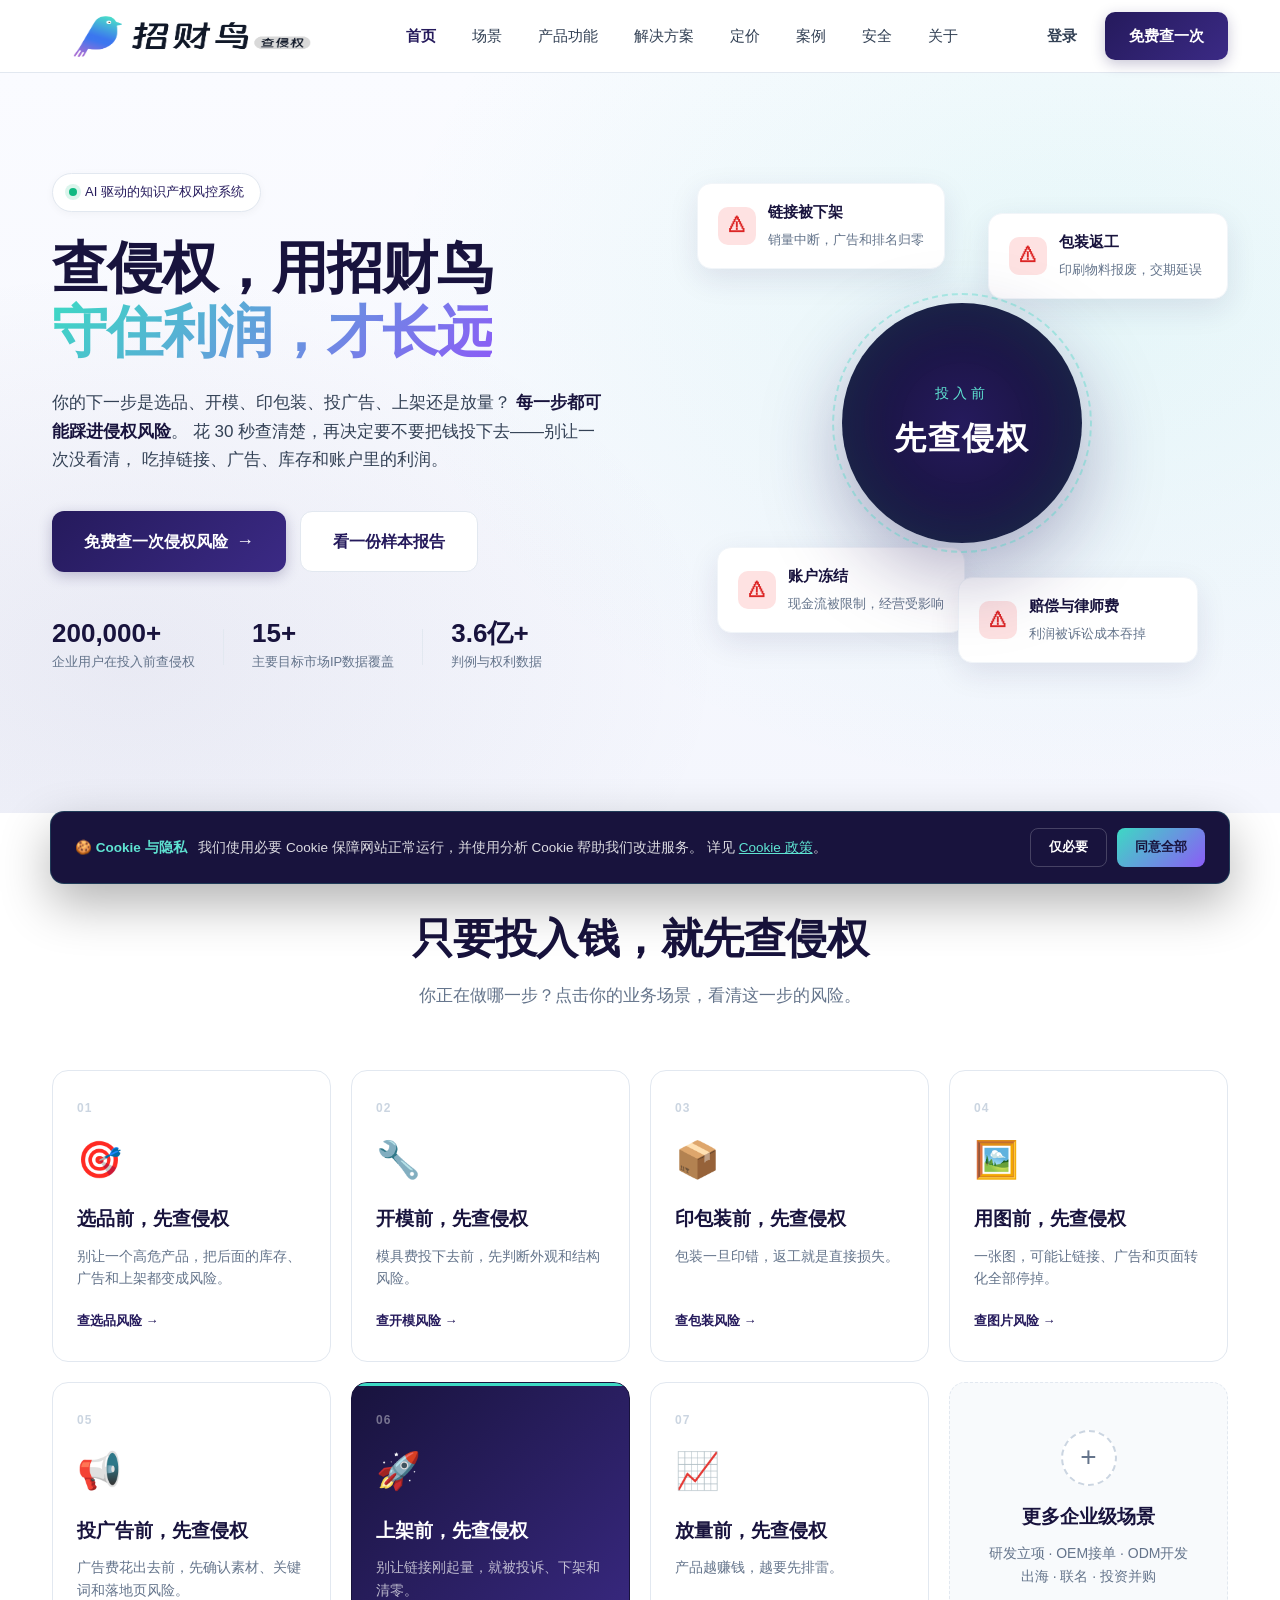
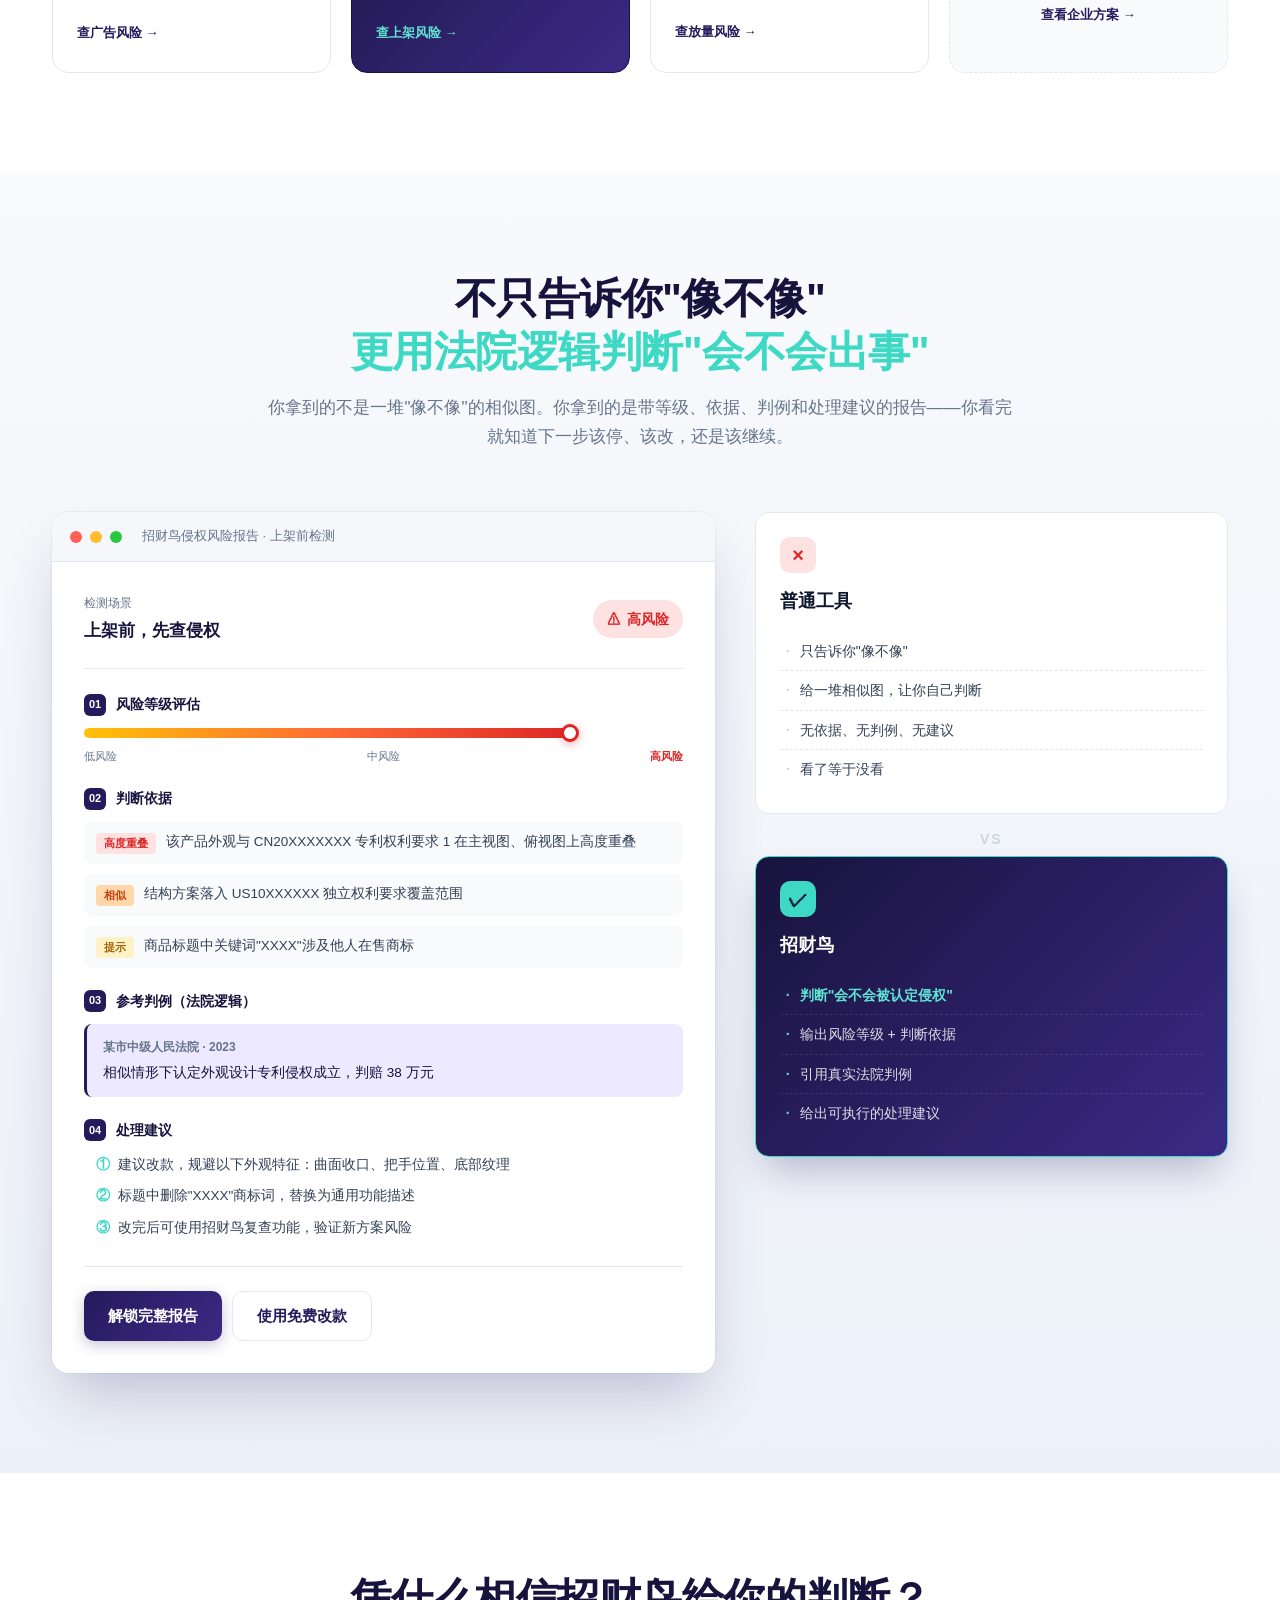
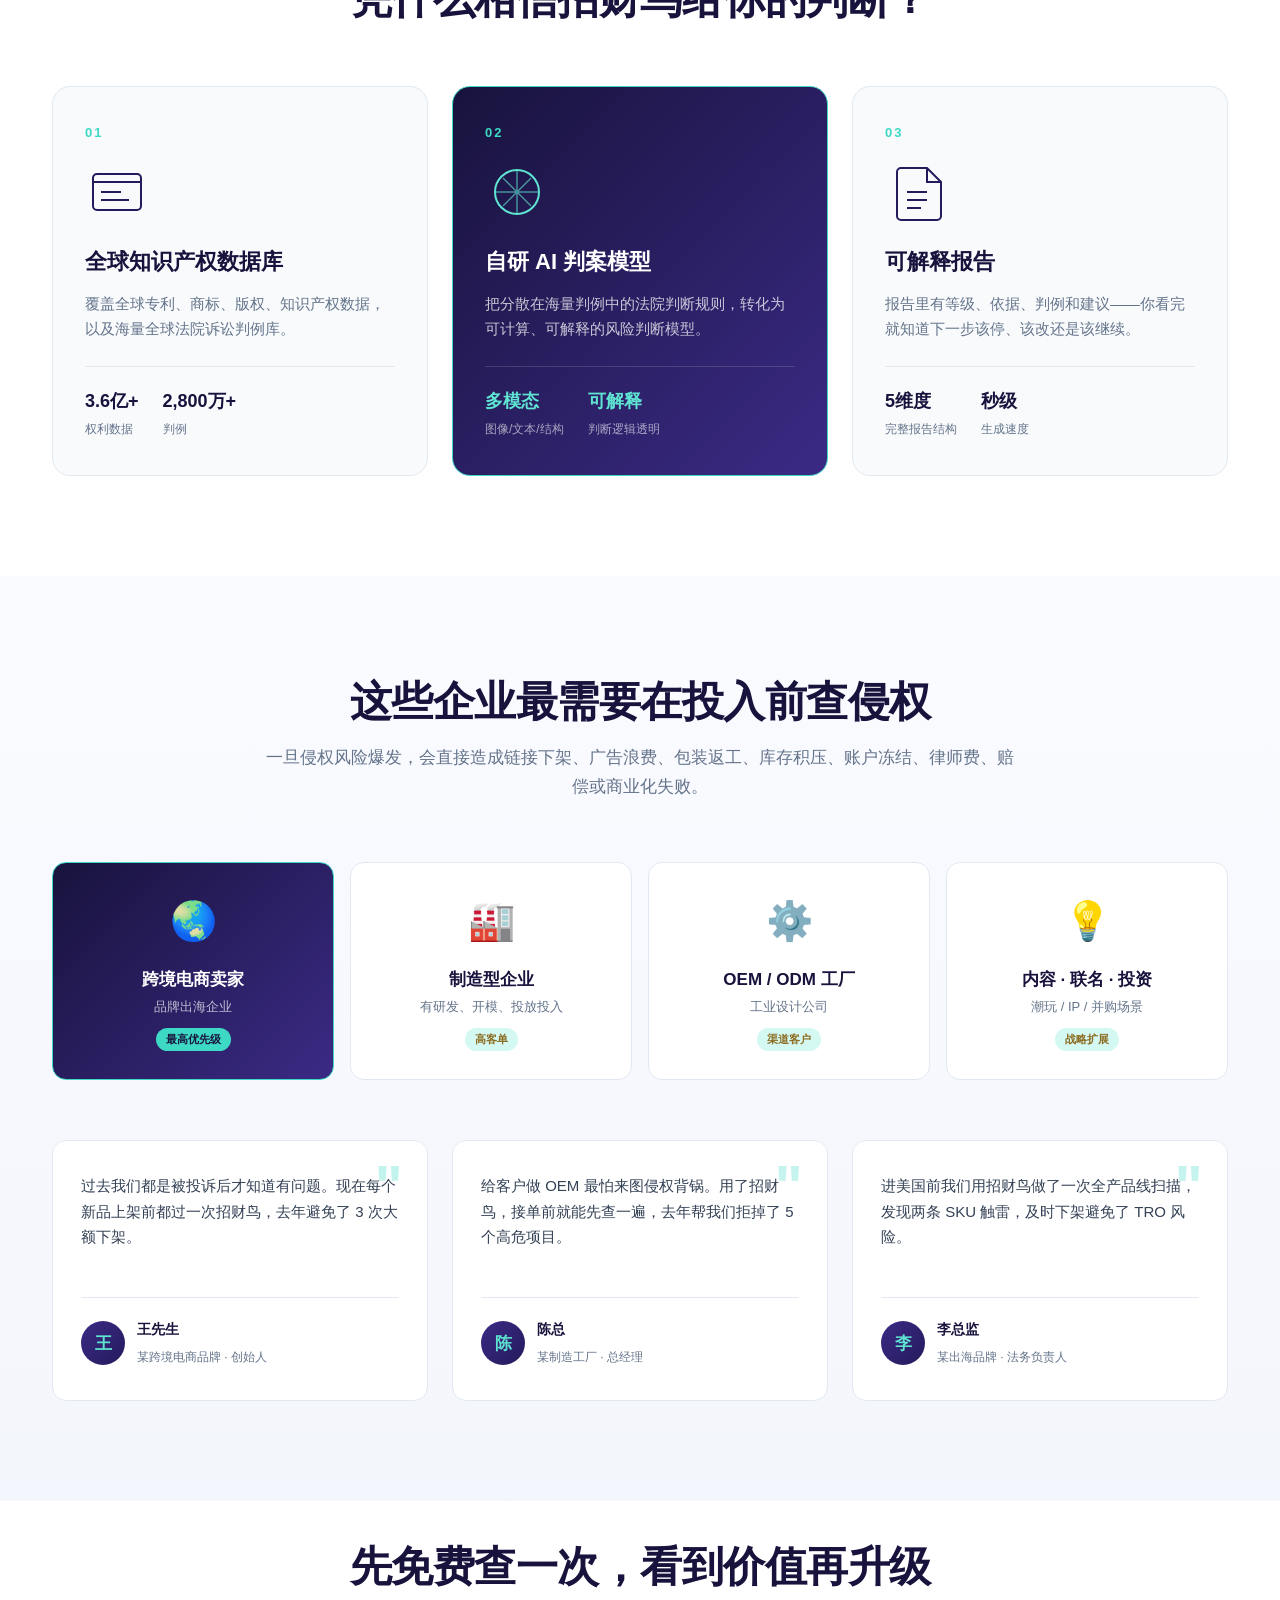
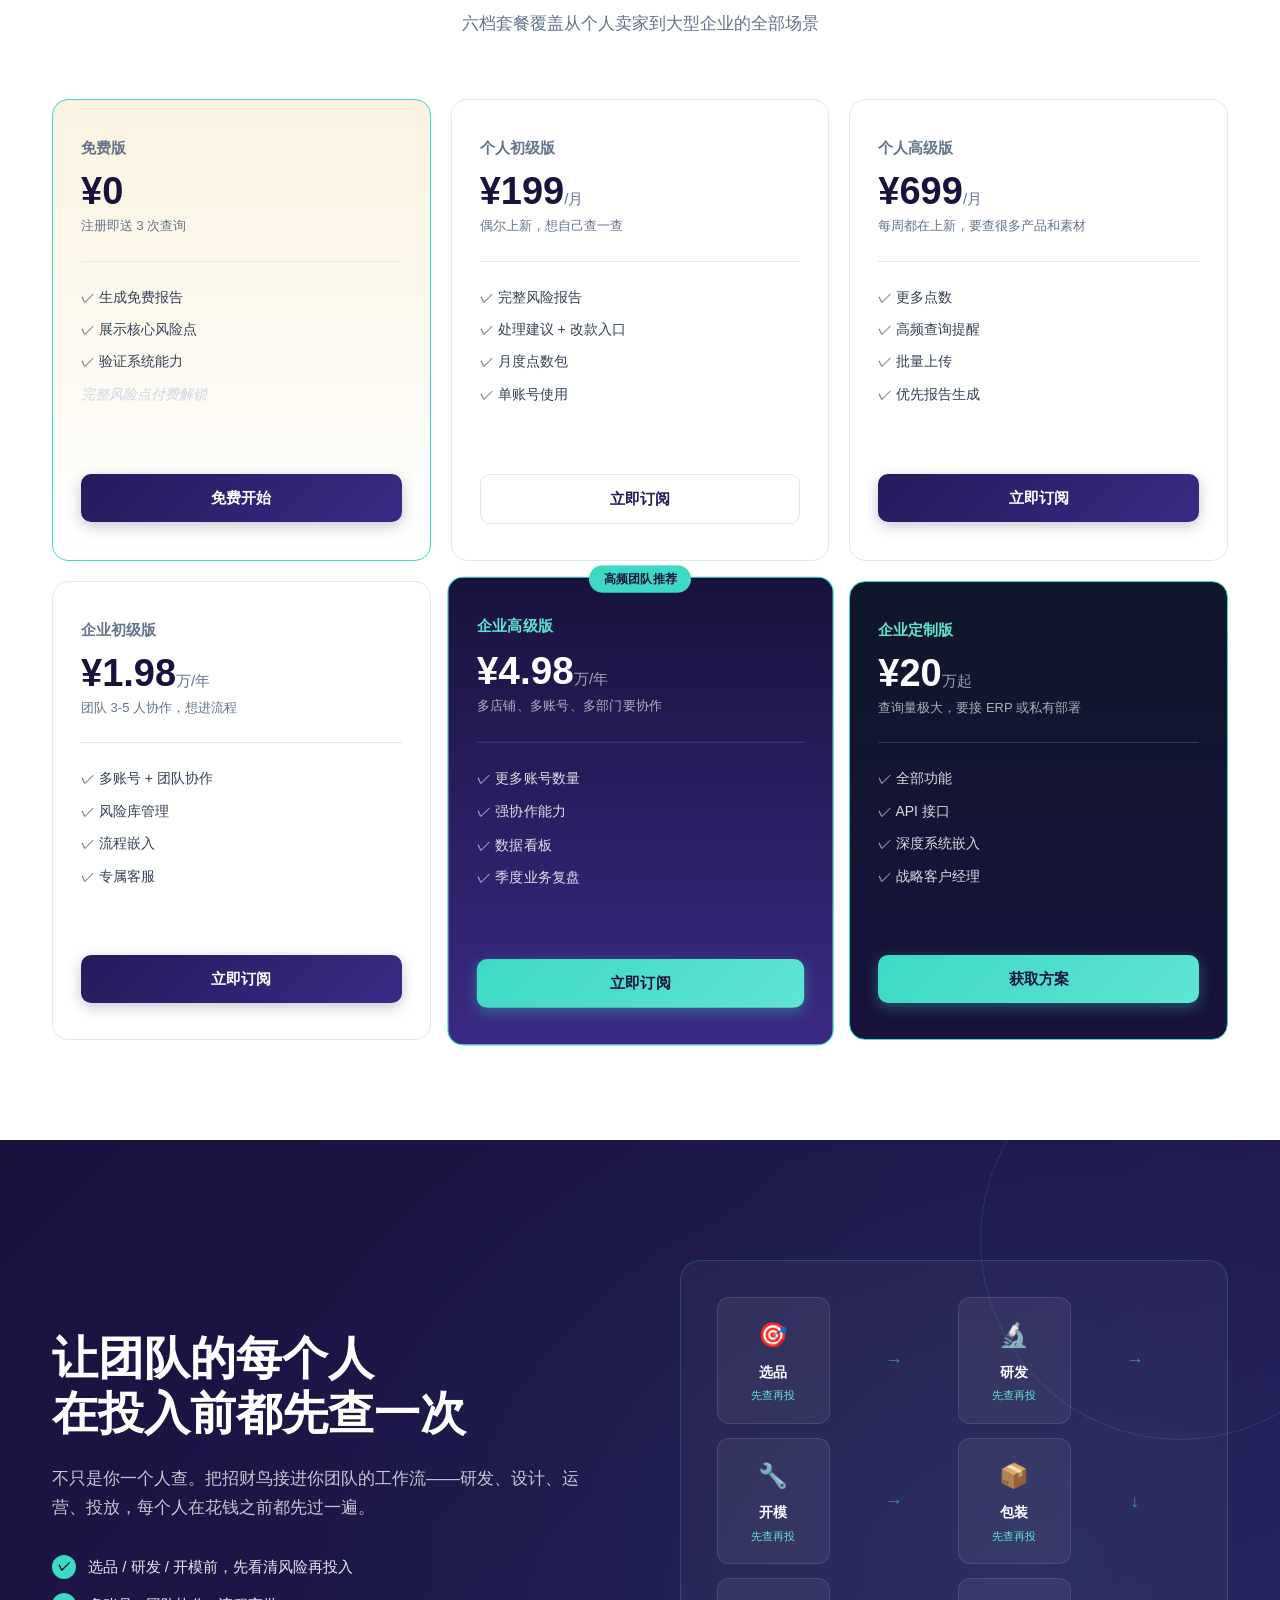
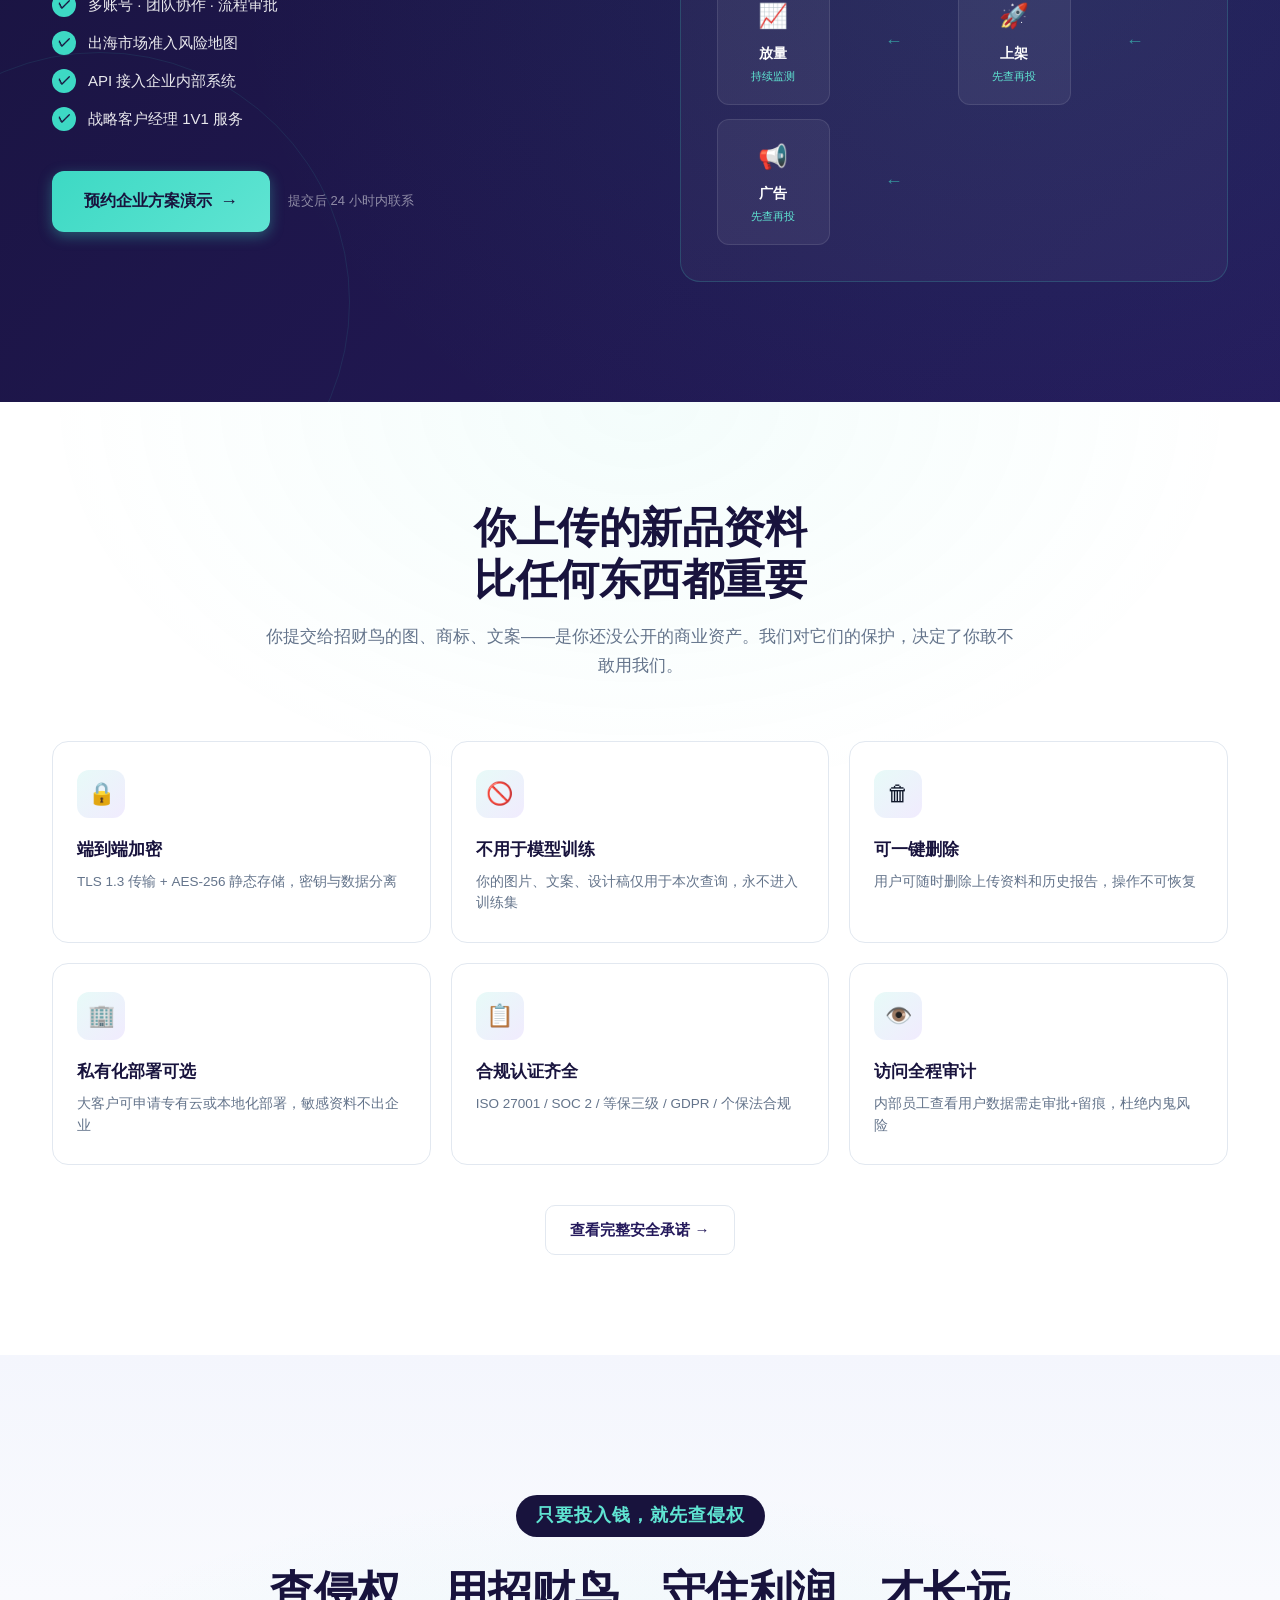
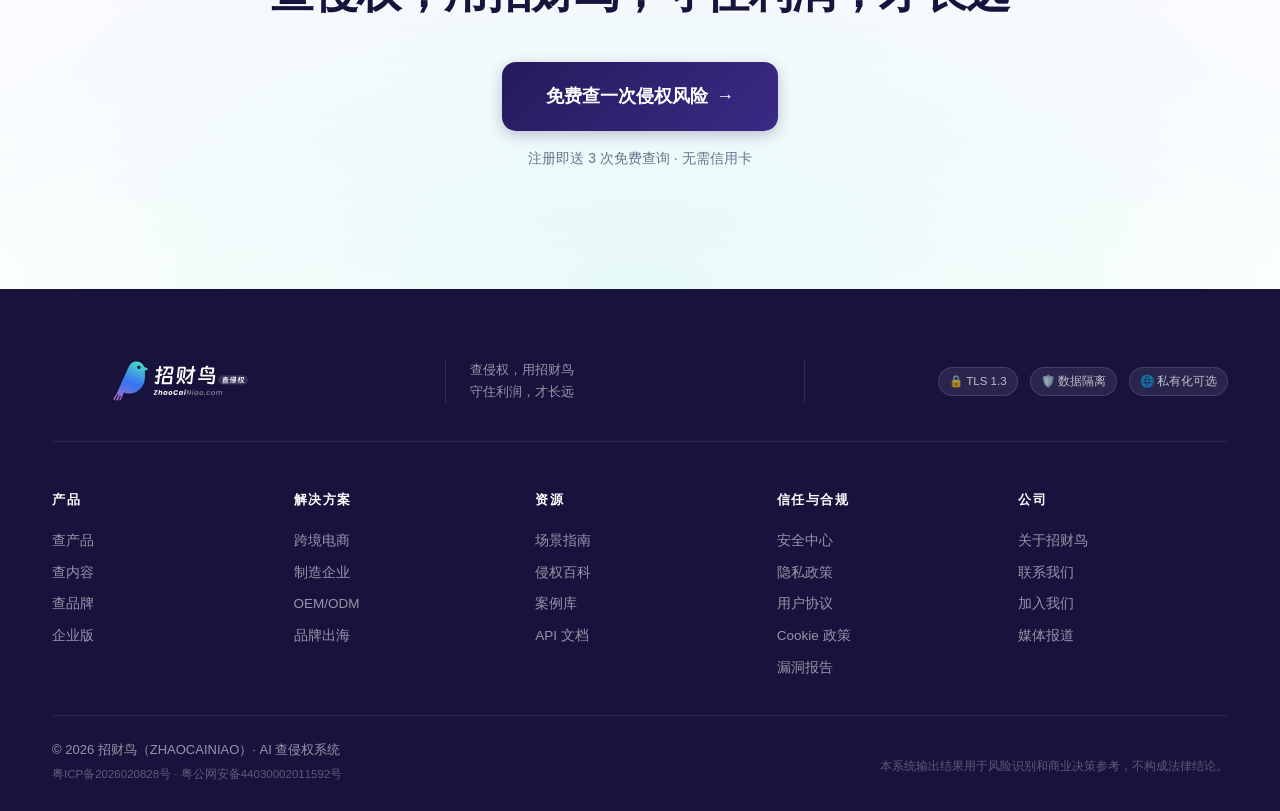
<file: index.html>
<!DOCTYPE html><html  lang="zh-CN"><head><meta charset="UTF-8">
<meta name="viewport" content="width=device-width, initial-scale=1.0, maximum-scale=1.0, user-scalable=no, viewport-fit=cover">
<title>招财鸟 — 查侵权，用招财鸟，守住利润，才长远</title>
<style>*,::backdrop,:after,:before{--tw-border-spacing-x:0;--tw-border-spacing-y:0;--tw-translate-x:0;--tw-translate-y:0;--tw-rotate:0;--tw-skew-x:0;--tw-skew-y:0;--tw-scale-x:1;--tw-scale-y:1;--tw-pan-x: ;--tw-pan-y: ;--tw-pinch-zoom: ;--tw-scroll-snap-strictness:proximity;--tw-gradient-from-position: ;--tw-gradient-via-position: ;--tw-gradient-to-position: ;--tw-ordinal: ;--tw-slashed-zero: ;--tw-numeric-figure: ;--tw-numeric-spacing: ;--tw-numeric-fraction: ;--tw-ring-inset: ;--tw-ring-offset-width:0px;--tw-ring-offset-color:#fff;--tw-ring-color:#3b82f680;--tw-ring-offset-shadow:0 0 #0000;--tw-ring-shadow:0 0 #0000;--tw-shadow:0 0 #0000;--tw-shadow-colored:0 0 #0000;--tw-blur: ;--tw-brightness: ;--tw-contrast: ;--tw-grayscale: ;--tw-hue-rotate: ;--tw-invert: ;--tw-saturate: ;--tw-sepia: ;--tw-drop-shadow: ;--tw-backdrop-blur: ;--tw-backdrop-brightness: ;--tw-backdrop-contrast: ;--tw-backdrop-grayscale: ;--tw-backdrop-hue-rotate: ;--tw-backdrop-invert: ;--tw-backdrop-opacity: ;--tw-backdrop-saturate: ;--tw-backdrop-sepia: ;--tw-contain-size: ;--tw-contain-layout: ;--tw-contain-paint: ;--tw-contain-style: }*,:after,:before{border:0 solid #e5e7eb;box-sizing:border-box}:after,:before{--tw-content:""}:host,html{line-height:1.5;-webkit-text-size-adjust:100%;font-family:-apple-system,BlinkMacSystemFont,PingFang SC,Hiragino Sans GB,Microsoft YaHei,Helvetica Neue,Arial,sans-serif;font-feature-settings:normal;font-variation-settings:normal;tab-size:4;-webkit-tap-highlight-color:transparent}body{line-height:inherit;margin:0}hr{border-top-width:1px;color:inherit;height:0}abbr:where([title]){-webkit-text-decoration:underline dotted;text-decoration:underline dotted}h1,h2,h3,h4,h5,h6{font-size:inherit;font-weight:inherit}a{color:inherit;text-decoration:inherit}b,strong{font-weight:bolder}code,kbd,pre,samp{font-family:ui-monospace,SFMono-Regular,Menlo,Monaco,Consolas,Liberation Mono,Courier New,monospace;font-feature-settings:normal;font-size:1em;font-variation-settings:normal}small{font-size:80%}sub,sup{font-size:75%;line-height:0;position:relative;vertical-align:initial}sub{bottom:-.25em}sup{top:-.5em}table{border-collapse:collapse;border-color:inherit;text-indent:0}button,input,optgroup,select,textarea{color:inherit;font-family:inherit;font-feature-settings:inherit;font-size:100%;font-variation-settings:inherit;font-weight:inherit;letter-spacing:inherit;line-height:inherit;margin:0;padding:0}button,select{text-transform:none}button,input:where([type=button]),input:where([type=reset]),input:where([type=submit]){-webkit-appearance:button;background-color:initial;background-image:none}:-moz-focusring{outline:auto}:-moz-ui-invalid{box-shadow:none}progress{vertical-align:initial}::-webkit-inner-spin-button,::-webkit-outer-spin-button{height:auto}[type=search]{-webkit-appearance:textfield;outline-offset:-2px}::-webkit-search-decoration{-webkit-appearance:none}::-webkit-file-upload-button{-webkit-appearance:button;font:inherit}summary{display:list-item}blockquote,dd,dl,figure,h1,h2,h3,h4,h5,h6,hr,p,pre{margin:0}fieldset{margin:0}fieldset,legend{padding:0}menu,ol,ul{list-style:none;margin:0;padding:0}dialog{padding:0}textarea{resize:vertical}input::placeholder,textarea::placeholder{color:#9ca3af;opacity:1}[role=button],button{cursor:pointer}:disabled{cursor:default}audio,canvas,embed,iframe,img,object,svg,video{display:block;vertical-align:middle}img,video{height:auto;max-width:100%}[hidden]:where(:not([hidden=until-found])){display:none}.container{width:100%}@media(min-width:640px){.container{max-width:640px}}@media(min-width:768px){.container{max-width:768px}}@media(min-width:1024px){.container{max-width:1024px}}@media(min-width:1280px){.container{max-width:1280px}}@media(min-width:1536px){.container{max-width:1536px}}.visible{visibility:visible}.collapse{visibility:collapse}.fixed{position:fixed}.absolute{position:absolute}.relative{position:relative}.sticky{position:sticky}.block{display:block}.flex{display:flex}.table{display:table}.grid{display:grid}.hidden{display:none}.flex-shrink{flex-shrink:1}.border-collapse{border-collapse:collapse}.transform{transform:translate(var(--tw-translate-x),var(--tw-translate-y)) rotate(var(--tw-rotate)) skew(var(--tw-skew-x)) skewY(var(--tw-skew-y)) scaleX(var(--tw-scale-x)) scaleY(var(--tw-scale-y))}.flex-wrap{flex-wrap:wrap}.border{border-width:1px}.uppercase{text-transform:uppercase}.italic{font-style:italic}.underline{text-decoration-line:underline}.blur{--tw-blur:blur(8px)}.blur,.filter{filter:var(--tw-blur) var(--tw-brightness) var(--tw-contrast) var(--tw-grayscale) var(--tw-hue-rotate) var(--tw-invert) var(--tw-saturate) var(--tw-sepia) var(--tw-drop-shadow)}.transition{transition-duration:.15s;transition-property:color,background-color,border-color,text-decoration-color,fill,stroke,opacity,box-shadow,transform,filter,backdrop-filter;transition-timing-function:cubic-bezier(.4,0,.2,1)}.ease-in-out{transition-timing-function:cubic-bezier(.4,0,.2,1)}</style>
<style>*,:after,:before{--tw-border-spacing-x:0;--tw-border-spacing-y:0;--tw-translate-x:0;--tw-translate-y:0;--tw-rotate:0;--tw-skew-x:0;--tw-skew-y:0;--tw-scale-x:1;--tw-scale-y:1;--tw-pan-x: ;--tw-pan-y: ;--tw-pinch-zoom: ;--tw-scroll-snap-strictness:proximity;--tw-gradient-from-position: ;--tw-gradient-via-position: ;--tw-gradient-to-position: ;--tw-ordinal: ;--tw-slashed-zero: ;--tw-numeric-figure: ;--tw-numeric-spacing: ;--tw-numeric-fraction: ;--tw-ring-inset: ;--tw-ring-offset-width:0px;--tw-ring-offset-color:#fff;--tw-ring-color:rgba(59,130,246,.5);--tw-ring-offset-shadow:0 0 #0000;--tw-ring-shadow:0 0 #0000;--tw-shadow:0 0 #0000;--tw-shadow-colored:0 0 #0000;--tw-blur: ;--tw-brightness: ;--tw-contrast: ;--tw-grayscale: ;--tw-hue-rotate: ;--tw-invert: ;--tw-saturate: ;--tw-sepia: ;--tw-drop-shadow: ;--tw-backdrop-blur: ;--tw-backdrop-brightness: ;--tw-backdrop-contrast: ;--tw-backdrop-grayscale: ;--tw-backdrop-hue-rotate: ;--tw-backdrop-invert: ;--tw-backdrop-opacity: ;--tw-backdrop-saturate: ;--tw-backdrop-sepia: ;--tw-contain-size: ;--tw-contain-layout: ;--tw-contain-paint: ;--tw-contain-style: }::backdrop{--tw-border-spacing-x:0;--tw-border-spacing-y:0;--tw-translate-x:0;--tw-translate-y:0;--tw-rotate:0;--tw-skew-x:0;--tw-skew-y:0;--tw-scale-x:1;--tw-scale-y:1;--tw-pan-x: ;--tw-pan-y: ;--tw-pinch-zoom: ;--tw-scroll-snap-strictness:proximity;--tw-gradient-from-position: ;--tw-gradient-via-position: ;--tw-gradient-to-position: ;--tw-ordinal: ;--tw-slashed-zero: ;--tw-numeric-figure: ;--tw-numeric-spacing: ;--tw-numeric-fraction: ;--tw-ring-inset: ;--tw-ring-offset-width:0px;--tw-ring-offset-color:#fff;--tw-ring-color:rgba(59,130,246,.5);--tw-ring-offset-shadow:0 0 #0000;--tw-ring-shadow:0 0 #0000;--tw-shadow:0 0 #0000;--tw-shadow-colored:0 0 #0000;--tw-blur: ;--tw-brightness: ;--tw-contrast: ;--tw-grayscale: ;--tw-hue-rotate: ;--tw-invert: ;--tw-saturate: ;--tw-sepia: ;--tw-drop-shadow: ;--tw-backdrop-blur: ;--tw-backdrop-brightness: ;--tw-backdrop-contrast: ;--tw-backdrop-grayscale: ;--tw-backdrop-hue-rotate: ;--tw-backdrop-invert: ;--tw-backdrop-opacity: ;--tw-backdrop-saturate: ;--tw-backdrop-sepia: ;--tw-contain-size: ;--tw-contain-layout: ;--tw-contain-paint: ;--tw-contain-style: }*,:after,:before{border:0 solid #e5e7eb;box-sizing:border-box}:after,:before{--tw-content:""}:host,html{line-height:1.5;-webkit-text-size-adjust:100%;font-family:-apple-system,BlinkMacSystemFont,PingFang SC,Hiragino Sans GB,Microsoft YaHei,Helvetica Neue,Arial,sans-serif;font-feature-settings:normal;font-variation-settings:normal;-moz-tab-size:4;-o-tab-size:4;tab-size:4;-webkit-tap-highlight-color:transparent}body{line-height:inherit;margin:0}hr{border-top-width:1px;color:inherit;height:0}abbr:where([title]){-webkit-text-decoration:underline dotted;text-decoration:underline dotted}h1,h2,h3,h4,h5,h6{font-size:inherit;font-weight:inherit}a{text-decoration:inherit}b,strong{font-weight:bolder}code,kbd,pre,samp{font-family:ui-monospace,SFMono-Regular,Menlo,Monaco,Consolas,Liberation Mono,Courier New,monospace;font-feature-settings:normal;font-size:1em;font-variation-settings:normal}small{font-size:80%}sub,sup{font-size:75%;line-height:0;position:relative;vertical-align:baseline}sub{bottom:-.25em}sup{top:-.5em}table{border-collapse:collapse;border-color:inherit;text-indent:0}button,input,optgroup,select,textarea{color:inherit;font-family:inherit;font-feature-settings:inherit;font-size:100%;font-variation-settings:inherit;font-weight:inherit;letter-spacing:inherit;line-height:inherit;margin:0;padding:0}button,select{text-transform:none}button,input:where([type=button]),input:where([type=reset]),input:where([type=submit]){-webkit-appearance:button;background-color:transparent;background-image:none}:-moz-focusring{outline:auto}:-moz-ui-invalid{box-shadow:none}progress{vertical-align:baseline}::-webkit-inner-spin-button,::-webkit-outer-spin-button{height:auto}[type=search]{-webkit-appearance:textfield;outline-offset:-2px}::-webkit-search-decoration{-webkit-appearance:none}::-webkit-file-upload-button{-webkit-appearance:button;font:inherit}summary{display:list-item}blockquote,dd,dl,figure,h1,h2,h3,h4,h5,h6,hr,p,pre{margin:0}fieldset{margin:0}fieldset,legend{padding:0}menu,ol,ul{list-style:none;margin:0;padding:0}dialog{padding:0}textarea{resize:vertical}input::-moz-placeholder,textarea::-moz-placeholder{color:#9ca3af;opacity:1}input::placeholder,textarea::placeholder{color:#9ca3af;opacity:1}[role=button],button{cursor:pointer}:disabled{cursor:default}audio,canvas,embed,iframe,img,object,svg,video{display:block;vertical-align:middle}img,video{height:auto;max-width:100%}[hidden]:where(:not([hidden=until-found])){display:none}.container{width:100%}@media(min-width:640px){.container{max-width:640px}}@media(min-width:768px){.container{max-width:768px}}@media(min-width:1024px){.container{max-width:1024px}}@media(min-width:1280px){.container{max-width:1280px}}@media(min-width:1536px){.container{max-width:1536px}}.visible{visibility:visible}.collapse{visibility:collapse}.fixed{position:fixed}.absolute{position:absolute}.relative{position:relative}.sticky{position:sticky}.block{display:block}.flex{display:flex}.table{display:table}.grid{display:grid}.hidden{display:none}.flex-shrink{flex-shrink:1}.border-collapse{border-collapse:collapse}.transform{transform:translate(var(--tw-translate-x),var(--tw-translate-y)) rotate(var(--tw-rotate)) skew(var(--tw-skew-x)) skewY(var(--tw-skew-y)) scaleX(var(--tw-scale-x)) scaleY(var(--tw-scale-y))}.flex-wrap{flex-wrap:wrap}.border{border-width:1px}.uppercase{text-transform:uppercase}.italic{font-style:italic}.underline{text-decoration-line:underline}.blur{--tw-blur:blur(8px)}.blur,.filter{filter:var(--tw-blur) var(--tw-brightness) var(--tw-contrast) var(--tw-grayscale) var(--tw-hue-rotate) var(--tw-invert) var(--tw-saturate) var(--tw-sepia) var(--tw-drop-shadow)}.transition{transition-duration:.15s;transition-property:color,background-color,border-color,text-decoration-color,fill,stroke,opacity,box-shadow,transform,filter,backdrop-filter;transition-timing-function:cubic-bezier(.4,0,.2,1)}.ease-in-out{transition-timing-function:cubic-bezier(.4,0,.2,1)}:root{--navy-900:#18133d;--navy-800:#251a5c;--navy-700:#3b2a85;--navy-600:#5b43b5;--navy-100:#ede9fe;--gold-500:#3dd9c4;--gold-400:#5fe4d2;--gold-100:#d4f9f2;--brand-grad:linear-gradient(135deg,#3dd9c4,#8b5cf6);--brand-grad-soft:linear-gradient(135deg,rgba(61,217,196,.12),rgba(139,92,246,.12));--red-500:#dc2626;--red-100:#fee2e2;--orange-500:#ea8a1f;--yellow-500:#f5c518;--green-500:#10b981;--gray-900:#0f172a;--gray-700:#334155;--gray-500:#64748b;--gray-300:#cbd5e1;--gray-200:#e2e8f0;--gray-100:#f1f5f9;--gray-50:#f8fafc;--white:#fff}*{box-sizing:border-box;margin:0;padding:0}body,html{background:var(--white);color:var(--gray-900);font-family:-apple-system,BlinkMacSystemFont,PingFang SC,Hiragino Sans GB,Microsoft YaHei,Helvetica Neue,Arial,sans-serif;font-size:16px;line-height:1.6;-webkit-font-smoothing:antialiased;-moz-osx-font-smoothing:grayscale}img{display:block;max-width:100%}a{color:inherit;text-decoration:none}ul{list-style:none}.container{margin:0 auto;max-width:1240px;padding:0 32px}.btn-ghost,.btn-gold,.btn-primary,.btn-secondary{align-items:center;border:none;border-radius:10px;cursor:pointer;display:inline-flex;font-size:15px;font-weight:600;gap:8px;justify-content:center;padding:12px 24px;transition:all .25s ease;white-space:nowrap}.btn-primary{background:linear-gradient(135deg,var(--navy-800) 0,var(--navy-700) 100%);box-shadow:0 4px 14px #251a5c40;color:#fff}.btn-primary:hover{box-shadow:0 8px 22px #251a5c59;transform:translateY(-2px)}.btn-gold{background:linear-gradient(135deg,var(--gold-500) 0,var(--gold-400) 100%);box-shadow:0 4px 14px #3dd9c459;color:var(--navy-900)}.btn-gold:hover{box-shadow:0 8px 22px #3dd9c473;transform:translateY(-2px)}.btn-secondary{background:#fff;border:1.5px solid var(--gray-200);color:var(--navy-800)}.btn-secondary:hover{border-color:var(--navy-800);transform:translateY(-2px)}.btn-ghost{background:transparent;color:var(--gray-700);padding:8px 16px}.btn-ghost:hover{color:var(--navy-800)}.btn-lg{border-radius:12px;font-size:16px;padding:16px 32px}.btn-xl{border-radius:14px;font-size:18px;padding:20px 44px}.btn-block{width:100%}.btn-arrow{font-size:18px;transition:transform .2s}.btn-gold:hover .btn-arrow,.btn-primary:hover .btn-arrow{transform:translate(4px)}.nav{-webkit-backdrop-filter:blur(12px);backdrop-filter:blur(12px);background:#fffffff2;border-bottom:1px solid var(--gray-200);position:sticky;top:0;z-index:100}.nav-inner{align-items:center;display:flex;height:72px;justify-content:space-between}.nav-links{display:flex;gap:36px}.nav-links a{color:var(--gray-700);font-size:15px;font-weight:500;transition:color .2s}.nav-links a:hover{color:var(--navy-800)}.nav-links a.active{color:#251a5c;font-weight:700}.nav-cta{align-items:center;display:flex;gap:12px}.section-head{margin:0 auto 60px;max-width:760px;text-align:center}.section-title{color:var(--navy-900);font-size:42px;font-weight:800;letter-spacing:-.5px;line-height:1.25;margin-bottom:16px}.title-gold{color:var(--gold-500)}.section-sub{color:var(--gray-500);font-size:17px;line-height:1.7}.sub-hero{background:radial-gradient(ellipse 600px 400px at 80% 30%,rgba(61,217,196,.1),transparent),linear-gradient(180deg,#fafbff,#f4f6fd);padding:80px 0 60px;text-align:center}.sub-hero-title{color:var(--navy-900);font-size:52px;font-weight:800;letter-spacing:-1px;line-height:1.2;margin-bottom:20px;margin-left:auto;margin-right:auto;max-width:880px}.sub-hero-title span{color:var(--gold-500)}.sub-hero-sub{color:var(--gray-500);font-size:18px;line-height:1.7;margin:0 auto 32px;max-width:680px}.sub-hero-cta{display:flex;gap:14px;justify-content:center}@media(max-width:1024px){.section-title,.sub-hero-title{font-size:34px}.container{padding:0 20px}}@media(max-width:640px){.section-title,.sub-hero-title{font-size:26px}.btn-lg,.btn-xl{font-size:15px;padding:14px 24px}.cookie-inner{flex-direction:column;gap:16px}}</style>
<style>.cookie-banner[data-v-6292ad33]{background:var(--navy-900);border:1px solid rgba(61,217,196,.2);border-radius:14px;bottom:16px;box-shadow:0 20px 50px #0000004d;color:#fff;display:none;left:16px;margin:0 auto;max-width:1180px;padding:16px 24px;position:fixed;right:16px;z-index:999}.cookie-banner.show[data-v-6292ad33]{display:block}.cookie-inner[data-v-6292ad33]{align-items:center;display:flex;gap:24px;justify-content:space-between;max-width:none;padding:0}.cookie-text[data-v-6292ad33]{color:#ffffffd9;font-size:13.5px;line-height:1.6}.cookie-text strong[data-v-6292ad33]{color:var(--gold-400);margin-right:8px}.cookie-text a[data-v-6292ad33]{color:var(--gold-400);text-decoration:underline}.cookie-actions[data-v-6292ad33]{display:flex;flex-shrink:0;gap:10px}.cookie-btn[data-v-6292ad33]{background:transparent;border:1px solid hsla(0,0%,100%,.2);border-radius:8px;color:#fff;cursor:pointer;font-size:13px;font-weight:600;padding:8px 18px;transition:all .2s}.cookie-btn-primary[data-v-6292ad33]{background:var(--brand-grad);border:none;color:var(--navy-900)}.cookie-btn-ghost[data-v-6292ad33]:hover{background:#ffffff1a}@media(max-width:768px){.cookie-banner[data-v-6292ad33]{border-radius:14px 14px 0 0;bottom:0;left:0;padding:16px;right:0}.cookie-inner[data-v-6292ad33]{flex-direction:column;gap:16px;text-align:center}}</style>
<style>.logo[data-v-c82dc087]{align-items:center;display:flex}.logo-img[data-v-c82dc087]{height:75px;width:280px}.menu-toggle[data-v-c82dc087]{background:none;border:none;cursor:pointer;display:none;flex-direction:column;gap:5px;height:32px;justify-content:center;padding:4px;width:32px}.menu-toggle span[data-v-c82dc087]{background:var(--gray-700);border-radius:2px;display:block;height:2px;transition:all .3s ease;width:100%}.menu-toggle.active span[data-v-c82dc087]:first-child{transform:translateY(7px) rotate(45deg)}.menu-toggle.active span[data-v-c82dc087]:nth-child(2){opacity:0}.menu-toggle.active span[data-v-c82dc087]:nth-child(3){transform:translateY(-7px) rotate(-45deg)}@media(max-width:1024px){.menu-toggle[data-v-c82dc087]{display:flex}.nav-links[data-v-c82dc087]{background:#fff;border-bottom:1px solid var(--gray-200);box-shadow:0 4px 12px #00000014;flex-direction:column;gap:0;left:0;opacity:0;padding:20px;position:fixed;right:0;top:72px;transform:translateY(-100%);transition:all .3s ease;visibility:hidden;z-index:99}.nav-links.active[data-v-c82dc087]{opacity:1;transform:translateY(0);visibility:visible}.nav-links a[data-v-c82dc087]{border-bottom:1px solid var(--gray-100);color:var(--gray-700);display:block;font-weight:500;padding:14px 0}.nav-links a[data-v-c82dc087]:last-child{border-bottom:none}.nav-links a[data-v-c82dc087]:hover{color:#251a5c}.nav-links a.active[data-v-c82dc087]{color:#251a5c;font-weight:700}.nav-cta[data-v-c82dc087]{display:none}}</style>
<style>.footer[data-v-797b10c9]{background:var(--navy-900);color:#ffffffb3;padding:64px 0 28px}.footer-grid[data-v-797b10c9]{display:grid;gap:40px 32px;grid-template-columns:repeat(5,1fr)}.footer-col-brand[data-v-797b10c9],.footer-grid[data-v-797b10c9]{border-bottom:1px solid hsla(0,0%,100%,.08);padding-bottom:32px}.footer-col-brand[data-v-797b10c9]{align-items:center;display:flex;flex-wrap:wrap;gap:32px;grid-column:1/-1;justify-content:space-between;margin-bottom:8px}.footer-col-brand .logo[data-v-797b10c9]{flex-shrink:0}.footer-col-brand .footer-slogan[data-v-797b10c9]{border-left:1px solid hsla(0,0%,100%,.1);border-right:1px solid hsla(0,0%,100%,.1);color:#ffffff8c;flex:1;font-size:13px;line-height:1.7;margin:0;max-width:360px;padding:0 24px}.footer-col-brand .footer-badges[data-v-797b10c9]{flex-shrink:0;margin-top:0}.logo[data-v-797b10c9]{align-items:center;display:flex;gap:0}.logo-img[data-v-797b10c9]{display:block;height:56px;width:260px}.footer-slogan[data-v-797b10c9]{color:#fff9;font-size:15px;line-height:1.7;margin-top:20px}.footer-badges[data-v-797b10c9]{display:flex;gap:12px;margin-top:16px}.fb[data-v-797b10c9]{background:#ffffff14;border:1px solid hsla(0,0%,100%,.12);border-radius:999px;font-size:11.5px;padding:4px 10px}.footer-col h5[data-v-797b10c9]{color:#fff;font-size:13px;font-weight:700;letter-spacing:1.5px;margin-bottom:14px}.footer-col a[data-v-797b10c9]{color:#ffffff8c;display:block;font-size:13.5px;padding:5px 0;transition:color .2s}.footer-col a[data-v-797b10c9]:hover{color:var(--gold-400)}.footer-bottom[data-v-797b10c9]{align-items:center;color:#fff6;display:flex;font-size:13px;justify-content:space-between;padding-top:24px}.footer-bottom-left p[data-v-797b10c9]:first-child{color:#ffffff8c;font-size:13px}.footer-meta[data-v-797b10c9]{margin-top:4px}.footer-disclaimer[data-v-797b10c9],.footer-meta[data-v-797b10c9]{color:#ffffff4d;font-size:11.5px}.footer-disclaimer[data-v-797b10c9]{margin-top:8px}@media(max-width:1100px){.footer-grid[data-v-797b10c9]{grid-template-columns:repeat(3,1fr)}.footer-col-brand[data-v-797b10c9]{align-items:flex-start;flex-direction:column;gap:18px}.footer-col-brand .footer-slogan[data-v-797b10c9]{border-left:none;border-right:none;max-width:100%;padding:0}}@media(max-width:720px){.footer-grid[data-v-797b10c9]{gap:32px 24px;grid-template-columns:repeat(2,1fr)}}@media(max-width:480px){.footer-grid[data-v-797b10c9]{grid-template-columns:1fr}}</style>
<style>.hero[data-v-ff39043a]{background:linear-gradient(180deg,#fafbff,#f4f6fd);overflow:hidden;padding:80px 0 120px;position:relative}.hero-bg[data-v-ff39043a]{background:radial-gradient(ellipse 700px 500px at 85% 30%,rgba(61,217,196,.1),transparent),radial-gradient(ellipse 600px 400px at 10% 80%,rgba(37,26,92,.06),transparent);inset:0;pointer-events:none;position:absolute}.hero-inner[data-v-ff39043a]{align-items:center;display:grid;gap:60px;grid-template-columns:1.1fr 1fr;position:relative}.hero-badge[data-v-ff39043a]{align-items:center;background:#fff;border:1px solid var(--gray-200);border-radius:999px;box-shadow:0 2px 8px #0000000a;color:var(--navy-800);display:inline-flex;font-size:13px;font-weight:500;gap:8px;margin-bottom:24px;padding:8px 16px}.hero-badge .dot[data-v-ff39043a]{background:var(--green-500);border-radius:50%;box-shadow:0 0 0 4px #10b98126;height:8px;width:8px}.hero-title[data-v-ff39043a]{color:var(--navy-900);font-size:56px;font-weight:800;letter-spacing:-1px;line-height:1.15;margin-bottom:24px}.hero-title-accent[data-v-ff39043a]{background:linear-gradient(135deg,var(--gold-500) 0,#8b5cf6 100%);-webkit-background-clip:text;background-clip:text;-webkit-text-fill-color:transparent}.hero-sub[data-v-ff39043a]{color:var(--gray-700);font-size:17px;line-height:1.7;margin-bottom:36px;max-width:560px}.hero-sub b[data-v-ff39043a]{color:var(--navy-900);font-weight:600}.hero-cta[data-v-ff39043a]{display:flex;gap:14px;margin-bottom:48px}.hero-trust[data-v-ff39043a]{align-items:center;display:flex;gap:28px}.trust-item[data-v-ff39043a]{display:flex;flex-direction:column}.trust-item strong[data-v-ff39043a]{color:var(--navy-900);font-size:26px;font-weight:800;line-height:1;margin-bottom:6px}.trust-item span[data-v-ff39043a]{color:var(--gray-500);font-size:13px}.trust-divider[data-v-ff39043a]{background:var(--gray-200);height:36px;width:1px}.hero-right[data-v-ff39043a]{height:540px;position:relative}.loss-card[data-v-ff39043a]{animation:float-ff39043a 6s ease-in-out infinite;background:#fff;border:1px solid var(--gray-100);border-radius:14px;box-shadow:0 10px 30px #251a5c1a;gap:12px;min-width:240px;padding:16px 20px;position:absolute}.loss-card[data-v-ff39043a],.loss-icon[data-v-ff39043a]{align-items:center;display:flex}.loss-icon[data-v-ff39043a]{background:var(--red-100);border-radius:10px;color:var(--red-500);flex-shrink:0;font-size:18px;font-weight:700;height:38px;justify-content:center;width:38px}.loss-text em[data-v-ff39043a]{color:var(--navy-900);display:block;font-size:15px;font-style:normal;font-weight:700;margin-bottom:2px}.loss-text span[data-v-ff39043a]{color:var(--gray-500);font-size:12.5px}.loss-card-1[data-v-ff39043a]{animation-delay:0s;left:0;top:30px}.loss-card-2[data-v-ff39043a]{animation-delay:1.5s;right:0;top:60px}.loss-card-3[data-v-ff39043a]{animation-delay:3s;bottom:60px;left:20px}.loss-card-4[data-v-ff39043a]{animation-delay:4.5s;bottom:30px;right:30px}@keyframes float-ff39043a{0%,to{transform:translateY(0)}50%{transform:translateY(-10px)}}.hero-center-orb[data-v-ff39043a]{align-items:center;background:radial-gradient(circle,var(--navy-800) 0,var(--navy-900) 70%);border-radius:50%;box-shadow:0 30px 80px #251a5c59,inset 0 0 60px #3dd9c426;display:flex;height:240px;justify-content:center;left:50%;position:absolute;top:50%;transform:translate(-50%,-50%);width:240px}.hero-center-orb[data-v-ff39043a]:before{animation:spin-ff39043a 30s linear infinite;border:2px dashed var(--gold-500);border-radius:50%;content:"";inset:-10px;opacity:.35;position:absolute}@keyframes spin-ff39043a{to{transform:rotate(1turn)}}.orb-inner[data-v-ff39043a]{color:#fff;text-align:center}.orb-text em[data-v-ff39043a]{color:var(--gold-400);display:block;font-size:14px;font-style:normal;letter-spacing:4px;margin-bottom:8px}.orb-text strong[data-v-ff39043a]{color:#fff;display:block;font-size:32px;font-weight:800;letter-spacing:2px}@media(max-width:1024px){.hero-title[data-v-ff39043a]{font-size:44px}.hero-inner[data-v-ff39043a]{gap:40px;grid-template-columns:1fr}.hero-right[data-v-ff39043a]{height:400px}}@media(max-width:640px){.hero-title[data-v-ff39043a]{font-size:34px}.hero-cta[data-v-ff39043a]{flex-direction:column}.hero-trust[data-v-ff39043a]{flex-wrap:wrap}}</style>
<style>.scenes[data-v-6b04dcb0]{background:var(--white);padding:100px 0}.scene-grid[data-v-6b04dcb0]{display:grid;gap:20px;grid-template-columns:repeat(4,1fr)}.scene-card[data-v-6b04dcb0]{background:var(--white);border:1.5px solid var(--gray-200);border-radius:16px;cursor:pointer;overflow:hidden;padding:28px 24px;position:relative;transition:all .3s ease}.scene-card[data-v-6b04dcb0]:hover{border-color:var(--navy-800);box-shadow:0 20px 40px #251a5c1f;transform:translateY(-6px)}.scene-card[data-v-6b04dcb0]:before{background:linear-gradient(90deg,var(--navy-800),var(--gold-500));content:"";height:3px;left:0;position:absolute;right:0;top:0;transform:scaleX(0);transform-origin:left;transition:transform .3s}.scene-card[data-v-6b04dcb0]:hover:before{transform:scaleX(1)}.scene-num[data-v-6b04dcb0]{color:var(--gray-300);font-size:12px;font-weight:700;letter-spacing:1px;margin-bottom:12px}.scene-icon[data-v-6b04dcb0]{font-size:36px;margin-bottom:16px}.scene-card h3[data-v-6b04dcb0]{color:var(--navy-900);font-size:19px;font-weight:700;margin-bottom:10px}.scene-card p[data-v-6b04dcb0]{color:var(--gray-500);font-size:14px;line-height:1.6;margin-bottom:18px;min-height:44px}.scene-link[data-v-6b04dcb0]{color:var(--navy-800);font-size:13px;font-weight:600}.scene-card-highlight[data-v-6b04dcb0]{background:linear-gradient(135deg,var(--navy-900),var(--navy-700));border-color:var(--navy-900);color:#fff}.scene-card-highlight .scene-num[data-v-6b04dcb0]{color:#fff6}.scene-card-highlight h3[data-v-6b04dcb0]{color:#fff}.scene-card-highlight p[data-v-6b04dcb0]{color:#ffffffb3}.scene-card-highlight .scene-link[data-v-6b04dcb0]{color:var(--gold-400)}.scene-card-highlight[data-v-6b04dcb0]:before{background:var(--gold-500);transform:scaleX(1)}.scene-card-more[data-v-6b04dcb0]{background:var(--gray-50);border-style:dashed;flex-direction:column;text-align:center}.scene-card-more[data-v-6b04dcb0],.scene-more-icon[data-v-6b04dcb0]{align-items:center;display:flex;justify-content:center}.scene-more-icon[data-v-6b04dcb0]{background:#fff;border:2px dashed var(--gray-300);border-radius:50%;color:var(--gray-500);font-size:28px;height:56px;margin-bottom:16px;width:56px}@media(max-width:1024px){.scene-grid[data-v-6b04dcb0]{grid-template-columns:repeat(2,1fr)}}@media(max-width:640px){.scene-grid[data-v-6b04dcb0]{grid-template-columns:1fr}}</style>
<style>.report[data-v-022a3e49]{background:linear-gradient(180deg,var(--gray-50) 0,#ecf0f8 100%);padding:100px 0}.report-demo[data-v-022a3e49]{align-items:start;display:grid;gap:40px;grid-template-columns:1.4fr 1fr}.report-window[data-v-022a3e49]{background:#fff;border-radius:16px;box-shadow:0 30px 60px -15px #251a5c40,0 0 0 1px #0000000a;overflow:hidden}.report-window-bar[data-v-022a3e49]{align-items:center;background:#f5f7fb;border-bottom:1px solid var(--gray-200);display:flex;gap:8px;padding:14px 18px}.report-window-bar .dot[data-v-022a3e49]{border-radius:50%;display:inline-block;height:12px;width:12px}.dot-red[data-v-022a3e49]{background:#ff5f57}.dot-yellow[data-v-022a3e49]{background:#ffbd2e}.dot-green[data-v-022a3e49]{background:#28c840}.window-title[data-v-022a3e49]{color:var(--gray-500);font-size:13px;font-weight:500;margin-left:12px}.report-body[data-v-022a3e49]{padding:32px}.report-header[data-v-022a3e49]{align-items:center;border-bottom:1px solid var(--gray-200);display:flex;justify-content:space-between;margin-bottom:24px;padding-bottom:24px}.report-meta[data-v-022a3e49]{display:flex;flex-direction:column;gap:4px}.meta-label[data-v-022a3e49]{color:var(--gray-500);font-size:12px}.meta-value[data-v-022a3e49]{color:var(--navy-900);font-size:17px;font-weight:700}.risk-tag[data-v-022a3e49]{align-items:center;border-radius:999px;display:inline-flex;font-size:14px;font-weight:700;gap:6px;padding:8px 14px}.risk-high[data-v-022a3e49]{background:var(--red-100);color:var(--red-500)}.risk-icon[data-v-022a3e49]{font-size:14px}.report-section[data-v-022a3e49]{margin-bottom:22px}.report-section-title[data-v-022a3e49]{color:var(--navy-900);display:flex;font-size:14px;gap:10px;margin-bottom:12px}.report-section-title[data-v-022a3e49],.step-num[data-v-022a3e49]{align-items:center;font-weight:700}.step-num[data-v-022a3e49]{background:var(--navy-800);border-radius:6px;color:#fff;display:inline-flex;font-size:11px;height:22px;justify-content:center;width:22px}.risk-bar[data-v-022a3e49],.risk-bar-fill[data-v-022a3e49]{position:relative}.risk-bar-fill[data-v-022a3e49]{background:linear-gradient(90deg,#ffc107,#ff6b35 50%,#dc2626);border-radius:999px;height:10px}.risk-bar-fill[data-v-022a3e49]:after{background:#fff;border:3px solid var(--red-500);border-radius:50%;box-shadow:0 2px 8px #dc262666;content:"";height:18px;position:absolute;right:-4px;top:50%;transform:translateY(-50%);width:18px}.risk-bar-labels[data-v-022a3e49]{color:var(--gray-500);display:flex;font-size:11px;justify-content:space-between;margin-top:10px}.risk-bar-labels .active[data-v-022a3e49]{color:var(--red-500);font-weight:700}.report-list[data-v-022a3e49]{display:flex;flex-direction:column;gap:10px}.report-list li[data-v-022a3e49]{align-items:flex-start;background:var(--gray-50);border-radius:8px;color:var(--gray-700);display:flex;font-size:13.5px;gap:10px;line-height:1.55;padding:10px 12px}.list-tag[data-v-022a3e49]{border-radius:4px;display:inline-block;flex-shrink:0;font-size:11px;font-weight:700;margin-top:1px;padding:2px 8px}.tag-red[data-v-022a3e49]{background:#fee2e2;color:#dc2626}.tag-orange[data-v-022a3e49]{background:#fed7aa;color:#c2410c}.tag-yellow[data-v-022a3e49]{background:#fef3c7;color:#a16207}.case-card[data-v-022a3e49]{background:var(--navy-100);border-left:3px solid var(--navy-800);border-radius:8px;padding:14px 16px}.case-court[data-v-022a3e49]{color:var(--gray-500);font-size:12px;font-weight:600;margin-bottom:4px}.case-desc[data-v-022a3e49]{color:var(--navy-900);font-size:13.5px;font-weight:500}.suggestions[data-v-022a3e49]{display:flex;flex-direction:column;gap:10px}.sg-item[data-v-022a3e49]{color:var(--gray-700);font-size:13.5px;line-height:1.6;padding-left:12px;position:relative}.sg-num[data-v-022a3e49]{color:var(--gold-500);font-weight:700;margin-right:4px}.report-footer-cta[data-v-022a3e49]{border-top:1px solid var(--gray-200);display:flex;gap:10px;margin-top:28px;padding-top:24px}.compare-block[data-v-022a3e49]{position:sticky;top:100px}.compare-item[data-v-022a3e49]{background:#fff;border:1.5px solid var(--gray-200);border-radius:14px;margin-bottom:14px;padding:24px}.compare-item-active[data-v-022a3e49]{background:linear-gradient(135deg,var(--navy-900),var(--navy-700));border-color:var(--gold-500);box-shadow:0 20px 40px -10px #251a5c4d;color:#fff}.compare-check[data-v-022a3e49],.compare-x[data-v-022a3e49]{align-items:center;border-radius:10px;display:flex;font-size:20px;font-weight:700;height:36px;justify-content:center;margin-bottom:14px;width:36px}.compare-x[data-v-022a3e49]{background:var(--red-100);color:var(--red-500)}.compare-check[data-v-022a3e49]{background:var(--gold-500);color:var(--navy-900)}.compare-title[data-v-022a3e49]{font-size:18px;font-weight:700;margin-bottom:16px}.compare-item ul li[data-v-022a3e49]{border-bottom:1px dashed var(--gray-200);color:var(--gray-700);font-size:14px;padding:8px 0 8px 20px;position:relative}.compare-item ul li[data-v-022a3e49]:before{color:var(--gray-300);content:"·";font-weight:700;left:6px;position:absolute}.compare-item ul li[data-v-022a3e49]:last-child{border-bottom:none}.compare-item-active ul li[data-v-022a3e49]{border-bottom-color:#ffffff1a;color:#ffffffd9}.compare-item-active ul li b[data-v-022a3e49],.compare-item-active ul li[data-v-022a3e49]:before{color:var(--gold-400)}.compare-vs[data-v-022a3e49]{color:var(--gray-300);font-size:14px;font-weight:800;letter-spacing:2px;margin:6px 0;text-align:center}@media(max-width:1024px){.report-demo[data-v-022a3e49]{grid-template-columns:1fr}}</style>
<style>.users[data-v-e2aed506]{background:linear-gradient(180deg,#fafbff,#f4f6fd);padding:100px 0}.user-tabs[data-v-e2aed506]{display:grid;gap:16px;grid-template-columns:repeat(4,1fr);margin-bottom:60px}.user-tab[data-v-e2aed506]{background:#fff;border:1.5px solid var(--gray-200);border-radius:14px;cursor:pointer;padding:28px 20px;position:relative;text-align:center;transition:all .3s}.user-tab[data-v-e2aed506]:hover{border-color:var(--navy-800);transform:translateY(-4px)}.user-tab-active[data-v-e2aed506]{background:linear-gradient(135deg,var(--navy-900),var(--navy-700));border-color:var(--gold-500);color:#fff}.user-tab-icon[data-v-e2aed506]{font-size:38px;margin-bottom:14px}.user-tab h4[data-v-e2aed506]{color:var(--navy-900);font-size:17px;font-weight:700;margin-bottom:4px}.user-tab-active h4[data-v-e2aed506]{color:#fff}.user-tab p[data-v-e2aed506]{color:var(--gray-500);font-size:13px}.user-tab-active p[data-v-e2aed506]{color:#ffffffb3}.user-tab-tag[data-v-e2aed506]{background:var(--gold-100);border-radius:999px;color:#8b6b1f;display:inline-block;font-size:11px;font-weight:700;margin-top:10px;padding:3px 10px}.user-tab-active .user-tab-tag[data-v-e2aed506]{background:var(--gold-500);color:var(--navy-900)}.testimonial-grid[data-v-e2aed506]{display:grid;gap:24px;grid-template-columns:repeat(3,1fr)}.testimonial[data-v-e2aed506]{background:#fff;border:1px solid var(--gray-200);border-radius:14px;padding:32px 28px;position:relative}.testi-quote[data-v-e2aed506]{color:var(--gold-500);font-size:60px;font-weight:800;line-height:1;opacity:.3;position:absolute;right:24px;top:16px}.testimonial p[data-v-e2aed506]{color:var(--gray-700);font-size:15px;line-height:1.7;margin-bottom:24px;min-height:100px}.testi-author[data-v-e2aed506]{border-top:1px solid var(--gray-200);gap:12px;padding-top:20px}.testi-author[data-v-e2aed506],.testi-avatar[data-v-e2aed506]{align-items:center;display:flex}.testi-avatar[data-v-e2aed506]{background:linear-gradient(135deg,var(--navy-700),var(--navy-800));border-radius:50%;color:var(--gold-400);font-size:17px;font-weight:700;height:44px;justify-content:center;width:44px}.testi-author strong[data-v-e2aed506]{color:var(--navy-900);display:block;font-size:14px;margin-bottom:2px}.testi-author span[data-v-e2aed506]{color:var(--gray-500);font-size:12px}@media(max-width:1024px){.testimonial-grid[data-v-e2aed506],.user-tabs[data-v-e2aed506]{grid-template-columns:repeat(2,1fr)}}@media(max-width:640px){.testimonial-grid[data-v-e2aed506],.user-tabs[data-v-e2aed506]{grid-template-columns:1fr}}</style>
<style>.enterprise[data-v-5866cef2]{background:radial-gradient(ellipse 800px 600px at 80% 50%,rgba(61,217,196,.08),transparent),linear-gradient(135deg,var(--navy-900) 0,var(--navy-800) 100%);color:#fff;overflow:hidden;padding:120px 0;position:relative}.enterprise[data-v-5866cef2]:before{border:1px solid rgba(61,217,196,.15);border-radius:50%;content:"";height:400px;position:absolute;right:-100px;top:-100px;width:400px}.enterprise[data-v-5866cef2]:after{border:1px solid rgba(61,217,196,.1);border-radius:50%;bottom:-150px;content:"";height:500px;left:-150px;position:absolute;width:500px}.enterprise-inner[data-v-5866cef2]{align-items:center;display:grid;gap:80px;grid-template-columns:1fr 1fr;position:relative;z-index:1}.enterprise-title[data-v-5866cef2]{color:#fff;font-size:46px;font-weight:800;line-height:1.2;margin:20px 0 24px}.enterprise-desc[data-v-5866cef2]{color:#ffffffbf;font-size:17px;line-height:1.7;margin-bottom:32px}.enterprise-list[data-v-5866cef2]{display:flex;flex-direction:column;gap:14px;margin-bottom:40px}.enterprise-list li[data-v-5866cef2]{color:#ffffffe6;font-size:15px;gap:12px}.check[data-v-5866cef2],.enterprise-list li[data-v-5866cef2]{align-items:center;display:flex}.check[data-v-5866cef2]{background:var(--gold-500);border-radius:50%;color:var(--navy-900);flex-shrink:0;font-size:13px;font-weight:800;height:24px;justify-content:center;width:24px}.enterprise-cta[data-v-5866cef2]{align-items:center;display:flex;gap:18px}.enterprise-note[data-v-5866cef2]{color:#ffffff80;font-size:13px}.flow-diagram[data-v-5866cef2]{background:#ffffff0a;border:1px solid rgba(61,217,196,.2);border-radius:20px;display:grid;gap:14px 8px;grid-template-columns:repeat(4,1fr);padding:36px}.flow-step[data-v-5866cef2]{background:#ffffff0f;border:1px solid hsla(0,0%,100%,.1);border-radius:12px;padding:18px 12px;text-align:center;transition:all .3s}.flow-step[data-v-5866cef2]:hover{background:#3dd9c426;border-color:var(--gold-500);transform:translateY(-3px)}.flow-step-empty[data-v-5866cef2]{background:transparent;border:none}.flow-icon[data-v-5866cef2]{font-size:24px;margin-bottom:6px}.flow-name[data-v-5866cef2]{color:#fff;font-size:14px;font-weight:700;margin-bottom:4px}.flow-tag[data-v-5866cef2]{color:var(--gold-400);font-size:11px}.flow-arrow[data-v-5866cef2]{align-items:center;color:var(--gold-500);display:flex;font-size:18px;justify-content:center;opacity:.6}@media(max-width:1024px){.enterprise-inner[data-v-5866cef2]{gap:40px;grid-template-columns:1fr}}</style>
<style>.trust[data-v-5c6d22c2]{background:#fff;padding:100px 0}.pillar-grid[data-v-5c6d22c2]{display:grid;gap:24px;grid-template-columns:repeat(3,1fr)}.pillar[data-v-5c6d22c2]{background:var(--gray-50);border:1.5px solid var(--gray-200);border-radius:18px;padding:36px 32px;transition:all .3s}.pillar[data-v-5c6d22c2]:hover{border-color:var(--navy-800);box-shadow:0 20px 40px #251a5c1a;transform:translateY(-6px)}.pillar-featured[data-v-5c6d22c2]{background:linear-gradient(135deg,var(--navy-900),var(--navy-700));border-color:var(--gold-500);color:#fff}.pillar-num[data-v-5c6d22c2]{color:var(--gold-500);font-size:13px;font-weight:700;letter-spacing:2px;margin-bottom:16px}.pillar-icon[data-v-5c6d22c2]{color:var(--navy-800);height:64px;margin-bottom:20px;width:64px}.pillar-featured .pillar-icon[data-v-5c6d22c2]{color:var(--gold-400)}.pillar h3[data-v-5c6d22c2]{color:var(--navy-900);font-size:22px;font-weight:700;margin-bottom:12px}.pillar-featured h3[data-v-5c6d22c2]{color:#fff}.pillar p[data-v-5c6d22c2]{color:var(--gray-500);font-size:15px;line-height:1.7;margin-bottom:24px}.pillar-featured p[data-v-5c6d22c2]{color:#ffffffbf}.pillar-stats[data-v-5c6d22c2]{border-top:1px solid var(--gray-200);display:flex;gap:24px;padding-top:20px}.pillar-featured .pillar-stats[data-v-5c6d22c2]{border-top-color:#ffffff26}.pillar-stats>div[data-v-5c6d22c2]{display:flex;flex-direction:column;gap:4px}.pillar-stats strong[data-v-5c6d22c2]{color:var(--navy-900);font-size:18px;font-weight:800}.pillar-featured .pillar-stats strong[data-v-5c6d22c2]{color:var(--gold-400)}.pillar-stats span[data-v-5c6d22c2]{color:var(--gray-500);font-size:12px}.pillar-featured .pillar-stats span[data-v-5c6d22c2]{color:#fff9}@media(max-width:1024px){.pillar-grid[data-v-5c6d22c2]{grid-template-columns:repeat(2,1fr)}}@media(max-width:640px){.pillar-grid[data-v-5c6d22c2]{grid-template-columns:1fr}}</style>
<style>.pricing[data-v-aac2baff]{background:#fff;padding:100px 0}.price-grid[data-v-aac2baff]{display:grid;gap:20px;grid-template-columns:repeat(3,1fr)}.price-card[data-v-aac2baff]{background:#fff;border:1.5px solid var(--gray-200);border-radius:16px;padding:36px 28px;position:relative;transition:all .3s}.price-card[data-v-aac2baff]:hover{border-color:var(--navy-800);box-shadow:0 20px 40px #251a5c1a;transform:translateY(-6px)}.price-card-free[data-v-aac2baff]{background:linear-gradient(180deg,#fbf3e0,#fff);border-color:var(--gold-500)}.price-card-popular[data-v-aac2baff]{background:linear-gradient(180deg,var(--navy-900),var(--navy-700));border-color:var(--gold-500);color:#fff;transform:scale(1.02)}.price-card-popular[data-v-aac2baff]:hover{transform:scale(1.02) translateY(-6px)}.price-popular-tag[data-v-aac2baff]{background:var(--gold-500);border-radius:999px;color:var(--navy-900);font-size:12px;font-weight:700;left:50%;padding:4px 14px;position:absolute;top:-12px;transform:translate(-50%);white-space:nowrap}.price-card-enterprise[data-v-aac2baff]{background:linear-gradient(180deg,var(--gray-900),var(--navy-900));border-color:var(--gold-500);color:#fff}.price-tier[data-v-aac2baff]{color:var(--gray-500);font-size:15px;font-weight:600;margin-bottom:12px}.price-card-enterprise .price-tier[data-v-aac2baff],.price-card-popular .price-tier[data-v-aac2baff]{color:var(--gold-400)}.price-amount[data-v-aac2baff]{color:var(--navy-900);font-size:38px;font-weight:800;line-height:1;margin-bottom:6px}.price-card-enterprise .price-amount[data-v-aac2baff],.price-card-popular .price-amount[data-v-aac2baff]{color:#fff}.price-amount em[data-v-aac2baff]{color:var(--gray-500);font-size:15px;font-style:normal;font-weight:500}.price-card-enterprise .price-amount em[data-v-aac2baff],.price-card-popular .price-amount em[data-v-aac2baff]{color:#fff9}.price-desc[data-v-aac2baff]{border-bottom:1px solid var(--gray-200);color:var(--gray-500);font-size:13px;margin-bottom:24px;padding-bottom:24px}.price-card-enterprise .price-desc[data-v-aac2baff],.price-card-popular .price-desc[data-v-aac2baff]{border-bottom-color:#ffffff26;color:#ffffffa6}.price-features[data-v-aac2baff]{display:flex;flex-direction:column;gap:10px;margin-bottom:28px;min-height:160px}.price-features li[data-v-aac2baff]{color:var(--gray-700);font-size:14px}.price-card-enterprise .price-features li[data-v-aac2baff],.price-card-popular .price-features li[data-v-aac2baff]{color:#ffffffd9}.price-features li.dim[data-v-aac2baff]{color:var(--gray-300);font-style:italic}@media(max-width:1024px){.price-grid[data-v-aac2baff]{grid-template-columns:repeat(2,1fr)}}@media(max-width:640px){.price-grid[data-v-aac2baff]{grid-template-columns:1fr}}</style>
<style>.trust-strip[data-v-8d8754e4]{background:radial-gradient(ellipse 600px 400px at 50% 0,rgba(61,217,196,.06),transparent),#fff;padding:100px 0;position:relative}.ts-grid[data-v-8d8754e4]{display:grid;gap:20px;grid-template-columns:repeat(3,1fr);margin-bottom:40px}.ts-card[data-v-8d8754e4]{background:#fff;border:1.5px solid var(--gray-200);border-radius:16px;overflow:hidden;padding:28px 24px;position:relative;transition:all .3s}.ts-card[data-v-8d8754e4]:before{background:var(--brand-grad);content:"";height:100%;left:0;opacity:0;position:absolute;top:0;transition:opacity .3s;width:4px}.ts-card[data-v-8d8754e4]:hover{border-color:var(--gold-500);box-shadow:0 16px 32px #251a5c14;transform:translateY(-4px)}.ts-card[data-v-8d8754e4]:hover:before{opacity:1}.ts-icon[data-v-8d8754e4]{align-items:center;background:var(--brand-grad-soft);border-radius:12px;display:flex;font-size:22px;height:48px;justify-content:center;margin-bottom:18px;width:48px}.ts-card h4[data-v-8d8754e4]{color:var(--navy-900);font-size:17px;font-weight:700;margin-bottom:8px}.ts-card p[data-v-8d8754e4]{color:var(--gray-500);font-size:13.5px;line-height:1.6}.ts-cta[data-v-8d8754e4]{text-align:center}@media(max-width:1024px){.ts-grid[data-v-8d8754e4]{grid-template-columns:repeat(2,1fr)}}@media(max-width:640px){.ts-grid[data-v-8d8754e4]{grid-template-columns:1fr}}</style>
<style>.final-cta[data-v-75471b98]{background:radial-gradient(ellipse 800px 400px at 50% 100%,rgba(61,217,196,.12),transparent),linear-gradient(180deg,#f4f6fd,#fff);padding:120px 0;text-align:center}.final-title[data-v-75471b98]{color:var(--navy-900);font-size:44px;font-weight:800;letter-spacing:-.5px;line-height:1.4;margin-bottom:40px}.final-title .hook[data-v-75471b98]{background:var(--navy-900);border-radius:999px;color:var(--gold-400);display:inline-block;font-size:18px;font-weight:600;letter-spacing:1px;margin-bottom:24px;padding:8px 20px}.final-buttons[data-v-75471b98]{margin-bottom:16px}.final-note[data-v-75471b98]{color:var(--gray-500);font-size:14px}@media(max-width:640px){.final-title[data-v-75471b98]{font-size:28px}.final-title .hook[data-v-75471b98]{font-size:14px}}</style>
<link rel="stylesheet" href="/_nuxt/TrustStripSection.iQtY680K.css" crossorigin>
<link rel="stylesheet" href="/_nuxt/PricingSection.DB1yLpWV.css" crossorigin>
<link rel="stylesheet" href="/_nuxt/FinalCtaSection.CKxeoguX.css" crossorigin>
<link rel="preload" as="fetch" crossorigin="anonymous" href="/_payload.json?44bab47d-7680-43de-b642-35fe1ce26671">
<link rel="modulepreload" as="script" crossorigin href="/_nuxt/DHElRL44.js">
<link rel="modulepreload" as="script" crossorigin href="/_nuxt/DJl-TVFh.js">
<link rel="modulepreload" as="script" crossorigin href="/_nuxt/f-vK1Lpc.js">
<link rel="modulepreload" as="script" crossorigin href="/_nuxt/DHx8iUe9.js">
<link rel="modulepreload" as="script" crossorigin href="/_nuxt/DjxhLxQc.js">
<link rel="modulepreload" as="script" crossorigin href="/_nuxt/6NRZUHvc.js">
<link rel="modulepreload" as="script" crossorigin href="/_nuxt/BzTAg8Lm.js">
<link rel="modulepreload" as="script" crossorigin href="/_nuxt/Dddm8coV.js">
<link rel="modulepreload" as="script" crossorigin href="/_nuxt/Bj_38Nf-.js">
<script type="module" src="/_nuxt/DHElRL44.js" crossorigin></script>
<meta name="referrer" content="strict-origin-when-cross-origin">
<meta http-equiv="X-Content-Type-Options" content="nosniff">
<meta name="format-detection" content="telephone=no">
<meta name="apple-mobile-web-app-capable" content="yes">
<meta name="apple-mobile-web-app-status-bar-style" content="black-translucent">
<link rel="icon" type="image/x-icon" href="/favicon.ico">
<meta name="description" content="招财鸟AI查侵权系统，帮助企业在选品、开模、印包装、用图、投广告、上架和放量前，判断侵权风险，避免利润被下架、投诉、冻结和诉讼吃掉。"></head><body><div id="__nuxt"><div><div><header class="nav" data-v-c82dc087><div class="container nav-inner" data-v-c82dc087><a aria-current="page" href="/" class="router-link-active router-link-exact-active logo" data-v-c82dc087><img src="/logo-compact.png" alt="招财鸟 · AI 查侵权" class="logo-img" data-v-c82dc087></a><button class="menu-toggle" data-v-c82dc087><span data-v-c82dc087></span><span data-v-c82dc087></span><span data-v-c82dc087></span></button><nav class="nav-links" data-v-c82dc087><a aria-current="page" href="/" class="router-link-active router-link-exact-active active" data-v-c82dc087>首页</a><a aria-current="page" href="/#scenes" class="router-link-active router-link-exact-active" data-v-c82dc087>场景</a><a href="/product" class="" data-v-c82dc087>产品功能</a><a href="/solutions" class="" data-v-c82dc087>解决方案</a><a href="/pricing" class="" data-v-c82dc087>定价</a><a aria-current="page" href="/#cases" class="router-link-active router-link-exact-active" data-v-c82dc087>案例</a><a href="/security" class="" data-v-c82dc087>安全</a><a href="/about" class="" data-v-c82dc087>关于</a></nav><div class="nav-cta" data-v-c82dc087><a href="#" class="btn-ghost" data-v-c82dc087>登录</a><a href="#cta" class="btn-primary" data-v-c82dc087>免费查一次</a></div></div></header><main><!--[--><div><!--[--><!----><!----><!--]--><section class="hero" data-v-ff39043a><div class="hero-bg" data-v-ff39043a></div><div class="container hero-inner" data-v-ff39043a><div class="hero-left" data-v-ff39043a><div class="hero-badge" data-v-ff39043a><span class="dot" data-v-ff39043a></span> AI 驱动的知识产权风控系统 </div><h1 class="hero-title" data-v-ff39043a> 查侵权，用招财鸟<br data-v-ff39043a><span class="hero-title-accent" data-v-ff39043a>守住利润，才长远</span></h1><p class="hero-sub" data-v-ff39043a> 你的下一步是选品、开模、印包装、投广告、上架还是放量？ <b data-v-ff39043a>每一步都可能踩进侵权风险</b>。 花 30 秒查清楚，再决定要不要把钱投下去——别让一次没看清， 吃掉链接、广告、库存和账户里的利润。 </p><div class="hero-cta" data-v-ff39043a><a href="#cta" class="btn-primary btn-lg" data-v-ff39043a> 免费查一次侵权风险 <span class="btn-arrow" data-v-ff39043a>→</span></a><a href="#report-demo" class="btn-secondary btn-lg" data-v-ff39043a>看一份样本报告</a></div><div class="hero-trust" data-v-ff39043a><div class="trust-item" data-v-ff39043a><strong data-v-ff39043a>200,000+</strong><span data-v-ff39043a>企业用户在投入前查侵权</span></div><div class="trust-divider" data-v-ff39043a></div><div class="trust-item" data-v-ff39043a><strong data-v-ff39043a>15+</strong><span data-v-ff39043a>主要目标市场IP数据覆盖</span></div><div class="trust-divider" data-v-ff39043a></div><div class="trust-item" data-v-ff39043a><strong data-v-ff39043a>3.6亿+</strong><span data-v-ff39043a>判例与权利数据</span></div></div></div><div class="hero-right" data-v-ff39043a><div class="loss-card loss-card-1" data-v-ff39043a><div class="loss-icon" data-v-ff39043a>⚠</div><div class="loss-text" data-v-ff39043a><em data-v-ff39043a>链接被下架</em><span data-v-ff39043a>销量中断，广告和排名归零</span></div></div><div class="loss-card loss-card-2" data-v-ff39043a><div class="loss-icon" data-v-ff39043a>⚠</div><div class="loss-text" data-v-ff39043a><em data-v-ff39043a>包装返工</em><span data-v-ff39043a>印刷物料报废，交期延误</span></div></div><div class="loss-card loss-card-3" data-v-ff39043a><div class="loss-icon" data-v-ff39043a>⚠</div><div class="loss-text" data-v-ff39043a><em data-v-ff39043a>账户冻结</em><span data-v-ff39043a>现金流被限制，经营受影响</span></div></div><div class="loss-card loss-card-4" data-v-ff39043a><div class="loss-icon" data-v-ff39043a>⚠</div><div class="loss-text" data-v-ff39043a><em data-v-ff39043a>赔偿与律师费</em><span data-v-ff39043a>利润被诉讼成本吞掉</span></div></div><div class="hero-center-orb" data-v-ff39043a><div class="orb-inner" data-v-ff39043a><div class="orb-text" data-v-ff39043a><em data-v-ff39043a>投入前</em><strong data-v-ff39043a>先查侵权</strong></div></div></div></div></div></section><section class="scenes" id="scenes" data-v-6b04dcb0><div class="container" data-v-6b04dcb0><div class="section-head" data-v-6b04dcb0><h2 class="section-title" data-v-6b04dcb0>只要投入钱，就先查侵权</h2><p class="section-sub" data-v-6b04dcb0>你正在做哪一步？点击你的业务场景，看清这一步的风险。</p></div><div class="scene-grid" data-v-6b04dcb0><a href="#" class="scene-card" data-v-6b04dcb0><div class="scene-num" data-v-6b04dcb0>01</div><div class="scene-icon" data-v-6b04dcb0>🎯</div><h3 data-v-6b04dcb0>选品前，先查侵权</h3><p data-v-6b04dcb0>别让一个高危产品，把后面的库存、广告和上架都变成风险。</p><span class="scene-link" data-v-6b04dcb0>查选品风险 →</span></a><a href="#" class="scene-card" data-v-6b04dcb0><div class="scene-num" data-v-6b04dcb0>02</div><div class="scene-icon" data-v-6b04dcb0>🔧</div><h3 data-v-6b04dcb0>开模前，先查侵权</h3><p data-v-6b04dcb0>模具费投下去前，先判断外观和结构风险。</p><span class="scene-link" data-v-6b04dcb0>查开模风险 →</span></a><a href="#" class="scene-card" data-v-6b04dcb0><div class="scene-num" data-v-6b04dcb0>03</div><div class="scene-icon" data-v-6b04dcb0>📦</div><h3 data-v-6b04dcb0>印包装前，先查侵权</h3><p data-v-6b04dcb0>包装一旦印错，返工就是直接损失。</p><span class="scene-link" data-v-6b04dcb0>查包装风险 →</span></a><a href="#" class="scene-card" data-v-6b04dcb0><div class="scene-num" data-v-6b04dcb0>04</div><div class="scene-icon" data-v-6b04dcb0>🖼️</div><h3 data-v-6b04dcb0>用图前，先查侵权</h3><p data-v-6b04dcb0>一张图，可能让链接、广告和页面转化全部停掉。</p><span class="scene-link" data-v-6b04dcb0>查图片风险 →</span></a><a href="#" class="scene-card" data-v-6b04dcb0><div class="scene-num" data-v-6b04dcb0>05</div><div class="scene-icon" data-v-6b04dcb0>📢</div><h3 data-v-6b04dcb0>投广告前，先查侵权</h3><p data-v-6b04dcb0>广告费花出去前，先确认素材、关键词和落地页风险。</p><span class="scene-link" data-v-6b04dcb0>查广告风险 →</span></a><a href="#" class="scene-card scene-card-highlight" data-v-6b04dcb0><div class="scene-num" data-v-6b04dcb0>06</div><div class="scene-icon" data-v-6b04dcb0>🚀</div><h3 data-v-6b04dcb0>上架前，先查侵权</h3><p data-v-6b04dcb0>别让链接刚起量，就被投诉、下架和清零。</p><span class="scene-link" data-v-6b04dcb0>查上架风险 →</span></a><a href="#" class="scene-card" data-v-6b04dcb0><div class="scene-num" data-v-6b04dcb0>07</div><div class="scene-icon" data-v-6b04dcb0>📈</div><h3 data-v-6b04dcb0>放量前，先查侵权</h3><p data-v-6b04dcb0>产品越赚钱，越要先排雷。</p><span class="scene-link" data-v-6b04dcb0>查放量风险 →</span></a><a href="/solutions" class="scene-card scene-card-more" data-v-6b04dcb0><div class="scene-more-icon" data-v-6b04dcb0>+</div><h3 data-v-6b04dcb0>更多企业级场景</h3><p data-v-6b04dcb0>研发立项 · OEM接单 · ODM开发<br data-v-6b04dcb0>出海 · 联名 · 投资并购</p><span class="scene-link" data-v-6b04dcb0>查看企业方案 →</span></a></div></div></section><section class="report" id="report-demo" data-v-022a3e49><div class="container" data-v-022a3e49><div class="section-head section-head-light" data-v-022a3e49><h2 class="section-title" data-v-022a3e49> 不只告诉你&quot;像不像&quot;<br data-v-022a3e49><span class="title-gold" data-v-022a3e49>更用法院逻辑判断&quot;会不会出事&quot;</span></h2><p class="section-sub" data-v-022a3e49> 你拿到的不是一堆&quot;像不像&quot;的相似图。你拿到的是带等级、依据、判例和处理建议的报告——你看完就知道下一步该停、该改，还是该继续。 </p></div><div class="report-demo" data-v-022a3e49><div class="report-window" data-v-022a3e49><div class="report-window-bar" data-v-022a3e49><span class="dot dot-red" data-v-022a3e49></span><span class="dot dot-yellow" data-v-022a3e49></span><span class="dot dot-green" data-v-022a3e49></span><span class="window-title" data-v-022a3e49>招财鸟侵权风险报告 · 上架前检测</span></div><div class="report-body" data-v-022a3e49><div class="report-header" data-v-022a3e49><div class="report-meta" data-v-022a3e49><span class="meta-label" data-v-022a3e49>检测场景</span><span class="meta-value" data-v-022a3e49>上架前，先查侵权</span></div><div class="risk-tag risk-high" data-v-022a3e49><span class="risk-icon" data-v-022a3e49>⚠</span> 高风险 </div></div><div class="report-section" data-v-022a3e49><div class="report-section-title" data-v-022a3e49><span class="step-num" data-v-022a3e49>01</span> 风险等级评估 </div><div class="risk-bar" data-v-022a3e49><div class="risk-bar-fill" style="width:82%;" data-v-022a3e49></div><div class="risk-bar-labels" data-v-022a3e49><span data-v-022a3e49>低风险</span><span data-v-022a3e49>中风险</span><span class="active" data-v-022a3e49>高风险</span></div></div></div><div class="report-section" data-v-022a3e49><div class="report-section-title" data-v-022a3e49><span class="step-num" data-v-022a3e49>02</span> 判断依据 </div><ul class="report-list" data-v-022a3e49><li data-v-022a3e49><span class="list-tag tag-red" data-v-022a3e49>高度重叠</span> 该产品外观与 CN20XXXXXXX 专利权利要求 1 在主视图、俯视图上高度重叠 </li><li data-v-022a3e49><span class="list-tag tag-orange" data-v-022a3e49>相似</span> 结构方案落入 US10XXXXXX 独立权利要求覆盖范围 </li><li data-v-022a3e49><span class="list-tag tag-yellow" data-v-022a3e49>提示</span> 商品标题中关键词&quot;XXXX&quot;涉及他人在售商标 </li></ul></div><div class="report-section" data-v-022a3e49><div class="report-section-title" data-v-022a3e49><span class="step-num" data-v-022a3e49>03</span> 参考判例（法院逻辑） </div><div class="case-card" data-v-022a3e49><div class="case-court" data-v-022a3e49>某市中级人民法院 · 2023</div><div class="case-desc" data-v-022a3e49>相似情形下认定外观设计专利侵权成立，判赔 38 万元</div></div></div><div class="report-section" data-v-022a3e49><div class="report-section-title" data-v-022a3e49><span class="step-num" data-v-022a3e49>04</span> 处理建议 </div><div class="suggestions" data-v-022a3e49><div class="sg-item" data-v-022a3e49><span class="sg-num" data-v-022a3e49>①</span> 建议改款，规避以下外观特征：曲面收口、把手位置、底部纹理 </div><div class="sg-item" data-v-022a3e49><span class="sg-num" data-v-022a3e49>②</span> 标题中删除&quot;XXXX&quot;商标词，替换为通用功能描述 </div><div class="sg-item" data-v-022a3e49><span class="sg-num" data-v-022a3e49>③</span> 改完后可使用招财鸟复查功能，验证新方案风险 </div></div></div><div class="report-footer-cta" data-v-022a3e49><a href="#" class="btn-primary" data-v-022a3e49>解锁完整报告</a><a href="#" class="btn-secondary" data-v-022a3e49>使用免费改款</a></div></div></div><div class="compare-block" data-v-022a3e49><div class="compare-item" data-v-022a3e49><div class="compare-x" data-v-022a3e49>×</div><div class="compare-title" data-v-022a3e49>普通工具</div><ul data-v-022a3e49><li data-v-022a3e49>只告诉你&quot;像不像&quot;</li><li data-v-022a3e49>给一堆相似图，让你自己判断</li><li data-v-022a3e49>无依据、无判例、无建议</li><li data-v-022a3e49>看了等于没看</li></ul></div><div class="compare-vs" data-v-022a3e49>VS</div><div class="compare-item compare-item-active" data-v-022a3e49><div class="compare-check" data-v-022a3e49>✓</div><div class="compare-title" data-v-022a3e49>招财鸟</div><ul data-v-022a3e49><li data-v-022a3e49><b data-v-022a3e49>判断&quot;会不会被认定侵权&quot;</b></li><li data-v-022a3e49>输出风险等级 + 判断依据</li><li data-v-022a3e49>引用真实法院判例</li><li data-v-022a3e49>给出可执行的处理建议</li></ul></div></div></div></div></section><section class="trust" data-v-5c6d22c2><div class="container" data-v-5c6d22c2><div class="section-head" data-v-5c6d22c2><h2 class="section-title" data-v-5c6d22c2>凭什么相信招财鸟给你的判断？</h2><!----></div><div class="pillar-grid" data-v-5c6d22c2><div class="pillar" data-v-5c6d22c2><div class="pillar-num" data-v-5c6d22c2>01</div><div class="pillar-icon" data-v-5c6d22c2><svg viewBox="0 0 64 64" fill="none" data-v-5c6d22c2><rect x="8" y="14" width="48" height="36" rx="4" stroke="currentColor" stroke-width="2" data-v-5c6d22c2></rect><path d="M8 22h48M16 32h20M16 40h28" stroke="currentColor" stroke-width="2" data-v-5c6d22c2></path></svg></div><h3 data-v-5c6d22c2>全球知识产权数据库</h3><p data-v-5c6d22c2>覆盖全球专利、商标、版权、知识产权数据，以及海量全球法院诉讼判例库。</p><div class="pillar-stats" data-v-5c6d22c2><div data-v-5c6d22c2><strong data-v-5c6d22c2>3.6亿+</strong><span data-v-5c6d22c2>权利数据</span></div><div data-v-5c6d22c2><strong data-v-5c6d22c2>2,800万+</strong><span data-v-5c6d22c2>判例</span></div></div></div><div class="pillar pillar-featured" data-v-5c6d22c2><div class="pillar-num" data-v-5c6d22c2>02</div><div class="pillar-icon" data-v-5c6d22c2><svg viewBox="0 0 64 64" fill="none" data-v-5c6d22c2><circle cx="32" cy="32" r="22" stroke="currentColor" stroke-width="2" data-v-5c6d22c2></circle><path d="M32 10v44M10 32h44M18 18l28 28M46 18L18 46" stroke="currentColor" stroke-width="1.5" opacity="0.6" data-v-5c6d22c2></path></svg></div><h3 data-v-5c6d22c2>自研 AI 判案模型</h3><p data-v-5c6d22c2>把分散在海量判例中的法院判断规则，转化为可计算、可解释的风险判断模型。</p><div class="pillar-stats" data-v-5c6d22c2><div data-v-5c6d22c2><strong data-v-5c6d22c2>多模态</strong><span data-v-5c6d22c2>图像/文本/结构</span></div><div data-v-5c6d22c2><strong data-v-5c6d22c2>可解释</strong><span data-v-5c6d22c2>判断逻辑透明</span></div></div></div><div class="pillar" data-v-5c6d22c2><div class="pillar-num" data-v-5c6d22c2>03</div><div class="pillar-icon" data-v-5c6d22c2><svg viewBox="0 0 64 64" fill="none" data-v-5c6d22c2><path d="M16 8h26l14 14v34a4 4 0 01-4 4H16a4 4 0 01-4-4V12a4 4 0 014-4z" stroke="currentColor" stroke-width="2" data-v-5c6d22c2></path><path d="M42 8v14h14M22 32h20M22 40h20M22 48h14" stroke="currentColor" stroke-width="2" data-v-5c6d22c2></path></svg></div><h3 data-v-5c6d22c2>可解释报告</h3><p data-v-5c6d22c2>报告里有等级、依据、判例和建议——你看完就知道下一步该停、该改还是该继续。</p><div class="pillar-stats" data-v-5c6d22c2><div data-v-5c6d22c2><strong data-v-5c6d22c2>5维度</strong><span data-v-5c6d22c2>完整报告结构</span></div><div data-v-5c6d22c2><strong data-v-5c6d22c2>秒级</strong><span data-v-5c6d22c2>生成速度</span></div></div></div></div></div></section><section class="users" id="cases" data-v-e2aed506><div class="container" data-v-e2aed506><div class="section-head" data-v-e2aed506><h2 class="section-title" data-v-e2aed506>这些企业最需要在投入前查侵权</h2><p class="section-sub" data-v-e2aed506> 一旦侵权风险爆发，会直接造成链接下架、广告浪费、包装返工、库存积压、账户冻结、律师费、赔偿或商业化失败。 </p></div><div class="user-tabs" data-v-e2aed506><div class="user-tab user-tab-active" data-v-e2aed506><div class="user-tab-icon" data-v-e2aed506>🌏</div><h4 data-v-e2aed506>跨境电商卖家</h4><p data-v-e2aed506>品牌出海企业</p><span class="user-tab-tag" data-v-e2aed506>最高优先级</span></div><div class="user-tab" data-v-e2aed506><div class="user-tab-icon" data-v-e2aed506>🏭</div><h4 data-v-e2aed506>制造型企业</h4><p data-v-e2aed506>有研发、开模、投放投入</p><span class="user-tab-tag" data-v-e2aed506>高客单</span></div><div class="user-tab" data-v-e2aed506><div class="user-tab-icon" data-v-e2aed506>⚙️</div><h4 data-v-e2aed506>OEM / ODM 工厂</h4><p data-v-e2aed506>工业设计公司</p><span class="user-tab-tag" data-v-e2aed506>渠道客户</span></div><div class="user-tab" data-v-e2aed506><div class="user-tab-icon" data-v-e2aed506>💡</div><h4 data-v-e2aed506>内容 · 联名 · 投资</h4><p data-v-e2aed506>潮玩 / IP / 并购场景</p><span class="user-tab-tag" data-v-e2aed506>战略扩展</span></div></div><div class="testimonial-grid" data-v-e2aed506><div class="testimonial" data-v-e2aed506><div class="testi-quote" data-v-e2aed506>&quot;</div><p data-v-e2aed506>过去我们都是被投诉后才知道有问题。现在每个新品上架前都过一次招财鸟，去年避免了 3 次大额下架。</p><div class="testi-author" data-v-e2aed506><div class="testi-avatar" data-v-e2aed506>王</div><div data-v-e2aed506><strong data-v-e2aed506>王先生</strong><span data-v-e2aed506>某跨境电商品牌 · 创始人</span></div></div></div><div class="testimonial" data-v-e2aed506><div class="testi-quote" data-v-e2aed506>&quot;</div><p data-v-e2aed506>给客户做 OEM 最怕来图侵权背锅。用了招财鸟，接单前就能先查一遍，去年帮我们拒掉了 5 个高危项目。</p><div class="testi-author" data-v-e2aed506><div class="testi-avatar" data-v-e2aed506>陈</div><div data-v-e2aed506><strong data-v-e2aed506>陈总</strong><span data-v-e2aed506>某制造工厂 · 总经理</span></div></div></div><div class="testimonial" data-v-e2aed506><div class="testi-quote" data-v-e2aed506>&quot;</div><p data-v-e2aed506>进美国前我们用招财鸟做了一次全产品线扫描，发现两条 SKU 触雷，及时下架避免了 TRO 风险。</p><div class="testi-author" data-v-e2aed506><div class="testi-avatar" data-v-e2aed506>李</div><div data-v-e2aed506><strong data-v-e2aed506>李总监</strong><span data-v-e2aed506>某出海品牌 · 法务负责人</span></div></div></div></div></div></section><section class="pricing" style="padding-top:40px;" data-v-aac2baff><div class="container" data-v-aac2baff><div class="section-head" data-v-aac2baff><h2 class="section-title" data-v-aac2baff>先免费查一次，看到价值再升级</h2><p class="section-sub" data-v-aac2baff>六档套餐覆盖从个人卖家到大型企业的全部场景</p></div><div class="price-grid" data-v-aac2baff><div class="price-card price-card-free" data-v-aac2baff><div class="price-tier" data-v-aac2baff>免费版</div><div class="price-amount" data-v-aac2baff>¥0</div><div class="price-desc" data-v-aac2baff>注册即送 3 次查询</div><ul class="price-features" data-v-aac2baff><li data-v-aac2baff>✓ 生成免费报告</li><li data-v-aac2baff>✓ 展示核心风险点</li><li data-v-aac2baff>✓ 验证系统能力</li><li class="dim" data-v-aac2baff>完整风险点付费解锁</li></ul><a href="#" class="btn-primary btn-block" data-v-aac2baff>免费开始</a></div><div class="price-card" data-v-aac2baff><div class="price-tier" data-v-aac2baff>个人初级版</div><div class="price-amount" data-v-aac2baff>¥199<em data-v-aac2baff>/月</em></div><div class="price-desc" data-v-aac2baff>偶尔上新，想自己查一查</div><ul class="price-features" data-v-aac2baff><li data-v-aac2baff>✓ 完整风险报告</li><li data-v-aac2baff>✓ 处理建议 + 改款入口</li><li data-v-aac2baff>✓ 月度点数包</li><li data-v-aac2baff>✓ 单账号使用</li></ul><a href="#" class="btn-secondary btn-block" data-v-aac2baff>立即订阅</a></div><div class="price-card" data-v-aac2baff><div class="price-tier" data-v-aac2baff>个人高级版</div><div class="price-amount" data-v-aac2baff>¥699<em data-v-aac2baff>/月</em></div><div class="price-desc" data-v-aac2baff>每周都在上新，要查很多产品和素材</div><ul class="price-features" data-v-aac2baff><li data-v-aac2baff>✓ 更多点数</li><li data-v-aac2baff>✓ 高频查询提醒</li><li data-v-aac2baff>✓ 批量上传</li><li data-v-aac2baff>✓ 优先报告生成</li></ul><a href="#" class="btn-primary btn-block" data-v-aac2baff>立即订阅</a></div><div class="price-card" data-v-aac2baff><div class="price-tier" data-v-aac2baff>企业初级版</div><div class="price-amount" data-v-aac2baff>¥1.98<em data-v-aac2baff>万/年</em></div><div class="price-desc" data-v-aac2baff>团队 3-5 人协作，想进流程</div><ul class="price-features" data-v-aac2baff><li data-v-aac2baff>✓ 多账号 + 团队协作</li><li data-v-aac2baff>✓ 风险库管理</li><li data-v-aac2baff>✓ 流程嵌入</li><li data-v-aac2baff>✓ 专属客服</li></ul><a href="#" class="btn-primary btn-block" data-v-aac2baff>立即订阅</a></div><div class="price-card price-card-popular" data-v-aac2baff><div class="price-popular-tag" data-v-aac2baff>高频团队推荐</div><div class="price-tier" data-v-aac2baff>企业高级版</div><div class="price-amount" data-v-aac2baff>¥4.98<em data-v-aac2baff>万/年</em></div><div class="price-desc" data-v-aac2baff>多店铺、多账号、多部门要协作</div><ul class="price-features" data-v-aac2baff><li data-v-aac2baff>✓ 更多账号数量</li><li data-v-aac2baff>✓ 强协作能力</li><li data-v-aac2baff>✓ 数据看板</li><li data-v-aac2baff>✓ 季度业务复盘</li></ul><a href="#" class="btn-gold btn-block" data-v-aac2baff>立即订阅</a></div><div class="price-card price-card-enterprise" data-v-aac2baff><div class="price-tier" data-v-aac2baff>企业定制版</div><div class="price-amount" data-v-aac2baff>¥20<em data-v-aac2baff>万起</em></div><div class="price-desc" data-v-aac2baff>查询量极大，要接 ERP 或私有部署</div><ul class="price-features" data-v-aac2baff><li data-v-aac2baff>✓ 全部功能</li><li data-v-aac2baff>✓ API 接口</li><li data-v-aac2baff>✓ 深度系统嵌入</li><li data-v-aac2baff>✓ 战略客户经理</li></ul><a href="#" class="btn-gold btn-block" data-v-aac2baff>获取方案</a></div></div></div></section><section class="enterprise" data-v-5866cef2><div class="container enterprise-inner" data-v-5866cef2><div class="enterprise-left" data-v-5866cef2><h2 class="enterprise-title" data-v-5866cef2> 让团队的每个人<br data-v-5866cef2>在投入前都先查一次 </h2><p class="enterprise-desc" data-v-5866cef2> 不只是你一个人查。把招财鸟接进你团队的工作流——研发、设计、运营、投放，每个人在花钱之前都先过一遍。 </p><ul class="enterprise-list" data-v-5866cef2><li data-v-5866cef2><span class="check" data-v-5866cef2>✓</span> 选品 / 研发 / 开模前，先看清风险再投入</li><li data-v-5866cef2><span class="check" data-v-5866cef2>✓</span> 多账号 · 团队协作 · 流程审批</li><li data-v-5866cef2><span class="check" data-v-5866cef2>✓</span> 出海市场准入风险地图</li><li data-v-5866cef2><span class="check" data-v-5866cef2>✓</span> API 接入企业内部系统</li><li data-v-5866cef2><span class="check" data-v-5866cef2>✓</span> 战略客户经理 1V1 服务</li></ul><div class="enterprise-cta" data-v-5866cef2><a href="#" class="btn-gold btn-lg" data-v-5866cef2> 预约企业方案演示 <span class="btn-arrow" data-v-5866cef2>→</span></a><span class="enterprise-note" data-v-5866cef2>提交后 24 小时内联系</span></div></div><div class="enterprise-right" data-v-5866cef2><div class="flow-diagram" data-v-5866cef2><div class="flow-step" data-v-5866cef2><div class="flow-icon" data-v-5866cef2>🎯</div><div class="flow-name" data-v-5866cef2>选品</div><div class="flow-tag" data-v-5866cef2>先查再投</div></div><div class="flow-arrow" data-v-5866cef2>→</div><div class="flow-step" data-v-5866cef2><div class="flow-icon" data-v-5866cef2>🔬</div><div class="flow-name" data-v-5866cef2>研发</div><div class="flow-tag" data-v-5866cef2>先查再投</div></div><div class="flow-arrow" data-v-5866cef2>→</div><div class="flow-step" data-v-5866cef2><div class="flow-icon" data-v-5866cef2>🔧</div><div class="flow-name" data-v-5866cef2>开模</div><div class="flow-tag" data-v-5866cef2>先查再投</div></div><div class="flow-arrow" data-v-5866cef2>→</div><div class="flow-step" data-v-5866cef2><div class="flow-icon" data-v-5866cef2>📦</div><div class="flow-name" data-v-5866cef2>包装</div><div class="flow-tag" data-v-5866cef2>先查再投</div></div><div class="flow-arrow flow-arrow-bend" data-v-5866cef2>↓</div><div class="flow-step" data-v-5866cef2><div class="flow-icon" data-v-5866cef2>📈</div><div class="flow-name" data-v-5866cef2>放量</div><div class="flow-tag" data-v-5866cef2>持续监测</div></div><div class="flow-arrow flow-arrow-rev" data-v-5866cef2>←</div><div class="flow-step" data-v-5866cef2><div class="flow-icon" data-v-5866cef2>🚀</div><div class="flow-name" data-v-5866cef2>上架</div><div class="flow-tag" data-v-5866cef2>先查再投</div></div><div class="flow-arrow flow-arrow-rev" data-v-5866cef2>←</div><div class="flow-step" data-v-5866cef2><div class="flow-icon" data-v-5866cef2>📢</div><div class="flow-name" data-v-5866cef2>广告</div><div class="flow-tag" data-v-5866cef2>先查再投</div></div><div class="flow-arrow flow-arrow-rev" data-v-5866cef2>←</div><div class="flow-step flow-step-empty" data-v-5866cef2></div></div></div></div></section><section class="trust-strip" data-v-8d8754e4><div class="container" data-v-8d8754e4><div class="section-head" data-v-8d8754e4><h2 class="section-title" data-v-8d8754e4>你上传的新品资料<br>比任何东西都重要</h2><p class="section-sub" data-v-8d8754e4>你提交给招财鸟的图、商标、文案——是你还没公开的商业资产。我们对它们的保护，决定了你敢不敢用我们。</p></div><div class="ts-grid" data-v-8d8754e4><!--[--><div class="ts-card" data-v-8d8754e4><div class="ts-icon" data-v-8d8754e4>🔒</div><h4 data-v-8d8754e4>端到端加密</h4><p data-v-8d8754e4>TLS 1.3 传输 + AES-256 静态存储，密钥与数据分离</p></div><div class="ts-card" data-v-8d8754e4><div class="ts-icon" data-v-8d8754e4>🚫</div><h4 data-v-8d8754e4>不用于模型训练</h4><p data-v-8d8754e4>你的图片、文案、设计稿仅用于本次查询，永不进入训练集</p></div><div class="ts-card" data-v-8d8754e4><div class="ts-icon" data-v-8d8754e4>🗑</div><h4 data-v-8d8754e4>可一键删除</h4><p data-v-8d8754e4>用户可随时删除上传资料和历史报告，操作不可恢复</p></div><div class="ts-card" data-v-8d8754e4><div class="ts-icon" data-v-8d8754e4>🏢</div><h4 data-v-8d8754e4>私有化部署可选</h4><p data-v-8d8754e4>大客户可申请专有云或本地化部署，敏感资料不出企业</p></div><div class="ts-card" data-v-8d8754e4><div class="ts-icon" data-v-8d8754e4>📋</div><h4 data-v-8d8754e4>合规认证齐全</h4><p data-v-8d8754e4>ISO 27001 / SOC 2 / 等保三级 / GDPR / 个保法合规</p></div><div class="ts-card" data-v-8d8754e4><div class="ts-icon" data-v-8d8754e4>👁️</div><h4 data-v-8d8754e4>访问全程审计</h4><p data-v-8d8754e4>内部员工查看用户数据需走审批+留痕，杜绝内鬼风险</p></div><!--]--></div><div class="ts-cta" data-v-8d8754e4><a href="/security" class="btn-secondary" data-v-8d8754e4>查看完整安全承诺 →</a></div></div></section><section class="final-cta" data-v-75471b98><div class="container" data-v-75471b98><h2 class="final-title" data-v-75471b98><span class="hook" data-v-75471b98>只要投入钱，就先查侵权</span><br data-v-75471b98> 查侵权，用招财鸟，守住利润，才长远 </h2><div class="final-buttons" data-v-75471b98><a href="#" class="btn-primary btn-xl" data-v-75471b98> 免费查一次侵权风险 <span class="btn-arrow" data-v-75471b98>→</span></a></div><p class="final-note" data-v-75471b98>注册即送 3 次免费查询 · 无需信用卡</p></div></section></div><!--]--></main><footer class="footer" data-v-797b10c9><div class="container" data-v-797b10c9><div class="footer-grid" data-v-797b10c9><div class="footer-col footer-col-brand" data-v-797b10c9><div class="logo" data-v-797b10c9><img src="/logo-compact-white.svg" alt="招财鸟 · AI 查侵权" class="logo-img" data-v-797b10c9></div><p class="footer-slogan" data-v-797b10c9>查侵权，用招财鸟<br data-v-797b10c9>守住利润，才长远</p><div class="footer-badges" data-v-797b10c9><span class="fb" data-v-797b10c9>🔒 TLS 1.3</span><span class="fb" data-v-797b10c9>🛡️ 数据隔离</span><span class="fb" data-v-797b10c9>🌐 私有化可选</span></div></div><div class="footer-col" data-v-797b10c9><h5 data-v-797b10c9>产品</h5><a href="/product" class="" data-v-797b10c9>查产品</a><a href="/product" class="" data-v-797b10c9>查内容</a><a href="/product" class="" data-v-797b10c9>查品牌</a><a href="/solutions" class="" data-v-797b10c9>企业版</a></div><div class="footer-col" data-v-797b10c9><h5 data-v-797b10c9>解决方案</h5><a href="/solutions#cross-border" class="" data-v-797b10c9>跨境电商</a><a href="/solutions#manufacturing" class="" data-v-797b10c9>制造企业</a><a href="/solutions#manufacturing" class="" data-v-797b10c9>OEM/ODM</a><a href="/solutions#enterprise" class="" data-v-797b10c9>品牌出海</a></div><div class="footer-col" data-v-797b10c9><h5 data-v-797b10c9>资源</h5><a href="#" data-v-797b10c9>场景指南</a><a href="#" data-v-797b10c9>侵权百科</a><a href="#" data-v-797b10c9>案例库</a><a href="#" data-v-797b10c9>API 文档</a></div><div class="footer-col" data-v-797b10c9><h5 data-v-797b10c9>信任与合规</h5><a href="/security" class="" data-v-797b10c9>安全中心</a><a href="/privacy" class="" data-v-797b10c9>隐私政策</a><a href="/terms" class="" data-v-797b10c9>用户协议</a><a href="/privacy#cookie" class="" data-v-797b10c9>Cookie 政策</a><a href="/security#report" class="" data-v-797b10c9>漏洞报告</a></div><div class="footer-col" data-v-797b10c9><h5 data-v-797b10c9>公司</h5><a href="/about" class="" data-v-797b10c9>关于招财鸟</a><a href="#" data-v-797b10c9>联系我们</a><a href="#" data-v-797b10c9>加入我们</a><a href="#" data-v-797b10c9>媒体报道</a></div></div><div class="footer-bottom" data-v-797b10c9><div class="footer-bottom-left" data-v-797b10c9><p data-v-797b10c9>© 2026 招财鸟（ZHAOCAINIAO）· AI 查侵权系统</p><p class="footer-meta" data-v-797b10c9> 粤ICP备2026020828号 · 粤公网安备44030002011592号 </p></div><p class="footer-disclaimer" data-v-797b10c9> 本系统输出结果用于风险识别和商业决策参考，不构成法律结论。 </p></div></div></footer></div><span data-v-6292ad33></span></div></div><div id="teleports"></div><script>window.__NUXT__={};window.__NUXT__.config={public:{},app:{baseURL:"/",buildId:"44bab47d-7680-43de-b642-35fe1ce26671",buildAssetsDir:"/_nuxt/",cdnURL:""}}</script>
<script type="application/json" data-nuxt-data="nuxt-app" data-ssr="true" id="__NUXT_DATA__" data-src="/_payload.json?44bab47d-7680-43de-b642-35fe1ce26671">[{"state":1,"once":3,"_errors":4,"serverRendered":6,"path":7,"prerenderedAt":8},["Reactive",2],{},["Set"],["ShallowReactive",5],{},true,"\u002F",1778924089657]</script></body></html>
</file>
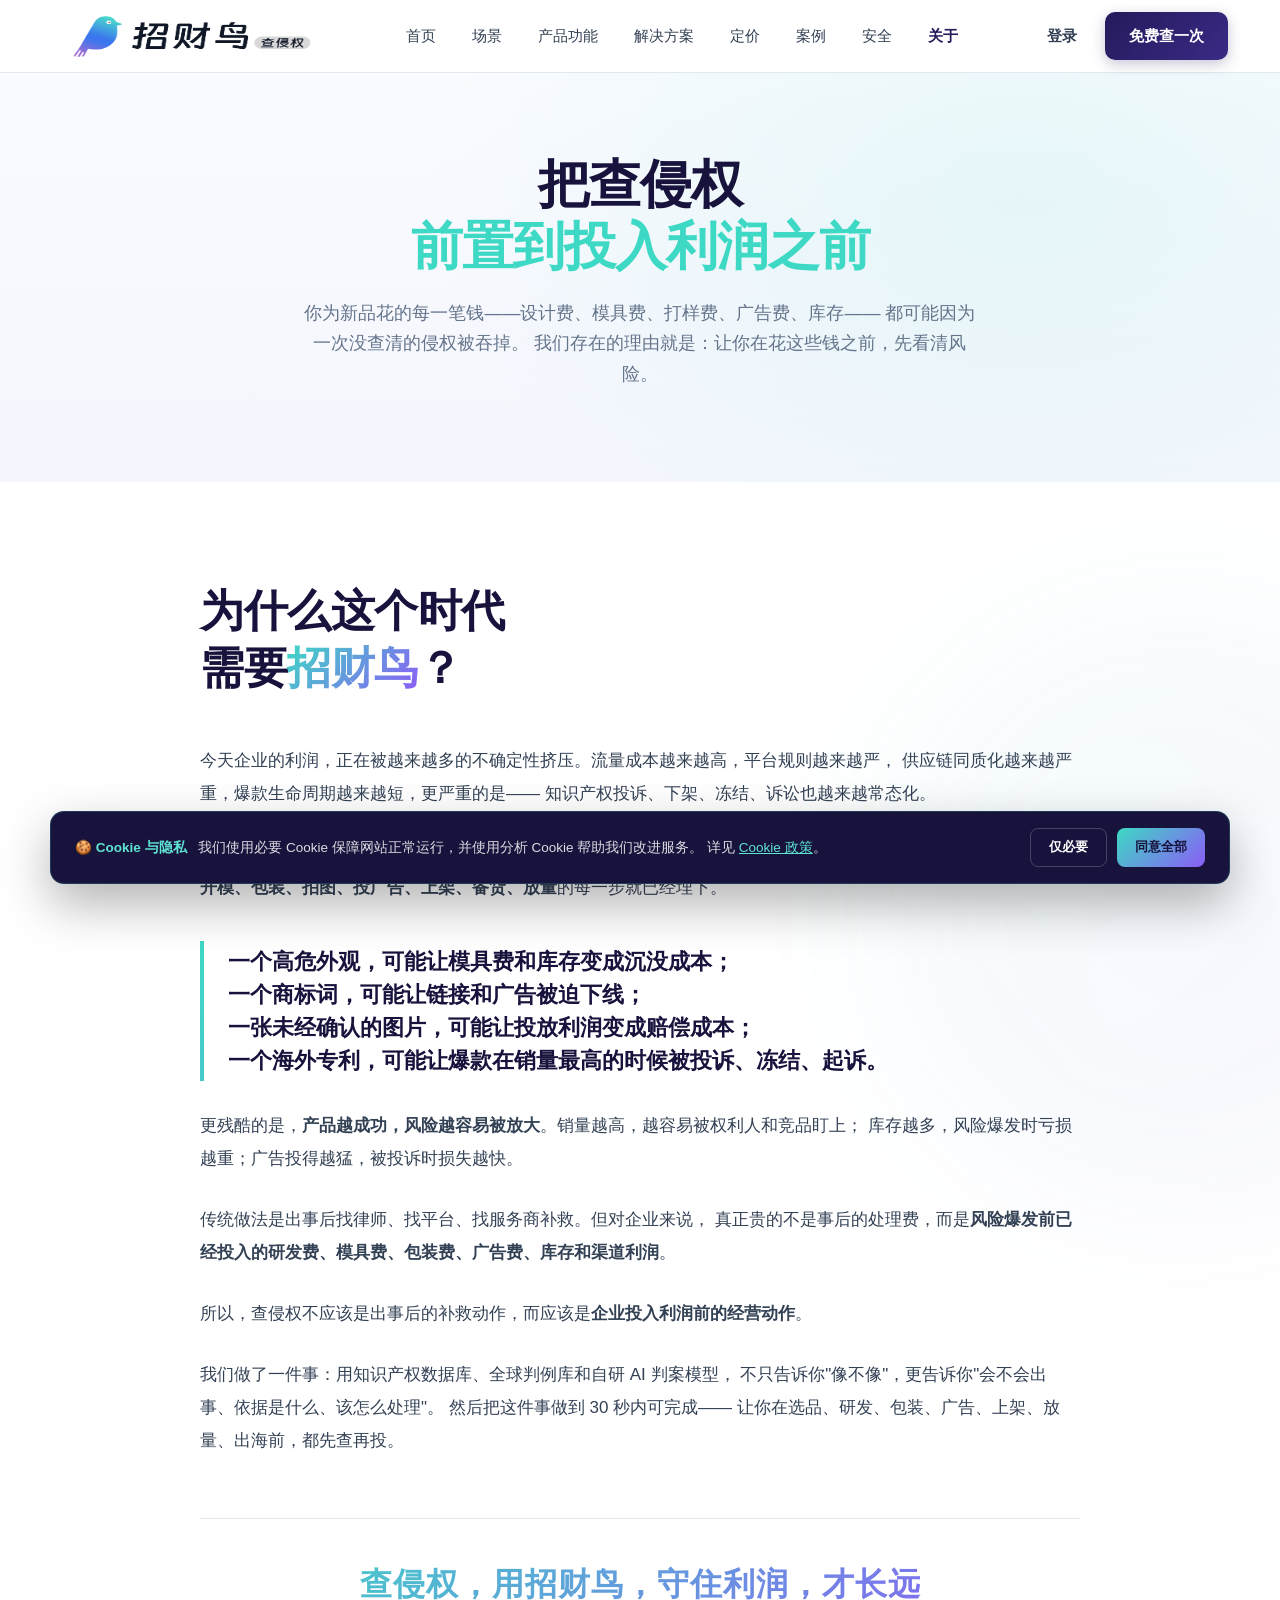
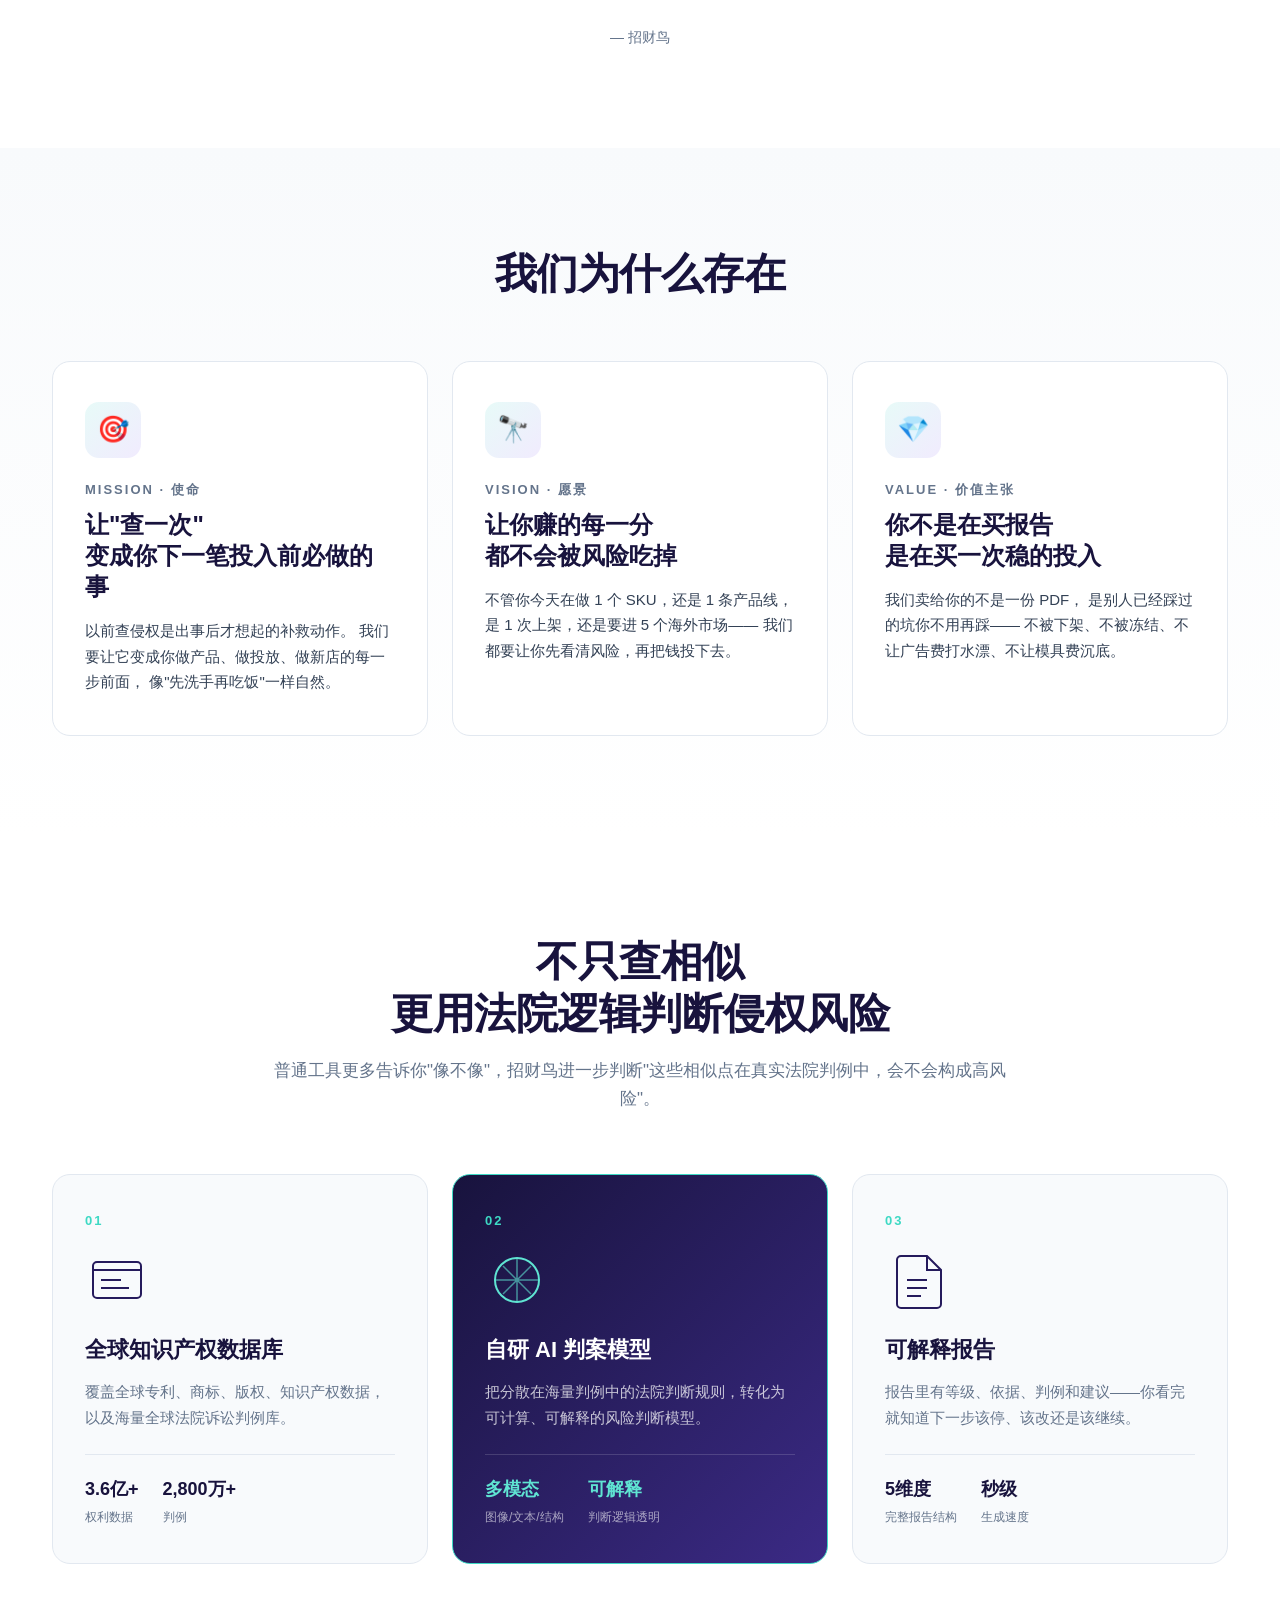
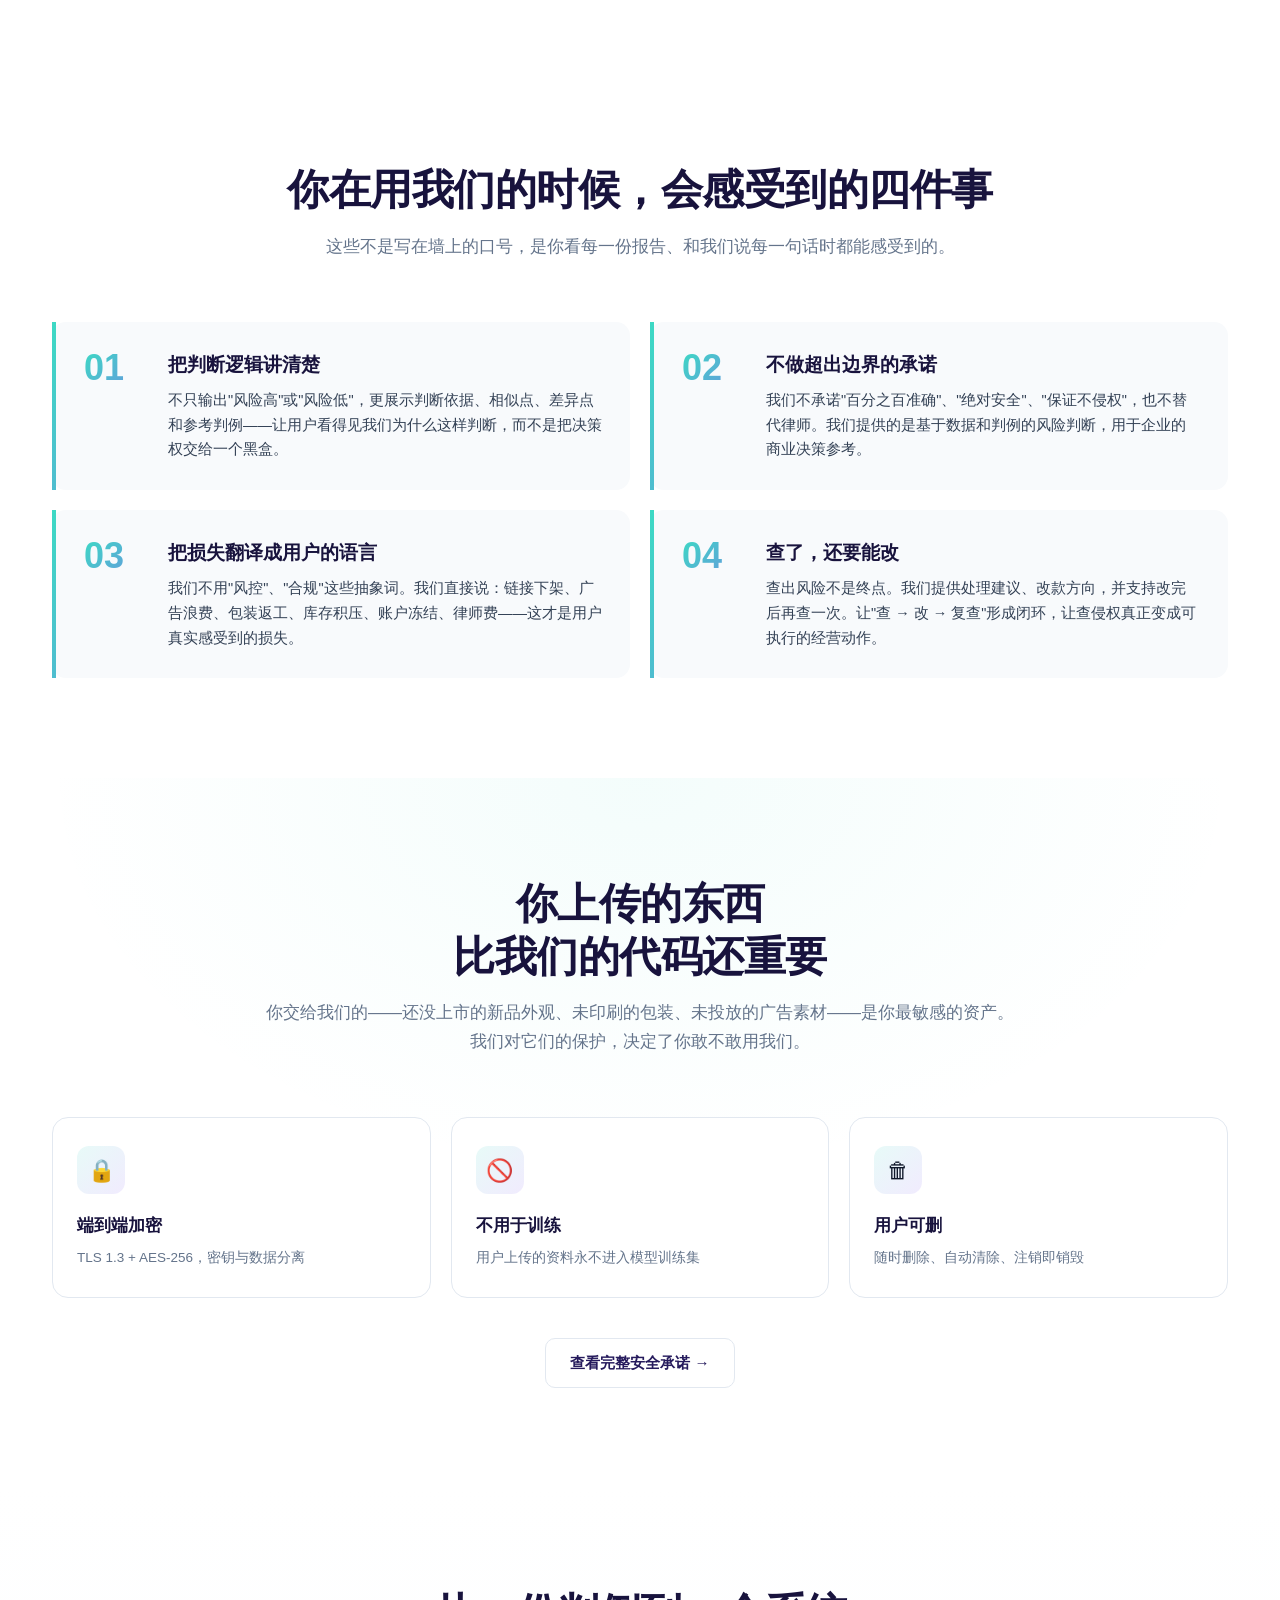
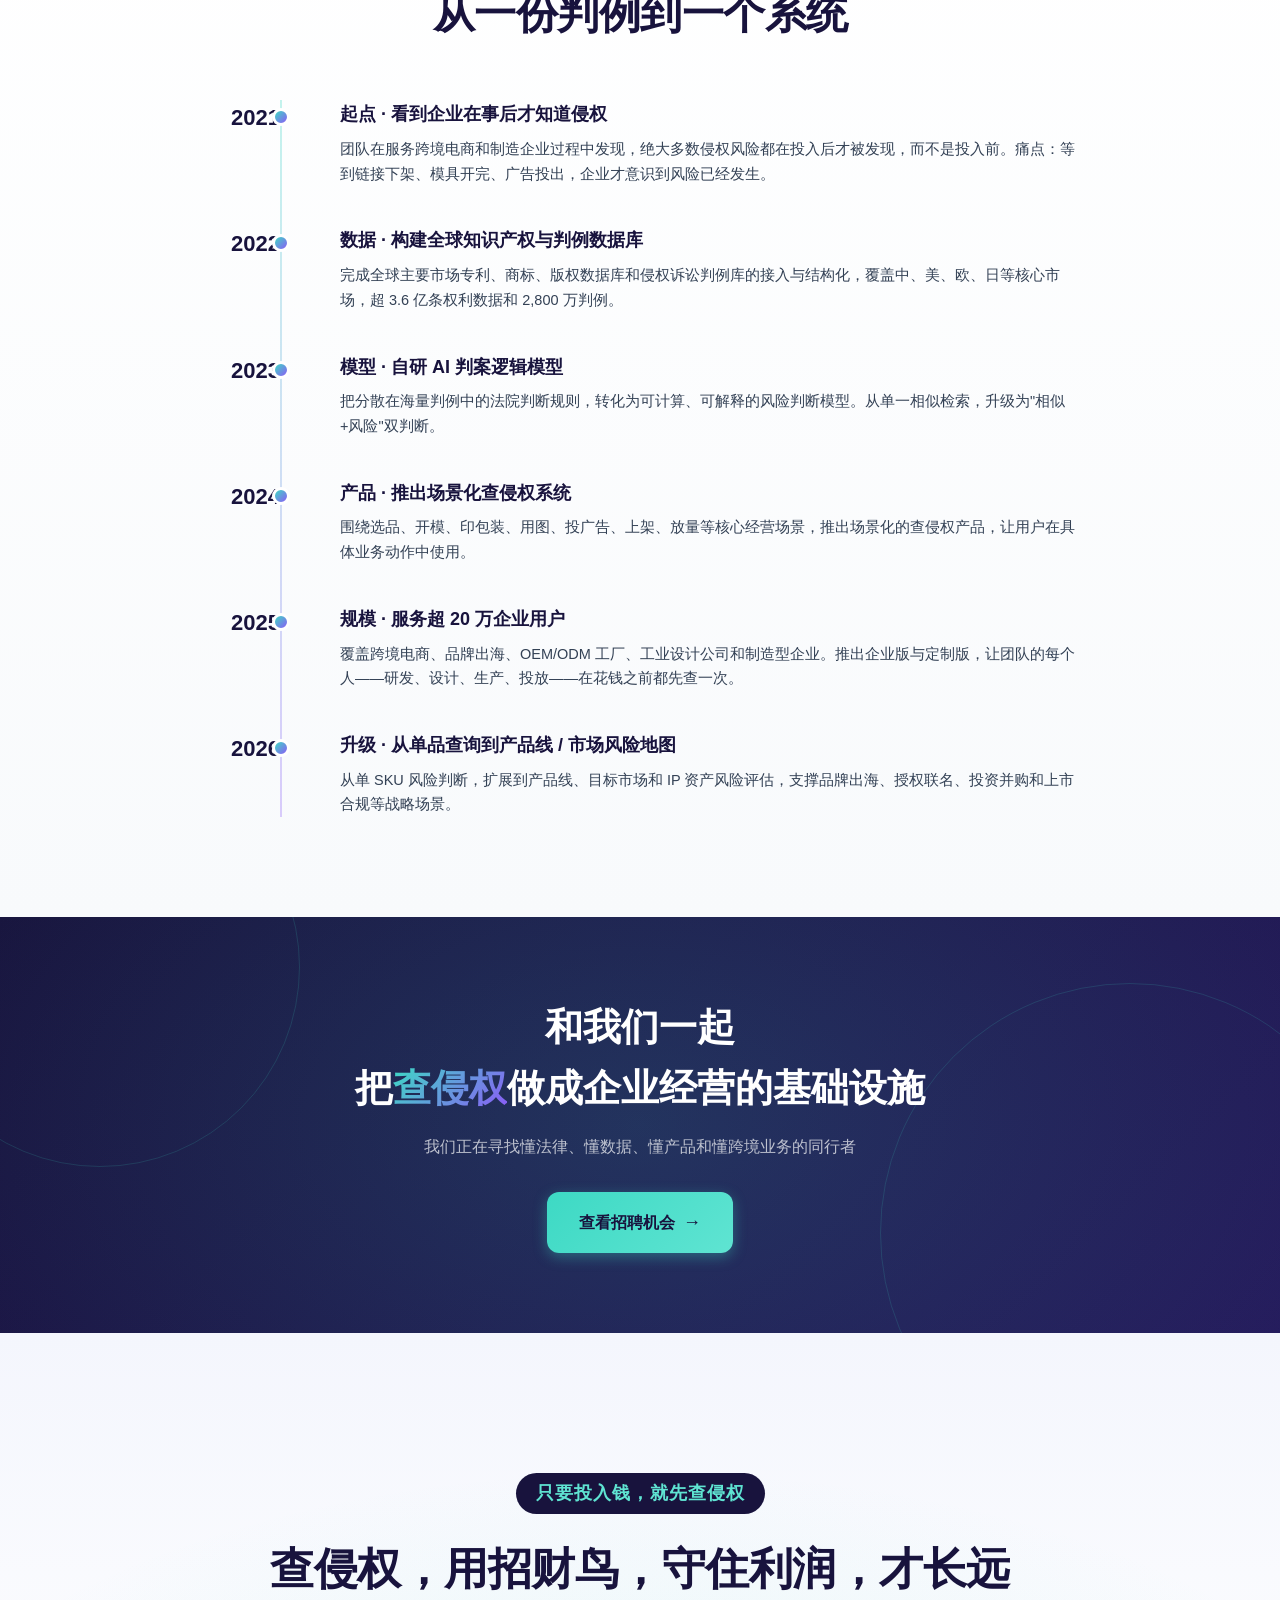
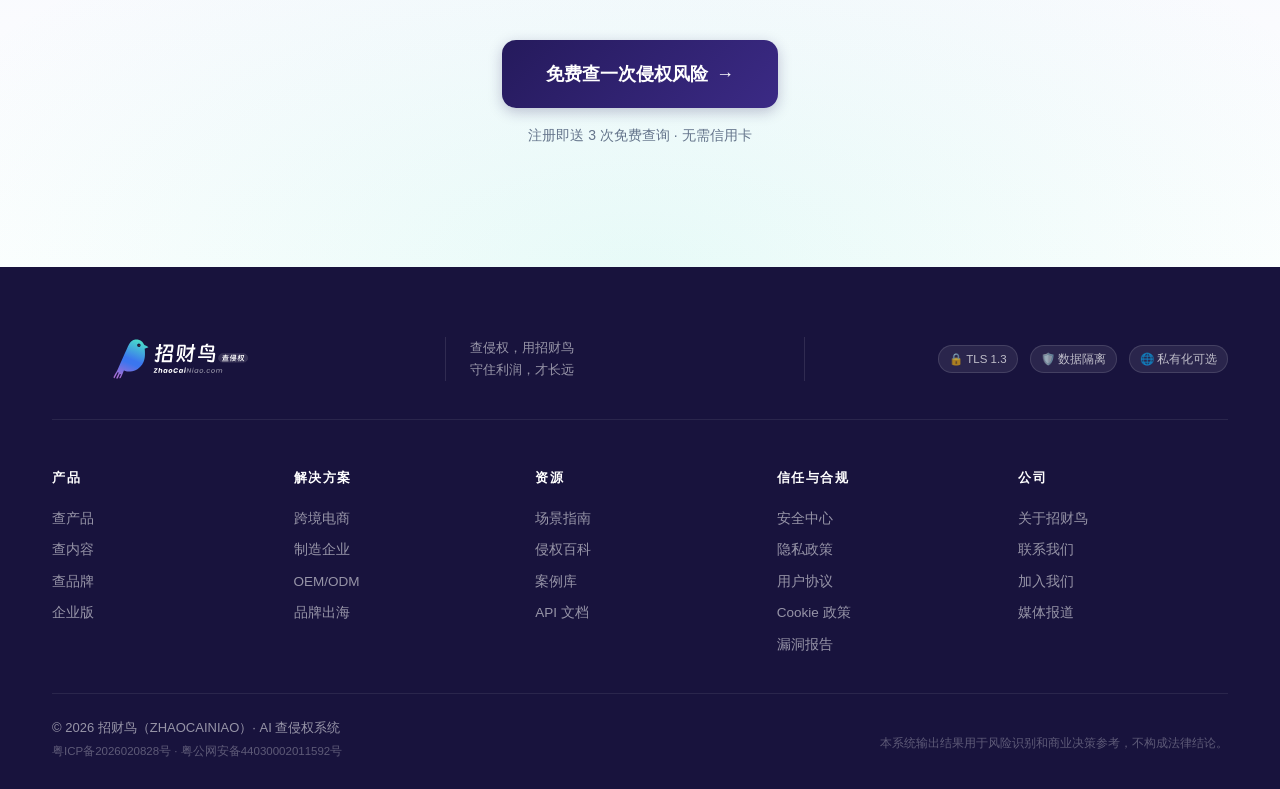
<file: about/index.html>
<!DOCTYPE html><html  lang="zh-CN"><head><meta charset="UTF-8">
<meta name="viewport" content="width=device-width, initial-scale=1.0, maximum-scale=1.0, user-scalable=no, viewport-fit=cover">
<title>关于招财鸟 — 投入前查侵权，避免利润被风险吃掉</title>
<style>*,::backdrop,:after,:before{--tw-border-spacing-x:0;--tw-border-spacing-y:0;--tw-translate-x:0;--tw-translate-y:0;--tw-rotate:0;--tw-skew-x:0;--tw-skew-y:0;--tw-scale-x:1;--tw-scale-y:1;--tw-pan-x: ;--tw-pan-y: ;--tw-pinch-zoom: ;--tw-scroll-snap-strictness:proximity;--tw-gradient-from-position: ;--tw-gradient-via-position: ;--tw-gradient-to-position: ;--tw-ordinal: ;--tw-slashed-zero: ;--tw-numeric-figure: ;--tw-numeric-spacing: ;--tw-numeric-fraction: ;--tw-ring-inset: ;--tw-ring-offset-width:0px;--tw-ring-offset-color:#fff;--tw-ring-color:#3b82f680;--tw-ring-offset-shadow:0 0 #0000;--tw-ring-shadow:0 0 #0000;--tw-shadow:0 0 #0000;--tw-shadow-colored:0 0 #0000;--tw-blur: ;--tw-brightness: ;--tw-contrast: ;--tw-grayscale: ;--tw-hue-rotate: ;--tw-invert: ;--tw-saturate: ;--tw-sepia: ;--tw-drop-shadow: ;--tw-backdrop-blur: ;--tw-backdrop-brightness: ;--tw-backdrop-contrast: ;--tw-backdrop-grayscale: ;--tw-backdrop-hue-rotate: ;--tw-backdrop-invert: ;--tw-backdrop-opacity: ;--tw-backdrop-saturate: ;--tw-backdrop-sepia: ;--tw-contain-size: ;--tw-contain-layout: ;--tw-contain-paint: ;--tw-contain-style: }*,:after,:before{border:0 solid #e5e7eb;box-sizing:border-box}:after,:before{--tw-content:""}:host,html{line-height:1.5;-webkit-text-size-adjust:100%;font-family:-apple-system,BlinkMacSystemFont,PingFang SC,Hiragino Sans GB,Microsoft YaHei,Helvetica Neue,Arial,sans-serif;font-feature-settings:normal;font-variation-settings:normal;tab-size:4;-webkit-tap-highlight-color:transparent}body{line-height:inherit;margin:0}hr{border-top-width:1px;color:inherit;height:0}abbr:where([title]){-webkit-text-decoration:underline dotted;text-decoration:underline dotted}h1,h2,h3,h4,h5,h6{font-size:inherit;font-weight:inherit}a{color:inherit;text-decoration:inherit}b,strong{font-weight:bolder}code,kbd,pre,samp{font-family:ui-monospace,SFMono-Regular,Menlo,Monaco,Consolas,Liberation Mono,Courier New,monospace;font-feature-settings:normal;font-size:1em;font-variation-settings:normal}small{font-size:80%}sub,sup{font-size:75%;line-height:0;position:relative;vertical-align:initial}sub{bottom:-.25em}sup{top:-.5em}table{border-collapse:collapse;border-color:inherit;text-indent:0}button,input,optgroup,select,textarea{color:inherit;font-family:inherit;font-feature-settings:inherit;font-size:100%;font-variation-settings:inherit;font-weight:inherit;letter-spacing:inherit;line-height:inherit;margin:0;padding:0}button,select{text-transform:none}button,input:where([type=button]),input:where([type=reset]),input:where([type=submit]){-webkit-appearance:button;background-color:initial;background-image:none}:-moz-focusring{outline:auto}:-moz-ui-invalid{box-shadow:none}progress{vertical-align:initial}::-webkit-inner-spin-button,::-webkit-outer-spin-button{height:auto}[type=search]{-webkit-appearance:textfield;outline-offset:-2px}::-webkit-search-decoration{-webkit-appearance:none}::-webkit-file-upload-button{-webkit-appearance:button;font:inherit}summary{display:list-item}blockquote,dd,dl,figure,h1,h2,h3,h4,h5,h6,hr,p,pre{margin:0}fieldset{margin:0}fieldset,legend{padding:0}menu,ol,ul{list-style:none;margin:0;padding:0}dialog{padding:0}textarea{resize:vertical}input::placeholder,textarea::placeholder{color:#9ca3af;opacity:1}[role=button],button{cursor:pointer}:disabled{cursor:default}audio,canvas,embed,iframe,img,object,svg,video{display:block;vertical-align:middle}img,video{height:auto;max-width:100%}[hidden]:where(:not([hidden=until-found])){display:none}.container{width:100%}@media(min-width:640px){.container{max-width:640px}}@media(min-width:768px){.container{max-width:768px}}@media(min-width:1024px){.container{max-width:1024px}}@media(min-width:1280px){.container{max-width:1280px}}@media(min-width:1536px){.container{max-width:1536px}}.visible{visibility:visible}.collapse{visibility:collapse}.fixed{position:fixed}.absolute{position:absolute}.relative{position:relative}.sticky{position:sticky}.block{display:block}.flex{display:flex}.table{display:table}.grid{display:grid}.hidden{display:none}.flex-shrink{flex-shrink:1}.border-collapse{border-collapse:collapse}.transform{transform:translate(var(--tw-translate-x),var(--tw-translate-y)) rotate(var(--tw-rotate)) skew(var(--tw-skew-x)) skewY(var(--tw-skew-y)) scaleX(var(--tw-scale-x)) scaleY(var(--tw-scale-y))}.flex-wrap{flex-wrap:wrap}.border{border-width:1px}.uppercase{text-transform:uppercase}.italic{font-style:italic}.underline{text-decoration-line:underline}.blur{--tw-blur:blur(8px)}.blur,.filter{filter:var(--tw-blur) var(--tw-brightness) var(--tw-contrast) var(--tw-grayscale) var(--tw-hue-rotate) var(--tw-invert) var(--tw-saturate) var(--tw-sepia) var(--tw-drop-shadow)}.transition{transition-duration:.15s;transition-property:color,background-color,border-color,text-decoration-color,fill,stroke,opacity,box-shadow,transform,filter,backdrop-filter;transition-timing-function:cubic-bezier(.4,0,.2,1)}.ease-in-out{transition-timing-function:cubic-bezier(.4,0,.2,1)}</style>
<style>*,:after,:before{--tw-border-spacing-x:0;--tw-border-spacing-y:0;--tw-translate-x:0;--tw-translate-y:0;--tw-rotate:0;--tw-skew-x:0;--tw-skew-y:0;--tw-scale-x:1;--tw-scale-y:1;--tw-pan-x: ;--tw-pan-y: ;--tw-pinch-zoom: ;--tw-scroll-snap-strictness:proximity;--tw-gradient-from-position: ;--tw-gradient-via-position: ;--tw-gradient-to-position: ;--tw-ordinal: ;--tw-slashed-zero: ;--tw-numeric-figure: ;--tw-numeric-spacing: ;--tw-numeric-fraction: ;--tw-ring-inset: ;--tw-ring-offset-width:0px;--tw-ring-offset-color:#fff;--tw-ring-color:rgba(59,130,246,.5);--tw-ring-offset-shadow:0 0 #0000;--tw-ring-shadow:0 0 #0000;--tw-shadow:0 0 #0000;--tw-shadow-colored:0 0 #0000;--tw-blur: ;--tw-brightness: ;--tw-contrast: ;--tw-grayscale: ;--tw-hue-rotate: ;--tw-invert: ;--tw-saturate: ;--tw-sepia: ;--tw-drop-shadow: ;--tw-backdrop-blur: ;--tw-backdrop-brightness: ;--tw-backdrop-contrast: ;--tw-backdrop-grayscale: ;--tw-backdrop-hue-rotate: ;--tw-backdrop-invert: ;--tw-backdrop-opacity: ;--tw-backdrop-saturate: ;--tw-backdrop-sepia: ;--tw-contain-size: ;--tw-contain-layout: ;--tw-contain-paint: ;--tw-contain-style: }::backdrop{--tw-border-spacing-x:0;--tw-border-spacing-y:0;--tw-translate-x:0;--tw-translate-y:0;--tw-rotate:0;--tw-skew-x:0;--tw-skew-y:0;--tw-scale-x:1;--tw-scale-y:1;--tw-pan-x: ;--tw-pan-y: ;--tw-pinch-zoom: ;--tw-scroll-snap-strictness:proximity;--tw-gradient-from-position: ;--tw-gradient-via-position: ;--tw-gradient-to-position: ;--tw-ordinal: ;--tw-slashed-zero: ;--tw-numeric-figure: ;--tw-numeric-spacing: ;--tw-numeric-fraction: ;--tw-ring-inset: ;--tw-ring-offset-width:0px;--tw-ring-offset-color:#fff;--tw-ring-color:rgba(59,130,246,.5);--tw-ring-offset-shadow:0 0 #0000;--tw-ring-shadow:0 0 #0000;--tw-shadow:0 0 #0000;--tw-shadow-colored:0 0 #0000;--tw-blur: ;--tw-brightness: ;--tw-contrast: ;--tw-grayscale: ;--tw-hue-rotate: ;--tw-invert: ;--tw-saturate: ;--tw-sepia: ;--tw-drop-shadow: ;--tw-backdrop-blur: ;--tw-backdrop-brightness: ;--tw-backdrop-contrast: ;--tw-backdrop-grayscale: ;--tw-backdrop-hue-rotate: ;--tw-backdrop-invert: ;--tw-backdrop-opacity: ;--tw-backdrop-saturate: ;--tw-backdrop-sepia: ;--tw-contain-size: ;--tw-contain-layout: ;--tw-contain-paint: ;--tw-contain-style: }*,:after,:before{border:0 solid #e5e7eb;box-sizing:border-box}:after,:before{--tw-content:""}:host,html{line-height:1.5;-webkit-text-size-adjust:100%;font-family:-apple-system,BlinkMacSystemFont,PingFang SC,Hiragino Sans GB,Microsoft YaHei,Helvetica Neue,Arial,sans-serif;font-feature-settings:normal;font-variation-settings:normal;-moz-tab-size:4;-o-tab-size:4;tab-size:4;-webkit-tap-highlight-color:transparent}body{line-height:inherit;margin:0}hr{border-top-width:1px;color:inherit;height:0}abbr:where([title]){-webkit-text-decoration:underline dotted;text-decoration:underline dotted}h1,h2,h3,h4,h5,h6{font-size:inherit;font-weight:inherit}a{text-decoration:inherit}b,strong{font-weight:bolder}code,kbd,pre,samp{font-family:ui-monospace,SFMono-Regular,Menlo,Monaco,Consolas,Liberation Mono,Courier New,monospace;font-feature-settings:normal;font-size:1em;font-variation-settings:normal}small{font-size:80%}sub,sup{font-size:75%;line-height:0;position:relative;vertical-align:baseline}sub{bottom:-.25em}sup{top:-.5em}table{border-collapse:collapse;border-color:inherit;text-indent:0}button,input,optgroup,select,textarea{color:inherit;font-family:inherit;font-feature-settings:inherit;font-size:100%;font-variation-settings:inherit;font-weight:inherit;letter-spacing:inherit;line-height:inherit;margin:0;padding:0}button,select{text-transform:none}button,input:where([type=button]),input:where([type=reset]),input:where([type=submit]){-webkit-appearance:button;background-color:transparent;background-image:none}:-moz-focusring{outline:auto}:-moz-ui-invalid{box-shadow:none}progress{vertical-align:baseline}::-webkit-inner-spin-button,::-webkit-outer-spin-button{height:auto}[type=search]{-webkit-appearance:textfield;outline-offset:-2px}::-webkit-search-decoration{-webkit-appearance:none}::-webkit-file-upload-button{-webkit-appearance:button;font:inherit}summary{display:list-item}blockquote,dd,dl,figure,h1,h2,h3,h4,h5,h6,hr,p,pre{margin:0}fieldset{margin:0}fieldset,legend{padding:0}menu,ol,ul{list-style:none;margin:0;padding:0}dialog{padding:0}textarea{resize:vertical}input::-moz-placeholder,textarea::-moz-placeholder{color:#9ca3af;opacity:1}input::placeholder,textarea::placeholder{color:#9ca3af;opacity:1}[role=button],button{cursor:pointer}:disabled{cursor:default}audio,canvas,embed,iframe,img,object,svg,video{display:block;vertical-align:middle}img,video{height:auto;max-width:100%}[hidden]:where(:not([hidden=until-found])){display:none}.container{width:100%}@media(min-width:640px){.container{max-width:640px}}@media(min-width:768px){.container{max-width:768px}}@media(min-width:1024px){.container{max-width:1024px}}@media(min-width:1280px){.container{max-width:1280px}}@media(min-width:1536px){.container{max-width:1536px}}.visible{visibility:visible}.collapse{visibility:collapse}.fixed{position:fixed}.absolute{position:absolute}.relative{position:relative}.sticky{position:sticky}.block{display:block}.flex{display:flex}.table{display:table}.grid{display:grid}.hidden{display:none}.flex-shrink{flex-shrink:1}.border-collapse{border-collapse:collapse}.transform{transform:translate(var(--tw-translate-x),var(--tw-translate-y)) rotate(var(--tw-rotate)) skew(var(--tw-skew-x)) skewY(var(--tw-skew-y)) scaleX(var(--tw-scale-x)) scaleY(var(--tw-scale-y))}.flex-wrap{flex-wrap:wrap}.border{border-width:1px}.uppercase{text-transform:uppercase}.italic{font-style:italic}.underline{text-decoration-line:underline}.blur{--tw-blur:blur(8px)}.blur,.filter{filter:var(--tw-blur) var(--tw-brightness) var(--tw-contrast) var(--tw-grayscale) var(--tw-hue-rotate) var(--tw-invert) var(--tw-saturate) var(--tw-sepia) var(--tw-drop-shadow)}.transition{transition-duration:.15s;transition-property:color,background-color,border-color,text-decoration-color,fill,stroke,opacity,box-shadow,transform,filter,backdrop-filter;transition-timing-function:cubic-bezier(.4,0,.2,1)}.ease-in-out{transition-timing-function:cubic-bezier(.4,0,.2,1)}:root{--navy-900:#18133d;--navy-800:#251a5c;--navy-700:#3b2a85;--navy-600:#5b43b5;--navy-100:#ede9fe;--gold-500:#3dd9c4;--gold-400:#5fe4d2;--gold-100:#d4f9f2;--brand-grad:linear-gradient(135deg,#3dd9c4,#8b5cf6);--brand-grad-soft:linear-gradient(135deg,rgba(61,217,196,.12),rgba(139,92,246,.12));--red-500:#dc2626;--red-100:#fee2e2;--orange-500:#ea8a1f;--yellow-500:#f5c518;--green-500:#10b981;--gray-900:#0f172a;--gray-700:#334155;--gray-500:#64748b;--gray-300:#cbd5e1;--gray-200:#e2e8f0;--gray-100:#f1f5f9;--gray-50:#f8fafc;--white:#fff}*{box-sizing:border-box;margin:0;padding:0}body,html{background:var(--white);color:var(--gray-900);font-family:-apple-system,BlinkMacSystemFont,PingFang SC,Hiragino Sans GB,Microsoft YaHei,Helvetica Neue,Arial,sans-serif;font-size:16px;line-height:1.6;-webkit-font-smoothing:antialiased;-moz-osx-font-smoothing:grayscale}img{display:block;max-width:100%}a{color:inherit;text-decoration:none}ul{list-style:none}.container{margin:0 auto;max-width:1240px;padding:0 32px}.btn-ghost,.btn-gold,.btn-primary,.btn-secondary{align-items:center;border:none;border-radius:10px;cursor:pointer;display:inline-flex;font-size:15px;font-weight:600;gap:8px;justify-content:center;padding:12px 24px;transition:all .25s ease;white-space:nowrap}.btn-primary{background:linear-gradient(135deg,var(--navy-800) 0,var(--navy-700) 100%);box-shadow:0 4px 14px #251a5c40;color:#fff}.btn-primary:hover{box-shadow:0 8px 22px #251a5c59;transform:translateY(-2px)}.btn-gold{background:linear-gradient(135deg,var(--gold-500) 0,var(--gold-400) 100%);box-shadow:0 4px 14px #3dd9c459;color:var(--navy-900)}.btn-gold:hover{box-shadow:0 8px 22px #3dd9c473;transform:translateY(-2px)}.btn-secondary{background:#fff;border:1.5px solid var(--gray-200);color:var(--navy-800)}.btn-secondary:hover{border-color:var(--navy-800);transform:translateY(-2px)}.btn-ghost{background:transparent;color:var(--gray-700);padding:8px 16px}.btn-ghost:hover{color:var(--navy-800)}.btn-lg{border-radius:12px;font-size:16px;padding:16px 32px}.btn-xl{border-radius:14px;font-size:18px;padding:20px 44px}.btn-block{width:100%}.btn-arrow{font-size:18px;transition:transform .2s}.btn-gold:hover .btn-arrow,.btn-primary:hover .btn-arrow{transform:translate(4px)}.nav{-webkit-backdrop-filter:blur(12px);backdrop-filter:blur(12px);background:#fffffff2;border-bottom:1px solid var(--gray-200);position:sticky;top:0;z-index:100}.nav-inner{align-items:center;display:flex;height:72px;justify-content:space-between}.nav-links{display:flex;gap:36px}.nav-links a{color:var(--gray-700);font-size:15px;font-weight:500;transition:color .2s}.nav-links a:hover{color:var(--navy-800)}.nav-links a.active{color:#251a5c;font-weight:700}.nav-cta{align-items:center;display:flex;gap:12px}.section-head{margin:0 auto 60px;max-width:760px;text-align:center}.section-title{color:var(--navy-900);font-size:42px;font-weight:800;letter-spacing:-.5px;line-height:1.25;margin-bottom:16px}.title-gold{color:var(--gold-500)}.section-sub{color:var(--gray-500);font-size:17px;line-height:1.7}.sub-hero{background:radial-gradient(ellipse 600px 400px at 80% 30%,rgba(61,217,196,.1),transparent),linear-gradient(180deg,#fafbff,#f4f6fd);padding:80px 0 60px;text-align:center}.sub-hero-title{color:var(--navy-900);font-size:52px;font-weight:800;letter-spacing:-1px;line-height:1.2;margin-bottom:20px;margin-left:auto;margin-right:auto;max-width:880px}.sub-hero-title span{color:var(--gold-500)}.sub-hero-sub{color:var(--gray-500);font-size:18px;line-height:1.7;margin:0 auto 32px;max-width:680px}.sub-hero-cta{display:flex;gap:14px;justify-content:center}@media(max-width:1024px){.section-title,.sub-hero-title{font-size:34px}.container{padding:0 20px}}@media(max-width:640px){.section-title,.sub-hero-title{font-size:26px}.btn-lg,.btn-xl{font-size:15px;padding:14px 24px}.cookie-inner{flex-direction:column;gap:16px}}</style>
<style>.cookie-banner[data-v-6292ad33]{background:var(--navy-900);border:1px solid rgba(61,217,196,.2);border-radius:14px;bottom:16px;box-shadow:0 20px 50px #0000004d;color:#fff;display:none;left:16px;margin:0 auto;max-width:1180px;padding:16px 24px;position:fixed;right:16px;z-index:999}.cookie-banner.show[data-v-6292ad33]{display:block}.cookie-inner[data-v-6292ad33]{align-items:center;display:flex;gap:24px;justify-content:space-between;max-width:none;padding:0}.cookie-text[data-v-6292ad33]{color:#ffffffd9;font-size:13.5px;line-height:1.6}.cookie-text strong[data-v-6292ad33]{color:var(--gold-400);margin-right:8px}.cookie-text a[data-v-6292ad33]{color:var(--gold-400);text-decoration:underline}.cookie-actions[data-v-6292ad33]{display:flex;flex-shrink:0;gap:10px}.cookie-btn[data-v-6292ad33]{background:transparent;border:1px solid hsla(0,0%,100%,.2);border-radius:8px;color:#fff;cursor:pointer;font-size:13px;font-weight:600;padding:8px 18px;transition:all .2s}.cookie-btn-primary[data-v-6292ad33]{background:var(--brand-grad);border:none;color:var(--navy-900)}.cookie-btn-ghost[data-v-6292ad33]:hover{background:#ffffff1a}@media(max-width:768px){.cookie-banner[data-v-6292ad33]{border-radius:14px 14px 0 0;bottom:0;left:0;padding:16px;right:0}.cookie-inner[data-v-6292ad33]{flex-direction:column;gap:16px;text-align:center}}</style>
<style>.logo[data-v-c82dc087]{align-items:center;display:flex}.logo-img[data-v-c82dc087]{height:75px;width:280px}.menu-toggle[data-v-c82dc087]{background:none;border:none;cursor:pointer;display:none;flex-direction:column;gap:5px;height:32px;justify-content:center;padding:4px;width:32px}.menu-toggle span[data-v-c82dc087]{background:var(--gray-700);border-radius:2px;display:block;height:2px;transition:all .3s ease;width:100%}.menu-toggle.active span[data-v-c82dc087]:first-child{transform:translateY(7px) rotate(45deg)}.menu-toggle.active span[data-v-c82dc087]:nth-child(2){opacity:0}.menu-toggle.active span[data-v-c82dc087]:nth-child(3){transform:translateY(-7px) rotate(-45deg)}@media(max-width:1024px){.menu-toggle[data-v-c82dc087]{display:flex}.nav-links[data-v-c82dc087]{background:#fff;border-bottom:1px solid var(--gray-200);box-shadow:0 4px 12px #00000014;flex-direction:column;gap:0;left:0;opacity:0;padding:20px;position:fixed;right:0;top:72px;transform:translateY(-100%);transition:all .3s ease;visibility:hidden;z-index:99}.nav-links.active[data-v-c82dc087]{opacity:1;transform:translateY(0);visibility:visible}.nav-links a[data-v-c82dc087]{border-bottom:1px solid var(--gray-100);color:var(--gray-700);display:block;font-weight:500;padding:14px 0}.nav-links a[data-v-c82dc087]:last-child{border-bottom:none}.nav-links a[data-v-c82dc087]:hover{color:#251a5c}.nav-links a.active[data-v-c82dc087]{color:#251a5c;font-weight:700}.nav-cta[data-v-c82dc087]{display:none}}</style>
<style>.footer[data-v-797b10c9]{background:var(--navy-900);color:#ffffffb3;padding:64px 0 28px}.footer-grid[data-v-797b10c9]{display:grid;gap:40px 32px;grid-template-columns:repeat(5,1fr)}.footer-col-brand[data-v-797b10c9],.footer-grid[data-v-797b10c9]{border-bottom:1px solid hsla(0,0%,100%,.08);padding-bottom:32px}.footer-col-brand[data-v-797b10c9]{align-items:center;display:flex;flex-wrap:wrap;gap:32px;grid-column:1/-1;justify-content:space-between;margin-bottom:8px}.footer-col-brand .logo[data-v-797b10c9]{flex-shrink:0}.footer-col-brand .footer-slogan[data-v-797b10c9]{border-left:1px solid hsla(0,0%,100%,.1);border-right:1px solid hsla(0,0%,100%,.1);color:#ffffff8c;flex:1;font-size:13px;line-height:1.7;margin:0;max-width:360px;padding:0 24px}.footer-col-brand .footer-badges[data-v-797b10c9]{flex-shrink:0;margin-top:0}.logo[data-v-797b10c9]{align-items:center;display:flex;gap:0}.logo-img[data-v-797b10c9]{display:block;height:56px;width:260px}.footer-slogan[data-v-797b10c9]{color:#fff9;font-size:15px;line-height:1.7;margin-top:20px}.footer-badges[data-v-797b10c9]{display:flex;gap:12px;margin-top:16px}.fb[data-v-797b10c9]{background:#ffffff14;border:1px solid hsla(0,0%,100%,.12);border-radius:999px;font-size:11.5px;padding:4px 10px}.footer-col h5[data-v-797b10c9]{color:#fff;font-size:13px;font-weight:700;letter-spacing:1.5px;margin-bottom:14px}.footer-col a[data-v-797b10c9]{color:#ffffff8c;display:block;font-size:13.5px;padding:5px 0;transition:color .2s}.footer-col a[data-v-797b10c9]:hover{color:var(--gold-400)}.footer-bottom[data-v-797b10c9]{align-items:center;color:#fff6;display:flex;font-size:13px;justify-content:space-between;padding-top:24px}.footer-bottom-left p[data-v-797b10c9]:first-child{color:#ffffff8c;font-size:13px}.footer-meta[data-v-797b10c9]{margin-top:4px}.footer-disclaimer[data-v-797b10c9],.footer-meta[data-v-797b10c9]{color:#ffffff4d;font-size:11.5px}.footer-disclaimer[data-v-797b10c9]{margin-top:8px}@media(max-width:1100px){.footer-grid[data-v-797b10c9]{grid-template-columns:repeat(3,1fr)}.footer-col-brand[data-v-797b10c9]{align-items:flex-start;flex-direction:column;gap:18px}.footer-col-brand .footer-slogan[data-v-797b10c9]{border-left:none;border-right:none;max-width:100%;padding:0}}@media(max-width:720px){.footer-grid[data-v-797b10c9]{gap:32px 24px;grid-template-columns:repeat(2,1fr)}}@media(max-width:480px){.footer-grid[data-v-797b10c9]{grid-template-columns:1fr}}</style>
<style>.narrative[data-v-ba7144a4]{background:#fff;overflow:hidden;padding:100px 0;position:relative}.narrative-bg[data-v-ba7144a4]{background:var(--brand-grad);border-radius:50%;filter:blur(80px);height:600px;opacity:.05;position:absolute;right:-200px;top:10%;width:600px}.narrative-inner[data-v-ba7144a4]{margin:0 auto;max-width:880px;position:relative}.narrative-title[data-v-ba7144a4]{color:var(--navy-900);font-size:44px;font-weight:800;letter-spacing:-.5px;line-height:1.3;margin-bottom:48px}.narrative-title span[data-v-ba7144a4]{background:var(--brand-grad);-webkit-background-clip:text;background-clip:text;-webkit-text-fill-color:transparent}.narrative-content p[data-v-ba7144a4]{color:var(--gray-700);font-size:17px;line-height:1.95;margin-bottom:28px}.narrative-highlight[data-v-ba7144a4]{-o-border-image:var(--brand-grad) 1;border-image:var(--brand-grad) 1;border-left:4px solid;color:var(--navy-900)!important;font-size:22px!important;font-weight:700;line-height:1.5!important;margin:36px 0;padding:4px 0 4px 24px}.narrative-signature[data-v-ba7144a4]{border-top:1px solid var(--gray-200);margin-top:60px;padding-top:40px;text-align:center}.narrative-signature .slogan-big[data-v-ba7144a4]{background:var(--brand-grad);-webkit-background-clip:text;background-clip:text;font-size:32px;font-weight:800;-webkit-text-fill-color:transparent;letter-spacing:1px;margin-bottom:16px}.mission[data-v-ba7144a4]{background:linear-gradient(180deg,var(--gray-50) 0,#fff 100%);padding:100px 0}.mvv-grid[data-v-ba7144a4]{display:grid;gap:24px;grid-template-columns:repeat(3,1fr)}.mvv-card[data-v-ba7144a4]{background:#fff;border:1.5px solid var(--gray-200);border-radius:18px;overflow:hidden;padding:40px 32px;position:relative;transition:all .3s}.mvv-card[data-v-ba7144a4]:before{background:var(--brand-grad);content:"";height:4px;left:0;position:absolute;right:0;top:0;transform:scaleX(0);transform-origin:left;transition:transform .3s}.mvv-card[data-v-ba7144a4]:hover:before{transform:scaleX(1)}.mvv-card[data-v-ba7144a4]:hover{box-shadow:0 20px 40px #251a5c1a;transform:translateY(-6px)}.mvv-icon-wrap[data-v-ba7144a4]{align-items:center;background:var(--brand-grad-soft);border-radius:14px;display:flex;font-size:26px;height:56px;justify-content:center;margin-bottom:22px;width:56px}.mvv-card h4[data-v-ba7144a4]{color:var(--gray-500);font-size:13px;font-weight:700;letter-spacing:2px;margin-bottom:8px}.mvv-card h3[data-v-ba7144a4]{color:var(--navy-900);font-size:24px;font-weight:800;line-height:1.3;margin-bottom:16px}.mvv-card p[data-v-ba7144a4]{color:var(--gray-700);font-size:15px;line-height:1.7}.values[data-v-ba7144a4]{background:#fff;padding:100px 0}.value-list[data-v-ba7144a4]{display:grid;gap:20px;grid-template-columns:repeat(2,1fr)}.value-item[data-v-ba7144a4]{background:var(--gray-50);-o-border-image:var(--brand-grad) 1;border-image:var(--brand-grad) 1;border-left:4px solid;border-radius:14px;display:flex;gap:20px;padding:28px;transition:all .3s}.value-item[data-v-ba7144a4]:hover{background:#fff;box-shadow:0 12px 30px #251a5c14;transform:translate(4px)}.value-num[data-v-ba7144a4]{background:var(--brand-grad);-webkit-background-clip:text;background-clip:text;font-size:36px;font-weight:800;-webkit-text-fill-color:transparent;flex-shrink:0;line-height:1;min-width:64px}.value-item h4[data-v-ba7144a4]{color:var(--navy-900);font-size:19px;font-weight:700;margin-bottom:8px}.value-item p[data-v-ba7144a4]{color:var(--gray-700);font-size:14.5px;line-height:1.7}.timeline-section[data-v-ba7144a4]{background:linear-gradient(180deg,#fff 0,var(--gray-50) 100%);padding:100px 0}.timeline[data-v-ba7144a4]{margin:0 auto;max-width:880px;position:relative}.timeline[data-v-ba7144a4]:before{background:var(--brand-grad);bottom:0;content:"";left:80px;opacity:.3;position:absolute;top:0;width:2px}.tl-item[data-v-ba7144a4]{display:flex;gap:40px;padding-bottom:40px;position:relative}.tl-item[data-v-ba7144a4]:last-child{padding-bottom:0}.tl-year[data-v-ba7144a4]{color:var(--navy-900);flex-shrink:0;font-size:22px;font-weight:800;position:relative;text-align:right;width:80px}.tl-year[data-v-ba7144a4]:after{background:var(--brand-grad);border:3px solid #fff;border-radius:50%;box-shadow:0 0 0 2px var(--brand-grad);content:"";height:18px;position:absolute;right:-10px;top:8px;width:18px;z-index:1}.tl-content[data-v-ba7144a4]{flex:1;padding-left:20px}.tl-content h4[data-v-ba7144a4]{color:var(--navy-900);font-size:18px;font-weight:700;margin-bottom:8px}.tl-content p[data-v-ba7144a4]{color:var(--gray-700);font-size:14.5px;line-height:1.7}.team-band[data-v-ba7144a4]{background:radial-gradient(ellipse 800px 500px at 50% 50%,rgba(61,217,196,.15),transparent),linear-gradient(135deg,var(--navy-900),var(--navy-800));color:#fff;overflow:hidden;padding:80px 0;position:relative;text-align:center}.team-band[data-v-ba7144a4]:after,.team-band[data-v-ba7144a4]:before{border:1px solid rgba(61,217,196,.15);border-radius:50%;content:"";height:400px;position:absolute;width:400px}.team-band[data-v-ba7144a4]:before{left:-100px;top:-150px}.team-band[data-v-ba7144a4]:after{bottom:-150px;height:500px;right:-100px;width:500px}.team-band-inner[data-v-ba7144a4]{position:relative;z-index:1}.team-band h2[data-v-ba7144a4]{color:#fff;font-size:38px;font-weight:800;margin-bottom:16px}.team-band h2 span[data-v-ba7144a4]{background:var(--brand-grad);-webkit-background-clip:text;background-clip:text;-webkit-text-fill-color:transparent}.team-band p[data-v-ba7144a4]{color:#ffffffb3;font-size:16px;margin-bottom:32px}@media(max-width:1024px){.mvv-grid[data-v-ba7144a4],.value-list[data-v-ba7144a4]{grid-template-columns:1fr}.timeline[data-v-ba7144a4]:before{left:30px}.tl-year[data-v-ba7144a4]{font-size:14px;width:30px}.tl-year[data-v-ba7144a4]:after{height:14px;right:-7px;width:14px}.narrative-title[data-v-ba7144a4]{font-size:30px}}@media(max-width:640px){.value-item[data-v-ba7144a4]{flex-direction:column;gap:12px}.narrative-highlight[data-v-ba7144a4]{font-size:17px!important}}</style>
<style>.trust[data-v-5c6d22c2]{background:#fff;padding:100px 0}.pillar-grid[data-v-5c6d22c2]{display:grid;gap:24px;grid-template-columns:repeat(3,1fr)}.pillar[data-v-5c6d22c2]{background:var(--gray-50);border:1.5px solid var(--gray-200);border-radius:18px;padding:36px 32px;transition:all .3s}.pillar[data-v-5c6d22c2]:hover{border-color:var(--navy-800);box-shadow:0 20px 40px #251a5c1a;transform:translateY(-6px)}.pillar-featured[data-v-5c6d22c2]{background:linear-gradient(135deg,var(--navy-900),var(--navy-700));border-color:var(--gold-500);color:#fff}.pillar-num[data-v-5c6d22c2]{color:var(--gold-500);font-size:13px;font-weight:700;letter-spacing:2px;margin-bottom:16px}.pillar-icon[data-v-5c6d22c2]{color:var(--navy-800);height:64px;margin-bottom:20px;width:64px}.pillar-featured .pillar-icon[data-v-5c6d22c2]{color:var(--gold-400)}.pillar h3[data-v-5c6d22c2]{color:var(--navy-900);font-size:22px;font-weight:700;margin-bottom:12px}.pillar-featured h3[data-v-5c6d22c2]{color:#fff}.pillar p[data-v-5c6d22c2]{color:var(--gray-500);font-size:15px;line-height:1.7;margin-bottom:24px}.pillar-featured p[data-v-5c6d22c2]{color:#ffffffbf}.pillar-stats[data-v-5c6d22c2]{border-top:1px solid var(--gray-200);display:flex;gap:24px;padding-top:20px}.pillar-featured .pillar-stats[data-v-5c6d22c2]{border-top-color:#ffffff26}.pillar-stats>div[data-v-5c6d22c2]{display:flex;flex-direction:column;gap:4px}.pillar-stats strong[data-v-5c6d22c2]{color:var(--navy-900);font-size:18px;font-weight:800}.pillar-featured .pillar-stats strong[data-v-5c6d22c2]{color:var(--gold-400)}.pillar-stats span[data-v-5c6d22c2]{color:var(--gray-500);font-size:12px}.pillar-featured .pillar-stats span[data-v-5c6d22c2]{color:#fff9}@media(max-width:1024px){.pillar-grid[data-v-5c6d22c2]{grid-template-columns:repeat(2,1fr)}}@media(max-width:640px){.pillar-grid[data-v-5c6d22c2]{grid-template-columns:1fr}}</style>
<style>.trust-strip[data-v-8d8754e4]{background:radial-gradient(ellipse 600px 400px at 50% 0,rgba(61,217,196,.06),transparent),#fff;padding:100px 0;position:relative}.ts-grid[data-v-8d8754e4]{display:grid;gap:20px;grid-template-columns:repeat(3,1fr);margin-bottom:40px}.ts-card[data-v-8d8754e4]{background:#fff;border:1.5px solid var(--gray-200);border-radius:16px;overflow:hidden;padding:28px 24px;position:relative;transition:all .3s}.ts-card[data-v-8d8754e4]:before{background:var(--brand-grad);content:"";height:100%;left:0;opacity:0;position:absolute;top:0;transition:opacity .3s;width:4px}.ts-card[data-v-8d8754e4]:hover{border-color:var(--gold-500);box-shadow:0 16px 32px #251a5c14;transform:translateY(-4px)}.ts-card[data-v-8d8754e4]:hover:before{opacity:1}.ts-icon[data-v-8d8754e4]{align-items:center;background:var(--brand-grad-soft);border-radius:12px;display:flex;font-size:22px;height:48px;justify-content:center;margin-bottom:18px;width:48px}.ts-card h4[data-v-8d8754e4]{color:var(--navy-900);font-size:17px;font-weight:700;margin-bottom:8px}.ts-card p[data-v-8d8754e4]{color:var(--gray-500);font-size:13.5px;line-height:1.6}.ts-cta[data-v-8d8754e4]{text-align:center}@media(max-width:1024px){.ts-grid[data-v-8d8754e4]{grid-template-columns:repeat(2,1fr)}}@media(max-width:640px){.ts-grid[data-v-8d8754e4]{grid-template-columns:1fr}}</style>
<style>.final-cta[data-v-75471b98]{background:radial-gradient(ellipse 800px 400px at 50% 100%,rgba(61,217,196,.12),transparent),linear-gradient(180deg,#f4f6fd,#fff);padding:120px 0;text-align:center}.final-title[data-v-75471b98]{color:var(--navy-900);font-size:44px;font-weight:800;letter-spacing:-.5px;line-height:1.4;margin-bottom:40px}.final-title .hook[data-v-75471b98]{background:var(--navy-900);border-radius:999px;color:var(--gold-400);display:inline-block;font-size:18px;font-weight:600;letter-spacing:1px;margin-bottom:24px;padding:8px 20px}.final-buttons[data-v-75471b98]{margin-bottom:16px}.final-note[data-v-75471b98]{color:var(--gray-500);font-size:14px}@media(max-width:640px){.final-title[data-v-75471b98]{font-size:28px}.final-title .hook[data-v-75471b98]{font-size:14px}}</style>
<link rel="stylesheet" href="/_nuxt/TrustStripSection.iQtY680K.css" crossorigin>
<link rel="stylesheet" href="/_nuxt/FinalCtaSection.CKxeoguX.css" crossorigin>
<link rel="preload" as="fetch" crossorigin="anonymous" href="/about/_payload.json?44bab47d-7680-43de-b642-35fe1ce26671">
<link rel="modulepreload" as="script" crossorigin href="/_nuxt/DHElRL44.js">
<link rel="modulepreload" as="script" crossorigin href="/_nuxt/DJl-TVFh.js">
<link rel="modulepreload" as="script" crossorigin href="/_nuxt/f-vK1Lpc.js">
<link rel="modulepreload" as="script" crossorigin href="/_nuxt/DHdZfp2N.js">
<link rel="modulepreload" as="script" crossorigin href="/_nuxt/DjxhLxQc.js">
<link rel="modulepreload" as="script" crossorigin href="/_nuxt/6NRZUHvc.js">
<link rel="modulepreload" as="script" crossorigin href="/_nuxt/BzTAg8Lm.js">
<link rel="modulepreload" as="script" crossorigin href="/_nuxt/Bj_38Nf-.js">
<script type="module" src="/_nuxt/DHElRL44.js" crossorigin></script>
<meta name="referrer" content="strict-origin-when-cross-origin">
<meta http-equiv="X-Content-Type-Options" content="nosniff">
<meta name="format-detection" content="telephone=no">
<meta name="apple-mobile-web-app-capable" content="yes">
<meta name="apple-mobile-web-app-status-bar-style" content="black-translucent">
<link rel="icon" type="image/x-icon" href="/favicon.ico">
<meta name="description" content="你为新品花的每一分钱，都可能因为一次没查清的侵权被吞掉。招财鸟存在的理由，就是让你在花这些钱之前，先看清风险。"></head><body><div id="__nuxt"><div><div><header class="nav" data-v-c82dc087><div class="container nav-inner" data-v-c82dc087><a href="/" class="logo" data-v-c82dc087><img src="/logo-compact.png" alt="招财鸟 · AI 查侵权" class="logo-img" data-v-c82dc087></a><button class="menu-toggle" data-v-c82dc087><span data-v-c82dc087></span><span data-v-c82dc087></span><span data-v-c82dc087></span></button><nav class="nav-links" data-v-c82dc087><a href="/" class="" data-v-c82dc087>首页</a><a href="/#scenes" class="" data-v-c82dc087>场景</a><a href="/product" class="" data-v-c82dc087>产品功能</a><a href="/solutions" class="" data-v-c82dc087>解决方案</a><a href="/pricing" class="" data-v-c82dc087>定价</a><a href="/#cases" class="" data-v-c82dc087>案例</a><a href="/security" class="" data-v-c82dc087>安全</a><a aria-current="page" href="/about" class="router-link-active router-link-exact-active active" data-v-c82dc087>关于</a></nav><div class="nav-cta" data-v-c82dc087><a href="#" class="btn-ghost" data-v-c82dc087>登录</a><a href="#cta" class="btn-primary" data-v-c82dc087>免费查一次</a></div></div></header><main><!--[--><div data-v-ba7144a4><!--[--><!----><!--]--><section class="sub-hero" data-v-ba7144a4><div class="container" data-v-ba7144a4><h1 class="sub-hero-title" data-v-ba7144a4> 把查侵权<br data-v-ba7144a4><span data-v-ba7144a4>前置到投入利润之前</span></h1><p class="sub-hero-sub" data-v-ba7144a4> 你为新品花的每一笔钱——设计费、模具费、打样费、广告费、库存—— 都可能因为一次没查清的侵权被吞掉。 我们存在的理由就是：让你在花这些钱之前，先看清风险。 </p></div></section><section class="narrative" data-v-ba7144a4><div class="narrative-bg" data-v-ba7144a4></div><div class="container" data-v-ba7144a4><div class="narrative-inner" data-v-ba7144a4><h2 class="narrative-title" data-v-ba7144a4> 为什么这个时代<br data-v-ba7144a4> 需要<span data-v-ba7144a4>招财鸟</span>？ </h2><div class="narrative-content" data-v-ba7144a4><p data-v-ba7144a4> 今天企业的利润，正在被越来越多的不确定性挤压。流量成本越来越高，平台规则越来越严， 供应链同质化越来越严重，爆款生命周期越来越短，更严重的是—— 知识产权投诉、下架、冻结、诉讼也越来越常态化。 </p><p data-v-ba7144a4> 很多企业以为，侵权风险只有在被投诉、被下架、被起诉时才会发生。 但在真实市场里，风险往往早在<b data-v-ba7144a4>选品、研发、开模、包装、拍图、投广告、上架、备货、放量</b>的每一步就已经埋下。 </p><p class="narrative-highlight" data-v-ba7144a4> 一个高危外观，可能让模具费和库存变成沉没成本；<br data-v-ba7144a4> 一个商标词，可能让链接和广告被迫下线；<br data-v-ba7144a4> 一张未经确认的图片，可能让投放利润变成赔偿成本；<br data-v-ba7144a4> 一个海外专利，可能让爆款在销量最高的时候被投诉、冻结、起诉。 </p><p data-v-ba7144a4> 更残酷的是，<b data-v-ba7144a4>产品越成功，风险越容易被放大</b>。销量越高，越容易被权利人和竞品盯上； 库存越多，风险爆发时亏损越重；广告投得越猛，被投诉时损失越快。 </p><p data-v-ba7144a4> 传统做法是出事后找律师、找平台、找服务商补救。但对企业来说， 真正贵的不是事后的处理费，而是<b data-v-ba7144a4>风险爆发前已经投入的研发费、模具费、包装费、广告费、库存和渠道利润</b>。 </p><p data-v-ba7144a4> 所以，查侵权不应该是出事后的补救动作，而应该是<b data-v-ba7144a4>企业投入利润前的经营动作</b>。 </p><p data-v-ba7144a4> 我们做了一件事：用知识产权数据库、全球判例库和自研 AI 判案模型， 不只告诉你&quot;像不像&quot;，更告诉你&quot;会不会出事、依据是什么、该怎么处理&quot;。 然后把这件事做到 30 秒内可完成—— 让你在选品、研发、包装、广告、上架、放量、出海前，都先查再投。 </p></div><div class="narrative-signature" data-v-ba7144a4><div class="slogan-big" data-v-ba7144a4>查侵权，用招财鸟，守住利润，才长远</div><p style="color:var(--gray-500);font-size:14px;" data-v-ba7144a4>— 招财鸟</p></div></div></div></section><section class="mission" data-v-ba7144a4><div class="container" data-v-ba7144a4><div class="section-head" data-v-ba7144a4><h2 class="section-title" data-v-ba7144a4>我们为什么存在</h2></div><div class="mvv-grid" data-v-ba7144a4><div class="mvv-card" data-v-ba7144a4><div class="mvv-icon-wrap" data-v-ba7144a4>🎯</div><h4 data-v-ba7144a4>MISSION · 使命</h4><h3 data-v-ba7144a4>让&quot;查一次&quot;<br data-v-ba7144a4>变成你下一笔投入前必做的事</h3><p data-v-ba7144a4> 以前查侵权是出事后才想起的补救动作。 我们要让它变成你做产品、做投放、做新店的每一步前面， 像&quot;先洗手再吃饭&quot;一样自然。 </p></div><div class="mvv-card" data-v-ba7144a4><div class="mvv-icon-wrap" data-v-ba7144a4>🔭</div><h4 data-v-ba7144a4>VISION · 愿景</h4><h3 data-v-ba7144a4>让你赚的每一分<br data-v-ba7144a4>都不会被风险吃掉</h3><p data-v-ba7144a4> 不管你今天在做 1 个 SKU，还是 1 条产品线， 是 1 次上架，还是要进 5 个海外市场—— 我们都要让你先看清风险，再把钱投下去。 </p></div><div class="mvv-card" data-v-ba7144a4><div class="mvv-icon-wrap" data-v-ba7144a4>💎</div><h4 data-v-ba7144a4>VALUE · 价值主张</h4><h3 data-v-ba7144a4>你不是在买报告<br data-v-ba7144a4>是在买一次稳的投入</h3><p data-v-ba7144a4> 我们卖给你的不是一份 PDF， 是别人已经踩过的坑你不用再踩—— 不被下架、不被冻结、不让广告费打水漂、不让模具费沉底。 </p></div></div></div></section><section class="trust" data-v-ba7144a4 data-v-5c6d22c2><div class="container" data-v-5c6d22c2><div class="section-head" data-v-5c6d22c2><h2 class="section-title" data-v-5c6d22c2>不只查相似<br>更用法院逻辑判断侵权风险</h2><p class="section-sub" data-v-5c6d22c2>普通工具更多告诉你&quot;像不像&quot;，招财鸟进一步判断&quot;这些相似点在真实法院判例中，会不会构成高风险&quot;。</p></div><div class="pillar-grid" data-v-5c6d22c2><div class="pillar" data-v-5c6d22c2><div class="pillar-num" data-v-5c6d22c2>01</div><div class="pillar-icon" data-v-5c6d22c2><svg viewBox="0 0 64 64" fill="none" data-v-5c6d22c2><rect x="8" y="14" width="48" height="36" rx="4" stroke="currentColor" stroke-width="2" data-v-5c6d22c2></rect><path d="M8 22h48M16 32h20M16 40h28" stroke="currentColor" stroke-width="2" data-v-5c6d22c2></path></svg></div><h3 data-v-5c6d22c2>全球知识产权数据库</h3><p data-v-5c6d22c2>覆盖全球专利、商标、版权、知识产权数据，以及海量全球法院诉讼判例库。</p><div class="pillar-stats" data-v-5c6d22c2><div data-v-5c6d22c2><strong data-v-5c6d22c2>3.6亿+</strong><span data-v-5c6d22c2>权利数据</span></div><div data-v-5c6d22c2><strong data-v-5c6d22c2>2,800万+</strong><span data-v-5c6d22c2>判例</span></div></div></div><div class="pillar pillar-featured" data-v-5c6d22c2><div class="pillar-num" data-v-5c6d22c2>02</div><div class="pillar-icon" data-v-5c6d22c2><svg viewBox="0 0 64 64" fill="none" data-v-5c6d22c2><circle cx="32" cy="32" r="22" stroke="currentColor" stroke-width="2" data-v-5c6d22c2></circle><path d="M32 10v44M10 32h44M18 18l28 28M46 18L18 46" stroke="currentColor" stroke-width="1.5" opacity="0.6" data-v-5c6d22c2></path></svg></div><h3 data-v-5c6d22c2>自研 AI 判案模型</h3><p data-v-5c6d22c2>把分散在海量判例中的法院判断规则，转化为可计算、可解释的风险判断模型。</p><div class="pillar-stats" data-v-5c6d22c2><div data-v-5c6d22c2><strong data-v-5c6d22c2>多模态</strong><span data-v-5c6d22c2>图像/文本/结构</span></div><div data-v-5c6d22c2><strong data-v-5c6d22c2>可解释</strong><span data-v-5c6d22c2>判断逻辑透明</span></div></div></div><div class="pillar" data-v-5c6d22c2><div class="pillar-num" data-v-5c6d22c2>03</div><div class="pillar-icon" data-v-5c6d22c2><svg viewBox="0 0 64 64" fill="none" data-v-5c6d22c2><path d="M16 8h26l14 14v34a4 4 0 01-4 4H16a4 4 0 01-4-4V12a4 4 0 014-4z" stroke="currentColor" stroke-width="2" data-v-5c6d22c2></path><path d="M42 8v14h14M22 32h20M22 40h20M22 48h14" stroke="currentColor" stroke-width="2" data-v-5c6d22c2></path></svg></div><h3 data-v-5c6d22c2>可解释报告</h3><p data-v-5c6d22c2>报告里有等级、依据、判例和建议——你看完就知道下一步该停、该改还是该继续。</p><div class="pillar-stats" data-v-5c6d22c2><div data-v-5c6d22c2><strong data-v-5c6d22c2>5维度</strong><span data-v-5c6d22c2>完整报告结构</span></div><div data-v-5c6d22c2><strong data-v-5c6d22c2>秒级</strong><span data-v-5c6d22c2>生成速度</span></div></div></div></div></div></section><section class="values" data-v-ba7144a4><div class="container" data-v-ba7144a4><div class="section-head" data-v-ba7144a4><h2 class="section-title" data-v-ba7144a4>你在用我们的时候，会感受到的四件事</h2><p class="section-sub" data-v-ba7144a4>这些不是写在墙上的口号，是你看每一份报告、和我们说每一句话时都能感受到的。</p></div><div class="value-list" data-v-ba7144a4><div class="value-item" data-v-ba7144a4><div class="value-num" data-v-ba7144a4>01</div><div data-v-ba7144a4><h4 data-v-ba7144a4>把判断逻辑讲清楚</h4><p data-v-ba7144a4>不只输出&quot;风险高&quot;或&quot;风险低&quot;，更展示判断依据、相似点、差异点和参考判例——让用户看得见我们为什么这样判断，而不是把决策权交给一个黑盒。</p></div></div><div class="value-item" data-v-ba7144a4><div class="value-num" data-v-ba7144a4>02</div><div data-v-ba7144a4><h4 data-v-ba7144a4>不做超出边界的承诺</h4><p data-v-ba7144a4>我们不承诺&quot;百分之百准确&quot;、&quot;绝对安全&quot;、&quot;保证不侵权&quot;，也不替代律师。我们提供的是基于数据和判例的风险判断，用于企业的商业决策参考。</p></div></div><div class="value-item" data-v-ba7144a4><div class="value-num" data-v-ba7144a4>03</div><div data-v-ba7144a4><h4 data-v-ba7144a4>把损失翻译成用户的语言</h4><p data-v-ba7144a4>我们不用&quot;风控&quot;、&quot;合规&quot;这些抽象词。我们直接说：链接下架、广告浪费、包装返工、库存积压、账户冻结、律师费——这才是用户真实感受到的损失。</p></div></div><div class="value-item" data-v-ba7144a4><div class="value-num" data-v-ba7144a4>04</div><div data-v-ba7144a4><h4 data-v-ba7144a4>查了，还要能改</h4><p data-v-ba7144a4>查出风险不是终点。我们提供处理建议、改款方向，并支持改完后再查一次。让&quot;查 → 改 → 复查&quot;形成闭环，让查侵权真正变成可执行的经营动作。</p></div></div></div></div></section><section class="trust-strip" data-v-ba7144a4 data-v-8d8754e4><div class="container" data-v-8d8754e4><div class="section-head" data-v-8d8754e4><h2 class="section-title" data-v-8d8754e4>你上传的东西<br>比我们的代码还重要</h2><p class="section-sub" data-v-8d8754e4>你交给我们的——还没上市的新品外观、未印刷的包装、未投放的广告素材——是你最敏感的资产。我们对它们的保护，决定了你敢不敢用我们。</p></div><div class="ts-grid" data-v-8d8754e4><!--[--><div class="ts-card" data-v-8d8754e4><div class="ts-icon" data-v-8d8754e4>🔒</div><h4 data-v-8d8754e4>端到端加密</h4><p data-v-8d8754e4>TLS 1.3 + AES-256，密钥与数据分离</p></div><div class="ts-card" data-v-8d8754e4><div class="ts-icon" data-v-8d8754e4>🚫</div><h4 data-v-8d8754e4>不用于训练</h4><p data-v-8d8754e4>用户上传的资料永不进入模型训练集</p></div><div class="ts-card" data-v-8d8754e4><div class="ts-icon" data-v-8d8754e4>🗑</div><h4 data-v-8d8754e4>用户可删</h4><p data-v-8d8754e4>随时删除、自动清除、注销即销毁</p></div><!--]--></div><div class="ts-cta" data-v-8d8754e4><a href="/security" class="btn-secondary" data-v-8d8754e4>查看完整安全承诺 →</a></div></div></section><section class="timeline-section" data-v-ba7144a4><div class="container" data-v-ba7144a4><div class="section-head" data-v-ba7144a4><h2 class="section-title" data-v-ba7144a4>从一份判例到一个系统</h2></div><div class="timeline" data-v-ba7144a4><div class="tl-item" data-v-ba7144a4><div class="tl-year" data-v-ba7144a4>2021</div><div class="tl-content" data-v-ba7144a4><h4 data-v-ba7144a4>起点 · 看到企业在事后才知道侵权</h4><p data-v-ba7144a4>团队在服务跨境电商和制造企业过程中发现，绝大多数侵权风险都在投入后才被发现，而不是投入前。痛点：等到链接下架、模具开完、广告投出，企业才意识到风险已经发生。</p></div></div><div class="tl-item" data-v-ba7144a4><div class="tl-year" data-v-ba7144a4>2022</div><div class="tl-content" data-v-ba7144a4><h4 data-v-ba7144a4>数据 · 构建全球知识产权与判例数据库</h4><p data-v-ba7144a4>完成全球主要市场专利、商标、版权数据库和侵权诉讼判例库的接入与结构化，覆盖中、美、欧、日等核心市场，超 3.6 亿条权利数据和 2,800 万判例。</p></div></div><div class="tl-item" data-v-ba7144a4><div class="tl-year" data-v-ba7144a4>2023</div><div class="tl-content" data-v-ba7144a4><h4 data-v-ba7144a4>模型 · 自研 AI 判案逻辑模型</h4><p data-v-ba7144a4>把分散在海量判例中的法院判断规则，转化为可计算、可解释的风险判断模型。从单一相似检索，升级为&quot;相似+风险&quot;双判断。</p></div></div><div class="tl-item" data-v-ba7144a4><div class="tl-year" data-v-ba7144a4>2024</div><div class="tl-content" data-v-ba7144a4><h4 data-v-ba7144a4>产品 · 推出场景化查侵权系统</h4><p data-v-ba7144a4>围绕选品、开模、印包装、用图、投广告、上架、放量等核心经营场景，推出场景化的查侵权产品，让用户在具体业务动作中使用。</p></div></div><div class="tl-item" data-v-ba7144a4><div class="tl-year" data-v-ba7144a4>2025</div><div class="tl-content" data-v-ba7144a4><h4 data-v-ba7144a4>规模 · 服务超 20 万企业用户</h4><p data-v-ba7144a4>覆盖跨境电商、品牌出海、OEM/ODM 工厂、工业设计公司和制造型企业。推出企业版与定制版，让团队的每个人——研发、设计、生产、投放——在花钱之前都先查一次。</p></div></div><div class="tl-item" data-v-ba7144a4><div class="tl-year" data-v-ba7144a4>2026</div><div class="tl-content" data-v-ba7144a4><h4 data-v-ba7144a4>升级 · 从单品查询到产品线 / 市场风险地图</h4><p data-v-ba7144a4>从单 SKU 风险判断，扩展到产品线、目标市场和 IP 资产风险评估，支撑品牌出海、授权联名、投资并购和上市合规等战略场景。</p></div></div></div></div></section><section class="team-band" data-v-ba7144a4><div class="container team-band-inner" data-v-ba7144a4><h2 data-v-ba7144a4>和我们一起<br data-v-ba7144a4>把<span data-v-ba7144a4>查侵权</span>做成企业经营的基础设施</h2><p data-v-ba7144a4>我们正在寻找懂法律、懂数据、懂产品和懂跨境业务的同行者</p><a href="#" class="btn-gold btn-lg" data-v-ba7144a4>查看招聘机会 <span class="btn-arrow" data-v-ba7144a4>→</span></a></div></section><section class="final-cta" data-v-ba7144a4 data-v-75471b98><div class="container" data-v-75471b98><h2 class="final-title" data-v-75471b98><span class="hook" data-v-75471b98>只要投入钱，就先查侵权</span><br data-v-75471b98> 查侵权，用招财鸟，守住利润，才长远 </h2><div class="final-buttons" data-v-75471b98><a href="#" class="btn-primary btn-xl" data-v-75471b98> 免费查一次侵权风险 <span class="btn-arrow" data-v-75471b98>→</span></a></div><p class="final-note" data-v-75471b98>注册即送 3 次免费查询 · 无需信用卡</p></div></section></div><!--]--></main><footer class="footer" data-v-797b10c9><div class="container" data-v-797b10c9><div class="footer-grid" data-v-797b10c9><div class="footer-col footer-col-brand" data-v-797b10c9><div class="logo" data-v-797b10c9><img src="/logo-compact-white.svg" alt="招财鸟 · AI 查侵权" class="logo-img" data-v-797b10c9></div><p class="footer-slogan" data-v-797b10c9>查侵权，用招财鸟<br data-v-797b10c9>守住利润，才长远</p><div class="footer-badges" data-v-797b10c9><span class="fb" data-v-797b10c9>🔒 TLS 1.3</span><span class="fb" data-v-797b10c9>🛡️ 数据隔离</span><span class="fb" data-v-797b10c9>🌐 私有化可选</span></div></div><div class="footer-col" data-v-797b10c9><h5 data-v-797b10c9>产品</h5><a href="/product" class="" data-v-797b10c9>查产品</a><a href="/product" class="" data-v-797b10c9>查内容</a><a href="/product" class="" data-v-797b10c9>查品牌</a><a href="/solutions" class="" data-v-797b10c9>企业版</a></div><div class="footer-col" data-v-797b10c9><h5 data-v-797b10c9>解决方案</h5><a href="/solutions#cross-border" class="" data-v-797b10c9>跨境电商</a><a href="/solutions#manufacturing" class="" data-v-797b10c9>制造企业</a><a href="/solutions#manufacturing" class="" data-v-797b10c9>OEM/ODM</a><a href="/solutions#enterprise" class="" data-v-797b10c9>品牌出海</a></div><div class="footer-col" data-v-797b10c9><h5 data-v-797b10c9>资源</h5><a href="#" data-v-797b10c9>场景指南</a><a href="#" data-v-797b10c9>侵权百科</a><a href="#" data-v-797b10c9>案例库</a><a href="#" data-v-797b10c9>API 文档</a></div><div class="footer-col" data-v-797b10c9><h5 data-v-797b10c9>信任与合规</h5><a href="/security" class="" data-v-797b10c9>安全中心</a><a href="/privacy" class="" data-v-797b10c9>隐私政策</a><a href="/terms" class="" data-v-797b10c9>用户协议</a><a href="/privacy#cookie" class="" data-v-797b10c9>Cookie 政策</a><a href="/security#report" class="" data-v-797b10c9>漏洞报告</a></div><div class="footer-col" data-v-797b10c9><h5 data-v-797b10c9>公司</h5><a aria-current="page" href="/about" class="router-link-active router-link-exact-active" data-v-797b10c9>关于招财鸟</a><a href="#" data-v-797b10c9>联系我们</a><a href="#" data-v-797b10c9>加入我们</a><a href="#" data-v-797b10c9>媒体报道</a></div></div><div class="footer-bottom" data-v-797b10c9><div class="footer-bottom-left" data-v-797b10c9><p data-v-797b10c9>© 2026 招财鸟（ZHAOCAINIAO）· AI 查侵权系统</p><p class="footer-meta" data-v-797b10c9> 粤ICP备2026020828号 · 粤公网安备44030002011592号 </p></div><p class="footer-disclaimer" data-v-797b10c9> 本系统输出结果用于风险识别和商业决策参考，不构成法律结论。 </p></div></div></footer></div><span data-v-6292ad33></span></div></div><div id="teleports"></div><script>window.__NUXT__={};window.__NUXT__.config={public:{},app:{baseURL:"/",buildId:"44bab47d-7680-43de-b642-35fe1ce26671",buildAssetsDir:"/_nuxt/",cdnURL:""}}</script>
<script type="application/json" data-nuxt-data="nuxt-app" data-ssr="true" id="__NUXT_DATA__" data-src="/about/_payload.json?44bab47d-7680-43de-b642-35fe1ce26671">[{"state":1,"once":3,"_errors":4,"serverRendered":6,"path":7,"prerenderedAt":8},["Reactive",2],{},["Set"],["ShallowReactive",5],{},true,"\u002Fabout",1778924089776]</script></body></html>
</file>
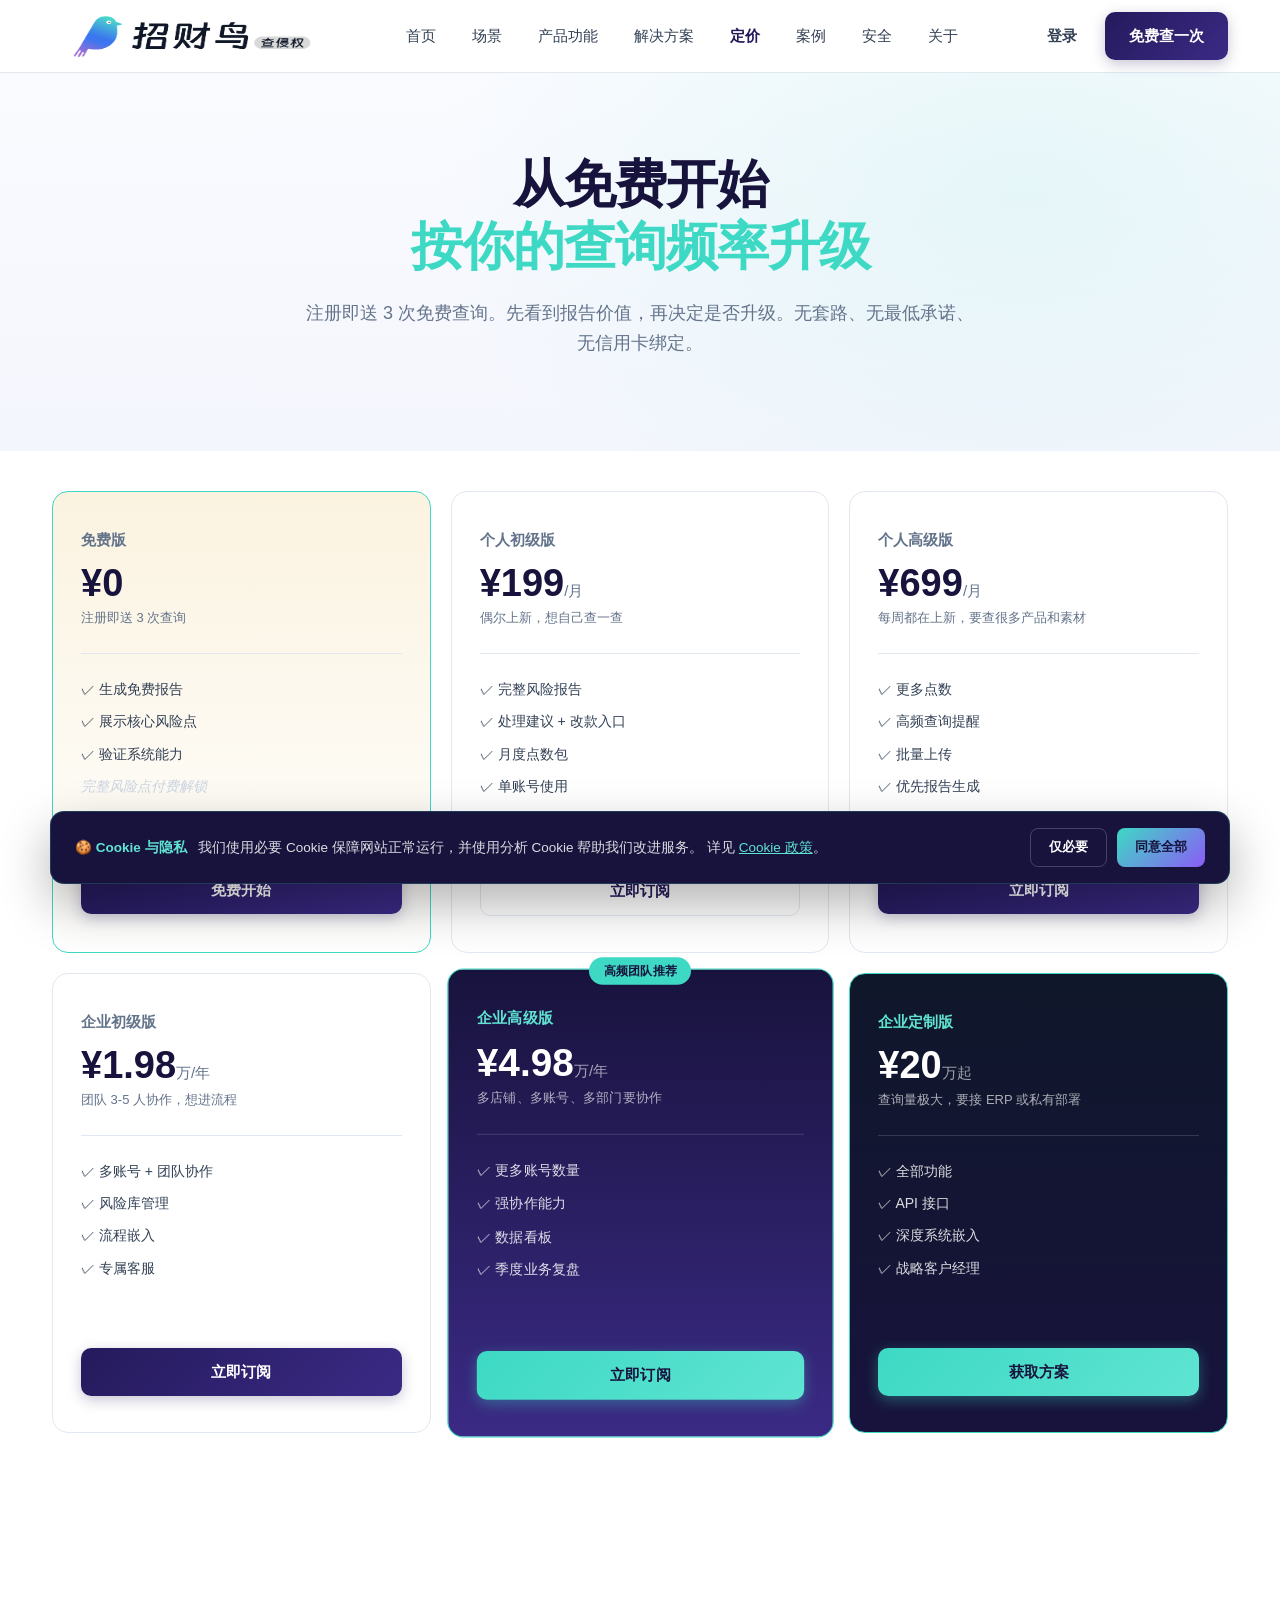
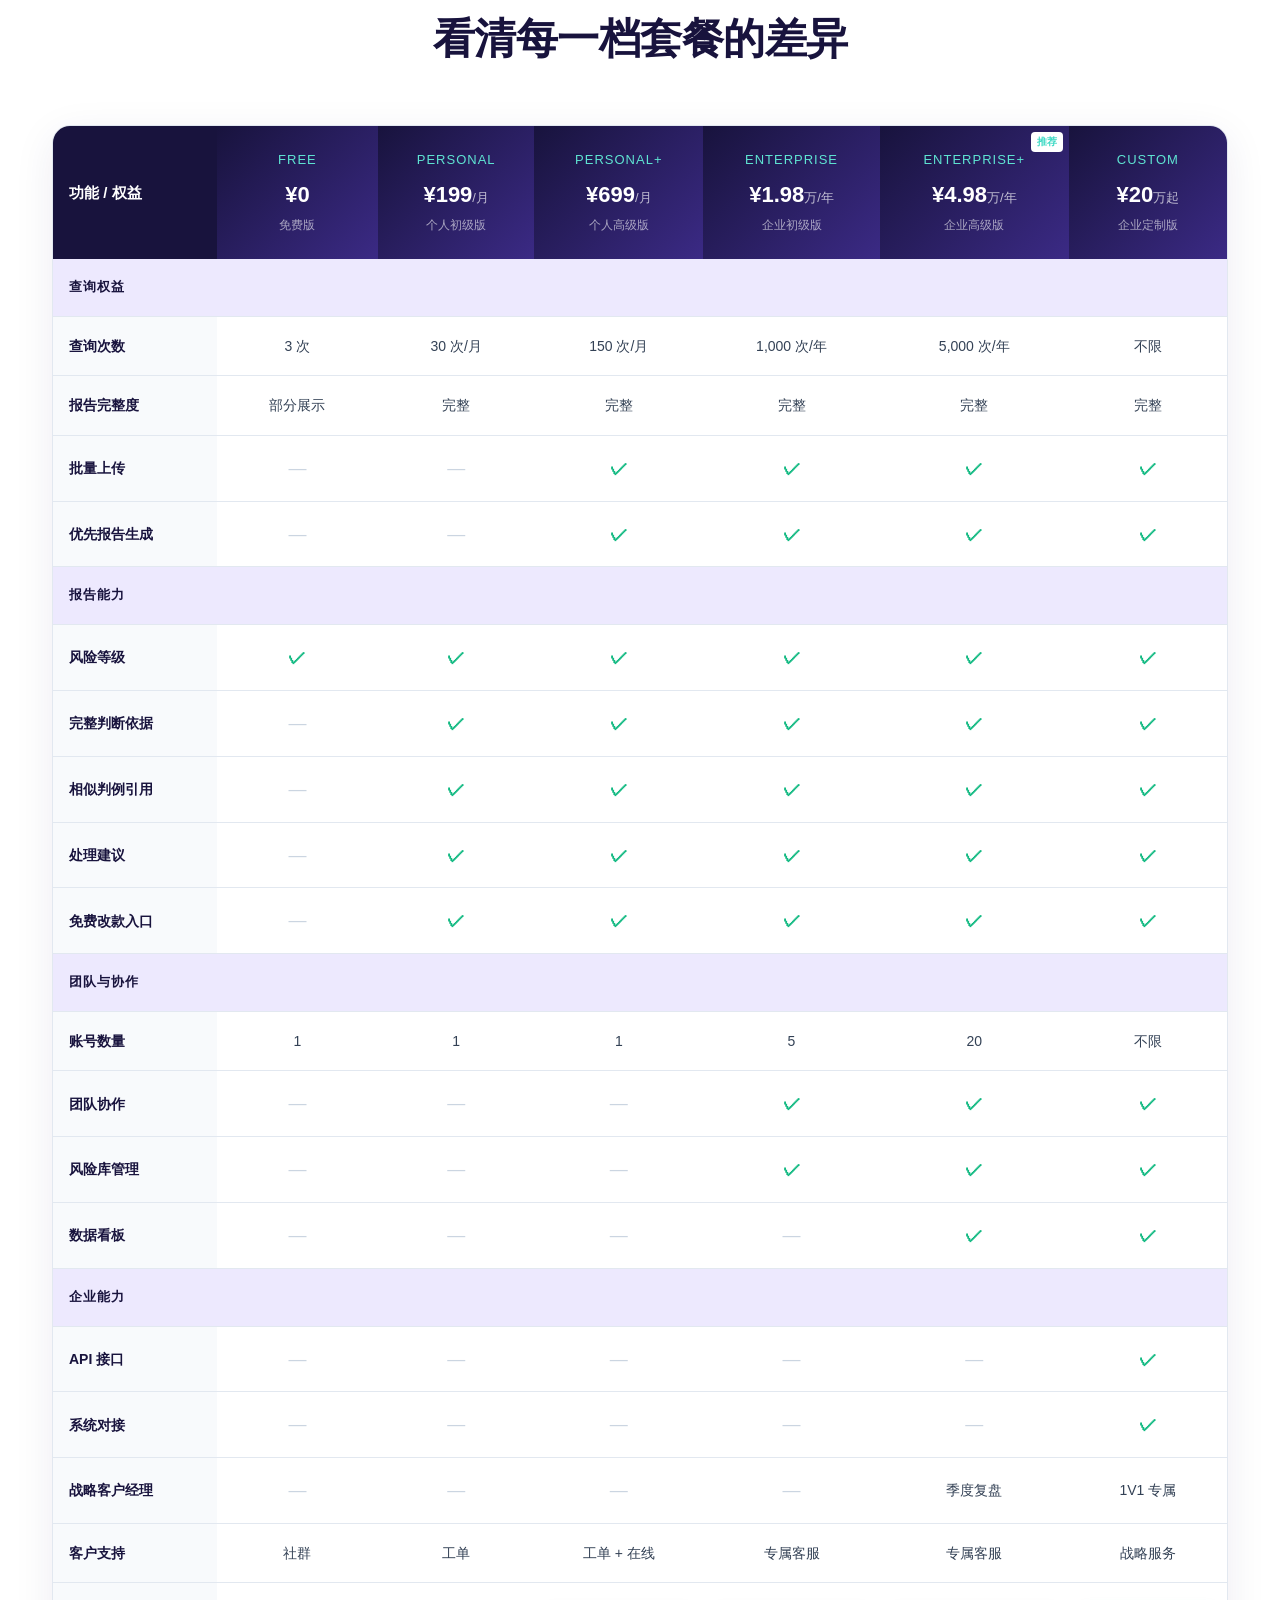
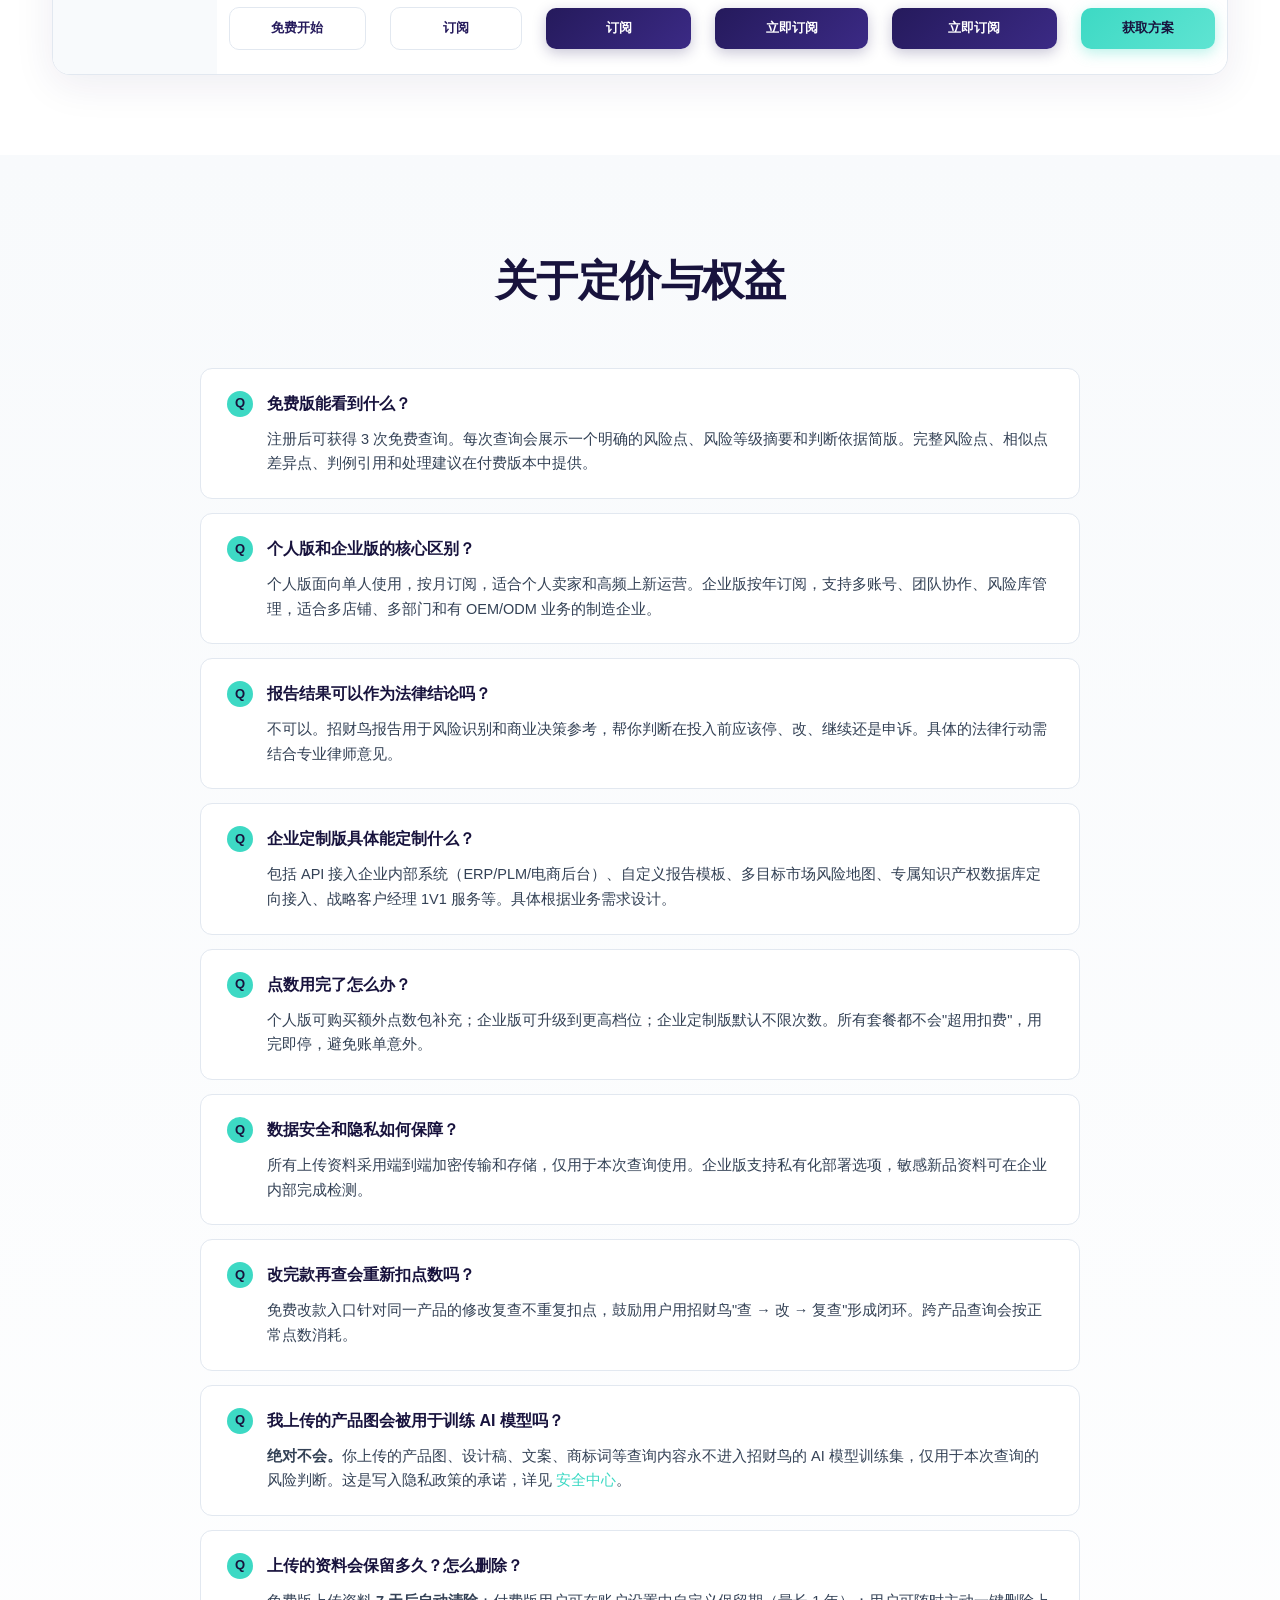
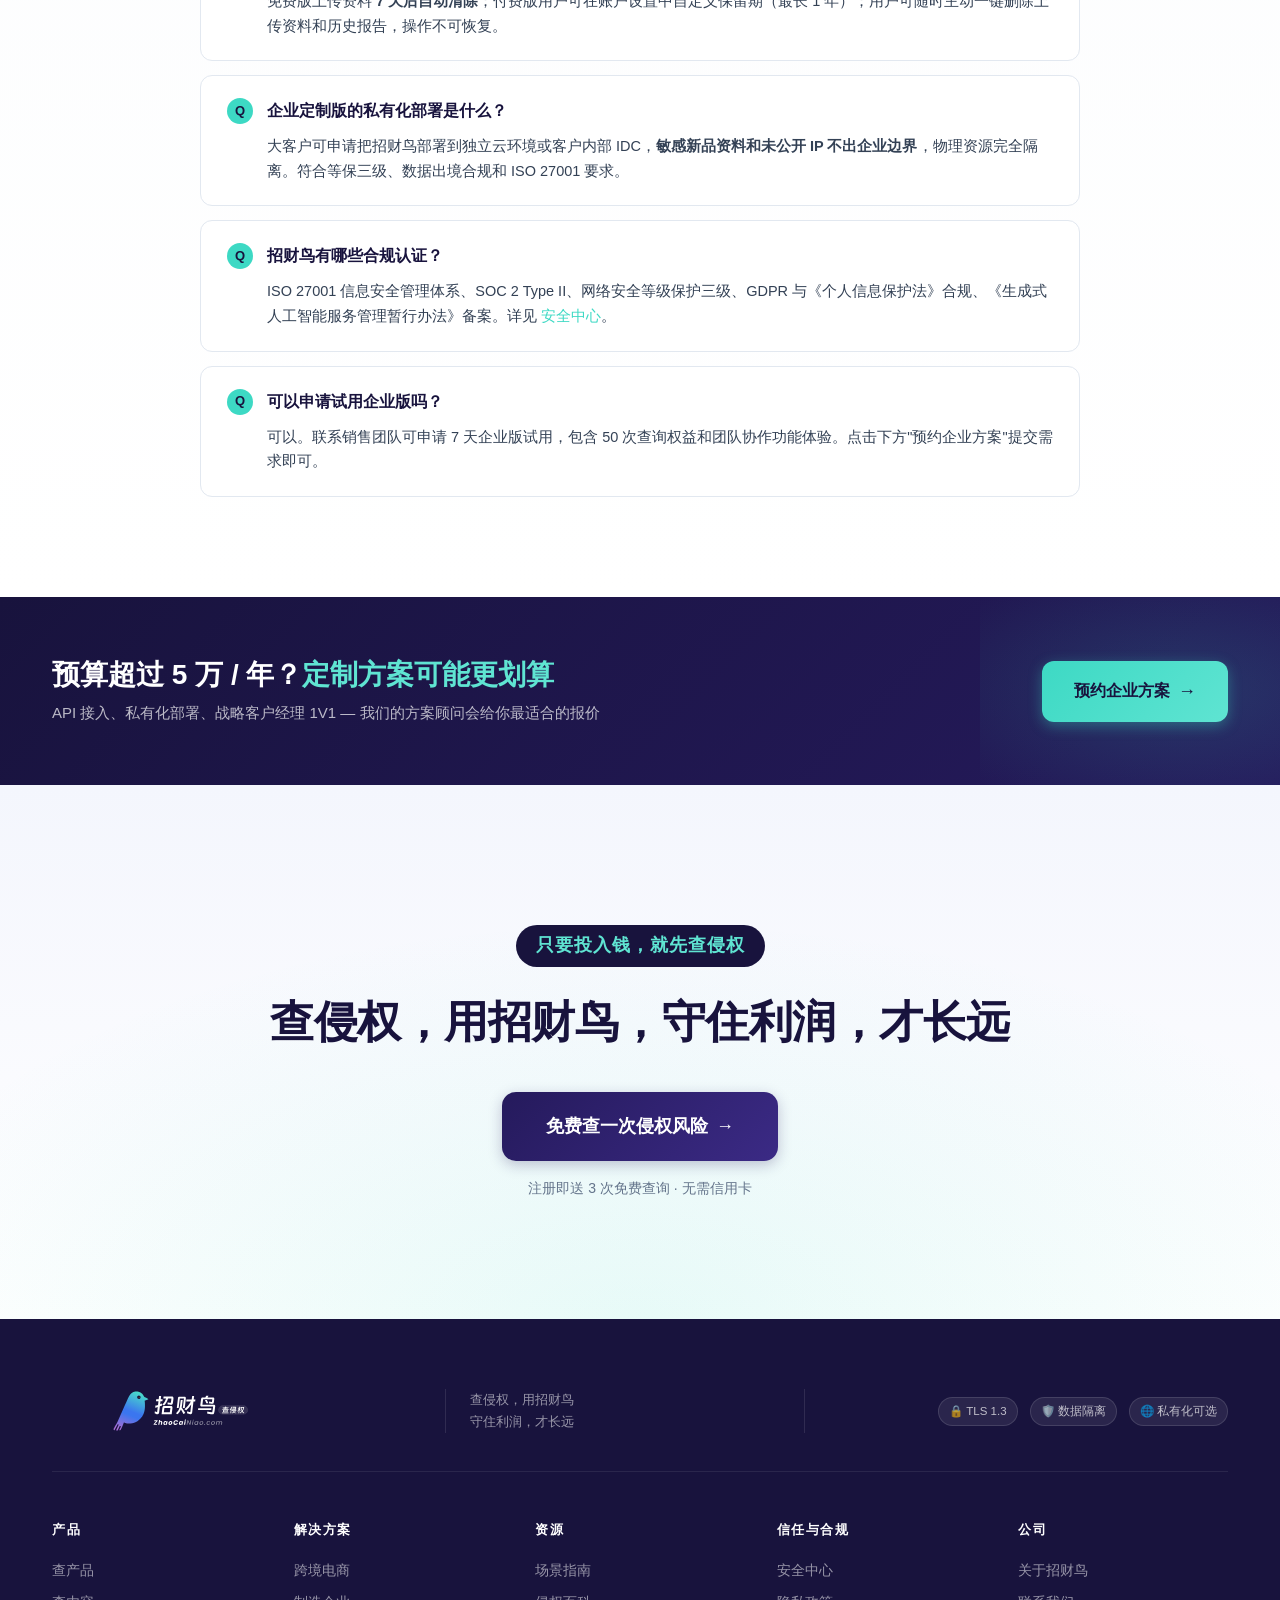
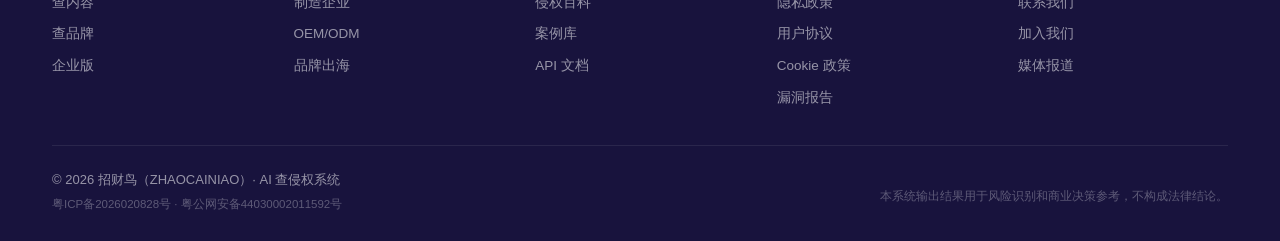
<file: pricing/index.html>
<!DOCTYPE html><html  lang="zh-CN"><head><meta charset="UTF-8">
<meta name="viewport" content="width=device-width, initial-scale=1.0, maximum-scale=1.0, user-scalable=no, viewport-fit=cover">
<title>定价 — 招财鸟</title>
<style>*,::backdrop,:after,:before{--tw-border-spacing-x:0;--tw-border-spacing-y:0;--tw-translate-x:0;--tw-translate-y:0;--tw-rotate:0;--tw-skew-x:0;--tw-skew-y:0;--tw-scale-x:1;--tw-scale-y:1;--tw-pan-x: ;--tw-pan-y: ;--tw-pinch-zoom: ;--tw-scroll-snap-strictness:proximity;--tw-gradient-from-position: ;--tw-gradient-via-position: ;--tw-gradient-to-position: ;--tw-ordinal: ;--tw-slashed-zero: ;--tw-numeric-figure: ;--tw-numeric-spacing: ;--tw-numeric-fraction: ;--tw-ring-inset: ;--tw-ring-offset-width:0px;--tw-ring-offset-color:#fff;--tw-ring-color:#3b82f680;--tw-ring-offset-shadow:0 0 #0000;--tw-ring-shadow:0 0 #0000;--tw-shadow:0 0 #0000;--tw-shadow-colored:0 0 #0000;--tw-blur: ;--tw-brightness: ;--tw-contrast: ;--tw-grayscale: ;--tw-hue-rotate: ;--tw-invert: ;--tw-saturate: ;--tw-sepia: ;--tw-drop-shadow: ;--tw-backdrop-blur: ;--tw-backdrop-brightness: ;--tw-backdrop-contrast: ;--tw-backdrop-grayscale: ;--tw-backdrop-hue-rotate: ;--tw-backdrop-invert: ;--tw-backdrop-opacity: ;--tw-backdrop-saturate: ;--tw-backdrop-sepia: ;--tw-contain-size: ;--tw-contain-layout: ;--tw-contain-paint: ;--tw-contain-style: }*,:after,:before{border:0 solid #e5e7eb;box-sizing:border-box}:after,:before{--tw-content:""}:host,html{line-height:1.5;-webkit-text-size-adjust:100%;font-family:-apple-system,BlinkMacSystemFont,PingFang SC,Hiragino Sans GB,Microsoft YaHei,Helvetica Neue,Arial,sans-serif;font-feature-settings:normal;font-variation-settings:normal;tab-size:4;-webkit-tap-highlight-color:transparent}body{line-height:inherit;margin:0}hr{border-top-width:1px;color:inherit;height:0}abbr:where([title]){-webkit-text-decoration:underline dotted;text-decoration:underline dotted}h1,h2,h3,h4,h5,h6{font-size:inherit;font-weight:inherit}a{color:inherit;text-decoration:inherit}b,strong{font-weight:bolder}code,kbd,pre,samp{font-family:ui-monospace,SFMono-Regular,Menlo,Monaco,Consolas,Liberation Mono,Courier New,monospace;font-feature-settings:normal;font-size:1em;font-variation-settings:normal}small{font-size:80%}sub,sup{font-size:75%;line-height:0;position:relative;vertical-align:initial}sub{bottom:-.25em}sup{top:-.5em}table{border-collapse:collapse;border-color:inherit;text-indent:0}button,input,optgroup,select,textarea{color:inherit;font-family:inherit;font-feature-settings:inherit;font-size:100%;font-variation-settings:inherit;font-weight:inherit;letter-spacing:inherit;line-height:inherit;margin:0;padding:0}button,select{text-transform:none}button,input:where([type=button]),input:where([type=reset]),input:where([type=submit]){-webkit-appearance:button;background-color:initial;background-image:none}:-moz-focusring{outline:auto}:-moz-ui-invalid{box-shadow:none}progress{vertical-align:initial}::-webkit-inner-spin-button,::-webkit-outer-spin-button{height:auto}[type=search]{-webkit-appearance:textfield;outline-offset:-2px}::-webkit-search-decoration{-webkit-appearance:none}::-webkit-file-upload-button{-webkit-appearance:button;font:inherit}summary{display:list-item}blockquote,dd,dl,figure,h1,h2,h3,h4,h5,h6,hr,p,pre{margin:0}fieldset{margin:0}fieldset,legend{padding:0}menu,ol,ul{list-style:none;margin:0;padding:0}dialog{padding:0}textarea{resize:vertical}input::placeholder,textarea::placeholder{color:#9ca3af;opacity:1}[role=button],button{cursor:pointer}:disabled{cursor:default}audio,canvas,embed,iframe,img,object,svg,video{display:block;vertical-align:middle}img,video{height:auto;max-width:100%}[hidden]:where(:not([hidden=until-found])){display:none}.container{width:100%}@media(min-width:640px){.container{max-width:640px}}@media(min-width:768px){.container{max-width:768px}}@media(min-width:1024px){.container{max-width:1024px}}@media(min-width:1280px){.container{max-width:1280px}}@media(min-width:1536px){.container{max-width:1536px}}.visible{visibility:visible}.collapse{visibility:collapse}.fixed{position:fixed}.absolute{position:absolute}.relative{position:relative}.sticky{position:sticky}.block{display:block}.flex{display:flex}.table{display:table}.grid{display:grid}.hidden{display:none}.flex-shrink{flex-shrink:1}.border-collapse{border-collapse:collapse}.transform{transform:translate(var(--tw-translate-x),var(--tw-translate-y)) rotate(var(--tw-rotate)) skew(var(--tw-skew-x)) skewY(var(--tw-skew-y)) scaleX(var(--tw-scale-x)) scaleY(var(--tw-scale-y))}.flex-wrap{flex-wrap:wrap}.border{border-width:1px}.uppercase{text-transform:uppercase}.italic{font-style:italic}.underline{text-decoration-line:underline}.blur{--tw-blur:blur(8px)}.blur,.filter{filter:var(--tw-blur) var(--tw-brightness) var(--tw-contrast) var(--tw-grayscale) var(--tw-hue-rotate) var(--tw-invert) var(--tw-saturate) var(--tw-sepia) var(--tw-drop-shadow)}.transition{transition-duration:.15s;transition-property:color,background-color,border-color,text-decoration-color,fill,stroke,opacity,box-shadow,transform,filter,backdrop-filter;transition-timing-function:cubic-bezier(.4,0,.2,1)}.ease-in-out{transition-timing-function:cubic-bezier(.4,0,.2,1)}</style>
<style>*,:after,:before{--tw-border-spacing-x:0;--tw-border-spacing-y:0;--tw-translate-x:0;--tw-translate-y:0;--tw-rotate:0;--tw-skew-x:0;--tw-skew-y:0;--tw-scale-x:1;--tw-scale-y:1;--tw-pan-x: ;--tw-pan-y: ;--tw-pinch-zoom: ;--tw-scroll-snap-strictness:proximity;--tw-gradient-from-position: ;--tw-gradient-via-position: ;--tw-gradient-to-position: ;--tw-ordinal: ;--tw-slashed-zero: ;--tw-numeric-figure: ;--tw-numeric-spacing: ;--tw-numeric-fraction: ;--tw-ring-inset: ;--tw-ring-offset-width:0px;--tw-ring-offset-color:#fff;--tw-ring-color:rgba(59,130,246,.5);--tw-ring-offset-shadow:0 0 #0000;--tw-ring-shadow:0 0 #0000;--tw-shadow:0 0 #0000;--tw-shadow-colored:0 0 #0000;--tw-blur: ;--tw-brightness: ;--tw-contrast: ;--tw-grayscale: ;--tw-hue-rotate: ;--tw-invert: ;--tw-saturate: ;--tw-sepia: ;--tw-drop-shadow: ;--tw-backdrop-blur: ;--tw-backdrop-brightness: ;--tw-backdrop-contrast: ;--tw-backdrop-grayscale: ;--tw-backdrop-hue-rotate: ;--tw-backdrop-invert: ;--tw-backdrop-opacity: ;--tw-backdrop-saturate: ;--tw-backdrop-sepia: ;--tw-contain-size: ;--tw-contain-layout: ;--tw-contain-paint: ;--tw-contain-style: }::backdrop{--tw-border-spacing-x:0;--tw-border-spacing-y:0;--tw-translate-x:0;--tw-translate-y:0;--tw-rotate:0;--tw-skew-x:0;--tw-skew-y:0;--tw-scale-x:1;--tw-scale-y:1;--tw-pan-x: ;--tw-pan-y: ;--tw-pinch-zoom: ;--tw-scroll-snap-strictness:proximity;--tw-gradient-from-position: ;--tw-gradient-via-position: ;--tw-gradient-to-position: ;--tw-ordinal: ;--tw-slashed-zero: ;--tw-numeric-figure: ;--tw-numeric-spacing: ;--tw-numeric-fraction: ;--tw-ring-inset: ;--tw-ring-offset-width:0px;--tw-ring-offset-color:#fff;--tw-ring-color:rgba(59,130,246,.5);--tw-ring-offset-shadow:0 0 #0000;--tw-ring-shadow:0 0 #0000;--tw-shadow:0 0 #0000;--tw-shadow-colored:0 0 #0000;--tw-blur: ;--tw-brightness: ;--tw-contrast: ;--tw-grayscale: ;--tw-hue-rotate: ;--tw-invert: ;--tw-saturate: ;--tw-sepia: ;--tw-drop-shadow: ;--tw-backdrop-blur: ;--tw-backdrop-brightness: ;--tw-backdrop-contrast: ;--tw-backdrop-grayscale: ;--tw-backdrop-hue-rotate: ;--tw-backdrop-invert: ;--tw-backdrop-opacity: ;--tw-backdrop-saturate: ;--tw-backdrop-sepia: ;--tw-contain-size: ;--tw-contain-layout: ;--tw-contain-paint: ;--tw-contain-style: }*,:after,:before{border:0 solid #e5e7eb;box-sizing:border-box}:after,:before{--tw-content:""}:host,html{line-height:1.5;-webkit-text-size-adjust:100%;font-family:-apple-system,BlinkMacSystemFont,PingFang SC,Hiragino Sans GB,Microsoft YaHei,Helvetica Neue,Arial,sans-serif;font-feature-settings:normal;font-variation-settings:normal;-moz-tab-size:4;-o-tab-size:4;tab-size:4;-webkit-tap-highlight-color:transparent}body{line-height:inherit;margin:0}hr{border-top-width:1px;color:inherit;height:0}abbr:where([title]){-webkit-text-decoration:underline dotted;text-decoration:underline dotted}h1,h2,h3,h4,h5,h6{font-size:inherit;font-weight:inherit}a{text-decoration:inherit}b,strong{font-weight:bolder}code,kbd,pre,samp{font-family:ui-monospace,SFMono-Regular,Menlo,Monaco,Consolas,Liberation Mono,Courier New,monospace;font-feature-settings:normal;font-size:1em;font-variation-settings:normal}small{font-size:80%}sub,sup{font-size:75%;line-height:0;position:relative;vertical-align:baseline}sub{bottom:-.25em}sup{top:-.5em}table{border-collapse:collapse;border-color:inherit;text-indent:0}button,input,optgroup,select,textarea{color:inherit;font-family:inherit;font-feature-settings:inherit;font-size:100%;font-variation-settings:inherit;font-weight:inherit;letter-spacing:inherit;line-height:inherit;margin:0;padding:0}button,select{text-transform:none}button,input:where([type=button]),input:where([type=reset]),input:where([type=submit]){-webkit-appearance:button;background-color:transparent;background-image:none}:-moz-focusring{outline:auto}:-moz-ui-invalid{box-shadow:none}progress{vertical-align:baseline}::-webkit-inner-spin-button,::-webkit-outer-spin-button{height:auto}[type=search]{-webkit-appearance:textfield;outline-offset:-2px}::-webkit-search-decoration{-webkit-appearance:none}::-webkit-file-upload-button{-webkit-appearance:button;font:inherit}summary{display:list-item}blockquote,dd,dl,figure,h1,h2,h3,h4,h5,h6,hr,p,pre{margin:0}fieldset{margin:0}fieldset,legend{padding:0}menu,ol,ul{list-style:none;margin:0;padding:0}dialog{padding:0}textarea{resize:vertical}input::-moz-placeholder,textarea::-moz-placeholder{color:#9ca3af;opacity:1}input::placeholder,textarea::placeholder{color:#9ca3af;opacity:1}[role=button],button{cursor:pointer}:disabled{cursor:default}audio,canvas,embed,iframe,img,object,svg,video{display:block;vertical-align:middle}img,video{height:auto;max-width:100%}[hidden]:where(:not([hidden=until-found])){display:none}.container{width:100%}@media(min-width:640px){.container{max-width:640px}}@media(min-width:768px){.container{max-width:768px}}@media(min-width:1024px){.container{max-width:1024px}}@media(min-width:1280px){.container{max-width:1280px}}@media(min-width:1536px){.container{max-width:1536px}}.visible{visibility:visible}.collapse{visibility:collapse}.fixed{position:fixed}.absolute{position:absolute}.relative{position:relative}.sticky{position:sticky}.block{display:block}.flex{display:flex}.table{display:table}.grid{display:grid}.hidden{display:none}.flex-shrink{flex-shrink:1}.border-collapse{border-collapse:collapse}.transform{transform:translate(var(--tw-translate-x),var(--tw-translate-y)) rotate(var(--tw-rotate)) skew(var(--tw-skew-x)) skewY(var(--tw-skew-y)) scaleX(var(--tw-scale-x)) scaleY(var(--tw-scale-y))}.flex-wrap{flex-wrap:wrap}.border{border-width:1px}.uppercase{text-transform:uppercase}.italic{font-style:italic}.underline{text-decoration-line:underline}.blur{--tw-blur:blur(8px)}.blur,.filter{filter:var(--tw-blur) var(--tw-brightness) var(--tw-contrast) var(--tw-grayscale) var(--tw-hue-rotate) var(--tw-invert) var(--tw-saturate) var(--tw-sepia) var(--tw-drop-shadow)}.transition{transition-duration:.15s;transition-property:color,background-color,border-color,text-decoration-color,fill,stroke,opacity,box-shadow,transform,filter,backdrop-filter;transition-timing-function:cubic-bezier(.4,0,.2,1)}.ease-in-out{transition-timing-function:cubic-bezier(.4,0,.2,1)}:root{--navy-900:#18133d;--navy-800:#251a5c;--navy-700:#3b2a85;--navy-600:#5b43b5;--navy-100:#ede9fe;--gold-500:#3dd9c4;--gold-400:#5fe4d2;--gold-100:#d4f9f2;--brand-grad:linear-gradient(135deg,#3dd9c4,#8b5cf6);--brand-grad-soft:linear-gradient(135deg,rgba(61,217,196,.12),rgba(139,92,246,.12));--red-500:#dc2626;--red-100:#fee2e2;--orange-500:#ea8a1f;--yellow-500:#f5c518;--green-500:#10b981;--gray-900:#0f172a;--gray-700:#334155;--gray-500:#64748b;--gray-300:#cbd5e1;--gray-200:#e2e8f0;--gray-100:#f1f5f9;--gray-50:#f8fafc;--white:#fff}*{box-sizing:border-box;margin:0;padding:0}body,html{background:var(--white);color:var(--gray-900);font-family:-apple-system,BlinkMacSystemFont,PingFang SC,Hiragino Sans GB,Microsoft YaHei,Helvetica Neue,Arial,sans-serif;font-size:16px;line-height:1.6;-webkit-font-smoothing:antialiased;-moz-osx-font-smoothing:grayscale}img{display:block;max-width:100%}a{color:inherit;text-decoration:none}ul{list-style:none}.container{margin:0 auto;max-width:1240px;padding:0 32px}.btn-ghost,.btn-gold,.btn-primary,.btn-secondary{align-items:center;border:none;border-radius:10px;cursor:pointer;display:inline-flex;font-size:15px;font-weight:600;gap:8px;justify-content:center;padding:12px 24px;transition:all .25s ease;white-space:nowrap}.btn-primary{background:linear-gradient(135deg,var(--navy-800) 0,var(--navy-700) 100%);box-shadow:0 4px 14px #251a5c40;color:#fff}.btn-primary:hover{box-shadow:0 8px 22px #251a5c59;transform:translateY(-2px)}.btn-gold{background:linear-gradient(135deg,var(--gold-500) 0,var(--gold-400) 100%);box-shadow:0 4px 14px #3dd9c459;color:var(--navy-900)}.btn-gold:hover{box-shadow:0 8px 22px #3dd9c473;transform:translateY(-2px)}.btn-secondary{background:#fff;border:1.5px solid var(--gray-200);color:var(--navy-800)}.btn-secondary:hover{border-color:var(--navy-800);transform:translateY(-2px)}.btn-ghost{background:transparent;color:var(--gray-700);padding:8px 16px}.btn-ghost:hover{color:var(--navy-800)}.btn-lg{border-radius:12px;font-size:16px;padding:16px 32px}.btn-xl{border-radius:14px;font-size:18px;padding:20px 44px}.btn-block{width:100%}.btn-arrow{font-size:18px;transition:transform .2s}.btn-gold:hover .btn-arrow,.btn-primary:hover .btn-arrow{transform:translate(4px)}.nav{-webkit-backdrop-filter:blur(12px);backdrop-filter:blur(12px);background:#fffffff2;border-bottom:1px solid var(--gray-200);position:sticky;top:0;z-index:100}.nav-inner{align-items:center;display:flex;height:72px;justify-content:space-between}.nav-links{display:flex;gap:36px}.nav-links a{color:var(--gray-700);font-size:15px;font-weight:500;transition:color .2s}.nav-links a:hover{color:var(--navy-800)}.nav-links a.active{color:#251a5c;font-weight:700}.nav-cta{align-items:center;display:flex;gap:12px}.section-head{margin:0 auto 60px;max-width:760px;text-align:center}.section-title{color:var(--navy-900);font-size:42px;font-weight:800;letter-spacing:-.5px;line-height:1.25;margin-bottom:16px}.title-gold{color:var(--gold-500)}.section-sub{color:var(--gray-500);font-size:17px;line-height:1.7}.sub-hero{background:radial-gradient(ellipse 600px 400px at 80% 30%,rgba(61,217,196,.1),transparent),linear-gradient(180deg,#fafbff,#f4f6fd);padding:80px 0 60px;text-align:center}.sub-hero-title{color:var(--navy-900);font-size:52px;font-weight:800;letter-spacing:-1px;line-height:1.2;margin-bottom:20px;margin-left:auto;margin-right:auto;max-width:880px}.sub-hero-title span{color:var(--gold-500)}.sub-hero-sub{color:var(--gray-500);font-size:18px;line-height:1.7;margin:0 auto 32px;max-width:680px}.sub-hero-cta{display:flex;gap:14px;justify-content:center}@media(max-width:1024px){.section-title,.sub-hero-title{font-size:34px}.container{padding:0 20px}}@media(max-width:640px){.section-title,.sub-hero-title{font-size:26px}.btn-lg,.btn-xl{font-size:15px;padding:14px 24px}.cookie-inner{flex-direction:column;gap:16px}}</style>
<style>.cookie-banner[data-v-6292ad33]{background:var(--navy-900);border:1px solid rgba(61,217,196,.2);border-radius:14px;bottom:16px;box-shadow:0 20px 50px #0000004d;color:#fff;display:none;left:16px;margin:0 auto;max-width:1180px;padding:16px 24px;position:fixed;right:16px;z-index:999}.cookie-banner.show[data-v-6292ad33]{display:block}.cookie-inner[data-v-6292ad33]{align-items:center;display:flex;gap:24px;justify-content:space-between;max-width:none;padding:0}.cookie-text[data-v-6292ad33]{color:#ffffffd9;font-size:13.5px;line-height:1.6}.cookie-text strong[data-v-6292ad33]{color:var(--gold-400);margin-right:8px}.cookie-text a[data-v-6292ad33]{color:var(--gold-400);text-decoration:underline}.cookie-actions[data-v-6292ad33]{display:flex;flex-shrink:0;gap:10px}.cookie-btn[data-v-6292ad33]{background:transparent;border:1px solid hsla(0,0%,100%,.2);border-radius:8px;color:#fff;cursor:pointer;font-size:13px;font-weight:600;padding:8px 18px;transition:all .2s}.cookie-btn-primary[data-v-6292ad33]{background:var(--brand-grad);border:none;color:var(--navy-900)}.cookie-btn-ghost[data-v-6292ad33]:hover{background:#ffffff1a}@media(max-width:768px){.cookie-banner[data-v-6292ad33]{border-radius:14px 14px 0 0;bottom:0;left:0;padding:16px;right:0}.cookie-inner[data-v-6292ad33]{flex-direction:column;gap:16px;text-align:center}}</style>
<style>.logo[data-v-c82dc087]{align-items:center;display:flex}.logo-img[data-v-c82dc087]{height:75px;width:280px}.menu-toggle[data-v-c82dc087]{background:none;border:none;cursor:pointer;display:none;flex-direction:column;gap:5px;height:32px;justify-content:center;padding:4px;width:32px}.menu-toggle span[data-v-c82dc087]{background:var(--gray-700);border-radius:2px;display:block;height:2px;transition:all .3s ease;width:100%}.menu-toggle.active span[data-v-c82dc087]:first-child{transform:translateY(7px) rotate(45deg)}.menu-toggle.active span[data-v-c82dc087]:nth-child(2){opacity:0}.menu-toggle.active span[data-v-c82dc087]:nth-child(3){transform:translateY(-7px) rotate(-45deg)}@media(max-width:1024px){.menu-toggle[data-v-c82dc087]{display:flex}.nav-links[data-v-c82dc087]{background:#fff;border-bottom:1px solid var(--gray-200);box-shadow:0 4px 12px #00000014;flex-direction:column;gap:0;left:0;opacity:0;padding:20px;position:fixed;right:0;top:72px;transform:translateY(-100%);transition:all .3s ease;visibility:hidden;z-index:99}.nav-links.active[data-v-c82dc087]{opacity:1;transform:translateY(0);visibility:visible}.nav-links a[data-v-c82dc087]{border-bottom:1px solid var(--gray-100);color:var(--gray-700);display:block;font-weight:500;padding:14px 0}.nav-links a[data-v-c82dc087]:last-child{border-bottom:none}.nav-links a[data-v-c82dc087]:hover{color:#251a5c}.nav-links a.active[data-v-c82dc087]{color:#251a5c;font-weight:700}.nav-cta[data-v-c82dc087]{display:none}}</style>
<style>.footer[data-v-797b10c9]{background:var(--navy-900);color:#ffffffb3;padding:64px 0 28px}.footer-grid[data-v-797b10c9]{display:grid;gap:40px 32px;grid-template-columns:repeat(5,1fr)}.footer-col-brand[data-v-797b10c9],.footer-grid[data-v-797b10c9]{border-bottom:1px solid hsla(0,0%,100%,.08);padding-bottom:32px}.footer-col-brand[data-v-797b10c9]{align-items:center;display:flex;flex-wrap:wrap;gap:32px;grid-column:1/-1;justify-content:space-between;margin-bottom:8px}.footer-col-brand .logo[data-v-797b10c9]{flex-shrink:0}.footer-col-brand .footer-slogan[data-v-797b10c9]{border-left:1px solid hsla(0,0%,100%,.1);border-right:1px solid hsla(0,0%,100%,.1);color:#ffffff8c;flex:1;font-size:13px;line-height:1.7;margin:0;max-width:360px;padding:0 24px}.footer-col-brand .footer-badges[data-v-797b10c9]{flex-shrink:0;margin-top:0}.logo[data-v-797b10c9]{align-items:center;display:flex;gap:0}.logo-img[data-v-797b10c9]{display:block;height:56px;width:260px}.footer-slogan[data-v-797b10c9]{color:#fff9;font-size:15px;line-height:1.7;margin-top:20px}.footer-badges[data-v-797b10c9]{display:flex;gap:12px;margin-top:16px}.fb[data-v-797b10c9]{background:#ffffff14;border:1px solid hsla(0,0%,100%,.12);border-radius:999px;font-size:11.5px;padding:4px 10px}.footer-col h5[data-v-797b10c9]{color:#fff;font-size:13px;font-weight:700;letter-spacing:1.5px;margin-bottom:14px}.footer-col a[data-v-797b10c9]{color:#ffffff8c;display:block;font-size:13.5px;padding:5px 0;transition:color .2s}.footer-col a[data-v-797b10c9]:hover{color:var(--gold-400)}.footer-bottom[data-v-797b10c9]{align-items:center;color:#fff6;display:flex;font-size:13px;justify-content:space-between;padding-top:24px}.footer-bottom-left p[data-v-797b10c9]:first-child{color:#ffffff8c;font-size:13px}.footer-meta[data-v-797b10c9]{margin-top:4px}.footer-disclaimer[data-v-797b10c9],.footer-meta[data-v-797b10c9]{color:#ffffff4d;font-size:11.5px}.footer-disclaimer[data-v-797b10c9]{margin-top:8px}@media(max-width:1100px){.footer-grid[data-v-797b10c9]{grid-template-columns:repeat(3,1fr)}.footer-col-brand[data-v-797b10c9]{align-items:flex-start;flex-direction:column;gap:18px}.footer-col-brand .footer-slogan[data-v-797b10c9]{border-left:none;border-right:none;max-width:100%;padding:0}}@media(max-width:720px){.footer-grid[data-v-797b10c9]{gap:32px 24px;grid-template-columns:repeat(2,1fr)}}@media(max-width:480px){.footer-grid[data-v-797b10c9]{grid-template-columns:1fr}}</style>
<style>.pricing-detail[data-v-a254da59]{background:#fff;padding:80px 0}.price-table-wrapper[data-v-a254da59]{background:#fff;border:1px solid var(--gray-200);border-radius:18px;box-shadow:0 10px 40px #251a5c14;overflow:hidden}.price-table[data-v-a254da59]{border-collapse:collapse;width:100%}.price-table thead th[data-v-a254da59]{background:linear-gradient(135deg,var(--navy-900),var(--navy-700));color:#fff;font-size:15px;font-weight:700;padding:24px 16px;position:relative;text-align:center}.price-table thead th[data-v-a254da59]:first-child{background:var(--navy-900);text-align:left}.th-tier[data-v-a254da59]{color:var(--gold-400);font-size:13px;font-weight:500;letter-spacing:1px;margin-bottom:6px}.th-price[data-v-a254da59]{color:#fff;font-size:22px;font-weight:800;margin-bottom:4px}.th-price em[data-v-a254da59]{color:#ffffffb3;font-size:13px;font-style:normal;font-weight:500}.th-desc[data-v-a254da59]{color:#fff9;font-size:12px;font-weight:400}.th-popular[data-v-a254da59]{background:linear-gradient(135deg,#3dd9c4,#8b5cf6)}.th-popular-badge[data-v-a254da59]{background:#fff;border-radius:4px;color:var(--gold-500);font-size:10px;font-weight:800;padding:2px 6px;position:absolute;right:6px;top:6px}.price-table tbody tr[data-v-a254da59]{border-bottom:1px solid var(--gray-200)}.price-table tbody tr[data-v-a254da59]:last-child{border-bottom:none}.price-table tbody td[data-v-a254da59]{color:var(--gray-700);font-size:14px;padding:18px 16px;text-align:center}.price-table tbody td[data-v-a254da59]:first-child{background:var(--gray-50);color:var(--navy-900);font-weight:600;text-align:left}.row-group td[data-v-a254da59]:first-child{background:var(--navy-100)!important;color:var(--navy-800);font-size:13px;font-weight:700;letter-spacing:1px;text-transform:uppercase}.row-group td[data-v-a254da59]{background:var(--navy-100)}.yes[data-v-a254da59]{color:var(--green-500);font-weight:700}.no[data-v-a254da59],.yes[data-v-a254da59]{font-size:18px}.no[data-v-a254da59]{color:var(--gray-300)}.pricing-cta-row[data-v-a254da59]{background:#fff}.pricing-cta-row td[data-v-a254da59]{padding:24px 12px!important}.pricing-cta-row .btn-gold[data-v-a254da59],.pricing-cta-row .btn-primary[data-v-a254da59],.pricing-cta-row .btn-secondary[data-v-a254da59]{font-size:13px;padding:10px 18px;width:100%}.faq[data-v-a254da59]{background:linear-gradient(180deg,var(--gray-50) 0,#fff 100%);padding:100px 0}.faq-grid[data-v-a254da59]{display:flex;flex-direction:column;gap:14px;margin:0 auto;max-width:880px}.faq-item[data-v-a254da59]{background:#fff;border:1px solid var(--gray-200);border-radius:12px;padding:22px 26px;transition:all .3s}.faq-item[data-v-a254da59]:hover{border-color:var(--navy-800);box-shadow:0 8px 24px #251a5c14}.faq-q[data-v-a254da59]{align-items:flex-start;display:flex;font-size:16px;font-weight:700;gap:14px;margin-bottom:10px}.faq-q[data-v-a254da59],.faq-q-num[data-v-a254da59]{color:var(--navy-900)}.faq-q-num[data-v-a254da59]{align-items:center;background:var(--gold-500);border-radius:50%;display:inline-flex;flex-shrink:0;font-size:13px;font-weight:800;height:26px;justify-content:center;width:26px}.faq-a[data-v-a254da59]{color:var(--gray-700);font-size:14.5px;line-height:1.7;padding-left:40px}.mid-cta[data-v-a254da59]{background:linear-gradient(135deg,var(--navy-900) 0,var(--navy-800) 100%);overflow:hidden;padding:60px 0;position:relative}.mid-cta[data-v-a254da59]:before{background:radial-gradient(ellipse,rgba(61,217,196,.15),transparent);content:"";height:100%;position:absolute;right:-100px;top:0;width:400px}.mid-cta-inner[data-v-a254da59]{align-items:center;display:flex;gap:40px;justify-content:space-between;position:relative;z-index:1}.mid-cta h3[data-v-a254da59]{color:#fff;font-size:28px;font-weight:800;line-height:1.3;margin-bottom:8px}.mid-cta h3 span[data-v-a254da59]{color:var(--gold-400)}.mid-cta p[data-v-a254da59]{color:#ffffffb3;font-size:15px}@media(max-width:1024px){.mid-cta-inner[data-v-a254da59]{flex-direction:column;text-align:center}.price-table-wrapper[data-v-a254da59]{overflow-x:auto}}</style>
<style>.pricing[data-v-aac2baff]{background:#fff;padding:100px 0}.price-grid[data-v-aac2baff]{display:grid;gap:20px;grid-template-columns:repeat(3,1fr)}.price-card[data-v-aac2baff]{background:#fff;border:1.5px solid var(--gray-200);border-radius:16px;padding:36px 28px;position:relative;transition:all .3s}.price-card[data-v-aac2baff]:hover{border-color:var(--navy-800);box-shadow:0 20px 40px #251a5c1a;transform:translateY(-6px)}.price-card-free[data-v-aac2baff]{background:linear-gradient(180deg,#fbf3e0,#fff);border-color:var(--gold-500)}.price-card-popular[data-v-aac2baff]{background:linear-gradient(180deg,var(--navy-900),var(--navy-700));border-color:var(--gold-500);color:#fff;transform:scale(1.02)}.price-card-popular[data-v-aac2baff]:hover{transform:scale(1.02) translateY(-6px)}.price-popular-tag[data-v-aac2baff]{background:var(--gold-500);border-radius:999px;color:var(--navy-900);font-size:12px;font-weight:700;left:50%;padding:4px 14px;position:absolute;top:-12px;transform:translate(-50%);white-space:nowrap}.price-card-enterprise[data-v-aac2baff]{background:linear-gradient(180deg,var(--gray-900),var(--navy-900));border-color:var(--gold-500);color:#fff}.price-tier[data-v-aac2baff]{color:var(--gray-500);font-size:15px;font-weight:600;margin-bottom:12px}.price-card-enterprise .price-tier[data-v-aac2baff],.price-card-popular .price-tier[data-v-aac2baff]{color:var(--gold-400)}.price-amount[data-v-aac2baff]{color:var(--navy-900);font-size:38px;font-weight:800;line-height:1;margin-bottom:6px}.price-card-enterprise .price-amount[data-v-aac2baff],.price-card-popular .price-amount[data-v-aac2baff]{color:#fff}.price-amount em[data-v-aac2baff]{color:var(--gray-500);font-size:15px;font-style:normal;font-weight:500}.price-card-enterprise .price-amount em[data-v-aac2baff],.price-card-popular .price-amount em[data-v-aac2baff]{color:#fff9}.price-desc[data-v-aac2baff]{border-bottom:1px solid var(--gray-200);color:var(--gray-500);font-size:13px;margin-bottom:24px;padding-bottom:24px}.price-card-enterprise .price-desc[data-v-aac2baff],.price-card-popular .price-desc[data-v-aac2baff]{border-bottom-color:#ffffff26;color:#ffffffa6}.price-features[data-v-aac2baff]{display:flex;flex-direction:column;gap:10px;margin-bottom:28px;min-height:160px}.price-features li[data-v-aac2baff]{color:var(--gray-700);font-size:14px}.price-card-enterprise .price-features li[data-v-aac2baff],.price-card-popular .price-features li[data-v-aac2baff]{color:#ffffffd9}.price-features li.dim[data-v-aac2baff]{color:var(--gray-300);font-style:italic}@media(max-width:1024px){.price-grid[data-v-aac2baff]{grid-template-columns:repeat(2,1fr)}}@media(max-width:640px){.price-grid[data-v-aac2baff]{grid-template-columns:1fr}}</style>
<style>.final-cta[data-v-75471b98]{background:radial-gradient(ellipse 800px 400px at 50% 100%,rgba(61,217,196,.12),transparent),linear-gradient(180deg,#f4f6fd,#fff);padding:120px 0;text-align:center}.final-title[data-v-75471b98]{color:var(--navy-900);font-size:44px;font-weight:800;letter-spacing:-.5px;line-height:1.4;margin-bottom:40px}.final-title .hook[data-v-75471b98]{background:var(--navy-900);border-radius:999px;color:var(--gold-400);display:inline-block;font-size:18px;font-weight:600;letter-spacing:1px;margin-bottom:24px;padding:8px 20px}.final-buttons[data-v-75471b98]{margin-bottom:16px}.final-note[data-v-75471b98]{color:var(--gray-500);font-size:14px}@media(max-width:640px){.final-title[data-v-75471b98]{font-size:28px}.final-title .hook[data-v-75471b98]{font-size:14px}}</style>
<link rel="stylesheet" href="/_nuxt/PricingSection.DB1yLpWV.css" crossorigin>
<link rel="stylesheet" href="/_nuxt/FinalCtaSection.CKxeoguX.css" crossorigin>
<link rel="preload" as="fetch" crossorigin="anonymous" href="/pricing/_payload.json?44bab47d-7680-43de-b642-35fe1ce26671">
<link rel="modulepreload" as="script" crossorigin href="/_nuxt/DHElRL44.js">
<link rel="modulepreload" as="script" crossorigin href="/_nuxt/DJl-TVFh.js">
<link rel="modulepreload" as="script" crossorigin href="/_nuxt/f-vK1Lpc.js">
<link rel="modulepreload" as="script" crossorigin href="/_nuxt/DuGfiFL-.js">
<link rel="modulepreload" as="script" crossorigin href="/_nuxt/DjxhLxQc.js">
<link rel="modulepreload" as="script" crossorigin href="/_nuxt/6NRZUHvc.js">
<link rel="modulepreload" as="script" crossorigin href="/_nuxt/Dddm8coV.js">
<link rel="modulepreload" as="script" crossorigin href="/_nuxt/Bj_38Nf-.js">
<script type="module" src="/_nuxt/DHElRL44.js" crossorigin></script>
<meta name="referrer" content="strict-origin-when-cross-origin">
<meta http-equiv="X-Content-Type-Options" content="nosniff">
<meta name="format-detection" content="telephone=no">
<meta name="apple-mobile-web-app-capable" content="yes">
<meta name="apple-mobile-web-app-status-bar-style" content="black-translucent">
<link rel="icon" type="image/x-icon" href="/favicon.ico"></head><body><div id="__nuxt"><div><div><header class="nav" data-v-c82dc087><div class="container nav-inner" data-v-c82dc087><a href="/" class="logo" data-v-c82dc087><img src="/logo-compact.png" alt="招财鸟 · AI 查侵权" class="logo-img" data-v-c82dc087></a><button class="menu-toggle" data-v-c82dc087><span data-v-c82dc087></span><span data-v-c82dc087></span><span data-v-c82dc087></span></button><nav class="nav-links" data-v-c82dc087><a href="/" class="" data-v-c82dc087>首页</a><a href="/#scenes" class="" data-v-c82dc087>场景</a><a href="/product" class="" data-v-c82dc087>产品功能</a><a href="/solutions" class="" data-v-c82dc087>解决方案</a><a aria-current="page" href="/pricing" class="router-link-active router-link-exact-active active" data-v-c82dc087>定价</a><a href="/#cases" class="" data-v-c82dc087>案例</a><a href="/security" class="" data-v-c82dc087>安全</a><a href="/about" class="" data-v-c82dc087>关于</a></nav><div class="nav-cta" data-v-c82dc087><a href="#" class="btn-ghost" data-v-c82dc087>登录</a><a href="#cta" class="btn-primary" data-v-c82dc087>免费查一次</a></div></div></header><main><!--[--><div data-v-a254da59><!--[--><!----><!--]--><section class="sub-hero" data-v-a254da59><div class="container" data-v-a254da59><h1 class="sub-hero-title" data-v-a254da59> 从免费开始<br data-v-a254da59><span data-v-a254da59>按你的查询频率升级</span></h1><p class="sub-hero-sub" data-v-a254da59> 注册即送 3 次免费查询。先看到报告价值，再决定是否升级。无套路、无最低承诺、无信用卡绑定。 </p></div></section><section class="pricing" style="padding-top:40px;" data-v-a254da59 data-v-aac2baff><div class="container" data-v-aac2baff><!----><div class="price-grid" data-v-aac2baff><div class="price-card price-card-free" data-v-aac2baff><div class="price-tier" data-v-aac2baff>免费版</div><div class="price-amount" data-v-aac2baff>¥0</div><div class="price-desc" data-v-aac2baff>注册即送 3 次查询</div><ul class="price-features" data-v-aac2baff><li data-v-aac2baff>✓ 生成免费报告</li><li data-v-aac2baff>✓ 展示核心风险点</li><li data-v-aac2baff>✓ 验证系统能力</li><li class="dim" data-v-aac2baff>完整风险点付费解锁</li></ul><a href="#" class="btn-primary btn-block" data-v-aac2baff>免费开始</a></div><div class="price-card" data-v-aac2baff><div class="price-tier" data-v-aac2baff>个人初级版</div><div class="price-amount" data-v-aac2baff>¥199<em data-v-aac2baff>/月</em></div><div class="price-desc" data-v-aac2baff>偶尔上新，想自己查一查</div><ul class="price-features" data-v-aac2baff><li data-v-aac2baff>✓ 完整风险报告</li><li data-v-aac2baff>✓ 处理建议 + 改款入口</li><li data-v-aac2baff>✓ 月度点数包</li><li data-v-aac2baff>✓ 单账号使用</li></ul><a href="#" class="btn-secondary btn-block" data-v-aac2baff>立即订阅</a></div><div class="price-card" data-v-aac2baff><div class="price-tier" data-v-aac2baff>个人高级版</div><div class="price-amount" data-v-aac2baff>¥699<em data-v-aac2baff>/月</em></div><div class="price-desc" data-v-aac2baff>每周都在上新，要查很多产品和素材</div><ul class="price-features" data-v-aac2baff><li data-v-aac2baff>✓ 更多点数</li><li data-v-aac2baff>✓ 高频查询提醒</li><li data-v-aac2baff>✓ 批量上传</li><li data-v-aac2baff>✓ 优先报告生成</li></ul><a href="#" class="btn-primary btn-block" data-v-aac2baff>立即订阅</a></div><div class="price-card" data-v-aac2baff><div class="price-tier" data-v-aac2baff>企业初级版</div><div class="price-amount" data-v-aac2baff>¥1.98<em data-v-aac2baff>万/年</em></div><div class="price-desc" data-v-aac2baff>团队 3-5 人协作，想进流程</div><ul class="price-features" data-v-aac2baff><li data-v-aac2baff>✓ 多账号 + 团队协作</li><li data-v-aac2baff>✓ 风险库管理</li><li data-v-aac2baff>✓ 流程嵌入</li><li data-v-aac2baff>✓ 专属客服</li></ul><a href="#" class="btn-primary btn-block" data-v-aac2baff>立即订阅</a></div><div class="price-card price-card-popular" data-v-aac2baff><div class="price-popular-tag" data-v-aac2baff>高频团队推荐</div><div class="price-tier" data-v-aac2baff>企业高级版</div><div class="price-amount" data-v-aac2baff>¥4.98<em data-v-aac2baff>万/年</em></div><div class="price-desc" data-v-aac2baff>多店铺、多账号、多部门要协作</div><ul class="price-features" data-v-aac2baff><li data-v-aac2baff>✓ 更多账号数量</li><li data-v-aac2baff>✓ 强协作能力</li><li data-v-aac2baff>✓ 数据看板</li><li data-v-aac2baff>✓ 季度业务复盘</li></ul><a href="#" class="btn-gold btn-block" data-v-aac2baff>立即订阅</a></div><div class="price-card price-card-enterprise" data-v-aac2baff><div class="price-tier" data-v-aac2baff>企业定制版</div><div class="price-amount" data-v-aac2baff>¥20<em data-v-aac2baff>万起</em></div><div class="price-desc" data-v-aac2baff>查询量极大，要接 ERP 或私有部署</div><ul class="price-features" data-v-aac2baff><li data-v-aac2baff>✓ 全部功能</li><li data-v-aac2baff>✓ API 接口</li><li data-v-aac2baff>✓ 深度系统嵌入</li><li data-v-aac2baff>✓ 战略客户经理</li></ul><a href="#" class="btn-gold btn-block" data-v-aac2baff>获取方案</a></div></div></div></section><section class="pricing-detail" data-v-a254da59><div class="container" data-v-a254da59><div class="section-head" data-v-a254da59><h2 class="section-title" data-v-a254da59>看清每一档套餐的差异</h2></div><div class="price-table-wrapper" data-v-a254da59><table class="price-table" data-v-a254da59><thead data-v-a254da59><tr data-v-a254da59><th data-v-a254da59>功能 / 权益</th><th data-v-a254da59><div class="th-tier" data-v-a254da59>FREE</div><div class="th-price" data-v-a254da59>¥0</div><div class="th-desc" data-v-a254da59>免费版</div></th><th data-v-a254da59><div class="th-tier" data-v-a254da59>PERSONAL</div><div class="th-price" data-v-a254da59>¥199<em data-v-a254da59>/月</em></div><div class="th-desc" data-v-a254da59>个人初级版</div></th><th data-v-a254da59><div class="th-tier" data-v-a254da59>PERSONAL+</div><div class="th-price" data-v-a254da59>¥699<em data-v-a254da59>/月</em></div><div class="th-desc" data-v-a254da59>个人高级版</div></th><th data-v-a254da59><div class="th-tier" data-v-a254da59>ENTERPRISE</div><div class="th-price" data-v-a254da59>¥1.98<em data-v-a254da59>万/年</em></div><div class="th-desc" data-v-a254da59>企业初级版</div></th><th class="th-popular" data-v-a254da59><span class="th-popular-badge" data-v-a254da59>推荐</span><div class="th-tier" data-v-a254da59>ENTERPRISE+</div><div class="th-price" data-v-a254da59>¥4.98<em data-v-a254da59>万/年</em></div><div class="th-desc" data-v-a254da59>企业高级版</div></th><th data-v-a254da59><div class="th-tier" data-v-a254da59>CUSTOM</div><div class="th-price" data-v-a254da59>¥20<em data-v-a254da59>万起</em></div><div class="th-desc" data-v-a254da59>企业定制版</div></th></tr></thead><tbody data-v-a254da59><tr class="row-group" data-v-a254da59><td colspan="7" data-v-a254da59>查询权益</td></tr><tr data-v-a254da59><td data-v-a254da59>查询次数</td><td data-v-a254da59>3 次</td><td data-v-a254da59>30 次/月</td><td data-v-a254da59>150 次/月</td><td data-v-a254da59>1,000 次/年</td><td data-v-a254da59>5,000 次/年</td><td data-v-a254da59>不限</td></tr><tr data-v-a254da59><td data-v-a254da59>报告完整度</td><td data-v-a254da59>部分展示</td><td data-v-a254da59>完整</td><td data-v-a254da59>完整</td><td data-v-a254da59>完整</td><td data-v-a254da59>完整</td><td data-v-a254da59>完整</td></tr><tr data-v-a254da59><td data-v-a254da59>批量上传</td><td data-v-a254da59><span class="no" data-v-a254da59>—</span></td><td data-v-a254da59><span class="no" data-v-a254da59>—</span></td><td data-v-a254da59><span class="yes" data-v-a254da59>✓</span></td><td data-v-a254da59><span class="yes" data-v-a254da59>✓</span></td><td data-v-a254da59><span class="yes" data-v-a254da59>✓</span></td><td data-v-a254da59><span class="yes" data-v-a254da59>✓</span></td></tr><tr data-v-a254da59><td data-v-a254da59>优先报告生成</td><td data-v-a254da59><span class="no" data-v-a254da59>—</span></td><td data-v-a254da59><span class="no" data-v-a254da59>—</span></td><td data-v-a254da59><span class="yes" data-v-a254da59>✓</span></td><td data-v-a254da59><span class="yes" data-v-a254da59>✓</span></td><td data-v-a254da59><span class="yes" data-v-a254da59>✓</span></td><td data-v-a254da59><span class="yes" data-v-a254da59>✓</span></td></tr><tr class="row-group" data-v-a254da59><td colspan="7" data-v-a254da59>报告能力</td></tr><tr data-v-a254da59><td data-v-a254da59>风险等级</td><td data-v-a254da59><span class="yes" data-v-a254da59>✓</span></td><td data-v-a254da59><span class="yes" data-v-a254da59>✓</span></td><td data-v-a254da59><span class="yes" data-v-a254da59>✓</span></td><td data-v-a254da59><span class="yes" data-v-a254da59>✓</span></td><td data-v-a254da59><span class="yes" data-v-a254da59>✓</span></td><td data-v-a254da59><span class="yes" data-v-a254da59>✓</span></td></tr><tr data-v-a254da59><td data-v-a254da59>完整判断依据</td><td data-v-a254da59><span class="no" data-v-a254da59>—</span></td><td data-v-a254da59><span class="yes" data-v-a254da59>✓</span></td><td data-v-a254da59><span class="yes" data-v-a254da59>✓</span></td><td data-v-a254da59><span class="yes" data-v-a254da59>✓</span></td><td data-v-a254da59><span class="yes" data-v-a254da59>✓</span></td><td data-v-a254da59><span class="yes" data-v-a254da59>✓</span></td></tr><tr data-v-a254da59><td data-v-a254da59>相似判例引用</td><td data-v-a254da59><span class="no" data-v-a254da59>—</span></td><td data-v-a254da59><span class="yes" data-v-a254da59>✓</span></td><td data-v-a254da59><span class="yes" data-v-a254da59>✓</span></td><td data-v-a254da59><span class="yes" data-v-a254da59>✓</span></td><td data-v-a254da59><span class="yes" data-v-a254da59>✓</span></td><td data-v-a254da59><span class="yes" data-v-a254da59>✓</span></td></tr><tr data-v-a254da59><td data-v-a254da59>处理建议</td><td data-v-a254da59><span class="no" data-v-a254da59>—</span></td><td data-v-a254da59><span class="yes" data-v-a254da59>✓</span></td><td data-v-a254da59><span class="yes" data-v-a254da59>✓</span></td><td data-v-a254da59><span class="yes" data-v-a254da59>✓</span></td><td data-v-a254da59><span class="yes" data-v-a254da59>✓</span></td><td data-v-a254da59><span class="yes" data-v-a254da59>✓</span></td></tr><tr data-v-a254da59><td data-v-a254da59>免费改款入口</td><td data-v-a254da59><span class="no" data-v-a254da59>—</span></td><td data-v-a254da59><span class="yes" data-v-a254da59>✓</span></td><td data-v-a254da59><span class="yes" data-v-a254da59>✓</span></td><td data-v-a254da59><span class="yes" data-v-a254da59>✓</span></td><td data-v-a254da59><span class="yes" data-v-a254da59>✓</span></td><td data-v-a254da59><span class="yes" data-v-a254da59>✓</span></td></tr><tr class="row-group" data-v-a254da59><td colspan="7" data-v-a254da59>团队与协作</td></tr><tr data-v-a254da59><td data-v-a254da59>账号数量</td><td data-v-a254da59>1</td><td data-v-a254da59>1</td><td data-v-a254da59>1</td><td data-v-a254da59>5</td><td data-v-a254da59>20</td><td data-v-a254da59>不限</td></tr><tr data-v-a254da59><td data-v-a254da59>团队协作</td><td data-v-a254da59><span class="no" data-v-a254da59>—</span></td><td data-v-a254da59><span class="no" data-v-a254da59>—</span></td><td data-v-a254da59><span class="no" data-v-a254da59>—</span></td><td data-v-a254da59><span class="yes" data-v-a254da59>✓</span></td><td data-v-a254da59><span class="yes" data-v-a254da59>✓</span></td><td data-v-a254da59><span class="yes" data-v-a254da59>✓</span></td></tr><tr data-v-a254da59><td data-v-a254da59>风险库管理</td><td data-v-a254da59><span class="no" data-v-a254da59>—</span></td><td data-v-a254da59><span class="no" data-v-a254da59>—</span></td><td data-v-a254da59><span class="no" data-v-a254da59>—</span></td><td data-v-a254da59><span class="yes" data-v-a254da59>✓</span></td><td data-v-a254da59><span class="yes" data-v-a254da59>✓</span></td><td data-v-a254da59><span class="yes" data-v-a254da59>✓</span></td></tr><tr data-v-a254da59><td data-v-a254da59>数据看板</td><td data-v-a254da59><span class="no" data-v-a254da59>—</span></td><td data-v-a254da59><span class="no" data-v-a254da59>—</span></td><td data-v-a254da59><span class="no" data-v-a254da59>—</span></td><td data-v-a254da59><span class="no" data-v-a254da59>—</span></td><td data-v-a254da59><span class="yes" data-v-a254da59>✓</span></td><td data-v-a254da59><span class="yes" data-v-a254da59>✓</span></td></tr><tr class="row-group" data-v-a254da59><td colspan="7" data-v-a254da59>企业能力</td></tr><tr data-v-a254da59><td data-v-a254da59>API 接口</td><td data-v-a254da59><span class="no" data-v-a254da59>—</span></td><td data-v-a254da59><span class="no" data-v-a254da59>—</span></td><td data-v-a254da59><span class="no" data-v-a254da59>—</span></td><td data-v-a254da59><span class="no" data-v-a254da59>—</span></td><td data-v-a254da59><span class="no" data-v-a254da59>—</span></td><td data-v-a254da59><span class="yes" data-v-a254da59>✓</span></td></tr><tr data-v-a254da59><td data-v-a254da59>系统对接</td><td data-v-a254da59><span class="no" data-v-a254da59>—</span></td><td data-v-a254da59><span class="no" data-v-a254da59>—</span></td><td data-v-a254da59><span class="no" data-v-a254da59>—</span></td><td data-v-a254da59><span class="no" data-v-a254da59>—</span></td><td data-v-a254da59><span class="no" data-v-a254da59>—</span></td><td data-v-a254da59><span class="yes" data-v-a254da59>✓</span></td></tr><tr data-v-a254da59><td data-v-a254da59>战略客户经理</td><td data-v-a254da59><span class="no" data-v-a254da59>—</span></td><td data-v-a254da59><span class="no" data-v-a254da59>—</span></td><td data-v-a254da59><span class="no" data-v-a254da59>—</span></td><td data-v-a254da59><span class="no" data-v-a254da59>—</span></td><td data-v-a254da59>季度复盘</td><td data-v-a254da59>1V1 专属</td></tr><tr data-v-a254da59><td data-v-a254da59>客户支持</td><td data-v-a254da59>社群</td><td data-v-a254da59>工单</td><td data-v-a254da59>工单 + 在线</td><td data-v-a254da59>专属客服</td><td data-v-a254da59>专属客服</td><td data-v-a254da59>战略服务</td></tr><tr class="pricing-cta-row" data-v-a254da59><td data-v-a254da59></td><td data-v-a254da59><a href="#" class="btn-secondary" data-v-a254da59>免费开始</a></td><td data-v-a254da59><a href="#" class="btn-secondary" data-v-a254da59>订阅</a></td><td data-v-a254da59><a href="#" class="btn-primary" data-v-a254da59>订阅</a></td><td data-v-a254da59><a href="#" class="btn-primary" data-v-a254da59>立即订阅</a></td><td data-v-a254da59><a href="#" class="btn-primary" data-v-a254da59>立即订阅</a></td><td data-v-a254da59><a href="#" class="btn-gold" data-v-a254da59>获取方案</a></td></tr></tbody></table></div></div></section><section class="faq" data-v-a254da59><div class="container" data-v-a254da59><div class="section-head" data-v-a254da59><h2 class="section-title" data-v-a254da59>关于定价与权益</h2></div><div class="faq-grid" data-v-a254da59><div class="faq-item" data-v-a254da59><div class="faq-q" data-v-a254da59><span class="faq-q-num" data-v-a254da59>Q</span> 免费版能看到什么？</div><div class="faq-a" data-v-a254da59>注册后可获得 3 次免费查询。每次查询会展示一个明确的风险点、风险等级摘要和判断依据简版。完整风险点、相似点差异点、判例引用和处理建议在付费版本中提供。</div></div><div class="faq-item" data-v-a254da59><div class="faq-q" data-v-a254da59><span class="faq-q-num" data-v-a254da59>Q</span> 个人版和企业版的核心区别？</div><div class="faq-a" data-v-a254da59>个人版面向单人使用，按月订阅，适合个人卖家和高频上新运营。企业版按年订阅，支持多账号、团队协作、风险库管理，适合多店铺、多部门和有 OEM/ODM 业务的制造企业。</div></div><div class="faq-item" data-v-a254da59><div class="faq-q" data-v-a254da59><span class="faq-q-num" data-v-a254da59>Q</span> 报告结果可以作为法律结论吗？</div><div class="faq-a" data-v-a254da59>不可以。招财鸟报告用于风险识别和商业决策参考，帮你判断在投入前应该停、改、继续还是申诉。具体的法律行动需结合专业律师意见。</div></div><div class="faq-item" data-v-a254da59><div class="faq-q" data-v-a254da59><span class="faq-q-num" data-v-a254da59>Q</span> 企业定制版具体能定制什么？</div><div class="faq-a" data-v-a254da59>包括 API 接入企业内部系统（ERP/PLM/电商后台）、自定义报告模板、多目标市场风险地图、专属知识产权数据库定向接入、战略客户经理 1V1 服务等。具体根据业务需求设计。</div></div><div class="faq-item" data-v-a254da59><div class="faq-q" data-v-a254da59><span class="faq-q-num" data-v-a254da59>Q</span> 点数用完了怎么办？</div><div class="faq-a" data-v-a254da59>个人版可购买额外点数包补充；企业版可升级到更高档位；企业定制版默认不限次数。所有套餐都不会&quot;超用扣费&quot;，用完即停，避免账单意外。</div></div><div class="faq-item" data-v-a254da59><div class="faq-q" data-v-a254da59><span class="faq-q-num" data-v-a254da59>Q</span> 数据安全和隐私如何保障？</div><div class="faq-a" data-v-a254da59>所有上传资料采用端到端加密传输和存储，仅用于本次查询使用。企业版支持私有化部署选项，敏感新品资料可在企业内部完成检测。</div></div><div class="faq-item" data-v-a254da59><div class="faq-q" data-v-a254da59><span class="faq-q-num" data-v-a254da59>Q</span> 改完款再查会重新扣点数吗？</div><div class="faq-a" data-v-a254da59>免费改款入口针对同一产品的修改复查不重复扣点，鼓励用户用招财鸟&quot;查 → 改 → 复查&quot;形成闭环。跨产品查询会按正常点数消耗。</div></div><div class="faq-item" data-v-a254da59><div class="faq-q" data-v-a254da59><span class="faq-q-num" data-v-a254da59>Q</span> 我上传的产品图会被用于训练 AI 模型吗？</div><div class="faq-a" data-v-a254da59><strong data-v-a254da59>绝对不会。</strong>你上传的产品图、设计稿、文案、商标词等查询内容永不进入招财鸟的 AI 模型训练集，仅用于本次查询的风险判断。这是写入隐私政策的承诺，详见 <a href="/security" class="" style="color:var(--gold-500);" data-v-a254da59>安全中心</a>。</div></div><div class="faq-item" data-v-a254da59><div class="faq-q" data-v-a254da59><span class="faq-q-num" data-v-a254da59>Q</span> 上传的资料会保留多久？怎么删除？</div><div class="faq-a" data-v-a254da59>免费版上传资料 <strong data-v-a254da59>7 天后自动清除</strong>；付费版用户可在账户设置中自定义保留期（最长 1 年）；用户可随时主动一键删除上传资料和历史报告，操作不可恢复。</div></div><div class="faq-item" data-v-a254da59><div class="faq-q" data-v-a254da59><span class="faq-q-num" data-v-a254da59>Q</span> 企业定制版的私有化部署是什么？</div><div class="faq-a" data-v-a254da59>大客户可申请把招财鸟部署到独立云环境或客户内部 IDC，<strong data-v-a254da59>敏感新品资料和未公开 IP 不出企业边界</strong>，物理资源完全隔离。符合等保三级、数据出境合规和 ISO 27001 要求。</div></div><div class="faq-item" data-v-a254da59><div class="faq-q" data-v-a254da59><span class="faq-q-num" data-v-a254da59>Q</span> 招财鸟有哪些合规认证？</div><div class="faq-a" data-v-a254da59>ISO 27001 信息安全管理体系、SOC 2 Type II、网络安全等级保护三级、GDPR 与《个人信息保护法》合规、《生成式人工智能服务管理暂行办法》备案。详见 <a href="/security" class="" style="color:var(--gold-500);" data-v-a254da59>安全中心</a>。</div></div><div class="faq-item" data-v-a254da59><div class="faq-q" data-v-a254da59><span class="faq-q-num" data-v-a254da59>Q</span> 可以申请试用企业版吗？</div><div class="faq-a" data-v-a254da59>可以。联系销售团队可申请 7 天企业版试用，包含 50 次查询权益和团队协作功能体验。点击下方&quot;预约企业方案&quot;提交需求即可。</div></div></div></div></section><section class="mid-cta" data-v-a254da59><div class="container mid-cta-inner" data-v-a254da59><div data-v-a254da59><h3 data-v-a254da59>预算超过 5 万 / 年？<span data-v-a254da59>定制方案可能更划算</span></h3><p data-v-a254da59>API 接入、私有化部署、战略客户经理 1V1 — 我们的方案顾问会给你最适合的报价</p></div><a href="#" class="btn-gold btn-lg" data-v-a254da59>预约企业方案 <span class="btn-arrow" data-v-a254da59>→</span></a></div></section><section class="final-cta" data-v-a254da59 data-v-75471b98><div class="container" data-v-75471b98><h2 class="final-title" data-v-75471b98><span class="hook" data-v-75471b98>只要投入钱，就先查侵权</span><br data-v-75471b98> 查侵权，用招财鸟，守住利润，才长远 </h2><div class="final-buttons" data-v-75471b98><a href="#" class="btn-primary btn-xl" data-v-75471b98> 免费查一次侵权风险 <span class="btn-arrow" data-v-75471b98>→</span></a></div><p class="final-note" data-v-75471b98>注册即送 3 次免费查询 · 无需信用卡</p></div></section></div><!--]--></main><footer class="footer" data-v-797b10c9><div class="container" data-v-797b10c9><div class="footer-grid" data-v-797b10c9><div class="footer-col footer-col-brand" data-v-797b10c9><div class="logo" data-v-797b10c9><img src="/logo-compact-white.svg" alt="招财鸟 · AI 查侵权" class="logo-img" data-v-797b10c9></div><p class="footer-slogan" data-v-797b10c9>查侵权，用招财鸟<br data-v-797b10c9>守住利润，才长远</p><div class="footer-badges" data-v-797b10c9><span class="fb" data-v-797b10c9>🔒 TLS 1.3</span><span class="fb" data-v-797b10c9>🛡️ 数据隔离</span><span class="fb" data-v-797b10c9>🌐 私有化可选</span></div></div><div class="footer-col" data-v-797b10c9><h5 data-v-797b10c9>产品</h5><a href="/product" class="" data-v-797b10c9>查产品</a><a href="/product" class="" data-v-797b10c9>查内容</a><a href="/product" class="" data-v-797b10c9>查品牌</a><a href="/solutions" class="" data-v-797b10c9>企业版</a></div><div class="footer-col" data-v-797b10c9><h5 data-v-797b10c9>解决方案</h5><a href="/solutions#cross-border" class="" data-v-797b10c9>跨境电商</a><a href="/solutions#manufacturing" class="" data-v-797b10c9>制造企业</a><a href="/solutions#manufacturing" class="" data-v-797b10c9>OEM/ODM</a><a href="/solutions#enterprise" class="" data-v-797b10c9>品牌出海</a></div><div class="footer-col" data-v-797b10c9><h5 data-v-797b10c9>资源</h5><a href="#" data-v-797b10c9>场景指南</a><a href="#" data-v-797b10c9>侵权百科</a><a href="#" data-v-797b10c9>案例库</a><a href="#" data-v-797b10c9>API 文档</a></div><div class="footer-col" data-v-797b10c9><h5 data-v-797b10c9>信任与合规</h5><a href="/security" class="" data-v-797b10c9>安全中心</a><a href="/privacy" class="" data-v-797b10c9>隐私政策</a><a href="/terms" class="" data-v-797b10c9>用户协议</a><a href="/privacy#cookie" class="" data-v-797b10c9>Cookie 政策</a><a href="/security#report" class="" data-v-797b10c9>漏洞报告</a></div><div class="footer-col" data-v-797b10c9><h5 data-v-797b10c9>公司</h5><a href="/about" class="" data-v-797b10c9>关于招财鸟</a><a href="#" data-v-797b10c9>联系我们</a><a href="#" data-v-797b10c9>加入我们</a><a href="#" data-v-797b10c9>媒体报道</a></div></div><div class="footer-bottom" data-v-797b10c9><div class="footer-bottom-left" data-v-797b10c9><p data-v-797b10c9>© 2026 招财鸟（ZHAOCAINIAO）· AI 查侵权系统</p><p class="footer-meta" data-v-797b10c9> 粤ICP备2026020828号 · 粤公网安备44030002011592号 </p></div><p class="footer-disclaimer" data-v-797b10c9> 本系统输出结果用于风险识别和商业决策参考，不构成法律结论。 </p></div></div></footer></div><span data-v-6292ad33></span></div></div><div id="teleports"></div><script>window.__NUXT__={};window.__NUXT__.config={public:{},app:{baseURL:"/",buildId:"44bab47d-7680-43de-b642-35fe1ce26671",buildAssetsDir:"/_nuxt/",cdnURL:""}}</script>
<script type="application/json" data-nuxt-data="nuxt-app" data-ssr="true" id="__NUXT_DATA__" data-src="/pricing/_payload.json?44bab47d-7680-43de-b642-35fe1ce26671">[{"state":1,"once":3,"_errors":4,"serverRendered":6,"path":7,"prerenderedAt":8},["Reactive",2],{},["Set"],["ShallowReactive",5],{},true,"\u002Fpricing",1778924089776]</script></body></html>
</file>
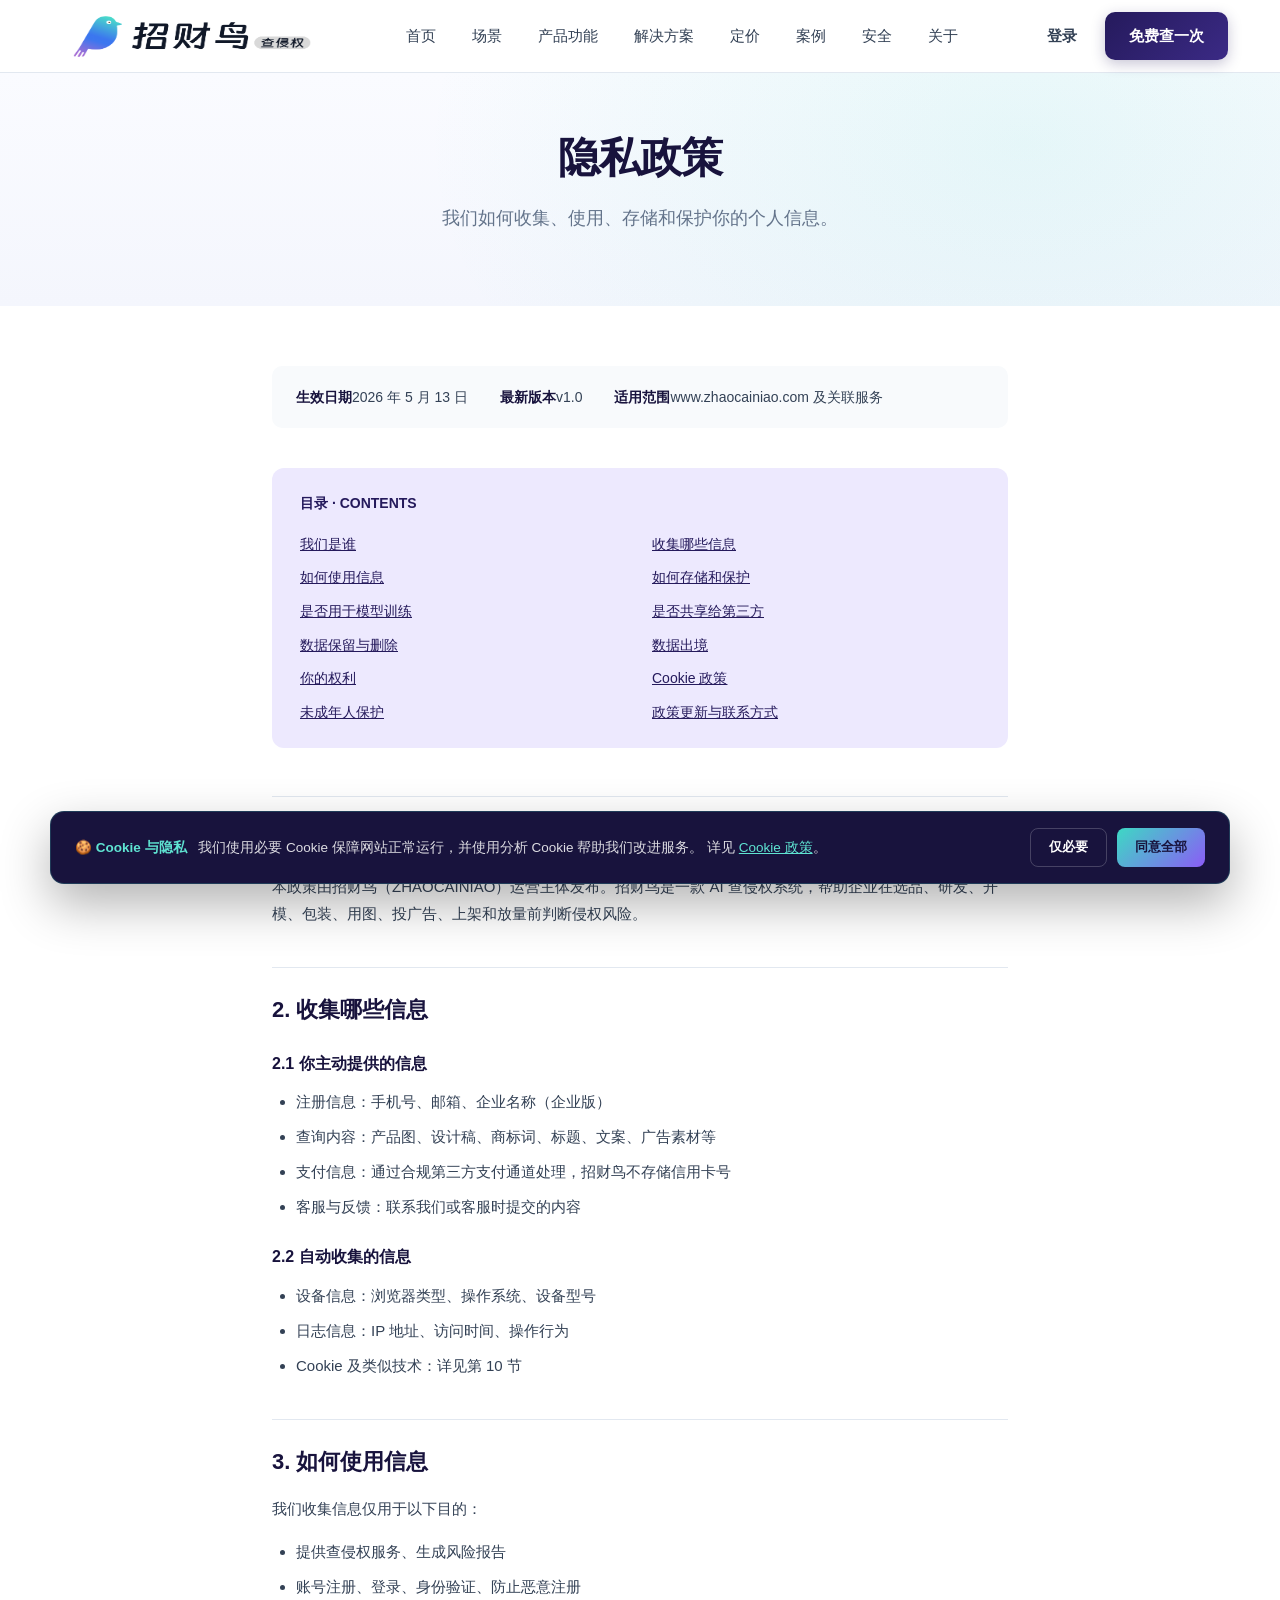
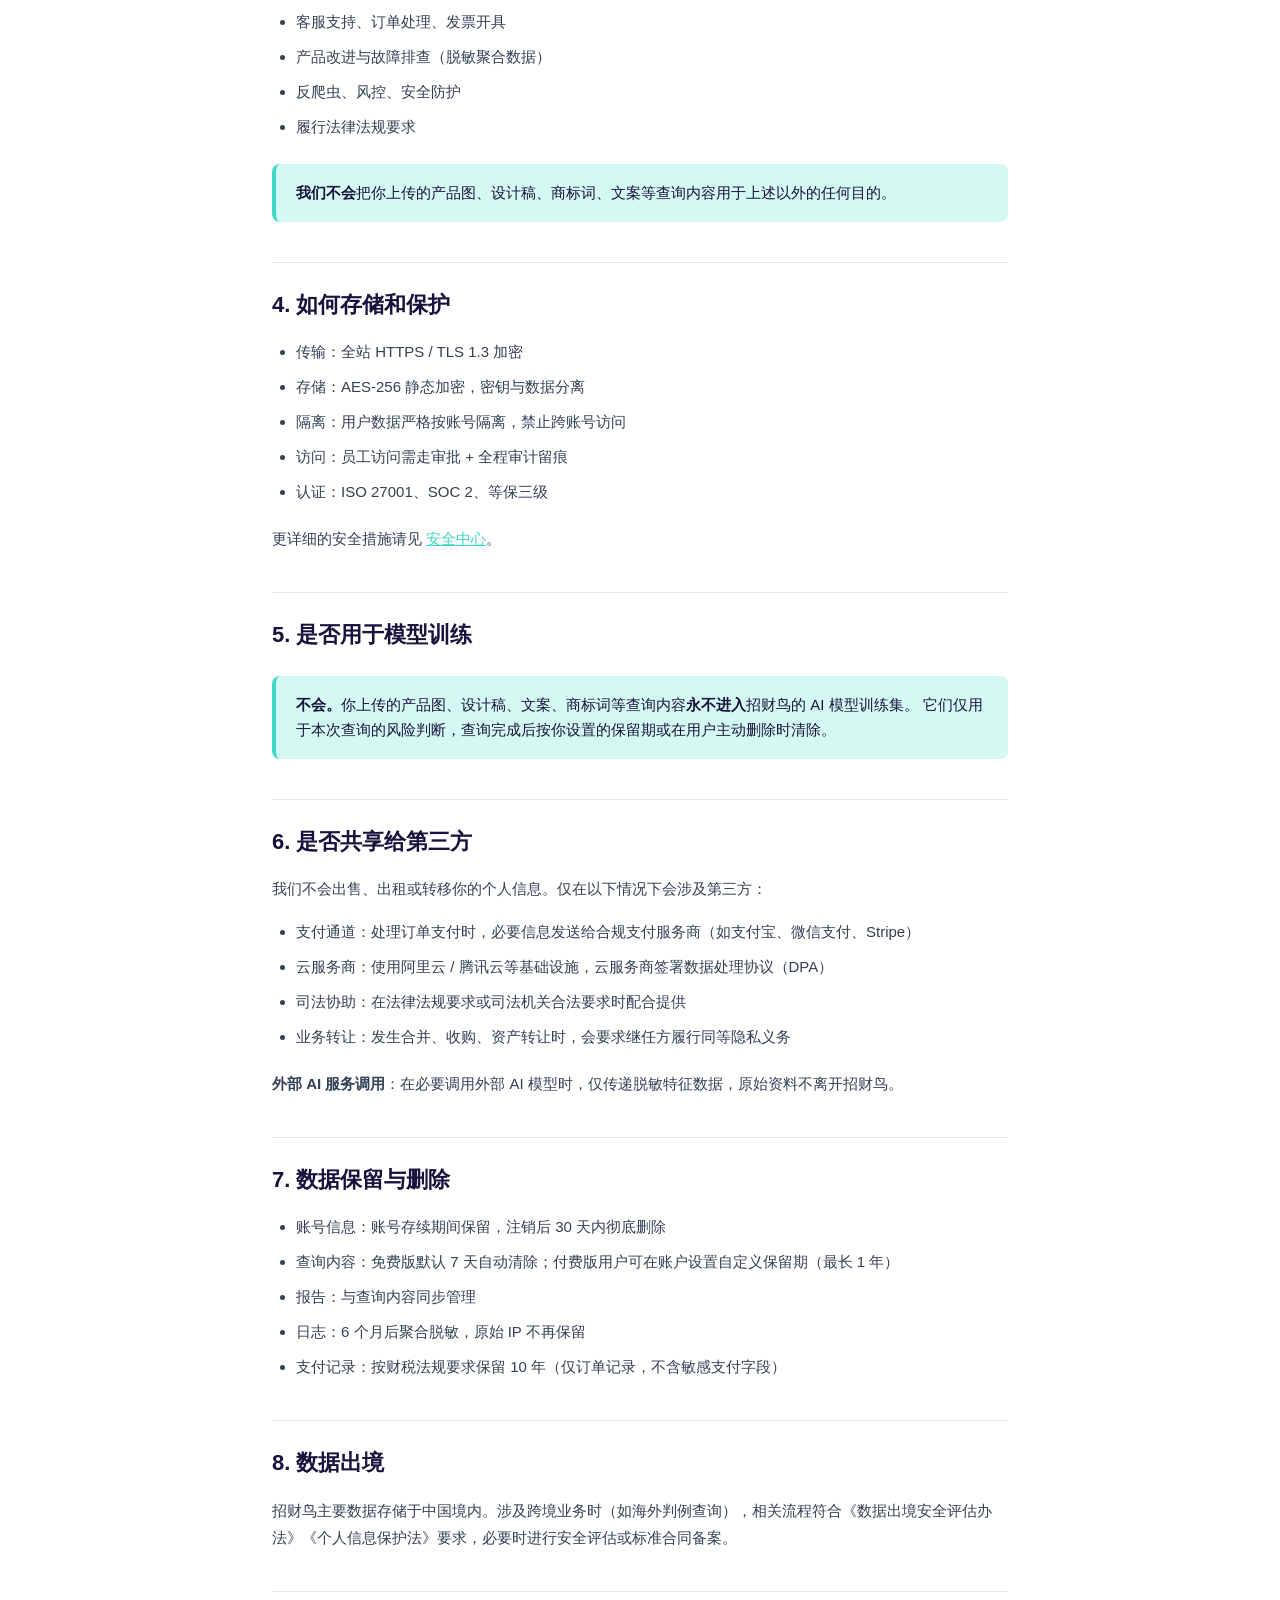
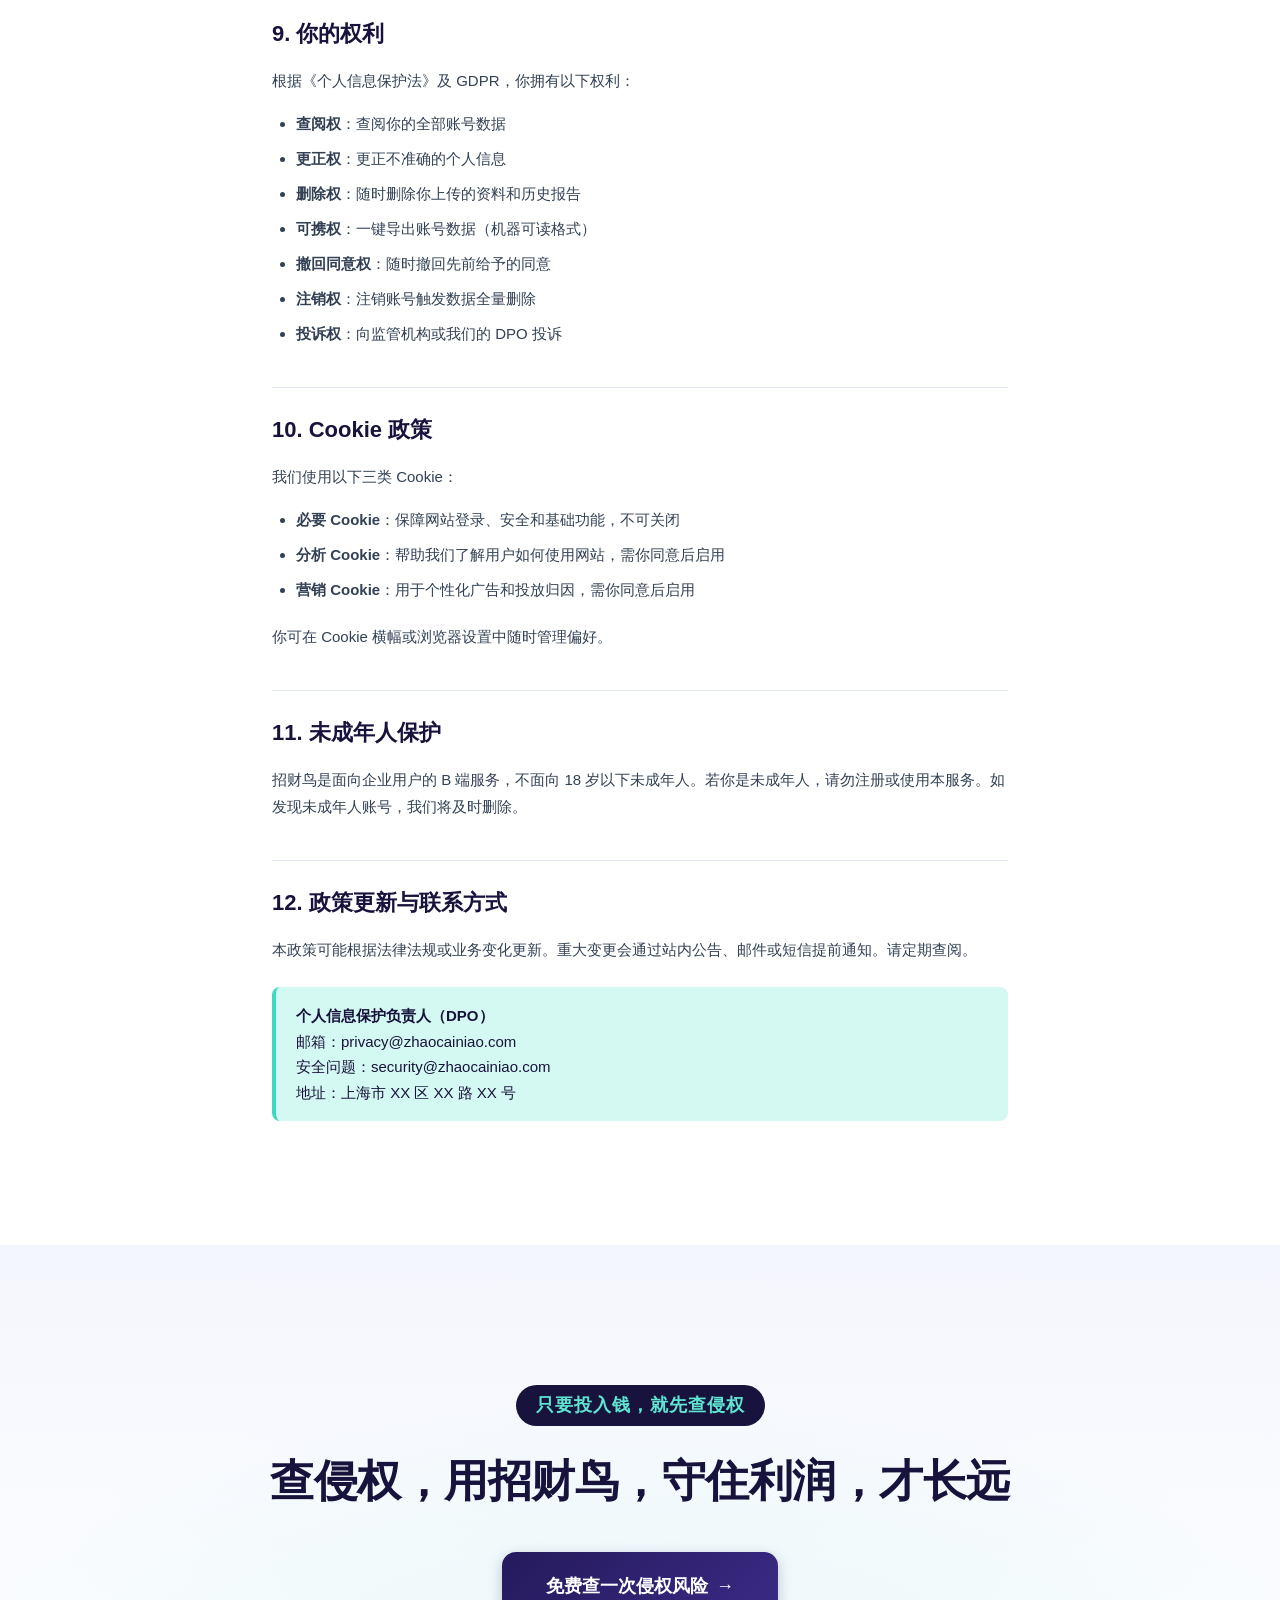
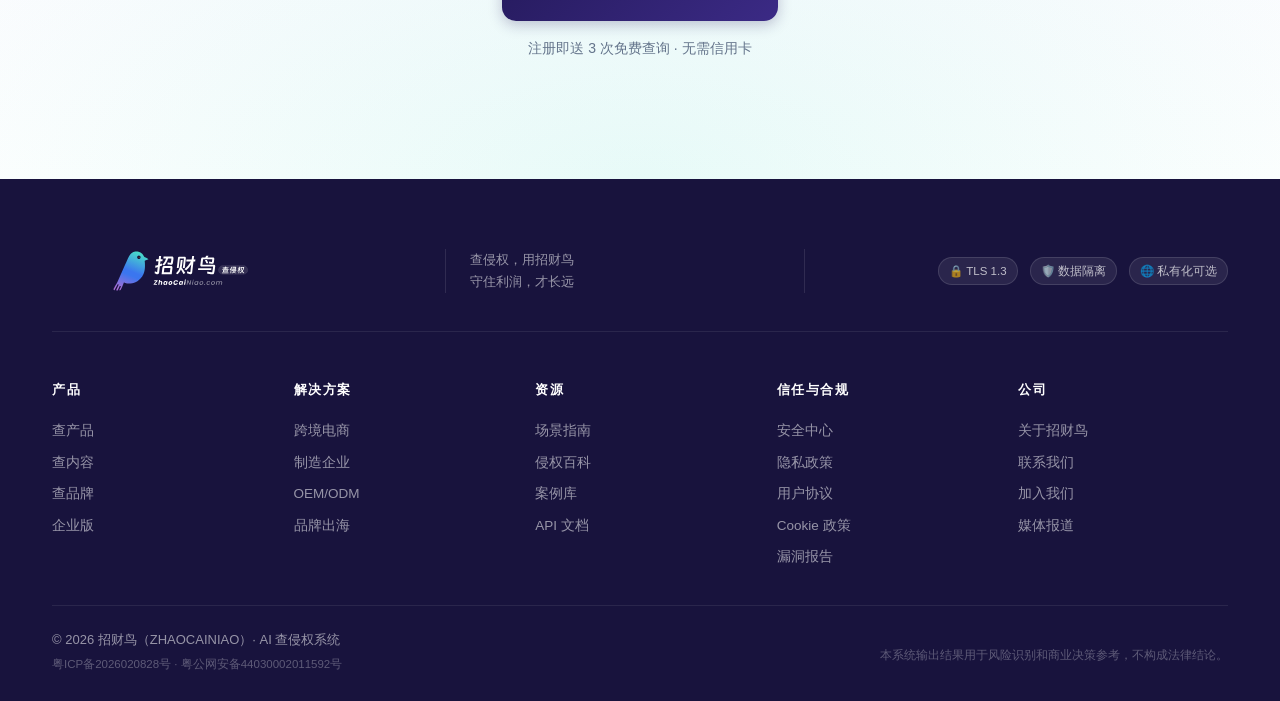
<file: privacy/index.html>
<!DOCTYPE html><html  lang="zh-CN"><head><meta charset="UTF-8">
<meta name="viewport" content="width=device-width, initial-scale=1.0, maximum-scale=1.0, user-scalable=no, viewport-fit=cover">
<title>隐私政策 — 招财鸟</title>
<style>*,::backdrop,:after,:before{--tw-border-spacing-x:0;--tw-border-spacing-y:0;--tw-translate-x:0;--tw-translate-y:0;--tw-rotate:0;--tw-skew-x:0;--tw-skew-y:0;--tw-scale-x:1;--tw-scale-y:1;--tw-pan-x: ;--tw-pan-y: ;--tw-pinch-zoom: ;--tw-scroll-snap-strictness:proximity;--tw-gradient-from-position: ;--tw-gradient-via-position: ;--tw-gradient-to-position: ;--tw-ordinal: ;--tw-slashed-zero: ;--tw-numeric-figure: ;--tw-numeric-spacing: ;--tw-numeric-fraction: ;--tw-ring-inset: ;--tw-ring-offset-width:0px;--tw-ring-offset-color:#fff;--tw-ring-color:#3b82f680;--tw-ring-offset-shadow:0 0 #0000;--tw-ring-shadow:0 0 #0000;--tw-shadow:0 0 #0000;--tw-shadow-colored:0 0 #0000;--tw-blur: ;--tw-brightness: ;--tw-contrast: ;--tw-grayscale: ;--tw-hue-rotate: ;--tw-invert: ;--tw-saturate: ;--tw-sepia: ;--tw-drop-shadow: ;--tw-backdrop-blur: ;--tw-backdrop-brightness: ;--tw-backdrop-contrast: ;--tw-backdrop-grayscale: ;--tw-backdrop-hue-rotate: ;--tw-backdrop-invert: ;--tw-backdrop-opacity: ;--tw-backdrop-saturate: ;--tw-backdrop-sepia: ;--tw-contain-size: ;--tw-contain-layout: ;--tw-contain-paint: ;--tw-contain-style: }*,:after,:before{border:0 solid #e5e7eb;box-sizing:border-box}:after,:before{--tw-content:""}:host,html{line-height:1.5;-webkit-text-size-adjust:100%;font-family:-apple-system,BlinkMacSystemFont,PingFang SC,Hiragino Sans GB,Microsoft YaHei,Helvetica Neue,Arial,sans-serif;font-feature-settings:normal;font-variation-settings:normal;tab-size:4;-webkit-tap-highlight-color:transparent}body{line-height:inherit;margin:0}hr{border-top-width:1px;color:inherit;height:0}abbr:where([title]){-webkit-text-decoration:underline dotted;text-decoration:underline dotted}h1,h2,h3,h4,h5,h6{font-size:inherit;font-weight:inherit}a{color:inherit;text-decoration:inherit}b,strong{font-weight:bolder}code,kbd,pre,samp{font-family:ui-monospace,SFMono-Regular,Menlo,Monaco,Consolas,Liberation Mono,Courier New,monospace;font-feature-settings:normal;font-size:1em;font-variation-settings:normal}small{font-size:80%}sub,sup{font-size:75%;line-height:0;position:relative;vertical-align:initial}sub{bottom:-.25em}sup{top:-.5em}table{border-collapse:collapse;border-color:inherit;text-indent:0}button,input,optgroup,select,textarea{color:inherit;font-family:inherit;font-feature-settings:inherit;font-size:100%;font-variation-settings:inherit;font-weight:inherit;letter-spacing:inherit;line-height:inherit;margin:0;padding:0}button,select{text-transform:none}button,input:where([type=button]),input:where([type=reset]),input:where([type=submit]){-webkit-appearance:button;background-color:initial;background-image:none}:-moz-focusring{outline:auto}:-moz-ui-invalid{box-shadow:none}progress{vertical-align:initial}::-webkit-inner-spin-button,::-webkit-outer-spin-button{height:auto}[type=search]{-webkit-appearance:textfield;outline-offset:-2px}::-webkit-search-decoration{-webkit-appearance:none}::-webkit-file-upload-button{-webkit-appearance:button;font:inherit}summary{display:list-item}blockquote,dd,dl,figure,h1,h2,h3,h4,h5,h6,hr,p,pre{margin:0}fieldset{margin:0}fieldset,legend{padding:0}menu,ol,ul{list-style:none;margin:0;padding:0}dialog{padding:0}textarea{resize:vertical}input::placeholder,textarea::placeholder{color:#9ca3af;opacity:1}[role=button],button{cursor:pointer}:disabled{cursor:default}audio,canvas,embed,iframe,img,object,svg,video{display:block;vertical-align:middle}img,video{height:auto;max-width:100%}[hidden]:where(:not([hidden=until-found])){display:none}.container{width:100%}@media(min-width:640px){.container{max-width:640px}}@media(min-width:768px){.container{max-width:768px}}@media(min-width:1024px){.container{max-width:1024px}}@media(min-width:1280px){.container{max-width:1280px}}@media(min-width:1536px){.container{max-width:1536px}}.visible{visibility:visible}.collapse{visibility:collapse}.fixed{position:fixed}.absolute{position:absolute}.relative{position:relative}.sticky{position:sticky}.block{display:block}.flex{display:flex}.table{display:table}.grid{display:grid}.hidden{display:none}.flex-shrink{flex-shrink:1}.border-collapse{border-collapse:collapse}.transform{transform:translate(var(--tw-translate-x),var(--tw-translate-y)) rotate(var(--tw-rotate)) skew(var(--tw-skew-x)) skewY(var(--tw-skew-y)) scaleX(var(--tw-scale-x)) scaleY(var(--tw-scale-y))}.flex-wrap{flex-wrap:wrap}.border{border-width:1px}.uppercase{text-transform:uppercase}.italic{font-style:italic}.underline{text-decoration-line:underline}.blur{--tw-blur:blur(8px)}.blur,.filter{filter:var(--tw-blur) var(--tw-brightness) var(--tw-contrast) var(--tw-grayscale) var(--tw-hue-rotate) var(--tw-invert) var(--tw-saturate) var(--tw-sepia) var(--tw-drop-shadow)}.transition{transition-duration:.15s;transition-property:color,background-color,border-color,text-decoration-color,fill,stroke,opacity,box-shadow,transform,filter,backdrop-filter;transition-timing-function:cubic-bezier(.4,0,.2,1)}.ease-in-out{transition-timing-function:cubic-bezier(.4,0,.2,1)}</style>
<style>*,:after,:before{--tw-border-spacing-x:0;--tw-border-spacing-y:0;--tw-translate-x:0;--tw-translate-y:0;--tw-rotate:0;--tw-skew-x:0;--tw-skew-y:0;--tw-scale-x:1;--tw-scale-y:1;--tw-pan-x: ;--tw-pan-y: ;--tw-pinch-zoom: ;--tw-scroll-snap-strictness:proximity;--tw-gradient-from-position: ;--tw-gradient-via-position: ;--tw-gradient-to-position: ;--tw-ordinal: ;--tw-slashed-zero: ;--tw-numeric-figure: ;--tw-numeric-spacing: ;--tw-numeric-fraction: ;--tw-ring-inset: ;--tw-ring-offset-width:0px;--tw-ring-offset-color:#fff;--tw-ring-color:rgba(59,130,246,.5);--tw-ring-offset-shadow:0 0 #0000;--tw-ring-shadow:0 0 #0000;--tw-shadow:0 0 #0000;--tw-shadow-colored:0 0 #0000;--tw-blur: ;--tw-brightness: ;--tw-contrast: ;--tw-grayscale: ;--tw-hue-rotate: ;--tw-invert: ;--tw-saturate: ;--tw-sepia: ;--tw-drop-shadow: ;--tw-backdrop-blur: ;--tw-backdrop-brightness: ;--tw-backdrop-contrast: ;--tw-backdrop-grayscale: ;--tw-backdrop-hue-rotate: ;--tw-backdrop-invert: ;--tw-backdrop-opacity: ;--tw-backdrop-saturate: ;--tw-backdrop-sepia: ;--tw-contain-size: ;--tw-contain-layout: ;--tw-contain-paint: ;--tw-contain-style: }::backdrop{--tw-border-spacing-x:0;--tw-border-spacing-y:0;--tw-translate-x:0;--tw-translate-y:0;--tw-rotate:0;--tw-skew-x:0;--tw-skew-y:0;--tw-scale-x:1;--tw-scale-y:1;--tw-pan-x: ;--tw-pan-y: ;--tw-pinch-zoom: ;--tw-scroll-snap-strictness:proximity;--tw-gradient-from-position: ;--tw-gradient-via-position: ;--tw-gradient-to-position: ;--tw-ordinal: ;--tw-slashed-zero: ;--tw-numeric-figure: ;--tw-numeric-spacing: ;--tw-numeric-fraction: ;--tw-ring-inset: ;--tw-ring-offset-width:0px;--tw-ring-offset-color:#fff;--tw-ring-color:rgba(59,130,246,.5);--tw-ring-offset-shadow:0 0 #0000;--tw-ring-shadow:0 0 #0000;--tw-shadow:0 0 #0000;--tw-shadow-colored:0 0 #0000;--tw-blur: ;--tw-brightness: ;--tw-contrast: ;--tw-grayscale: ;--tw-hue-rotate: ;--tw-invert: ;--tw-saturate: ;--tw-sepia: ;--tw-drop-shadow: ;--tw-backdrop-blur: ;--tw-backdrop-brightness: ;--tw-backdrop-contrast: ;--tw-backdrop-grayscale: ;--tw-backdrop-hue-rotate: ;--tw-backdrop-invert: ;--tw-backdrop-opacity: ;--tw-backdrop-saturate: ;--tw-backdrop-sepia: ;--tw-contain-size: ;--tw-contain-layout: ;--tw-contain-paint: ;--tw-contain-style: }*,:after,:before{border:0 solid #e5e7eb;box-sizing:border-box}:after,:before{--tw-content:""}:host,html{line-height:1.5;-webkit-text-size-adjust:100%;font-family:-apple-system,BlinkMacSystemFont,PingFang SC,Hiragino Sans GB,Microsoft YaHei,Helvetica Neue,Arial,sans-serif;font-feature-settings:normal;font-variation-settings:normal;-moz-tab-size:4;-o-tab-size:4;tab-size:4;-webkit-tap-highlight-color:transparent}body{line-height:inherit;margin:0}hr{border-top-width:1px;color:inherit;height:0}abbr:where([title]){-webkit-text-decoration:underline dotted;text-decoration:underline dotted}h1,h2,h3,h4,h5,h6{font-size:inherit;font-weight:inherit}a{text-decoration:inherit}b,strong{font-weight:bolder}code,kbd,pre,samp{font-family:ui-monospace,SFMono-Regular,Menlo,Monaco,Consolas,Liberation Mono,Courier New,monospace;font-feature-settings:normal;font-size:1em;font-variation-settings:normal}small{font-size:80%}sub,sup{font-size:75%;line-height:0;position:relative;vertical-align:baseline}sub{bottom:-.25em}sup{top:-.5em}table{border-collapse:collapse;border-color:inherit;text-indent:0}button,input,optgroup,select,textarea{color:inherit;font-family:inherit;font-feature-settings:inherit;font-size:100%;font-variation-settings:inherit;font-weight:inherit;letter-spacing:inherit;line-height:inherit;margin:0;padding:0}button,select{text-transform:none}button,input:where([type=button]),input:where([type=reset]),input:where([type=submit]){-webkit-appearance:button;background-color:transparent;background-image:none}:-moz-focusring{outline:auto}:-moz-ui-invalid{box-shadow:none}progress{vertical-align:baseline}::-webkit-inner-spin-button,::-webkit-outer-spin-button{height:auto}[type=search]{-webkit-appearance:textfield;outline-offset:-2px}::-webkit-search-decoration{-webkit-appearance:none}::-webkit-file-upload-button{-webkit-appearance:button;font:inherit}summary{display:list-item}blockquote,dd,dl,figure,h1,h2,h3,h4,h5,h6,hr,p,pre{margin:0}fieldset{margin:0}fieldset,legend{padding:0}menu,ol,ul{list-style:none;margin:0;padding:0}dialog{padding:0}textarea{resize:vertical}input::-moz-placeholder,textarea::-moz-placeholder{color:#9ca3af;opacity:1}input::placeholder,textarea::placeholder{color:#9ca3af;opacity:1}[role=button],button{cursor:pointer}:disabled{cursor:default}audio,canvas,embed,iframe,img,object,svg,video{display:block;vertical-align:middle}img,video{height:auto;max-width:100%}[hidden]:where(:not([hidden=until-found])){display:none}.container{width:100%}@media(min-width:640px){.container{max-width:640px}}@media(min-width:768px){.container{max-width:768px}}@media(min-width:1024px){.container{max-width:1024px}}@media(min-width:1280px){.container{max-width:1280px}}@media(min-width:1536px){.container{max-width:1536px}}.visible{visibility:visible}.collapse{visibility:collapse}.fixed{position:fixed}.absolute{position:absolute}.relative{position:relative}.sticky{position:sticky}.block{display:block}.flex{display:flex}.table{display:table}.grid{display:grid}.hidden{display:none}.flex-shrink{flex-shrink:1}.border-collapse{border-collapse:collapse}.transform{transform:translate(var(--tw-translate-x),var(--tw-translate-y)) rotate(var(--tw-rotate)) skew(var(--tw-skew-x)) skewY(var(--tw-skew-y)) scaleX(var(--tw-scale-x)) scaleY(var(--tw-scale-y))}.flex-wrap{flex-wrap:wrap}.border{border-width:1px}.uppercase{text-transform:uppercase}.italic{font-style:italic}.underline{text-decoration-line:underline}.blur{--tw-blur:blur(8px)}.blur,.filter{filter:var(--tw-blur) var(--tw-brightness) var(--tw-contrast) var(--tw-grayscale) var(--tw-hue-rotate) var(--tw-invert) var(--tw-saturate) var(--tw-sepia) var(--tw-drop-shadow)}.transition{transition-duration:.15s;transition-property:color,background-color,border-color,text-decoration-color,fill,stroke,opacity,box-shadow,transform,filter,backdrop-filter;transition-timing-function:cubic-bezier(.4,0,.2,1)}.ease-in-out{transition-timing-function:cubic-bezier(.4,0,.2,1)}:root{--navy-900:#18133d;--navy-800:#251a5c;--navy-700:#3b2a85;--navy-600:#5b43b5;--navy-100:#ede9fe;--gold-500:#3dd9c4;--gold-400:#5fe4d2;--gold-100:#d4f9f2;--brand-grad:linear-gradient(135deg,#3dd9c4,#8b5cf6);--brand-grad-soft:linear-gradient(135deg,rgba(61,217,196,.12),rgba(139,92,246,.12));--red-500:#dc2626;--red-100:#fee2e2;--orange-500:#ea8a1f;--yellow-500:#f5c518;--green-500:#10b981;--gray-900:#0f172a;--gray-700:#334155;--gray-500:#64748b;--gray-300:#cbd5e1;--gray-200:#e2e8f0;--gray-100:#f1f5f9;--gray-50:#f8fafc;--white:#fff}*{box-sizing:border-box;margin:0;padding:0}body,html{background:var(--white);color:var(--gray-900);font-family:-apple-system,BlinkMacSystemFont,PingFang SC,Hiragino Sans GB,Microsoft YaHei,Helvetica Neue,Arial,sans-serif;font-size:16px;line-height:1.6;-webkit-font-smoothing:antialiased;-moz-osx-font-smoothing:grayscale}img{display:block;max-width:100%}a{color:inherit;text-decoration:none}ul{list-style:none}.container{margin:0 auto;max-width:1240px;padding:0 32px}.btn-ghost,.btn-gold,.btn-primary,.btn-secondary{align-items:center;border:none;border-radius:10px;cursor:pointer;display:inline-flex;font-size:15px;font-weight:600;gap:8px;justify-content:center;padding:12px 24px;transition:all .25s ease;white-space:nowrap}.btn-primary{background:linear-gradient(135deg,var(--navy-800) 0,var(--navy-700) 100%);box-shadow:0 4px 14px #251a5c40;color:#fff}.btn-primary:hover{box-shadow:0 8px 22px #251a5c59;transform:translateY(-2px)}.btn-gold{background:linear-gradient(135deg,var(--gold-500) 0,var(--gold-400) 100%);box-shadow:0 4px 14px #3dd9c459;color:var(--navy-900)}.btn-gold:hover{box-shadow:0 8px 22px #3dd9c473;transform:translateY(-2px)}.btn-secondary{background:#fff;border:1.5px solid var(--gray-200);color:var(--navy-800)}.btn-secondary:hover{border-color:var(--navy-800);transform:translateY(-2px)}.btn-ghost{background:transparent;color:var(--gray-700);padding:8px 16px}.btn-ghost:hover{color:var(--navy-800)}.btn-lg{border-radius:12px;font-size:16px;padding:16px 32px}.btn-xl{border-radius:14px;font-size:18px;padding:20px 44px}.btn-block{width:100%}.btn-arrow{font-size:18px;transition:transform .2s}.btn-gold:hover .btn-arrow,.btn-primary:hover .btn-arrow{transform:translate(4px)}.nav{-webkit-backdrop-filter:blur(12px);backdrop-filter:blur(12px);background:#fffffff2;border-bottom:1px solid var(--gray-200);position:sticky;top:0;z-index:100}.nav-inner{align-items:center;display:flex;height:72px;justify-content:space-between}.nav-links{display:flex;gap:36px}.nav-links a{color:var(--gray-700);font-size:15px;font-weight:500;transition:color .2s}.nav-links a:hover{color:var(--navy-800)}.nav-links a.active{color:#251a5c;font-weight:700}.nav-cta{align-items:center;display:flex;gap:12px}.section-head{margin:0 auto 60px;max-width:760px;text-align:center}.section-title{color:var(--navy-900);font-size:42px;font-weight:800;letter-spacing:-.5px;line-height:1.25;margin-bottom:16px}.title-gold{color:var(--gold-500)}.section-sub{color:var(--gray-500);font-size:17px;line-height:1.7}.sub-hero{background:radial-gradient(ellipse 600px 400px at 80% 30%,rgba(61,217,196,.1),transparent),linear-gradient(180deg,#fafbff,#f4f6fd);padding:80px 0 60px;text-align:center}.sub-hero-title{color:var(--navy-900);font-size:52px;font-weight:800;letter-spacing:-1px;line-height:1.2;margin-bottom:20px;margin-left:auto;margin-right:auto;max-width:880px}.sub-hero-title span{color:var(--gold-500)}.sub-hero-sub{color:var(--gray-500);font-size:18px;line-height:1.7;margin:0 auto 32px;max-width:680px}.sub-hero-cta{display:flex;gap:14px;justify-content:center}@media(max-width:1024px){.section-title,.sub-hero-title{font-size:34px}.container{padding:0 20px}}@media(max-width:640px){.section-title,.sub-hero-title{font-size:26px}.btn-lg,.btn-xl{font-size:15px;padding:14px 24px}.cookie-inner{flex-direction:column;gap:16px}}</style>
<style>.cookie-banner[data-v-6292ad33]{background:var(--navy-900);border:1px solid rgba(61,217,196,.2);border-radius:14px;bottom:16px;box-shadow:0 20px 50px #0000004d;color:#fff;display:none;left:16px;margin:0 auto;max-width:1180px;padding:16px 24px;position:fixed;right:16px;z-index:999}.cookie-banner.show[data-v-6292ad33]{display:block}.cookie-inner[data-v-6292ad33]{align-items:center;display:flex;gap:24px;justify-content:space-between;max-width:none;padding:0}.cookie-text[data-v-6292ad33]{color:#ffffffd9;font-size:13.5px;line-height:1.6}.cookie-text strong[data-v-6292ad33]{color:var(--gold-400);margin-right:8px}.cookie-text a[data-v-6292ad33]{color:var(--gold-400);text-decoration:underline}.cookie-actions[data-v-6292ad33]{display:flex;flex-shrink:0;gap:10px}.cookie-btn[data-v-6292ad33]{background:transparent;border:1px solid hsla(0,0%,100%,.2);border-radius:8px;color:#fff;cursor:pointer;font-size:13px;font-weight:600;padding:8px 18px;transition:all .2s}.cookie-btn-primary[data-v-6292ad33]{background:var(--brand-grad);border:none;color:var(--navy-900)}.cookie-btn-ghost[data-v-6292ad33]:hover{background:#ffffff1a}@media(max-width:768px){.cookie-banner[data-v-6292ad33]{border-radius:14px 14px 0 0;bottom:0;left:0;padding:16px;right:0}.cookie-inner[data-v-6292ad33]{flex-direction:column;gap:16px;text-align:center}}</style>
<style>.logo[data-v-c82dc087]{align-items:center;display:flex}.logo-img[data-v-c82dc087]{height:75px;width:280px}.menu-toggle[data-v-c82dc087]{background:none;border:none;cursor:pointer;display:none;flex-direction:column;gap:5px;height:32px;justify-content:center;padding:4px;width:32px}.menu-toggle span[data-v-c82dc087]{background:var(--gray-700);border-radius:2px;display:block;height:2px;transition:all .3s ease;width:100%}.menu-toggle.active span[data-v-c82dc087]:first-child{transform:translateY(7px) rotate(45deg)}.menu-toggle.active span[data-v-c82dc087]:nth-child(2){opacity:0}.menu-toggle.active span[data-v-c82dc087]:nth-child(3){transform:translateY(-7px) rotate(-45deg)}@media(max-width:1024px){.menu-toggle[data-v-c82dc087]{display:flex}.nav-links[data-v-c82dc087]{background:#fff;border-bottom:1px solid var(--gray-200);box-shadow:0 4px 12px #00000014;flex-direction:column;gap:0;left:0;opacity:0;padding:20px;position:fixed;right:0;top:72px;transform:translateY(-100%);transition:all .3s ease;visibility:hidden;z-index:99}.nav-links.active[data-v-c82dc087]{opacity:1;transform:translateY(0);visibility:visible}.nav-links a[data-v-c82dc087]{border-bottom:1px solid var(--gray-100);color:var(--gray-700);display:block;font-weight:500;padding:14px 0}.nav-links a[data-v-c82dc087]:last-child{border-bottom:none}.nav-links a[data-v-c82dc087]:hover{color:#251a5c}.nav-links a.active[data-v-c82dc087]{color:#251a5c;font-weight:700}.nav-cta[data-v-c82dc087]{display:none}}</style>
<style>.footer[data-v-797b10c9]{background:var(--navy-900);color:#ffffffb3;padding:64px 0 28px}.footer-grid[data-v-797b10c9]{display:grid;gap:40px 32px;grid-template-columns:repeat(5,1fr)}.footer-col-brand[data-v-797b10c9],.footer-grid[data-v-797b10c9]{border-bottom:1px solid hsla(0,0%,100%,.08);padding-bottom:32px}.footer-col-brand[data-v-797b10c9]{align-items:center;display:flex;flex-wrap:wrap;gap:32px;grid-column:1/-1;justify-content:space-between;margin-bottom:8px}.footer-col-brand .logo[data-v-797b10c9]{flex-shrink:0}.footer-col-brand .footer-slogan[data-v-797b10c9]{border-left:1px solid hsla(0,0%,100%,.1);border-right:1px solid hsla(0,0%,100%,.1);color:#ffffff8c;flex:1;font-size:13px;line-height:1.7;margin:0;max-width:360px;padding:0 24px}.footer-col-brand .footer-badges[data-v-797b10c9]{flex-shrink:0;margin-top:0}.logo[data-v-797b10c9]{align-items:center;display:flex;gap:0}.logo-img[data-v-797b10c9]{display:block;height:56px;width:260px}.footer-slogan[data-v-797b10c9]{color:#fff9;font-size:15px;line-height:1.7;margin-top:20px}.footer-badges[data-v-797b10c9]{display:flex;gap:12px;margin-top:16px}.fb[data-v-797b10c9]{background:#ffffff14;border:1px solid hsla(0,0%,100%,.12);border-radius:999px;font-size:11.5px;padding:4px 10px}.footer-col h5[data-v-797b10c9]{color:#fff;font-size:13px;font-weight:700;letter-spacing:1.5px;margin-bottom:14px}.footer-col a[data-v-797b10c9]{color:#ffffff8c;display:block;font-size:13.5px;padding:5px 0;transition:color .2s}.footer-col a[data-v-797b10c9]:hover{color:var(--gold-400)}.footer-bottom[data-v-797b10c9]{align-items:center;color:#fff6;display:flex;font-size:13px;justify-content:space-between;padding-top:24px}.footer-bottom-left p[data-v-797b10c9]:first-child{color:#ffffff8c;font-size:13px}.footer-meta[data-v-797b10c9]{margin-top:4px}.footer-disclaimer[data-v-797b10c9],.footer-meta[data-v-797b10c9]{color:#ffffff4d;font-size:11.5px}.footer-disclaimer[data-v-797b10c9]{margin-top:8px}@media(max-width:1100px){.footer-grid[data-v-797b10c9]{grid-template-columns:repeat(3,1fr)}.footer-col-brand[data-v-797b10c9]{align-items:flex-start;flex-direction:column;gap:18px}.footer-col-brand .footer-slogan[data-v-797b10c9]{border-left:none;border-right:none;max-width:100%;padding:0}}@media(max-width:720px){.footer-grid[data-v-797b10c9]{gap:32px 24px;grid-template-columns:repeat(2,1fr)}}@media(max-width:480px){.footer-grid[data-v-797b10c9]{grid-template-columns:1fr}}</style>
<style>.legal-doc[data-v-60184912]{background:#fff;padding:60px 0 100px}.legal-inner[data-v-60184912]{margin:0 auto;max-width:800px}.legal-meta[data-v-60184912]{background:var(--gray-50);border-radius:10px;color:var(--gray-700);display:flex;font-size:14px;gap:32px;margin-bottom:40px;padding:20px 24px}.legal-meta span strong[data-v-60184912]{color:var(--navy-900)}.legal-toc[data-v-60184912]{background:var(--navy-100);border-radius:12px;margin-bottom:48px;padding:24px 28px}.legal-toc h4[data-v-60184912]{color:var(--navy-800);font-size:14px;font-weight:700;margin-bottom:16px}.legal-toc ol[data-v-60184912]{display:grid;gap:8px 24px;grid-template-columns:repeat(2,1fr);list-style:none}.legal-toc a[data-v-60184912]{color:var(--navy-800);font-size:14px;text-decoration:underline}.legal-doc h2[data-v-60184912]{border-top:1px solid var(--gray-200);color:var(--navy-900);font-size:22px;font-weight:700;margin:40px 0 16px;padding-top:24px}.legal-doc h3[data-v-60184912]{color:var(--navy-900);font-size:16px;font-weight:600;margin:24px 0 12px}.legal-doc p[data-v-60184912]{color:var(--gray-700);font-size:15px;line-height:1.8;margin-bottom:16px}.legal-doc ul[data-v-60184912]{margin:0 0 20px;padding-left:24px}.legal-doc ul li[data-v-60184912]{color:var(--gray-700);font-size:15px;line-height:1.8;list-style:disc;margin-bottom:8px}.legal-callout[data-v-60184912]{background:var(--gold-100);border-left:4px solid var(--gold-500);border-radius:8px;color:var(--navy-900);font-size:15px;line-height:1.7;margin:24px 0;padding:16px 20px}</style>
<style>.final-cta[data-v-75471b98]{background:radial-gradient(ellipse 800px 400px at 50% 100%,rgba(61,217,196,.12),transparent),linear-gradient(180deg,#f4f6fd,#fff);padding:120px 0;text-align:center}.final-title[data-v-75471b98]{color:var(--navy-900);font-size:44px;font-weight:800;letter-spacing:-.5px;line-height:1.4;margin-bottom:40px}.final-title .hook[data-v-75471b98]{background:var(--navy-900);border-radius:999px;color:var(--gold-400);display:inline-block;font-size:18px;font-weight:600;letter-spacing:1px;margin-bottom:24px;padding:8px 20px}.final-buttons[data-v-75471b98]{margin-bottom:16px}.final-note[data-v-75471b98]{color:var(--gray-500);font-size:14px}@media(max-width:640px){.final-title[data-v-75471b98]{font-size:28px}.final-title .hook[data-v-75471b98]{font-size:14px}}</style>
<link rel="stylesheet" href="/_nuxt/FinalCtaSection.CKxeoguX.css" crossorigin>
<link rel="preload" as="fetch" crossorigin="anonymous" href="/privacy/_payload.json?44bab47d-7680-43de-b642-35fe1ce26671">
<link rel="modulepreload" as="script" crossorigin href="/_nuxt/DHElRL44.js">
<link rel="modulepreload" as="script" crossorigin href="/_nuxt/DJl-TVFh.js">
<link rel="modulepreload" as="script" crossorigin href="/_nuxt/f-vK1Lpc.js">
<link rel="modulepreload" as="script" crossorigin href="/_nuxt/k784BOMi.js">
<link rel="modulepreload" as="script" crossorigin href="/_nuxt/DjxhLxQc.js">
<link rel="modulepreload" as="script" crossorigin href="/_nuxt/6NRZUHvc.js">
<link rel="modulepreload" as="script" crossorigin href="/_nuxt/Bj_38Nf-.js">
<script type="module" src="/_nuxt/DHElRL44.js" crossorigin></script>
<meta name="referrer" content="strict-origin-when-cross-origin">
<meta http-equiv="X-Content-Type-Options" content="nosniff">
<meta name="format-detection" content="telephone=no">
<meta name="apple-mobile-web-app-capable" content="yes">
<meta name="apple-mobile-web-app-status-bar-style" content="black-translucent">
<link rel="icon" type="image/x-icon" href="/favicon.ico"></head><body><div id="__nuxt"><div><div><header class="nav" data-v-c82dc087><div class="container nav-inner" data-v-c82dc087><a href="/" class="logo" data-v-c82dc087><img src="/logo-compact.png" alt="招财鸟 · AI 查侵权" class="logo-img" data-v-c82dc087></a><button class="menu-toggle" data-v-c82dc087><span data-v-c82dc087></span><span data-v-c82dc087></span><span data-v-c82dc087></span></button><nav class="nav-links" data-v-c82dc087><a href="/" class="" data-v-c82dc087>首页</a><a href="/#scenes" class="" data-v-c82dc087>场景</a><a href="/product" class="" data-v-c82dc087>产品功能</a><a href="/solutions" class="" data-v-c82dc087>解决方案</a><a href="/pricing" class="" data-v-c82dc087>定价</a><a href="/#cases" class="" data-v-c82dc087>案例</a><a href="/security" class="" data-v-c82dc087>安全</a><a href="/about" class="" data-v-c82dc087>关于</a></nav><div class="nav-cta" data-v-c82dc087><a href="#" class="btn-ghost" data-v-c82dc087>登录</a><a href="#cta" class="btn-primary" data-v-c82dc087>免费查一次</a></div></div></header><main><!--[--><div data-v-60184912><!--[--><!----><!--]--><section class="sub-hero" style="padding:60px 0 40px;" data-v-60184912><div class="container" data-v-60184912><h1 class="sub-hero-title" style="font-size:42px;" data-v-60184912>隐私政策</h1><p class="sub-hero-sub" data-v-60184912>我们如何收集、使用、存储和保护你的个人信息。</p></div></section><section class="legal-doc" data-v-60184912><div class="container legal-inner" data-v-60184912><div class="legal-meta" data-v-60184912><span data-v-60184912><strong data-v-60184912>生效日期</strong>2026 年 5 月 13 日</span><span data-v-60184912><strong data-v-60184912>最新版本</strong>v1.0</span><span data-v-60184912><strong data-v-60184912>适用范围</strong>www.zhaocainiao.com 及关联服务</span></div><div class="legal-toc" data-v-60184912><h4 data-v-60184912>目录 · CONTENTS</h4><ol data-v-60184912><li data-v-60184912><a href="#s1" data-v-60184912>我们是谁</a></li><li data-v-60184912><a href="#s2" data-v-60184912>收集哪些信息</a></li><li data-v-60184912><a href="#s3" data-v-60184912>如何使用信息</a></li><li data-v-60184912><a href="#s4" data-v-60184912>如何存储和保护</a></li><li data-v-60184912><a href="#s5" data-v-60184912>是否用于模型训练</a></li><li data-v-60184912><a href="#s6" data-v-60184912>是否共享给第三方</a></li><li data-v-60184912><a href="#s7" data-v-60184912>数据保留与删除</a></li><li data-v-60184912><a href="#s8" data-v-60184912>数据出境</a></li><li data-v-60184912><a href="#s9" data-v-60184912>你的权利</a></li><li data-v-60184912><a href="#cookie" data-v-60184912>Cookie 政策</a></li><li data-v-60184912><a href="#s11" data-v-60184912>未成年人保护</a></li><li data-v-60184912><a href="#s12" data-v-60184912>政策更新与联系方式</a></li></ol></div><h2 id="s1" data-v-60184912>1. 我们是谁</h2><p data-v-60184912>本政策由招财鸟（ZHAOCAINIAO）运营主体发布。招财鸟是一款 AI 查侵权系统，帮助企业在选品、研发、开模、包装、用图、投广告、上架和放量前判断侵权风险。</p><h2 id="s2" data-v-60184912>2. 收集哪些信息</h2><h3 data-v-60184912>2.1 你主动提供的信息</h3><ul data-v-60184912><li data-v-60184912>注册信息：手机号、邮箱、企业名称（企业版）</li><li data-v-60184912>查询内容：产品图、设计稿、商标词、标题、文案、广告素材等</li><li data-v-60184912>支付信息：通过合规第三方支付通道处理，招财鸟不存储信用卡号</li><li data-v-60184912>客服与反馈：联系我们或客服时提交的内容</li></ul><h3 data-v-60184912>2.2 自动收集的信息</h3><ul data-v-60184912><li data-v-60184912>设备信息：浏览器类型、操作系统、设备型号</li><li data-v-60184912>日志信息：IP 地址、访问时间、操作行为</li><li data-v-60184912>Cookie 及类似技术：详见第 10 节</li></ul><h2 id="s3" data-v-60184912>3. 如何使用信息</h2><p data-v-60184912>我们收集信息仅用于以下目的：</p><ul data-v-60184912><li data-v-60184912>提供查侵权服务、生成风险报告</li><li data-v-60184912>账号注册、登录、身份验证、防止恶意注册</li><li data-v-60184912>客服支持、订单处理、发票开具</li><li data-v-60184912>产品改进与故障排查（脱敏聚合数据）</li><li data-v-60184912>反爬虫、风控、安全防护</li><li data-v-60184912>履行法律法规要求</li></ul><div class="legal-callout" data-v-60184912><strong data-v-60184912>我们不会</strong>把你上传的产品图、设计稿、商标词、文案等查询内容用于上述以外的任何目的。 </div><h2 id="s4" data-v-60184912>4. 如何存储和保护</h2><ul data-v-60184912><li data-v-60184912>传输：全站 HTTPS / TLS 1.3 加密</li><li data-v-60184912>存储：AES-256 静态加密，密钥与数据分离</li><li data-v-60184912>隔离：用户数据严格按账号隔离，禁止跨账号访问</li><li data-v-60184912>访问：员工访问需走审批 + 全程审计留痕</li><li data-v-60184912>认证：ISO 27001、SOC 2、等保三级</li></ul><p data-v-60184912>更详细的安全措施请见 <a href="/security" class="" style="color:var(--gold-500);text-decoration:underline;" data-v-60184912>安全中心</a>。</p><h2 id="s5" data-v-60184912>5. 是否用于模型训练</h2><div class="legal-callout" data-v-60184912><strong data-v-60184912>不会。</strong>你上传的产品图、设计稿、文案、商标词等查询内容<strong data-v-60184912>永不进入</strong>招财鸟的 AI 模型训练集。 它们仅用于本次查询的风险判断，查询完成后按你设置的保留期或在用户主动删除时清除。 </div><h2 id="s6" data-v-60184912>6. 是否共享给第三方</h2><p data-v-60184912>我们不会出售、出租或转移你的个人信息。仅在以下情况下会涉及第三方：</p><ul data-v-60184912><li data-v-60184912>支付通道：处理订单支付时，必要信息发送给合规支付服务商（如支付宝、微信支付、Stripe）</li><li data-v-60184912>云服务商：使用阿里云 / 腾讯云等基础设施，云服务商签署数据处理协议（DPA）</li><li data-v-60184912>司法协助：在法律法规要求或司法机关合法要求时配合提供</li><li data-v-60184912>业务转让：发生合并、收购、资产转让时，会要求继任方履行同等隐私义务</li></ul><p data-v-60184912><strong data-v-60184912>外部 AI 服务调用</strong>：在必要调用外部 AI 模型时，仅传递脱敏特征数据，原始资料不离开招财鸟。</p><h2 id="s7" data-v-60184912>7. 数据保留与删除</h2><ul data-v-60184912><li data-v-60184912>账号信息：账号存续期间保留，注销后 30 天内彻底删除</li><li data-v-60184912>查询内容：免费版默认 7 天自动清除；付费版用户可在账户设置自定义保留期（最长 1 年）</li><li data-v-60184912>报告：与查询内容同步管理</li><li data-v-60184912>日志：6 个月后聚合脱敏，原始 IP 不再保留</li><li data-v-60184912>支付记录：按财税法规要求保留 10 年（仅订单记录，不含敏感支付字段）</li></ul><h2 id="s8" data-v-60184912>8. 数据出境</h2><p data-v-60184912>招财鸟主要数据存储于中国境内。涉及跨境业务时（如海外判例查询），相关流程符合《数据出境安全评估办法》《个人信息保护法》要求，必要时进行安全评估或标准合同备案。</p><h2 id="s9" data-v-60184912>9. 你的权利</h2><p data-v-60184912>根据《个人信息保护法》及 GDPR，你拥有以下权利：</p><ul data-v-60184912><li data-v-60184912><strong data-v-60184912>查阅权</strong>：查阅你的全部账号数据</li><li data-v-60184912><strong data-v-60184912>更正权</strong>：更正不准确的个人信息</li><li data-v-60184912><strong data-v-60184912>删除权</strong>：随时删除你上传的资料和历史报告</li><li data-v-60184912><strong data-v-60184912>可携权</strong>：一键导出账号数据（机器可读格式）</li><li data-v-60184912><strong data-v-60184912>撤回同意权</strong>：随时撤回先前给予的同意</li><li data-v-60184912><strong data-v-60184912>注销权</strong>：注销账号触发数据全量删除</li><li data-v-60184912><strong data-v-60184912>投诉权</strong>：向监管机构或我们的 DPO 投诉</li></ul><h2 id="cookie" data-v-60184912>10. Cookie 政策</h2><p data-v-60184912>我们使用以下三类 Cookie：</p><ul data-v-60184912><li data-v-60184912><strong data-v-60184912>必要 Cookie</strong>：保障网站登录、安全和基础功能，不可关闭</li><li data-v-60184912><strong data-v-60184912>分析 Cookie</strong>：帮助我们了解用户如何使用网站，需你同意后启用</li><li data-v-60184912><strong data-v-60184912>营销 Cookie</strong>：用于个性化广告和投放归因，需你同意后启用</li></ul><p data-v-60184912>你可在 Cookie 横幅或浏览器设置中随时管理偏好。</p><h2 id="s11" data-v-60184912>11. 未成年人保护</h2><p data-v-60184912>招财鸟是面向企业用户的 B 端服务，不面向 18 岁以下未成年人。若你是未成年人，请勿注册或使用本服务。如发现未成年人账号，我们将及时删除。</p><h2 id="s12" data-v-60184912>12. 政策更新与联系方式</h2><p data-v-60184912>本政策可能根据法律法规或业务变化更新。重大变更会通过站内公告、邮件或短信提前通知。请定期查阅。</p><div class="legal-callout" data-v-60184912><strong data-v-60184912>个人信息保护负责人（DPO）</strong><br data-v-60184912> 邮箱：privacy@zhaocainiao.com<br data-v-60184912> 安全问题：security@zhaocainiao.com<br data-v-60184912> 地址：上海市 XX 区 XX 路 XX 号 </div></div></section><section class="final-cta" data-v-60184912 data-v-75471b98><div class="container" data-v-75471b98><h2 class="final-title" data-v-75471b98><span class="hook" data-v-75471b98>只要投入钱，就先查侵权</span><br data-v-75471b98> 查侵权，用招财鸟，守住利润，才长远 </h2><div class="final-buttons" data-v-75471b98><a href="#" class="btn-primary btn-xl" data-v-75471b98> 免费查一次侵权风险 <span class="btn-arrow" data-v-75471b98>→</span></a></div><p class="final-note" data-v-75471b98>注册即送 3 次免费查询 · 无需信用卡</p></div></section></div><!--]--></main><footer class="footer" data-v-797b10c9><div class="container" data-v-797b10c9><div class="footer-grid" data-v-797b10c9><div class="footer-col footer-col-brand" data-v-797b10c9><div class="logo" data-v-797b10c9><img src="/logo-compact-white.svg" alt="招财鸟 · AI 查侵权" class="logo-img" data-v-797b10c9></div><p class="footer-slogan" data-v-797b10c9>查侵权，用招财鸟<br data-v-797b10c9>守住利润，才长远</p><div class="footer-badges" data-v-797b10c9><span class="fb" data-v-797b10c9>🔒 TLS 1.3</span><span class="fb" data-v-797b10c9>🛡️ 数据隔离</span><span class="fb" data-v-797b10c9>🌐 私有化可选</span></div></div><div class="footer-col" data-v-797b10c9><h5 data-v-797b10c9>产品</h5><a href="/product" class="" data-v-797b10c9>查产品</a><a href="/product" class="" data-v-797b10c9>查内容</a><a href="/product" class="" data-v-797b10c9>查品牌</a><a href="/solutions" class="" data-v-797b10c9>企业版</a></div><div class="footer-col" data-v-797b10c9><h5 data-v-797b10c9>解决方案</h5><a href="/solutions#cross-border" class="" data-v-797b10c9>跨境电商</a><a href="/solutions#manufacturing" class="" data-v-797b10c9>制造企业</a><a href="/solutions#manufacturing" class="" data-v-797b10c9>OEM/ODM</a><a href="/solutions#enterprise" class="" data-v-797b10c9>品牌出海</a></div><div class="footer-col" data-v-797b10c9><h5 data-v-797b10c9>资源</h5><a href="#" data-v-797b10c9>场景指南</a><a href="#" data-v-797b10c9>侵权百科</a><a href="#" data-v-797b10c9>案例库</a><a href="#" data-v-797b10c9>API 文档</a></div><div class="footer-col" data-v-797b10c9><h5 data-v-797b10c9>信任与合规</h5><a href="/security" class="" data-v-797b10c9>安全中心</a><a aria-current="page" href="/privacy" class="router-link-active router-link-exact-active" data-v-797b10c9>隐私政策</a><a href="/terms" class="" data-v-797b10c9>用户协议</a><a aria-current="page" href="/privacy#cookie" class="router-link-active router-link-exact-active" data-v-797b10c9>Cookie 政策</a><a href="/security#report" class="" data-v-797b10c9>漏洞报告</a></div><div class="footer-col" data-v-797b10c9><h5 data-v-797b10c9>公司</h5><a href="/about" class="" data-v-797b10c9>关于招财鸟</a><a href="#" data-v-797b10c9>联系我们</a><a href="#" data-v-797b10c9>加入我们</a><a href="#" data-v-797b10c9>媒体报道</a></div></div><div class="footer-bottom" data-v-797b10c9><div class="footer-bottom-left" data-v-797b10c9><p data-v-797b10c9>© 2026 招财鸟（ZHAOCAINIAO）· AI 查侵权系统</p><p class="footer-meta" data-v-797b10c9> 粤ICP备2026020828号 · 粤公网安备44030002011592号 </p></div><p class="footer-disclaimer" data-v-797b10c9> 本系统输出结果用于风险识别和商业决策参考，不构成法律结论。 </p></div></div></footer></div><span data-v-6292ad33></span></div></div><div id="teleports"></div><script>window.__NUXT__={};window.__NUXT__.config={public:{},app:{baseURL:"/",buildId:"44bab47d-7680-43de-b642-35fe1ce26671",buildAssetsDir:"/_nuxt/",cdnURL:""}}</script>
<script type="application/json" data-nuxt-data="nuxt-app" data-ssr="true" id="__NUXT_DATA__" data-src="/privacy/_payload.json?44bab47d-7680-43de-b642-35fe1ce26671">[{"state":1,"once":3,"_errors":4,"serverRendered":6,"path":7,"prerenderedAt":8},["Reactive",2],{},["Set"],["ShallowReactive",5],{},true,"\u002Fprivacy",1778924089776]</script></body></html>
</file>
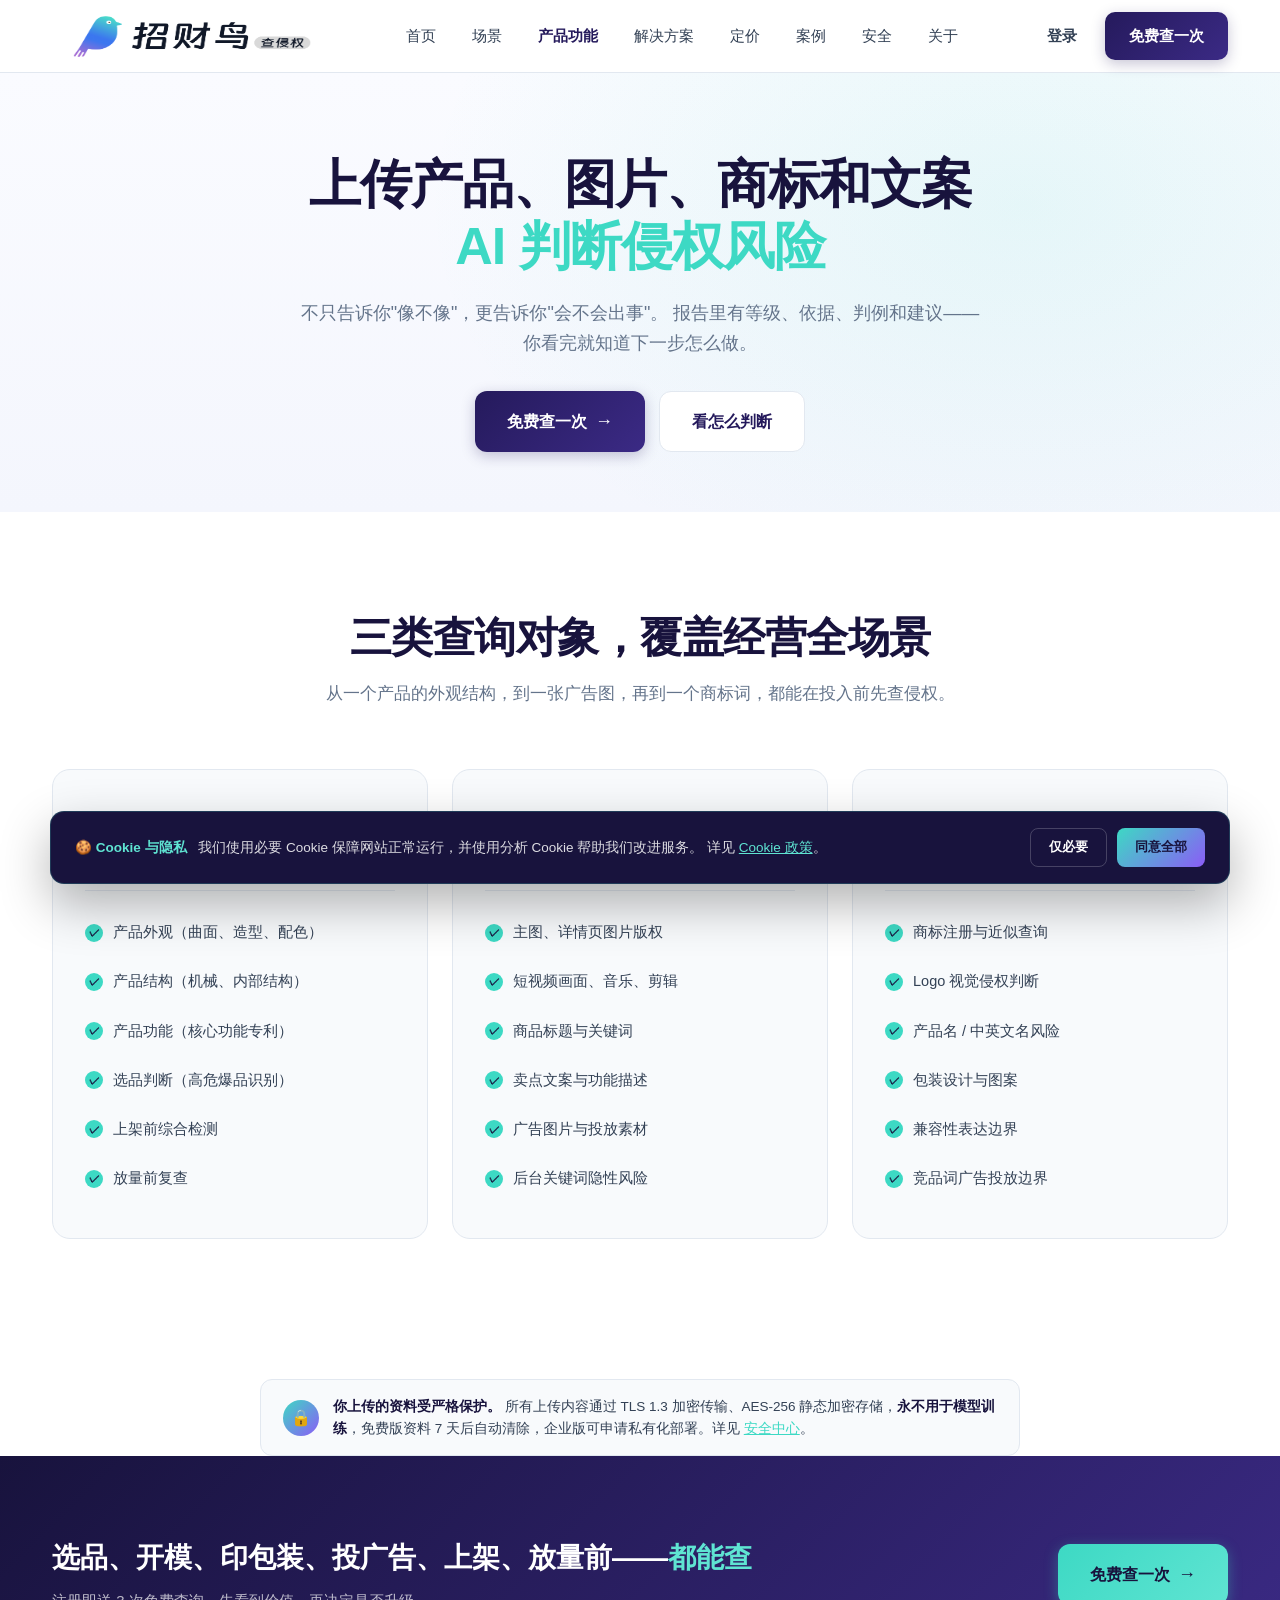
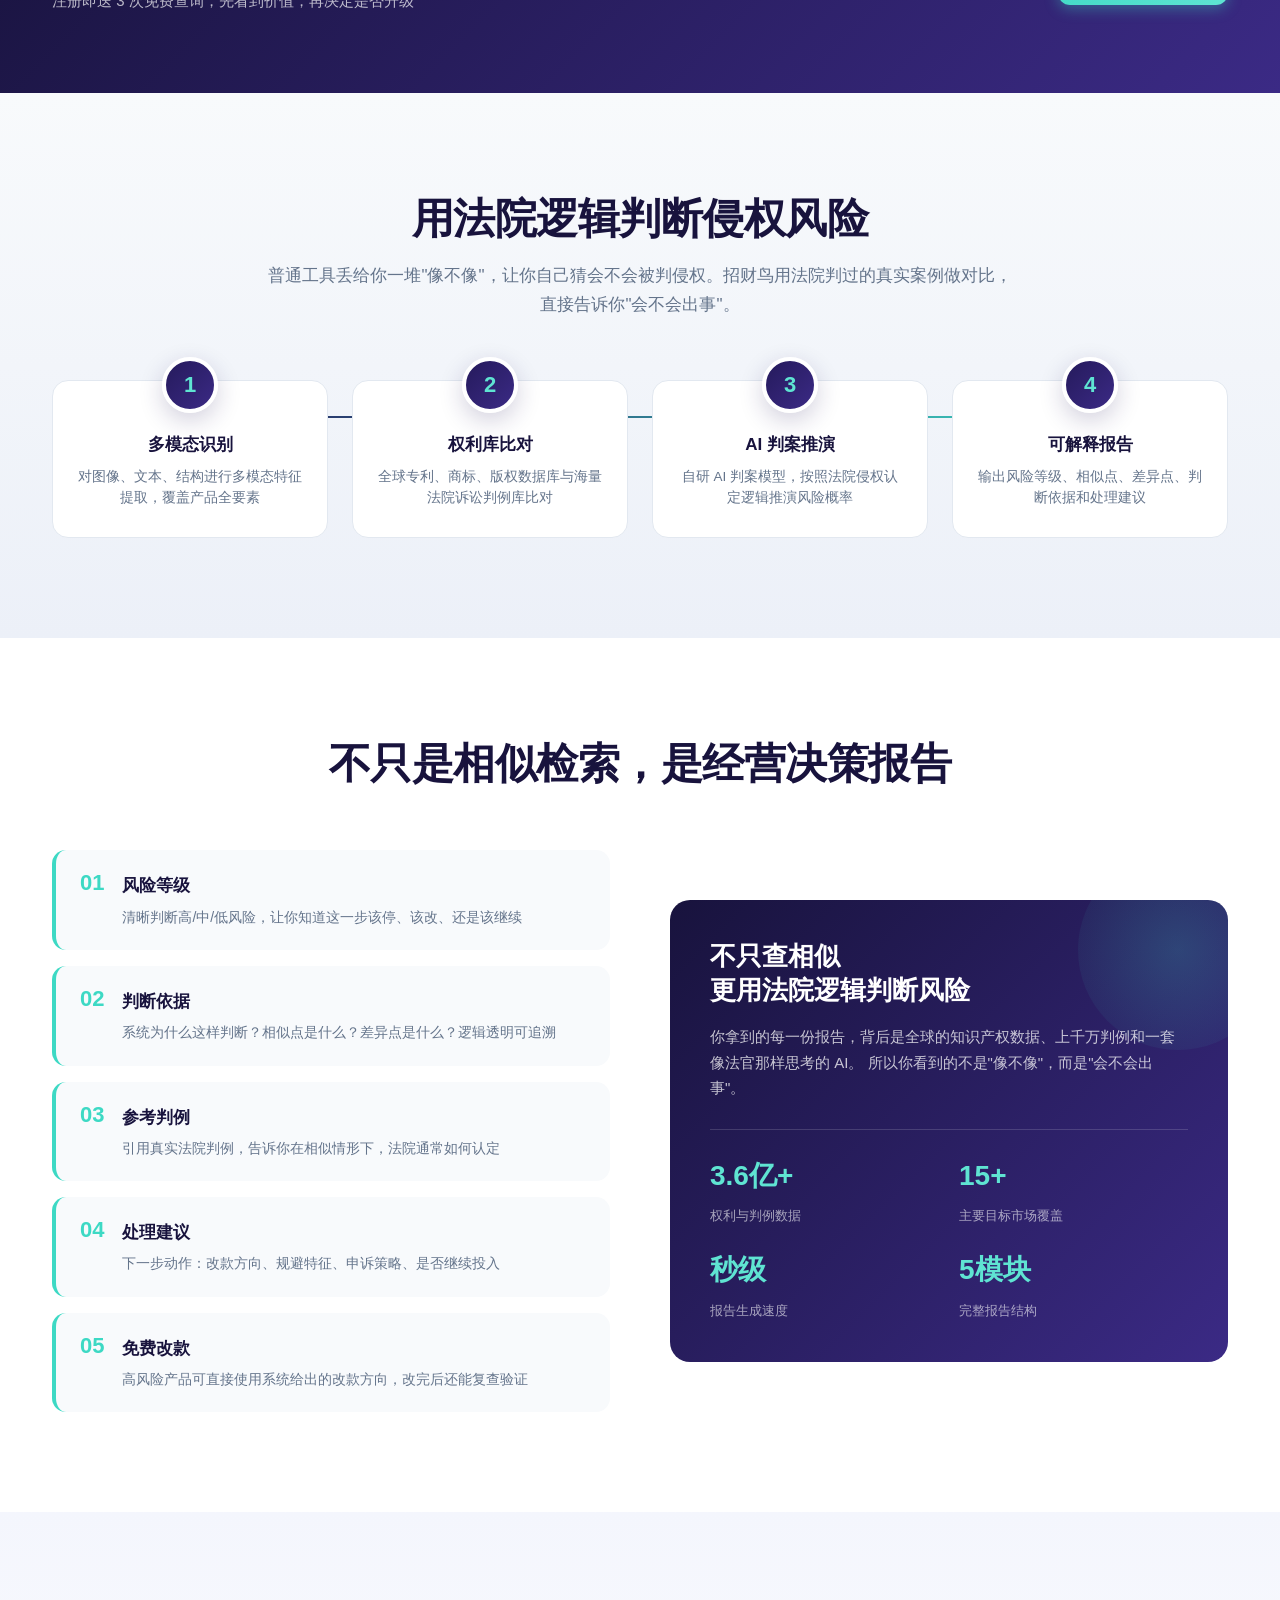
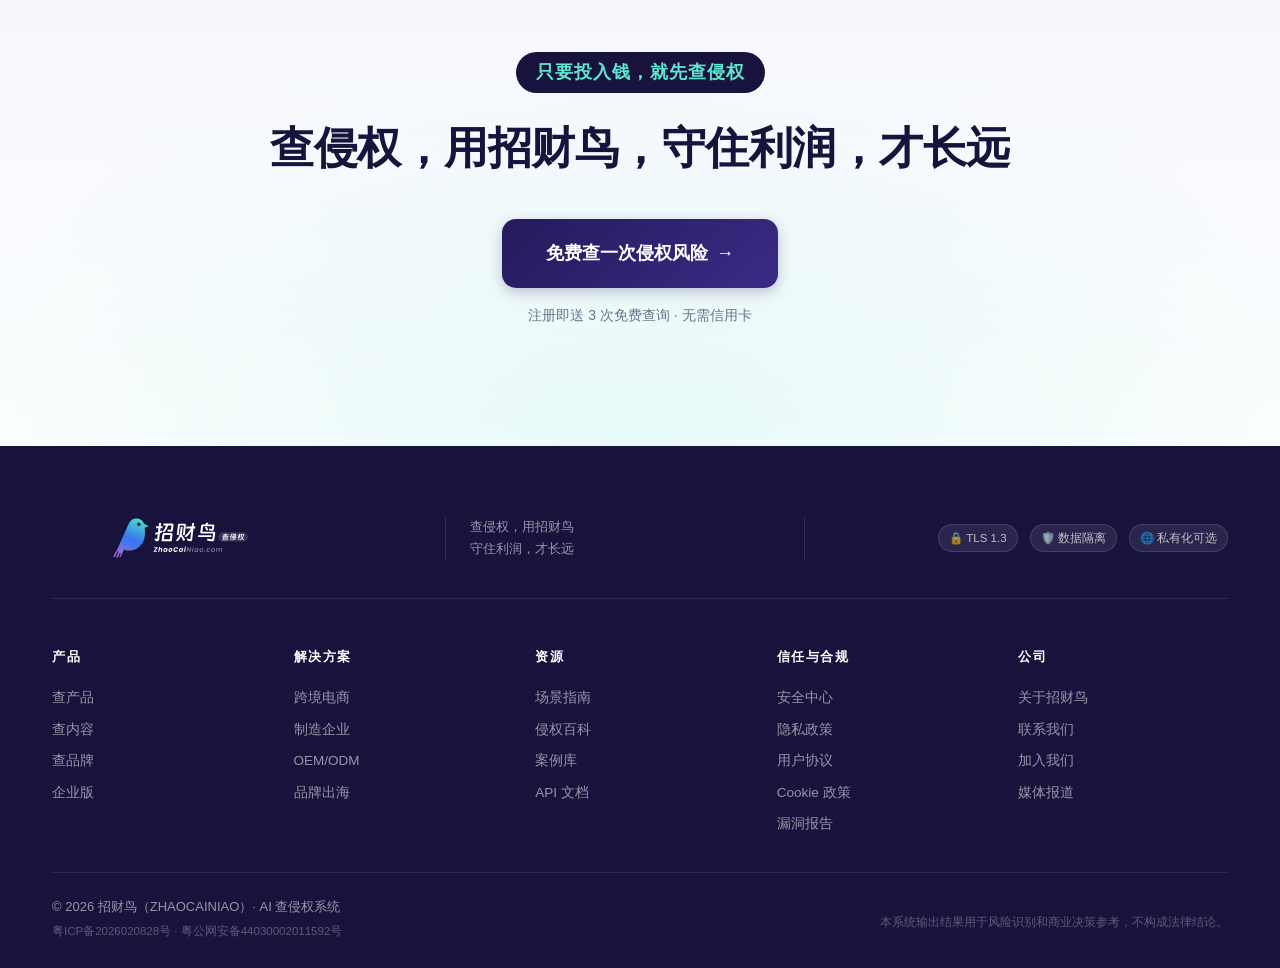
<file: product/index.html>
<!DOCTYPE html><html  lang="zh-CN"><head><meta charset="UTF-8">
<meta name="viewport" content="width=device-width, initial-scale=1.0, maximum-scale=1.0, user-scalable=no, viewport-fit=cover">
<title>产品功能 — 招财鸟 AI 查侵权系统</title>
<style>*,::backdrop,:after,:before{--tw-border-spacing-x:0;--tw-border-spacing-y:0;--tw-translate-x:0;--tw-translate-y:0;--tw-rotate:0;--tw-skew-x:0;--tw-skew-y:0;--tw-scale-x:1;--tw-scale-y:1;--tw-pan-x: ;--tw-pan-y: ;--tw-pinch-zoom: ;--tw-scroll-snap-strictness:proximity;--tw-gradient-from-position: ;--tw-gradient-via-position: ;--tw-gradient-to-position: ;--tw-ordinal: ;--tw-slashed-zero: ;--tw-numeric-figure: ;--tw-numeric-spacing: ;--tw-numeric-fraction: ;--tw-ring-inset: ;--tw-ring-offset-width:0px;--tw-ring-offset-color:#fff;--tw-ring-color:#3b82f680;--tw-ring-offset-shadow:0 0 #0000;--tw-ring-shadow:0 0 #0000;--tw-shadow:0 0 #0000;--tw-shadow-colored:0 0 #0000;--tw-blur: ;--tw-brightness: ;--tw-contrast: ;--tw-grayscale: ;--tw-hue-rotate: ;--tw-invert: ;--tw-saturate: ;--tw-sepia: ;--tw-drop-shadow: ;--tw-backdrop-blur: ;--tw-backdrop-brightness: ;--tw-backdrop-contrast: ;--tw-backdrop-grayscale: ;--tw-backdrop-hue-rotate: ;--tw-backdrop-invert: ;--tw-backdrop-opacity: ;--tw-backdrop-saturate: ;--tw-backdrop-sepia: ;--tw-contain-size: ;--tw-contain-layout: ;--tw-contain-paint: ;--tw-contain-style: }*,:after,:before{border:0 solid #e5e7eb;box-sizing:border-box}:after,:before{--tw-content:""}:host,html{line-height:1.5;-webkit-text-size-adjust:100%;font-family:-apple-system,BlinkMacSystemFont,PingFang SC,Hiragino Sans GB,Microsoft YaHei,Helvetica Neue,Arial,sans-serif;font-feature-settings:normal;font-variation-settings:normal;tab-size:4;-webkit-tap-highlight-color:transparent}body{line-height:inherit;margin:0}hr{border-top-width:1px;color:inherit;height:0}abbr:where([title]){-webkit-text-decoration:underline dotted;text-decoration:underline dotted}h1,h2,h3,h4,h5,h6{font-size:inherit;font-weight:inherit}a{color:inherit;text-decoration:inherit}b,strong{font-weight:bolder}code,kbd,pre,samp{font-family:ui-monospace,SFMono-Regular,Menlo,Monaco,Consolas,Liberation Mono,Courier New,monospace;font-feature-settings:normal;font-size:1em;font-variation-settings:normal}small{font-size:80%}sub,sup{font-size:75%;line-height:0;position:relative;vertical-align:initial}sub{bottom:-.25em}sup{top:-.5em}table{border-collapse:collapse;border-color:inherit;text-indent:0}button,input,optgroup,select,textarea{color:inherit;font-family:inherit;font-feature-settings:inherit;font-size:100%;font-variation-settings:inherit;font-weight:inherit;letter-spacing:inherit;line-height:inherit;margin:0;padding:0}button,select{text-transform:none}button,input:where([type=button]),input:where([type=reset]),input:where([type=submit]){-webkit-appearance:button;background-color:initial;background-image:none}:-moz-focusring{outline:auto}:-moz-ui-invalid{box-shadow:none}progress{vertical-align:initial}::-webkit-inner-spin-button,::-webkit-outer-spin-button{height:auto}[type=search]{-webkit-appearance:textfield;outline-offset:-2px}::-webkit-search-decoration{-webkit-appearance:none}::-webkit-file-upload-button{-webkit-appearance:button;font:inherit}summary{display:list-item}blockquote,dd,dl,figure,h1,h2,h3,h4,h5,h6,hr,p,pre{margin:0}fieldset{margin:0}fieldset,legend{padding:0}menu,ol,ul{list-style:none;margin:0;padding:0}dialog{padding:0}textarea{resize:vertical}input::placeholder,textarea::placeholder{color:#9ca3af;opacity:1}[role=button],button{cursor:pointer}:disabled{cursor:default}audio,canvas,embed,iframe,img,object,svg,video{display:block;vertical-align:middle}img,video{height:auto;max-width:100%}[hidden]:where(:not([hidden=until-found])){display:none}.container{width:100%}@media(min-width:640px){.container{max-width:640px}}@media(min-width:768px){.container{max-width:768px}}@media(min-width:1024px){.container{max-width:1024px}}@media(min-width:1280px){.container{max-width:1280px}}@media(min-width:1536px){.container{max-width:1536px}}.visible{visibility:visible}.collapse{visibility:collapse}.fixed{position:fixed}.absolute{position:absolute}.relative{position:relative}.sticky{position:sticky}.block{display:block}.flex{display:flex}.table{display:table}.grid{display:grid}.hidden{display:none}.flex-shrink{flex-shrink:1}.border-collapse{border-collapse:collapse}.transform{transform:translate(var(--tw-translate-x),var(--tw-translate-y)) rotate(var(--tw-rotate)) skew(var(--tw-skew-x)) skewY(var(--tw-skew-y)) scaleX(var(--tw-scale-x)) scaleY(var(--tw-scale-y))}.flex-wrap{flex-wrap:wrap}.border{border-width:1px}.uppercase{text-transform:uppercase}.italic{font-style:italic}.underline{text-decoration-line:underline}.blur{--tw-blur:blur(8px)}.blur,.filter{filter:var(--tw-blur) var(--tw-brightness) var(--tw-contrast) var(--tw-grayscale) var(--tw-hue-rotate) var(--tw-invert) var(--tw-saturate) var(--tw-sepia) var(--tw-drop-shadow)}.transition{transition-duration:.15s;transition-property:color,background-color,border-color,text-decoration-color,fill,stroke,opacity,box-shadow,transform,filter,backdrop-filter;transition-timing-function:cubic-bezier(.4,0,.2,1)}.ease-in-out{transition-timing-function:cubic-bezier(.4,0,.2,1)}</style>
<style>*,:after,:before{--tw-border-spacing-x:0;--tw-border-spacing-y:0;--tw-translate-x:0;--tw-translate-y:0;--tw-rotate:0;--tw-skew-x:0;--tw-skew-y:0;--tw-scale-x:1;--tw-scale-y:1;--tw-pan-x: ;--tw-pan-y: ;--tw-pinch-zoom: ;--tw-scroll-snap-strictness:proximity;--tw-gradient-from-position: ;--tw-gradient-via-position: ;--tw-gradient-to-position: ;--tw-ordinal: ;--tw-slashed-zero: ;--tw-numeric-figure: ;--tw-numeric-spacing: ;--tw-numeric-fraction: ;--tw-ring-inset: ;--tw-ring-offset-width:0px;--tw-ring-offset-color:#fff;--tw-ring-color:rgba(59,130,246,.5);--tw-ring-offset-shadow:0 0 #0000;--tw-ring-shadow:0 0 #0000;--tw-shadow:0 0 #0000;--tw-shadow-colored:0 0 #0000;--tw-blur: ;--tw-brightness: ;--tw-contrast: ;--tw-grayscale: ;--tw-hue-rotate: ;--tw-invert: ;--tw-saturate: ;--tw-sepia: ;--tw-drop-shadow: ;--tw-backdrop-blur: ;--tw-backdrop-brightness: ;--tw-backdrop-contrast: ;--tw-backdrop-grayscale: ;--tw-backdrop-hue-rotate: ;--tw-backdrop-invert: ;--tw-backdrop-opacity: ;--tw-backdrop-saturate: ;--tw-backdrop-sepia: ;--tw-contain-size: ;--tw-contain-layout: ;--tw-contain-paint: ;--tw-contain-style: }::backdrop{--tw-border-spacing-x:0;--tw-border-spacing-y:0;--tw-translate-x:0;--tw-translate-y:0;--tw-rotate:0;--tw-skew-x:0;--tw-skew-y:0;--tw-scale-x:1;--tw-scale-y:1;--tw-pan-x: ;--tw-pan-y: ;--tw-pinch-zoom: ;--tw-scroll-snap-strictness:proximity;--tw-gradient-from-position: ;--tw-gradient-via-position: ;--tw-gradient-to-position: ;--tw-ordinal: ;--tw-slashed-zero: ;--tw-numeric-figure: ;--tw-numeric-spacing: ;--tw-numeric-fraction: ;--tw-ring-inset: ;--tw-ring-offset-width:0px;--tw-ring-offset-color:#fff;--tw-ring-color:rgba(59,130,246,.5);--tw-ring-offset-shadow:0 0 #0000;--tw-ring-shadow:0 0 #0000;--tw-shadow:0 0 #0000;--tw-shadow-colored:0 0 #0000;--tw-blur: ;--tw-brightness: ;--tw-contrast: ;--tw-grayscale: ;--tw-hue-rotate: ;--tw-invert: ;--tw-saturate: ;--tw-sepia: ;--tw-drop-shadow: ;--tw-backdrop-blur: ;--tw-backdrop-brightness: ;--tw-backdrop-contrast: ;--tw-backdrop-grayscale: ;--tw-backdrop-hue-rotate: ;--tw-backdrop-invert: ;--tw-backdrop-opacity: ;--tw-backdrop-saturate: ;--tw-backdrop-sepia: ;--tw-contain-size: ;--tw-contain-layout: ;--tw-contain-paint: ;--tw-contain-style: }*,:after,:before{border:0 solid #e5e7eb;box-sizing:border-box}:after,:before{--tw-content:""}:host,html{line-height:1.5;-webkit-text-size-adjust:100%;font-family:-apple-system,BlinkMacSystemFont,PingFang SC,Hiragino Sans GB,Microsoft YaHei,Helvetica Neue,Arial,sans-serif;font-feature-settings:normal;font-variation-settings:normal;-moz-tab-size:4;-o-tab-size:4;tab-size:4;-webkit-tap-highlight-color:transparent}body{line-height:inherit;margin:0}hr{border-top-width:1px;color:inherit;height:0}abbr:where([title]){-webkit-text-decoration:underline dotted;text-decoration:underline dotted}h1,h2,h3,h4,h5,h6{font-size:inherit;font-weight:inherit}a{text-decoration:inherit}b,strong{font-weight:bolder}code,kbd,pre,samp{font-family:ui-monospace,SFMono-Regular,Menlo,Monaco,Consolas,Liberation Mono,Courier New,monospace;font-feature-settings:normal;font-size:1em;font-variation-settings:normal}small{font-size:80%}sub,sup{font-size:75%;line-height:0;position:relative;vertical-align:baseline}sub{bottom:-.25em}sup{top:-.5em}table{border-collapse:collapse;border-color:inherit;text-indent:0}button,input,optgroup,select,textarea{color:inherit;font-family:inherit;font-feature-settings:inherit;font-size:100%;font-variation-settings:inherit;font-weight:inherit;letter-spacing:inherit;line-height:inherit;margin:0;padding:0}button,select{text-transform:none}button,input:where([type=button]),input:where([type=reset]),input:where([type=submit]){-webkit-appearance:button;background-color:transparent;background-image:none}:-moz-focusring{outline:auto}:-moz-ui-invalid{box-shadow:none}progress{vertical-align:baseline}::-webkit-inner-spin-button,::-webkit-outer-spin-button{height:auto}[type=search]{-webkit-appearance:textfield;outline-offset:-2px}::-webkit-search-decoration{-webkit-appearance:none}::-webkit-file-upload-button{-webkit-appearance:button;font:inherit}summary{display:list-item}blockquote,dd,dl,figure,h1,h2,h3,h4,h5,h6,hr,p,pre{margin:0}fieldset{margin:0}fieldset,legend{padding:0}menu,ol,ul{list-style:none;margin:0;padding:0}dialog{padding:0}textarea{resize:vertical}input::-moz-placeholder,textarea::-moz-placeholder{color:#9ca3af;opacity:1}input::placeholder,textarea::placeholder{color:#9ca3af;opacity:1}[role=button],button{cursor:pointer}:disabled{cursor:default}audio,canvas,embed,iframe,img,object,svg,video{display:block;vertical-align:middle}img,video{height:auto;max-width:100%}[hidden]:where(:not([hidden=until-found])){display:none}.container{width:100%}@media(min-width:640px){.container{max-width:640px}}@media(min-width:768px){.container{max-width:768px}}@media(min-width:1024px){.container{max-width:1024px}}@media(min-width:1280px){.container{max-width:1280px}}@media(min-width:1536px){.container{max-width:1536px}}.visible{visibility:visible}.collapse{visibility:collapse}.fixed{position:fixed}.absolute{position:absolute}.relative{position:relative}.sticky{position:sticky}.block{display:block}.flex{display:flex}.table{display:table}.grid{display:grid}.hidden{display:none}.flex-shrink{flex-shrink:1}.border-collapse{border-collapse:collapse}.transform{transform:translate(var(--tw-translate-x),var(--tw-translate-y)) rotate(var(--tw-rotate)) skew(var(--tw-skew-x)) skewY(var(--tw-skew-y)) scaleX(var(--tw-scale-x)) scaleY(var(--tw-scale-y))}.flex-wrap{flex-wrap:wrap}.border{border-width:1px}.uppercase{text-transform:uppercase}.italic{font-style:italic}.underline{text-decoration-line:underline}.blur{--tw-blur:blur(8px)}.blur,.filter{filter:var(--tw-blur) var(--tw-brightness) var(--tw-contrast) var(--tw-grayscale) var(--tw-hue-rotate) var(--tw-invert) var(--tw-saturate) var(--tw-sepia) var(--tw-drop-shadow)}.transition{transition-duration:.15s;transition-property:color,background-color,border-color,text-decoration-color,fill,stroke,opacity,box-shadow,transform,filter,backdrop-filter;transition-timing-function:cubic-bezier(.4,0,.2,1)}.ease-in-out{transition-timing-function:cubic-bezier(.4,0,.2,1)}:root{--navy-900:#18133d;--navy-800:#251a5c;--navy-700:#3b2a85;--navy-600:#5b43b5;--navy-100:#ede9fe;--gold-500:#3dd9c4;--gold-400:#5fe4d2;--gold-100:#d4f9f2;--brand-grad:linear-gradient(135deg,#3dd9c4,#8b5cf6);--brand-grad-soft:linear-gradient(135deg,rgba(61,217,196,.12),rgba(139,92,246,.12));--red-500:#dc2626;--red-100:#fee2e2;--orange-500:#ea8a1f;--yellow-500:#f5c518;--green-500:#10b981;--gray-900:#0f172a;--gray-700:#334155;--gray-500:#64748b;--gray-300:#cbd5e1;--gray-200:#e2e8f0;--gray-100:#f1f5f9;--gray-50:#f8fafc;--white:#fff}*{box-sizing:border-box;margin:0;padding:0}body,html{background:var(--white);color:var(--gray-900);font-family:-apple-system,BlinkMacSystemFont,PingFang SC,Hiragino Sans GB,Microsoft YaHei,Helvetica Neue,Arial,sans-serif;font-size:16px;line-height:1.6;-webkit-font-smoothing:antialiased;-moz-osx-font-smoothing:grayscale}img{display:block;max-width:100%}a{color:inherit;text-decoration:none}ul{list-style:none}.container{margin:0 auto;max-width:1240px;padding:0 32px}.btn-ghost,.btn-gold,.btn-primary,.btn-secondary{align-items:center;border:none;border-radius:10px;cursor:pointer;display:inline-flex;font-size:15px;font-weight:600;gap:8px;justify-content:center;padding:12px 24px;transition:all .25s ease;white-space:nowrap}.btn-primary{background:linear-gradient(135deg,var(--navy-800) 0,var(--navy-700) 100%);box-shadow:0 4px 14px #251a5c40;color:#fff}.btn-primary:hover{box-shadow:0 8px 22px #251a5c59;transform:translateY(-2px)}.btn-gold{background:linear-gradient(135deg,var(--gold-500) 0,var(--gold-400) 100%);box-shadow:0 4px 14px #3dd9c459;color:var(--navy-900)}.btn-gold:hover{box-shadow:0 8px 22px #3dd9c473;transform:translateY(-2px)}.btn-secondary{background:#fff;border:1.5px solid var(--gray-200);color:var(--navy-800)}.btn-secondary:hover{border-color:var(--navy-800);transform:translateY(-2px)}.btn-ghost{background:transparent;color:var(--gray-700);padding:8px 16px}.btn-ghost:hover{color:var(--navy-800)}.btn-lg{border-radius:12px;font-size:16px;padding:16px 32px}.btn-xl{border-radius:14px;font-size:18px;padding:20px 44px}.btn-block{width:100%}.btn-arrow{font-size:18px;transition:transform .2s}.btn-gold:hover .btn-arrow,.btn-primary:hover .btn-arrow{transform:translate(4px)}.nav{-webkit-backdrop-filter:blur(12px);backdrop-filter:blur(12px);background:#fffffff2;border-bottom:1px solid var(--gray-200);position:sticky;top:0;z-index:100}.nav-inner{align-items:center;display:flex;height:72px;justify-content:space-between}.nav-links{display:flex;gap:36px}.nav-links a{color:var(--gray-700);font-size:15px;font-weight:500;transition:color .2s}.nav-links a:hover{color:var(--navy-800)}.nav-links a.active{color:#251a5c;font-weight:700}.nav-cta{align-items:center;display:flex;gap:12px}.section-head{margin:0 auto 60px;max-width:760px;text-align:center}.section-title{color:var(--navy-900);font-size:42px;font-weight:800;letter-spacing:-.5px;line-height:1.25;margin-bottom:16px}.title-gold{color:var(--gold-500)}.section-sub{color:var(--gray-500);font-size:17px;line-height:1.7}.sub-hero{background:radial-gradient(ellipse 600px 400px at 80% 30%,rgba(61,217,196,.1),transparent),linear-gradient(180deg,#fafbff,#f4f6fd);padding:80px 0 60px;text-align:center}.sub-hero-title{color:var(--navy-900);font-size:52px;font-weight:800;letter-spacing:-1px;line-height:1.2;margin-bottom:20px;margin-left:auto;margin-right:auto;max-width:880px}.sub-hero-title span{color:var(--gold-500)}.sub-hero-sub{color:var(--gray-500);font-size:18px;line-height:1.7;margin:0 auto 32px;max-width:680px}.sub-hero-cta{display:flex;gap:14px;justify-content:center}@media(max-width:1024px){.section-title,.sub-hero-title{font-size:34px}.container{padding:0 20px}}@media(max-width:640px){.section-title,.sub-hero-title{font-size:26px}.btn-lg,.btn-xl{font-size:15px;padding:14px 24px}.cookie-inner{flex-direction:column;gap:16px}}</style>
<style>.cookie-banner[data-v-6292ad33]{background:var(--navy-900);border:1px solid rgba(61,217,196,.2);border-radius:14px;bottom:16px;box-shadow:0 20px 50px #0000004d;color:#fff;display:none;left:16px;margin:0 auto;max-width:1180px;padding:16px 24px;position:fixed;right:16px;z-index:999}.cookie-banner.show[data-v-6292ad33]{display:block}.cookie-inner[data-v-6292ad33]{align-items:center;display:flex;gap:24px;justify-content:space-between;max-width:none;padding:0}.cookie-text[data-v-6292ad33]{color:#ffffffd9;font-size:13.5px;line-height:1.6}.cookie-text strong[data-v-6292ad33]{color:var(--gold-400);margin-right:8px}.cookie-text a[data-v-6292ad33]{color:var(--gold-400);text-decoration:underline}.cookie-actions[data-v-6292ad33]{display:flex;flex-shrink:0;gap:10px}.cookie-btn[data-v-6292ad33]{background:transparent;border:1px solid hsla(0,0%,100%,.2);border-radius:8px;color:#fff;cursor:pointer;font-size:13px;font-weight:600;padding:8px 18px;transition:all .2s}.cookie-btn-primary[data-v-6292ad33]{background:var(--brand-grad);border:none;color:var(--navy-900)}.cookie-btn-ghost[data-v-6292ad33]:hover{background:#ffffff1a}@media(max-width:768px){.cookie-banner[data-v-6292ad33]{border-radius:14px 14px 0 0;bottom:0;left:0;padding:16px;right:0}.cookie-inner[data-v-6292ad33]{flex-direction:column;gap:16px;text-align:center}}</style>
<style>.logo[data-v-c82dc087]{align-items:center;display:flex}.logo-img[data-v-c82dc087]{height:75px;width:280px}.menu-toggle[data-v-c82dc087]{background:none;border:none;cursor:pointer;display:none;flex-direction:column;gap:5px;height:32px;justify-content:center;padding:4px;width:32px}.menu-toggle span[data-v-c82dc087]{background:var(--gray-700);border-radius:2px;display:block;height:2px;transition:all .3s ease;width:100%}.menu-toggle.active span[data-v-c82dc087]:first-child{transform:translateY(7px) rotate(45deg)}.menu-toggle.active span[data-v-c82dc087]:nth-child(2){opacity:0}.menu-toggle.active span[data-v-c82dc087]:nth-child(3){transform:translateY(-7px) rotate(-45deg)}@media(max-width:1024px){.menu-toggle[data-v-c82dc087]{display:flex}.nav-links[data-v-c82dc087]{background:#fff;border-bottom:1px solid var(--gray-200);box-shadow:0 4px 12px #00000014;flex-direction:column;gap:0;left:0;opacity:0;padding:20px;position:fixed;right:0;top:72px;transform:translateY(-100%);transition:all .3s ease;visibility:hidden;z-index:99}.nav-links.active[data-v-c82dc087]{opacity:1;transform:translateY(0);visibility:visible}.nav-links a[data-v-c82dc087]{border-bottom:1px solid var(--gray-100);color:var(--gray-700);display:block;font-weight:500;padding:14px 0}.nav-links a[data-v-c82dc087]:last-child{border-bottom:none}.nav-links a[data-v-c82dc087]:hover{color:#251a5c}.nav-links a.active[data-v-c82dc087]{color:#251a5c;font-weight:700}.nav-cta[data-v-c82dc087]{display:none}}</style>
<style>.footer[data-v-797b10c9]{background:var(--navy-900);color:#ffffffb3;padding:64px 0 28px}.footer-grid[data-v-797b10c9]{display:grid;gap:40px 32px;grid-template-columns:repeat(5,1fr)}.footer-col-brand[data-v-797b10c9],.footer-grid[data-v-797b10c9]{border-bottom:1px solid hsla(0,0%,100%,.08);padding-bottom:32px}.footer-col-brand[data-v-797b10c9]{align-items:center;display:flex;flex-wrap:wrap;gap:32px;grid-column:1/-1;justify-content:space-between;margin-bottom:8px}.footer-col-brand .logo[data-v-797b10c9]{flex-shrink:0}.footer-col-brand .footer-slogan[data-v-797b10c9]{border-left:1px solid hsla(0,0%,100%,.1);border-right:1px solid hsla(0,0%,100%,.1);color:#ffffff8c;flex:1;font-size:13px;line-height:1.7;margin:0;max-width:360px;padding:0 24px}.footer-col-brand .footer-badges[data-v-797b10c9]{flex-shrink:0;margin-top:0}.logo[data-v-797b10c9]{align-items:center;display:flex;gap:0}.logo-img[data-v-797b10c9]{display:block;height:56px;width:260px}.footer-slogan[data-v-797b10c9]{color:#fff9;font-size:15px;line-height:1.7;margin-top:20px}.footer-badges[data-v-797b10c9]{display:flex;gap:12px;margin-top:16px}.fb[data-v-797b10c9]{background:#ffffff14;border:1px solid hsla(0,0%,100%,.12);border-radius:999px;font-size:11.5px;padding:4px 10px}.footer-col h5[data-v-797b10c9]{color:#fff;font-size:13px;font-weight:700;letter-spacing:1.5px;margin-bottom:14px}.footer-col a[data-v-797b10c9]{color:#ffffff8c;display:block;font-size:13.5px;padding:5px 0;transition:color .2s}.footer-col a[data-v-797b10c9]:hover{color:var(--gold-400)}.footer-bottom[data-v-797b10c9]{align-items:center;color:#fff6;display:flex;font-size:13px;justify-content:space-between;padding-top:24px}.footer-bottom-left p[data-v-797b10c9]:first-child{color:#ffffff8c;font-size:13px}.footer-meta[data-v-797b10c9]{margin-top:4px}.footer-disclaimer[data-v-797b10c9],.footer-meta[data-v-797b10c9]{color:#ffffff4d;font-size:11.5px}.footer-disclaimer[data-v-797b10c9]{margin-top:8px}@media(max-width:1100px){.footer-grid[data-v-797b10c9]{grid-template-columns:repeat(3,1fr)}.footer-col-brand[data-v-797b10c9]{align-items:flex-start;flex-direction:column;gap:18px}.footer-col-brand .footer-slogan[data-v-797b10c9]{border-left:none;border-right:none;max-width:100%;padding:0}}@media(max-width:720px){.footer-grid[data-v-797b10c9]{gap:32px 24px;grid-template-columns:repeat(2,1fr)}}@media(max-width:480px){.footer-grid[data-v-797b10c9]{grid-template-columns:1fr}}</style>
<style>.product-objects[data-v-d13553c6]{background:#fff;padding:100px 0}.object-grid[data-v-d13553c6]{display:grid;gap:24px;grid-template-columns:repeat(3,1fr)}.object-card[data-v-d13553c6]{background:var(--gray-50);border:1.5px solid var(--gray-200);border-radius:18px;padding:40px 32px;transition:all .3s}.object-card[data-v-d13553c6]:hover{border-color:var(--navy-800);box-shadow:0 20px 40px #251a5c1a;transform:translateY(-6px)}.object-head[data-v-d13553c6]{border-bottom:1px solid var(--gray-200);gap:14px;margin-bottom:22px;padding-bottom:22px}.object-head[data-v-d13553c6],.object-icon-box[data-v-d13553c6]{align-items:center;display:flex}.object-icon-box[data-v-d13553c6]{background:linear-gradient(135deg,var(--navy-800),var(--navy-600));border-radius:14px;color:var(--gold-400);flex-shrink:0;font-size:26px;height:56px;justify-content:center;width:56px}.object-head h3[data-v-d13553c6]{color:var(--navy-900);font-size:22px;font-weight:800}.object-head p[data-v-d13553c6]{color:var(--gray-500);font-size:13px;margin-top:2px}.object-list[data-v-d13553c6]{display:flex;flex-direction:column;gap:10px}.object-list li[data-v-d13553c6]{align-items:center;color:var(--gray-700);display:flex;font-size:14.5px;gap:10px;padding:8px 0}.tick[data-v-d13553c6]{align-items:center;background:var(--gold-500);border-radius:50%;color:var(--navy-900);display:inline-flex;flex-shrink:0;font-size:11px;font-weight:700;height:18px;justify-content:center;width:18px}.upload-note[data-v-d13553c6]{background:var(--gray-50);border:1px solid var(--gray-200);border-radius:12px;color:var(--gray-700);font-size:13.5px;gap:14px;line-height:1.6;margin:40px auto 0;max-width:760px;padding:16px 22px}.upload-note[data-v-d13553c6],.upload-note-icon[data-v-d13553c6]{align-items:center;display:flex}.upload-note-icon[data-v-d13553c6]{background:var(--brand-grad);border-radius:50%;color:#fff;flex-shrink:0;font-size:16px;height:36px;justify-content:center;width:36px}.upload-note strong[data-v-d13553c6]{color:var(--navy-900)}.upload-note a[data-v-d13553c6]{color:var(--gold-500);text-decoration:underline}.mid-cta[data-v-d13553c6]{background:linear-gradient(135deg,var(--navy-900),var(--navy-700));color:#fff;padding:80px 0}.mid-cta-inner[data-v-d13553c6]{align-items:center;display:flex;gap:40px;justify-content:space-between}.mid-cta h3[data-v-d13553c6]{font-size:28px;font-weight:700;margin-bottom:8px}.mid-cta h3 span[data-v-d13553c6]{color:var(--gold-400)}.mid-cta p[data-v-d13553c6]{color:#ffffffb3;font-size:15px}.how[data-v-d13553c6]{background:linear-gradient(180deg,var(--gray-50) 0,#ecf0f8 100%);padding:100px 0}.how-flow[data-v-d13553c6]{display:grid;gap:24px;grid-template-columns:repeat(4,1fr);margin-top:60px;position:relative}.how-flow[data-v-d13553c6]:before{background:linear-gradient(90deg,var(--navy-800),var(--gold-500));content:"";height:2px;left:8%;position:absolute;right:8%;top:36px;z-index:0}.how-step[data-v-d13553c6]{background:#fff;border:1.5px solid var(--gray-200);border-radius:16px;padding:28px 24px;position:relative;text-align:center;z-index:1}.how-num-circle[data-v-d13553c6]{align-items:center;background:linear-gradient(135deg,var(--navy-800),var(--navy-700));border:4px solid #fff;border-radius:50%;box-shadow:0 8px 24px #251a5c33;color:var(--gold-400);display:flex;font-size:22px;font-weight:800;height:56px;justify-content:center;margin:-52px auto 18px;width:56px}.how-step h4[data-v-d13553c6]{color:var(--navy-900);font-size:17px;font-weight:700;margin-bottom:8px}.how-step p[data-v-d13553c6]{color:var(--gray-500);font-size:13.5px;line-height:1.6}.what[data-v-d13553c6]{background:#fff;padding:100px 0}.what-grid[data-v-d13553c6]{align-items:center;display:grid;gap:60px;grid-template-columns:repeat(2,1fr)}.what-modules[data-v-d13553c6]{display:flex;flex-direction:column;gap:16px}.what-module[data-v-d13553c6]{background:var(--gray-50);border-left:4px solid var(--gold-500);border-radius:14px;display:flex;gap:18px;padding:22px 24px;transition:all .3s}.what-module[data-v-d13553c6]:hover{background:var(--navy-100);transform:translate(6px)}.what-module-num[data-v-d13553c6]{color:var(--gold-500);flex-shrink:0;font-size:22px;font-weight:800;line-height:1}.what-module h4[data-v-d13553c6]{color:var(--navy-900);font-size:17px;font-weight:700;margin-bottom:6px}.what-module p[data-v-d13553c6]{color:var(--gray-500);font-size:14px;line-height:1.6}.what-visual[data-v-d13553c6]{background:linear-gradient(135deg,var(--navy-900),var(--navy-700));border-radius:20px;color:#fff;overflow:hidden;padding:40px;position:relative}.what-visual[data-v-d13553c6]:before{background:radial-gradient(circle,rgba(61,217,196,.2),transparent);border-radius:50%;content:"";height:200px;position:absolute;right:-50px;top:-50px;width:200px}.what-visual h3[data-v-d13553c6]{font-size:26px;font-weight:800;line-height:1.3;margin-bottom:16px;position:relative}.what-visual p[data-v-d13553c6]{color:#ffffffbf;font-size:15px;line-height:1.7;margin-bottom:28px;position:relative}.what-stat-grid[data-v-d13553c6]{border-top:1px solid hsla(0,0%,100%,.15);display:grid;gap:20px;grid-template-columns:repeat(2,1fr);padding-top:24px}.what-stat strong[data-v-d13553c6]{color:var(--gold-400);display:block;font-size:28px;font-weight:800;margin-bottom:4px}.what-stat span[data-v-d13553c6]{color:#fff9;font-size:13px}@media(max-width:1024px){.object-grid[data-v-d13553c6]{grid-template-columns:1fr}.how-flow[data-v-d13553c6]{grid-template-columns:repeat(2,1fr)}.how-flow[data-v-d13553c6]:before{display:none}.what-grid[data-v-d13553c6]{grid-template-columns:1fr}.mid-cta-inner[data-v-d13553c6]{flex-direction:column;text-align:center}}</style>
<style>.final-cta[data-v-75471b98]{background:radial-gradient(ellipse 800px 400px at 50% 100%,rgba(61,217,196,.12),transparent),linear-gradient(180deg,#f4f6fd,#fff);padding:120px 0;text-align:center}.final-title[data-v-75471b98]{color:var(--navy-900);font-size:44px;font-weight:800;letter-spacing:-.5px;line-height:1.4;margin-bottom:40px}.final-title .hook[data-v-75471b98]{background:var(--navy-900);border-radius:999px;color:var(--gold-400);display:inline-block;font-size:18px;font-weight:600;letter-spacing:1px;margin-bottom:24px;padding:8px 20px}.final-buttons[data-v-75471b98]{margin-bottom:16px}.final-note[data-v-75471b98]{color:var(--gray-500);font-size:14px}@media(max-width:640px){.final-title[data-v-75471b98]{font-size:28px}.final-title .hook[data-v-75471b98]{font-size:14px}}</style>
<link rel="stylesheet" href="/_nuxt/FinalCtaSection.CKxeoguX.css" crossorigin>
<link rel="preload" as="fetch" crossorigin="anonymous" href="/product/_payload.json?44bab47d-7680-43de-b642-35fe1ce26671">
<link rel="modulepreload" as="script" crossorigin href="/_nuxt/DHElRL44.js">
<link rel="modulepreload" as="script" crossorigin href="/_nuxt/DJl-TVFh.js">
<link rel="modulepreload" as="script" crossorigin href="/_nuxt/f-vK1Lpc.js">
<link rel="modulepreload" as="script" crossorigin href="/_nuxt/Tdo7lrLP.js">
<link rel="modulepreload" as="script" crossorigin href="/_nuxt/DjxhLxQc.js">
<link rel="modulepreload" as="script" crossorigin href="/_nuxt/6NRZUHvc.js">
<link rel="modulepreload" as="script" crossorigin href="/_nuxt/Bj_38Nf-.js">
<script type="module" src="/_nuxt/DHElRL44.js" crossorigin></script>
<meta name="referrer" content="strict-origin-when-cross-origin">
<meta http-equiv="X-Content-Type-Options" content="nosniff">
<meta name="format-detection" content="telephone=no">
<meta name="apple-mobile-web-app-capable" content="yes">
<meta name="apple-mobile-web-app-status-bar-style" content="black-translucent">
<link rel="icon" type="image/x-icon" href="/favicon.ico"></head><body><div id="__nuxt"><div><div><header class="nav" data-v-c82dc087><div class="container nav-inner" data-v-c82dc087><a href="/" class="logo" data-v-c82dc087><img src="/logo-compact.png" alt="招财鸟 · AI 查侵权" class="logo-img" data-v-c82dc087></a><button class="menu-toggle" data-v-c82dc087><span data-v-c82dc087></span><span data-v-c82dc087></span><span data-v-c82dc087></span></button><nav class="nav-links" data-v-c82dc087><a href="/" class="" data-v-c82dc087>首页</a><a href="/#scenes" class="" data-v-c82dc087>场景</a><a aria-current="page" href="/product" class="router-link-active router-link-exact-active active" data-v-c82dc087>产品功能</a><a href="/solutions" class="" data-v-c82dc087>解决方案</a><a href="/pricing" class="" data-v-c82dc087>定价</a><a href="/#cases" class="" data-v-c82dc087>案例</a><a href="/security" class="" data-v-c82dc087>安全</a><a href="/about" class="" data-v-c82dc087>关于</a></nav><div class="nav-cta" data-v-c82dc087><a href="#" class="btn-ghost" data-v-c82dc087>登录</a><a href="#cta" class="btn-primary" data-v-c82dc087>免费查一次</a></div></div></header><main><!--[--><div data-v-d13553c6><!--[--><!----><!--]--><section class="sub-hero" data-v-d13553c6><div class="container" data-v-d13553c6><h1 class="sub-hero-title" data-v-d13553c6> 上传产品、图片、商标和文案<br data-v-d13553c6><span data-v-d13553c6>AI 判断侵权风险</span></h1><p class="sub-hero-sub" data-v-d13553c6> 不只告诉你&quot;像不像&quot;，更告诉你&quot;会不会出事&quot;。 报告里有等级、依据、判例和建议——你看完就知道下一步怎么做。 </p><div class="sub-hero-cta" data-v-d13553c6><a href="#" class="btn-primary btn-lg" data-v-d13553c6>免费查一次 <span class="btn-arrow" data-v-d13553c6>→</span></a><a href="#how" class="btn-secondary btn-lg" data-v-d13553c6>看怎么判断</a></div></div></section><section class="product-objects" data-v-d13553c6><div class="container" data-v-d13553c6><div class="section-head" data-v-d13553c6><h2 class="section-title" data-v-d13553c6>三类查询对象，覆盖经营全场景</h2><p class="section-sub" data-v-d13553c6>从一个产品的外观结构，到一张广告图，再到一个商标词，都能在投入前先查侵权。</p></div><div class="object-grid" data-v-d13553c6><div class="object-card" data-v-d13553c6><div class="object-head" data-v-d13553c6><div class="object-icon-box" data-v-d13553c6>📦</div><div data-v-d13553c6><h3 data-v-d13553c6>查产品</h3><p data-v-d13553c6>产品本体侵权风险判断</p></div></div><ul class="object-list" data-v-d13553c6><li data-v-d13553c6><span class="tick" data-v-d13553c6>✓</span> 产品外观（曲面、造型、配色）</li><li data-v-d13553c6><span class="tick" data-v-d13553c6>✓</span> 产品结构（机械、内部结构）</li><li data-v-d13553c6><span class="tick" data-v-d13553c6>✓</span> 产品功能（核心功能专利）</li><li data-v-d13553c6><span class="tick" data-v-d13553c6>✓</span> 选品判断（高危爆品识别）</li><li data-v-d13553c6><span class="tick" data-v-d13553c6>✓</span> 上架前综合检测</li><li data-v-d13553c6><span class="tick" data-v-d13553c6>✓</span> 放量前复查</li></ul></div><div class="object-card" data-v-d13553c6><div class="object-head" data-v-d13553c6><div class="object-icon-box" data-v-d13553c6>🎨</div><div data-v-d13553c6><h3 data-v-d13553c6>查内容</h3><p data-v-d13553c6>素材内容版权与商标边界</p></div></div><ul class="object-list" data-v-d13553c6><li data-v-d13553c6><span class="tick" data-v-d13553c6>✓</span> 主图、详情页图片版权</li><li data-v-d13553c6><span class="tick" data-v-d13553c6>✓</span> 短视频画面、音乐、剪辑</li><li data-v-d13553c6><span class="tick" data-v-d13553c6>✓</span> 商品标题与关键词</li><li data-v-d13553c6><span class="tick" data-v-d13553c6>✓</span> 卖点文案与功能描述</li><li data-v-d13553c6><span class="tick" data-v-d13553c6>✓</span> 广告图片与投放素材</li><li data-v-d13553c6><span class="tick" data-v-d13553c6>✓</span> 后台关键词隐性风险</li></ul></div><div class="object-card" data-v-d13553c6><div class="object-head" data-v-d13553c6><div class="object-icon-box" data-v-d13553c6>©</div><div data-v-d13553c6><h3 data-v-d13553c6>查品牌</h3><p data-v-d13553c6>品牌资产合规风险</p></div></div><ul class="object-list" data-v-d13553c6><li data-v-d13553c6><span class="tick" data-v-d13553c6>✓</span> 商标注册与近似查询</li><li data-v-d13553c6><span class="tick" data-v-d13553c6>✓</span> Logo 视觉侵权判断</li><li data-v-d13553c6><span class="tick" data-v-d13553c6>✓</span> 产品名 / 中英文名风险</li><li data-v-d13553c6><span class="tick" data-v-d13553c6>✓</span> 包装设计与图案</li><li data-v-d13553c6><span class="tick" data-v-d13553c6>✓</span> 兼容性表达边界</li><li data-v-d13553c6><span class="tick" data-v-d13553c6>✓</span> 竞品词广告投放边界</li></ul></div></div></div></section><div class="container" data-v-d13553c6><div class="upload-note" data-v-d13553c6><div class="upload-note-icon" data-v-d13553c6>🔒</div><div data-v-d13553c6><strong data-v-d13553c6>你上传的资料受严格保护。</strong> 所有上传内容通过 TLS 1.3 加密传输、AES-256 静态加密存储，<strong data-v-d13553c6>永不用于模型训练</strong>，免费版资料 7 天后自动清除，企业版可申请私有化部署。详见 <a href="/security" class="" data-v-d13553c6>安全中心</a>。 </div></div></div><section class="mid-cta" data-v-d13553c6><div class="container mid-cta-inner" data-v-d13553c6><div data-v-d13553c6><h3 data-v-d13553c6>选品、开模、印包装、投广告、上架、放量前——<span data-v-d13553c6>都能查</span></h3><p data-v-d13553c6>注册即送 3 次免费查询，先看到价值，再决定是否升级</p></div><a href="#" class="btn-gold btn-lg" data-v-d13553c6>免费查一次 <span class="btn-arrow" data-v-d13553c6>→</span></a></div></section><section class="how" id="how" data-v-d13553c6><div class="container" data-v-d13553c6><div class="section-head" data-v-d13553c6><h2 class="section-title" data-v-d13553c6>用法院逻辑判断侵权风险</h2><p class="section-sub" data-v-d13553c6>普通工具丢给你一堆&quot;像不像&quot;，让你自己猜会不会被判侵权。招财鸟用法院判过的真实案例做对比，直接告诉你&quot;会不会出事&quot;。</p></div><div class="how-flow" data-v-d13553c6><div class="how-step" data-v-d13553c6><div class="how-num-circle" data-v-d13553c6>1</div><h4 data-v-d13553c6>多模态识别</h4><p data-v-d13553c6>对图像、文本、结构进行多模态特征提取，覆盖产品全要素</p></div><div class="how-step" data-v-d13553c6><div class="how-num-circle" data-v-d13553c6>2</div><h4 data-v-d13553c6>权利库比对</h4><p data-v-d13553c6>全球专利、商标、版权数据库与海量法院诉讼判例库比对</p></div><div class="how-step" data-v-d13553c6><div class="how-num-circle" data-v-d13553c6>3</div><h4 data-v-d13553c6>AI 判案推演</h4><p data-v-d13553c6>自研 AI 判案模型，按照法院侵权认定逻辑推演风险概率</p></div><div class="how-step" data-v-d13553c6><div class="how-num-circle" data-v-d13553c6>4</div><h4 data-v-d13553c6>可解释报告</h4><p data-v-d13553c6>输出风险等级、相似点、差异点、判断依据和处理建议</p></div></div></div></section><section class="what" data-v-d13553c6><div class="container" data-v-d13553c6><div class="section-head" data-v-d13553c6><h2 class="section-title" data-v-d13553c6>不只是相似检索，是经营决策报告</h2></div><div class="what-grid" data-v-d13553c6><div class="what-modules" data-v-d13553c6><div class="what-module" data-v-d13553c6><div class="what-module-num" data-v-d13553c6>01</div><div data-v-d13553c6><h4 data-v-d13553c6>风险等级</h4><p data-v-d13553c6>清晰判断高/中/低风险，让你知道这一步该停、该改、还是该继续</p></div></div><div class="what-module" data-v-d13553c6><div class="what-module-num" data-v-d13553c6>02</div><div data-v-d13553c6><h4 data-v-d13553c6>判断依据</h4><p data-v-d13553c6>系统为什么这样判断？相似点是什么？差异点是什么？逻辑透明可追溯</p></div></div><div class="what-module" data-v-d13553c6><div class="what-module-num" data-v-d13553c6>03</div><div data-v-d13553c6><h4 data-v-d13553c6>参考判例</h4><p data-v-d13553c6>引用真实法院判例，告诉你在相似情形下，法院通常如何认定</p></div></div><div class="what-module" data-v-d13553c6><div class="what-module-num" data-v-d13553c6>04</div><div data-v-d13553c6><h4 data-v-d13553c6>处理建议</h4><p data-v-d13553c6>下一步动作：改款方向、规避特征、申诉策略、是否继续投入</p></div></div><div class="what-module" data-v-d13553c6><div class="what-module-num" data-v-d13553c6>05</div><div data-v-d13553c6><h4 data-v-d13553c6>免费改款</h4><p data-v-d13553c6>高风险产品可直接使用系统给出的改款方向，改完后还能复查验证</p></div></div></div><div class="what-visual" data-v-d13553c6><h3 data-v-d13553c6>不只查相似<br data-v-d13553c6>更用法院逻辑判断风险</h3><p data-v-d13553c6> 你拿到的每一份报告，背后是全球的知识产权数据、上千万判例和一套像法官那样思考的 AI。 所以你看到的不是&quot;像不像&quot;，而是&quot;会不会出事&quot;。 </p><div class="what-stat-grid" data-v-d13553c6><div class="what-stat" data-v-d13553c6><strong data-v-d13553c6>3.6亿+</strong><span data-v-d13553c6>权利与判例数据</span></div><div class="what-stat" data-v-d13553c6><strong data-v-d13553c6>15+</strong><span data-v-d13553c6>主要目标市场覆盖</span></div><div class="what-stat" data-v-d13553c6><strong data-v-d13553c6>秒级</strong><span data-v-d13553c6>报告生成速度</span></div><div class="what-stat" data-v-d13553c6><strong data-v-d13553c6>5模块</strong><span data-v-d13553c6>完整报告结构</span></div></div></div></div></div></section><section class="final-cta" data-v-d13553c6 data-v-75471b98><div class="container" data-v-75471b98><h2 class="final-title" data-v-75471b98><span class="hook" data-v-75471b98>只要投入钱，就先查侵权</span><br data-v-75471b98> 查侵权，用招财鸟，守住利润，才长远 </h2><div class="final-buttons" data-v-75471b98><a href="#" class="btn-primary btn-xl" data-v-75471b98> 免费查一次侵权风险 <span class="btn-arrow" data-v-75471b98>→</span></a></div><p class="final-note" data-v-75471b98>注册即送 3 次免费查询 · 无需信用卡</p></div></section></div><!--]--></main><footer class="footer" data-v-797b10c9><div class="container" data-v-797b10c9><div class="footer-grid" data-v-797b10c9><div class="footer-col footer-col-brand" data-v-797b10c9><div class="logo" data-v-797b10c9><img src="/logo-compact-white.svg" alt="招财鸟 · AI 查侵权" class="logo-img" data-v-797b10c9></div><p class="footer-slogan" data-v-797b10c9>查侵权，用招财鸟<br data-v-797b10c9>守住利润，才长远</p><div class="footer-badges" data-v-797b10c9><span class="fb" data-v-797b10c9>🔒 TLS 1.3</span><span class="fb" data-v-797b10c9>🛡️ 数据隔离</span><span class="fb" data-v-797b10c9>🌐 私有化可选</span></div></div><div class="footer-col" data-v-797b10c9><h5 data-v-797b10c9>产品</h5><a aria-current="page" href="/product" class="router-link-active router-link-exact-active" data-v-797b10c9>查产品</a><a aria-current="page" href="/product" class="router-link-active router-link-exact-active" data-v-797b10c9>查内容</a><a aria-current="page" href="/product" class="router-link-active router-link-exact-active" data-v-797b10c9>查品牌</a><a href="/solutions" class="" data-v-797b10c9>企业版</a></div><div class="footer-col" data-v-797b10c9><h5 data-v-797b10c9>解决方案</h5><a href="/solutions#cross-border" class="" data-v-797b10c9>跨境电商</a><a href="/solutions#manufacturing" class="" data-v-797b10c9>制造企业</a><a href="/solutions#manufacturing" class="" data-v-797b10c9>OEM/ODM</a><a href="/solutions#enterprise" class="" data-v-797b10c9>品牌出海</a></div><div class="footer-col" data-v-797b10c9><h5 data-v-797b10c9>资源</h5><a href="#" data-v-797b10c9>场景指南</a><a href="#" data-v-797b10c9>侵权百科</a><a href="#" data-v-797b10c9>案例库</a><a href="#" data-v-797b10c9>API 文档</a></div><div class="footer-col" data-v-797b10c9><h5 data-v-797b10c9>信任与合规</h5><a href="/security" class="" data-v-797b10c9>安全中心</a><a href="/privacy" class="" data-v-797b10c9>隐私政策</a><a href="/terms" class="" data-v-797b10c9>用户协议</a><a href="/privacy#cookie" class="" data-v-797b10c9>Cookie 政策</a><a href="/security#report" class="" data-v-797b10c9>漏洞报告</a></div><div class="footer-col" data-v-797b10c9><h5 data-v-797b10c9>公司</h5><a href="/about" class="" data-v-797b10c9>关于招财鸟</a><a href="#" data-v-797b10c9>联系我们</a><a href="#" data-v-797b10c9>加入我们</a><a href="#" data-v-797b10c9>媒体报道</a></div></div><div class="footer-bottom" data-v-797b10c9><div class="footer-bottom-left" data-v-797b10c9><p data-v-797b10c9>© 2026 招财鸟（ZHAOCAINIAO）· AI 查侵权系统</p><p class="footer-meta" data-v-797b10c9> 粤ICP备2026020828号 · 粤公网安备44030002011592号 </p></div><p class="footer-disclaimer" data-v-797b10c9> 本系统输出结果用于风险识别和商业决策参考，不构成法律结论。 </p></div></div></footer></div><span data-v-6292ad33></span></div></div><div id="teleports"></div><script>window.__NUXT__={};window.__NUXT__.config={public:{},app:{baseURL:"/",buildId:"44bab47d-7680-43de-b642-35fe1ce26671",buildAssetsDir:"/_nuxt/",cdnURL:""}}</script>
<script type="application/json" data-nuxt-data="nuxt-app" data-ssr="true" id="__NUXT_DATA__" data-src="/product/_payload.json?44bab47d-7680-43de-b642-35fe1ce26671">[{"state":1,"once":3,"_errors":4,"serverRendered":6,"path":7,"prerenderedAt":8},["Reactive",2],{},["Set"],["ShallowReactive",5],{},true,"\u002Fproduct",1778924089776]</script></body></html>
</file>
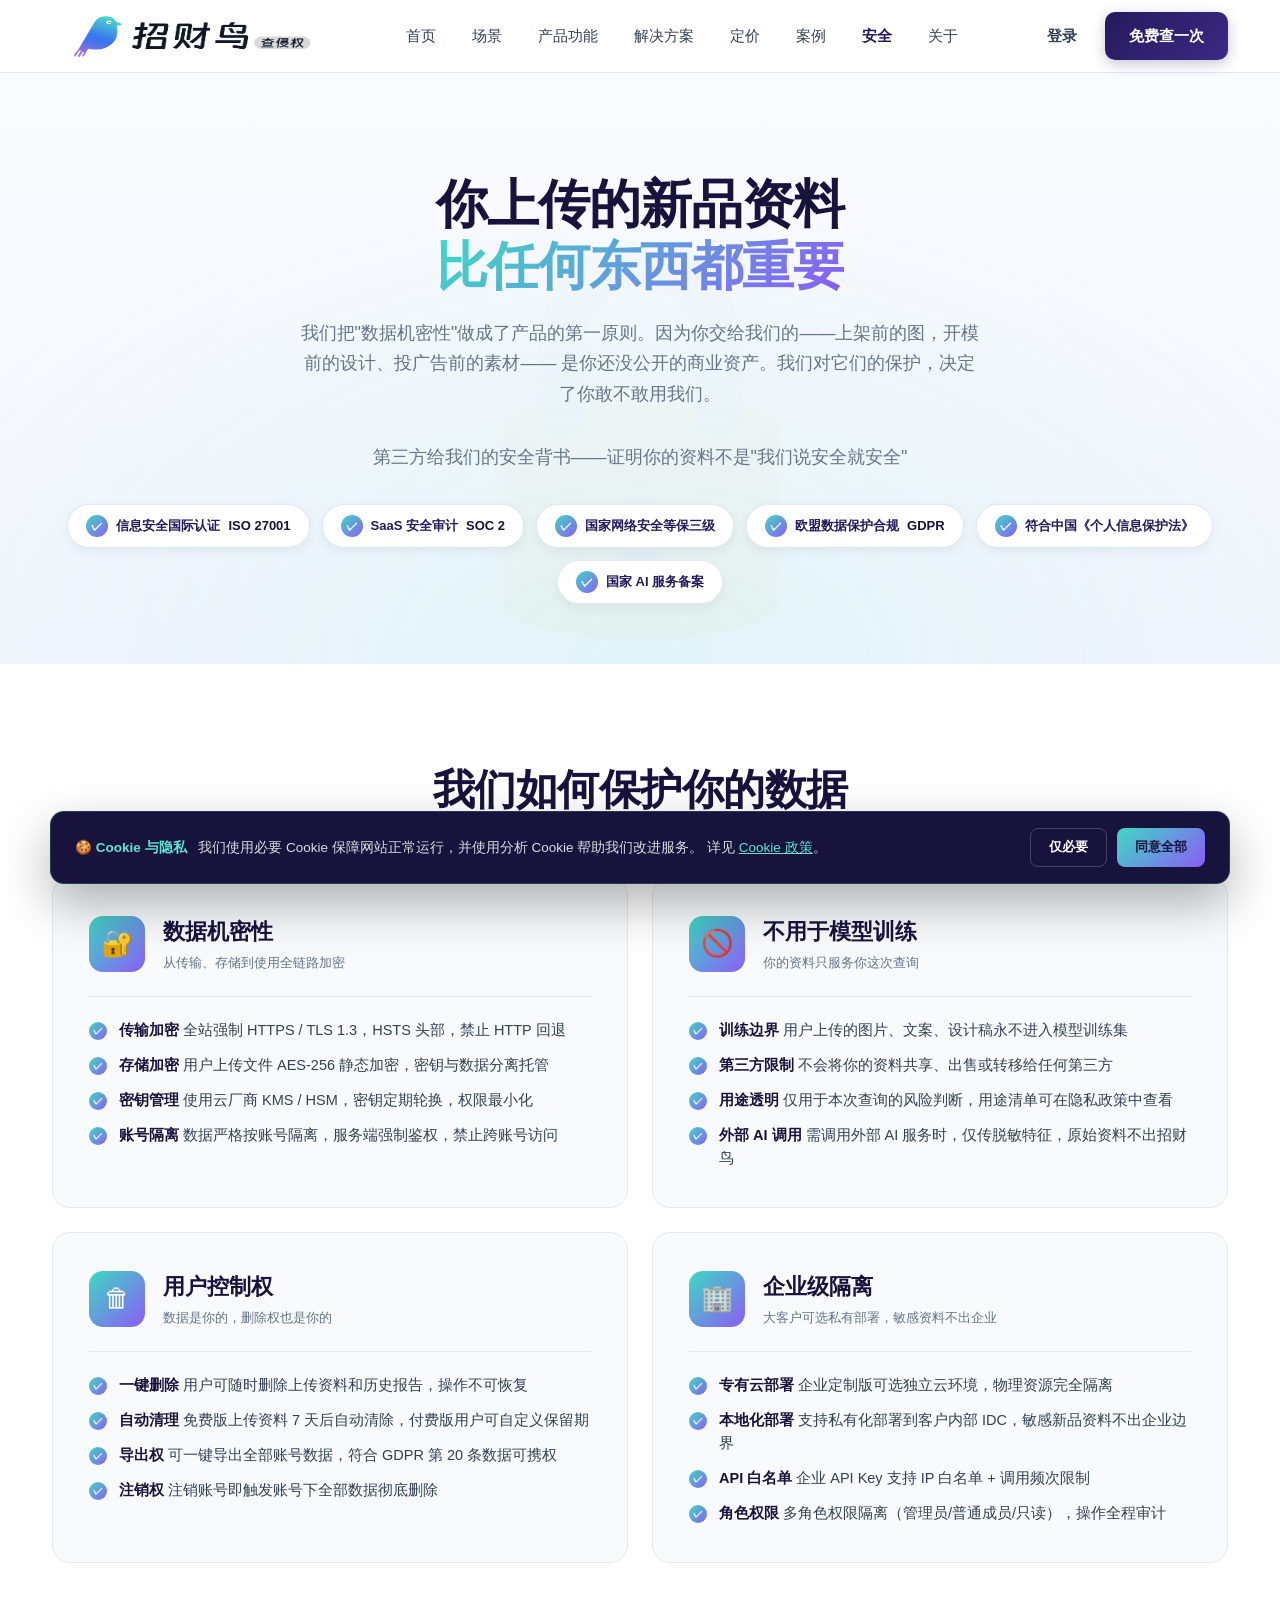
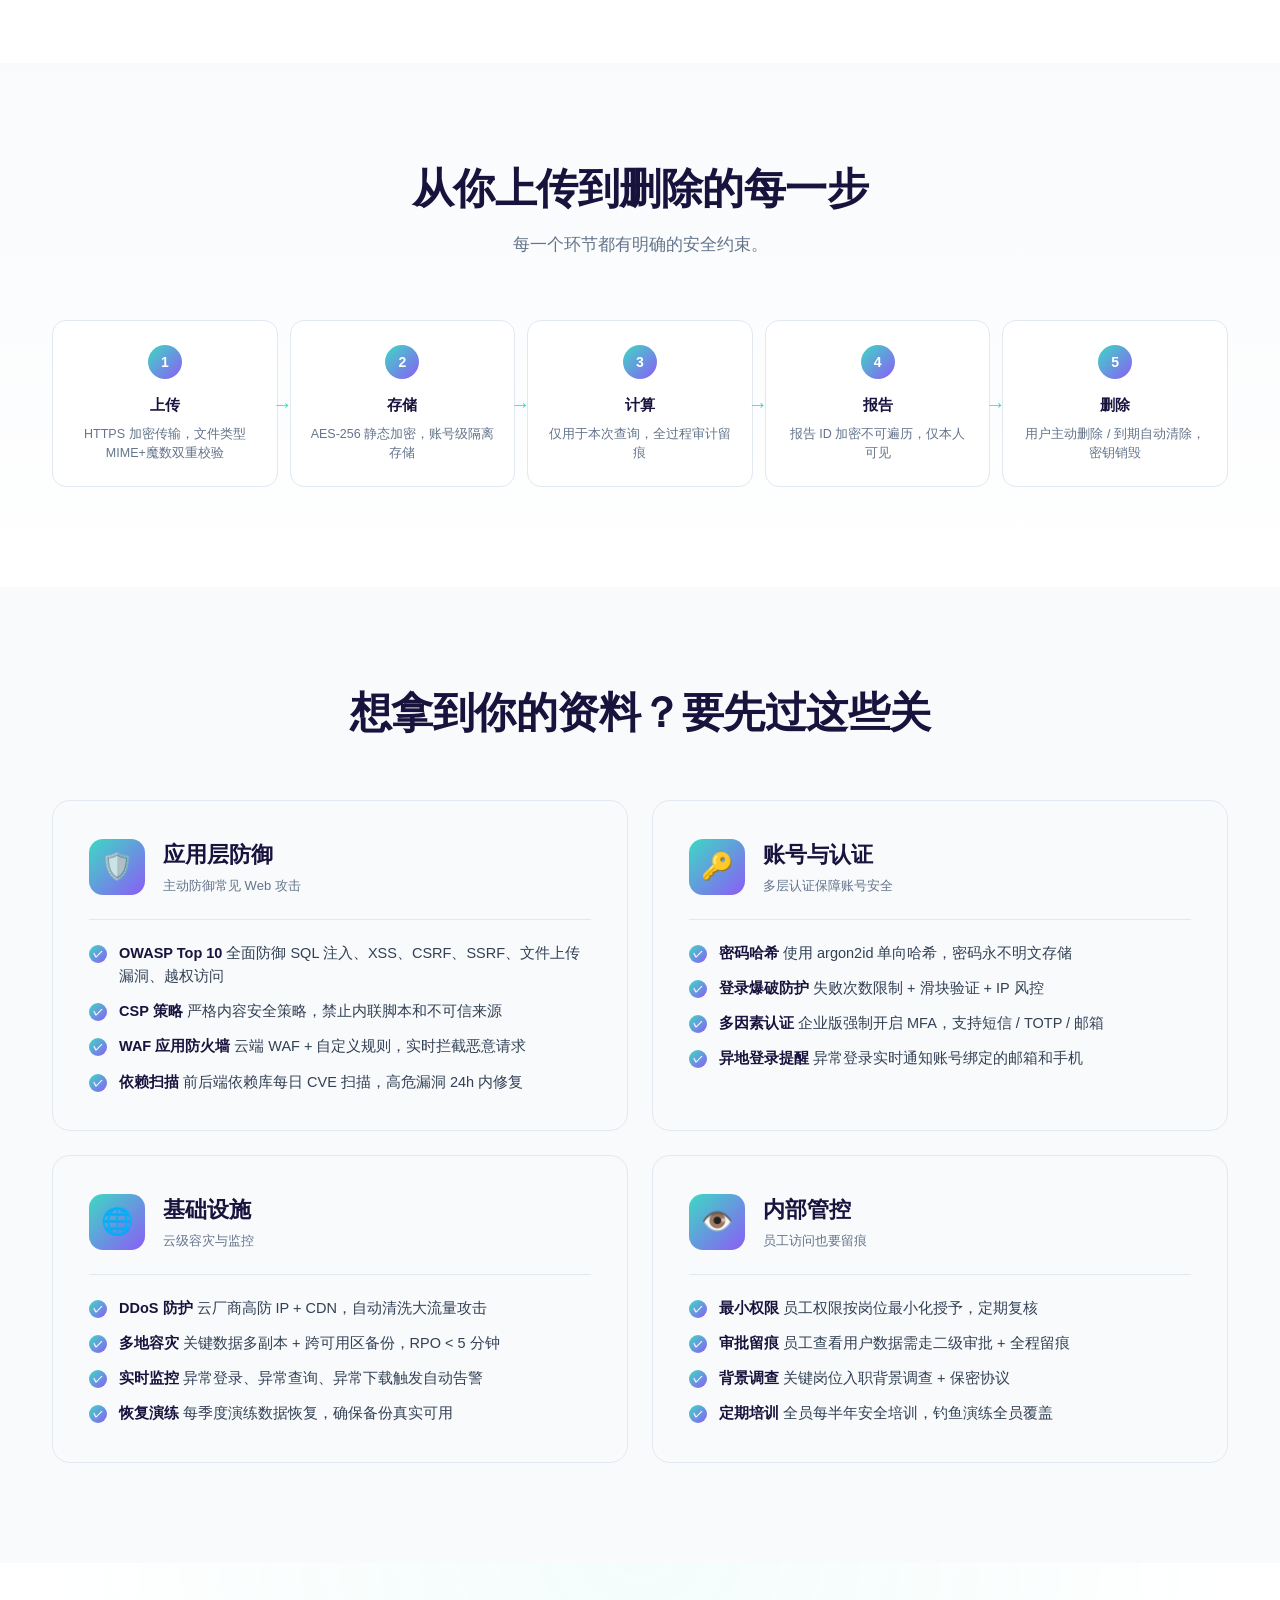
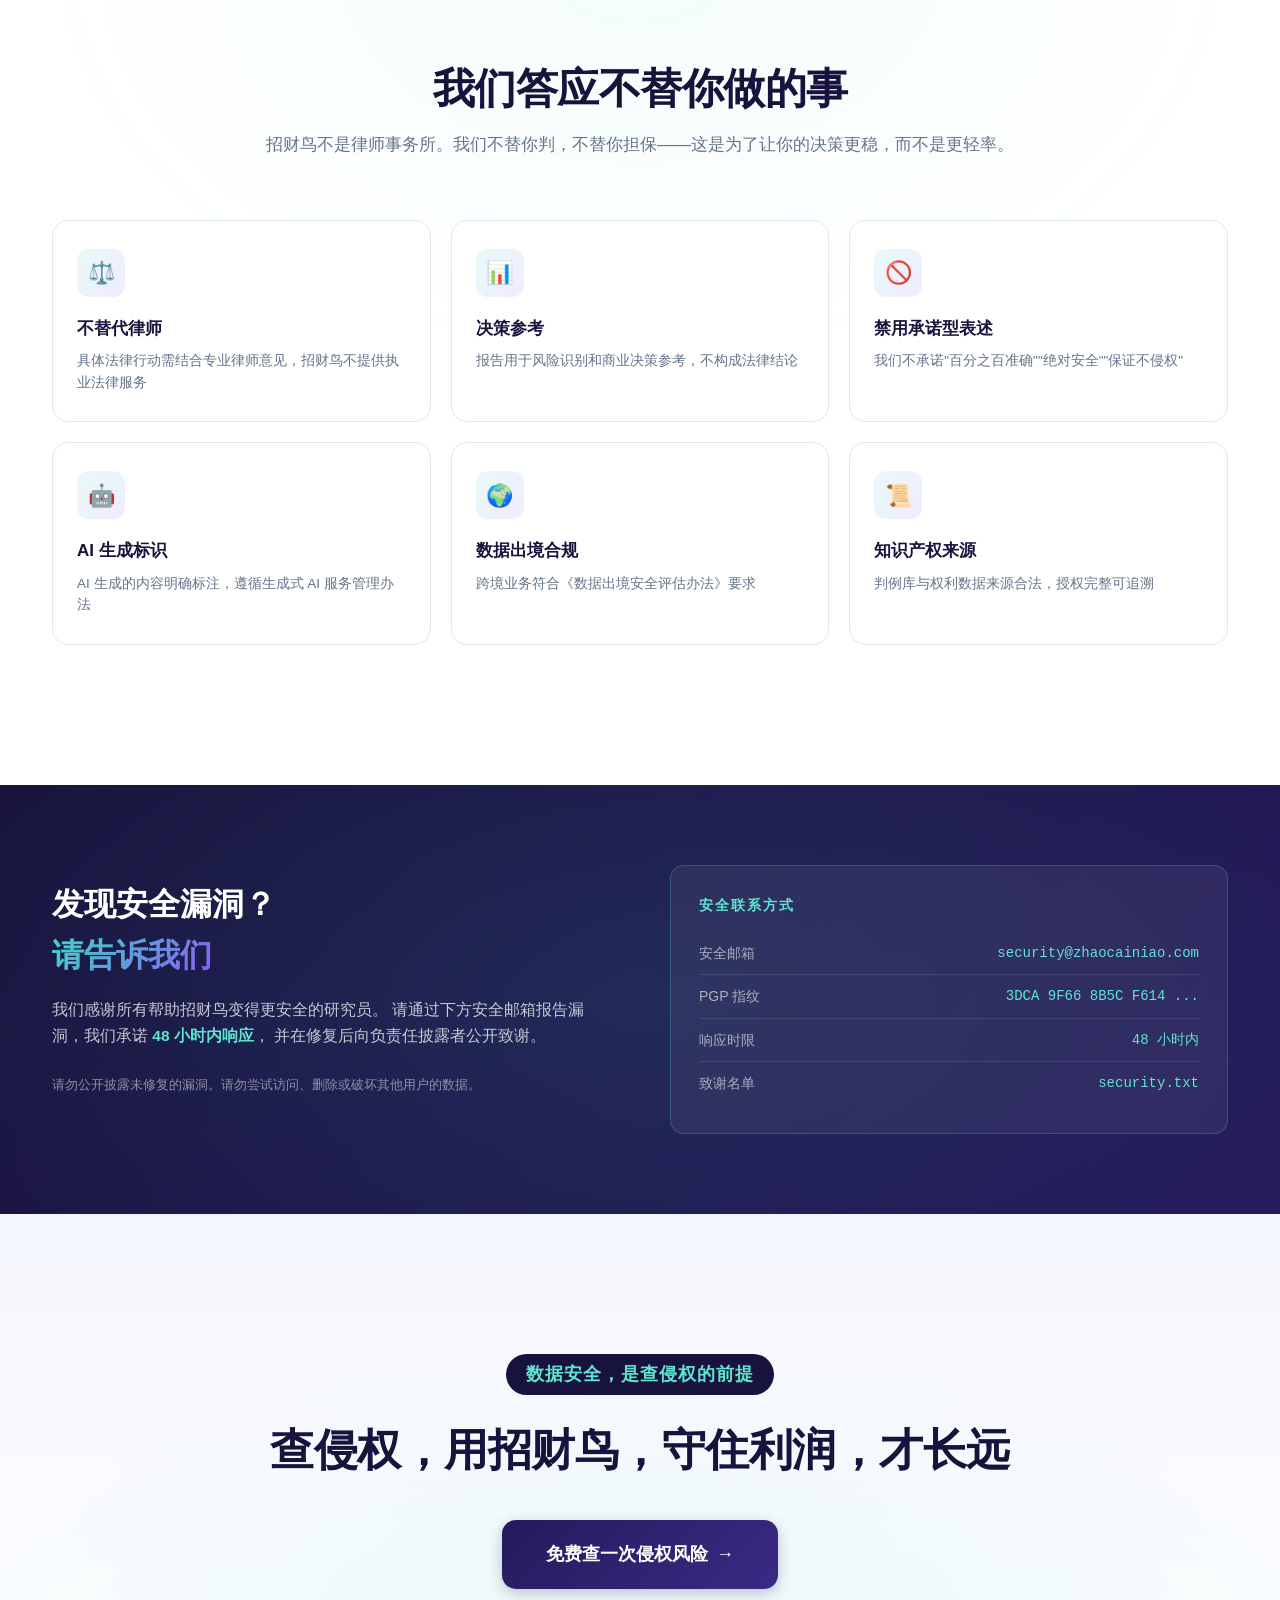
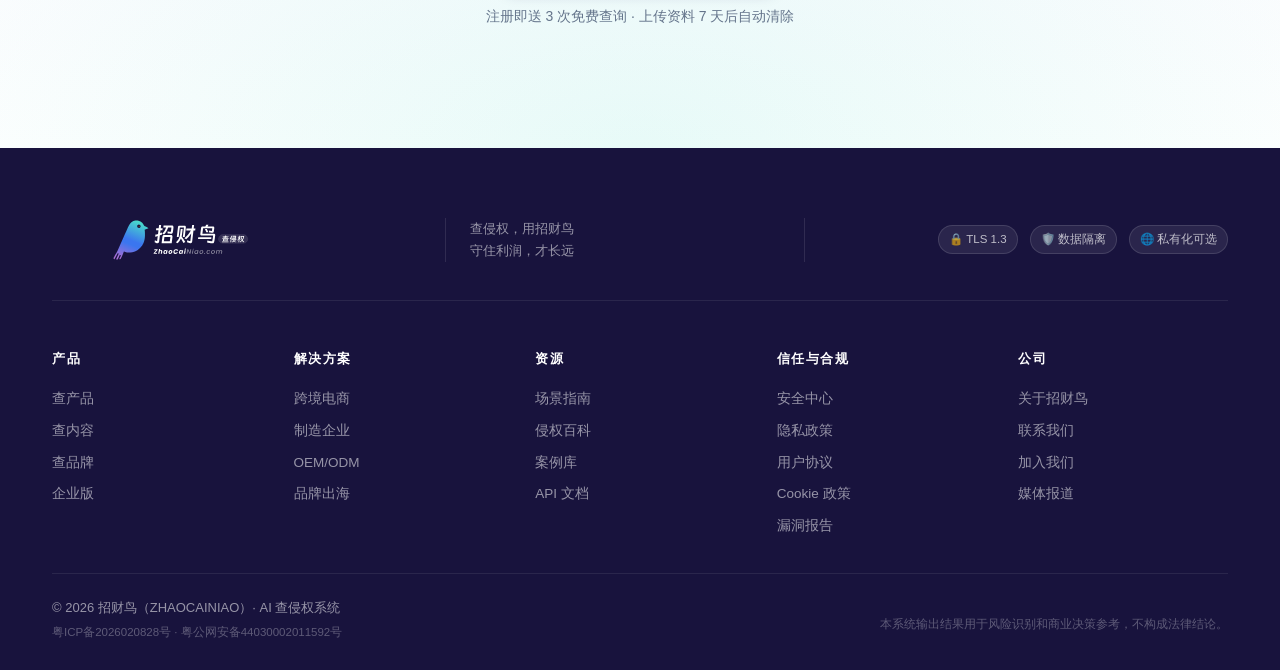
<file: security/index.html>
<!DOCTYPE html><html  lang="zh-CN"><head><meta charset="UTF-8">
<meta name="viewport" content="width=device-width, initial-scale=1.0, maximum-scale=1.0, user-scalable=no, viewport-fit=cover">
<title>安全中心 — 招财鸟</title>
<style>*,::backdrop,:after,:before{--tw-border-spacing-x:0;--tw-border-spacing-y:0;--tw-translate-x:0;--tw-translate-y:0;--tw-rotate:0;--tw-skew-x:0;--tw-skew-y:0;--tw-scale-x:1;--tw-scale-y:1;--tw-pan-x: ;--tw-pan-y: ;--tw-pinch-zoom: ;--tw-scroll-snap-strictness:proximity;--tw-gradient-from-position: ;--tw-gradient-via-position: ;--tw-gradient-to-position: ;--tw-ordinal: ;--tw-slashed-zero: ;--tw-numeric-figure: ;--tw-numeric-spacing: ;--tw-numeric-fraction: ;--tw-ring-inset: ;--tw-ring-offset-width:0px;--tw-ring-offset-color:#fff;--tw-ring-color:#3b82f680;--tw-ring-offset-shadow:0 0 #0000;--tw-ring-shadow:0 0 #0000;--tw-shadow:0 0 #0000;--tw-shadow-colored:0 0 #0000;--tw-blur: ;--tw-brightness: ;--tw-contrast: ;--tw-grayscale: ;--tw-hue-rotate: ;--tw-invert: ;--tw-saturate: ;--tw-sepia: ;--tw-drop-shadow: ;--tw-backdrop-blur: ;--tw-backdrop-brightness: ;--tw-backdrop-contrast: ;--tw-backdrop-grayscale: ;--tw-backdrop-hue-rotate: ;--tw-backdrop-invert: ;--tw-backdrop-opacity: ;--tw-backdrop-saturate: ;--tw-backdrop-sepia: ;--tw-contain-size: ;--tw-contain-layout: ;--tw-contain-paint: ;--tw-contain-style: }*,:after,:before{border:0 solid #e5e7eb;box-sizing:border-box}:after,:before{--tw-content:""}:host,html{line-height:1.5;-webkit-text-size-adjust:100%;font-family:-apple-system,BlinkMacSystemFont,PingFang SC,Hiragino Sans GB,Microsoft YaHei,Helvetica Neue,Arial,sans-serif;font-feature-settings:normal;font-variation-settings:normal;tab-size:4;-webkit-tap-highlight-color:transparent}body{line-height:inherit;margin:0}hr{border-top-width:1px;color:inherit;height:0}abbr:where([title]){-webkit-text-decoration:underline dotted;text-decoration:underline dotted}h1,h2,h3,h4,h5,h6{font-size:inherit;font-weight:inherit}a{color:inherit;text-decoration:inherit}b,strong{font-weight:bolder}code,kbd,pre,samp{font-family:ui-monospace,SFMono-Regular,Menlo,Monaco,Consolas,Liberation Mono,Courier New,monospace;font-feature-settings:normal;font-size:1em;font-variation-settings:normal}small{font-size:80%}sub,sup{font-size:75%;line-height:0;position:relative;vertical-align:initial}sub{bottom:-.25em}sup{top:-.5em}table{border-collapse:collapse;border-color:inherit;text-indent:0}button,input,optgroup,select,textarea{color:inherit;font-family:inherit;font-feature-settings:inherit;font-size:100%;font-variation-settings:inherit;font-weight:inherit;letter-spacing:inherit;line-height:inherit;margin:0;padding:0}button,select{text-transform:none}button,input:where([type=button]),input:where([type=reset]),input:where([type=submit]){-webkit-appearance:button;background-color:initial;background-image:none}:-moz-focusring{outline:auto}:-moz-ui-invalid{box-shadow:none}progress{vertical-align:initial}::-webkit-inner-spin-button,::-webkit-outer-spin-button{height:auto}[type=search]{-webkit-appearance:textfield;outline-offset:-2px}::-webkit-search-decoration{-webkit-appearance:none}::-webkit-file-upload-button{-webkit-appearance:button;font:inherit}summary{display:list-item}blockquote,dd,dl,figure,h1,h2,h3,h4,h5,h6,hr,p,pre{margin:0}fieldset{margin:0}fieldset,legend{padding:0}menu,ol,ul{list-style:none;margin:0;padding:0}dialog{padding:0}textarea{resize:vertical}input::placeholder,textarea::placeholder{color:#9ca3af;opacity:1}[role=button],button{cursor:pointer}:disabled{cursor:default}audio,canvas,embed,iframe,img,object,svg,video{display:block;vertical-align:middle}img,video{height:auto;max-width:100%}[hidden]:where(:not([hidden=until-found])){display:none}.container{width:100%}@media(min-width:640px){.container{max-width:640px}}@media(min-width:768px){.container{max-width:768px}}@media(min-width:1024px){.container{max-width:1024px}}@media(min-width:1280px){.container{max-width:1280px}}@media(min-width:1536px){.container{max-width:1536px}}.visible{visibility:visible}.collapse{visibility:collapse}.fixed{position:fixed}.absolute{position:absolute}.relative{position:relative}.sticky{position:sticky}.block{display:block}.flex{display:flex}.table{display:table}.grid{display:grid}.hidden{display:none}.flex-shrink{flex-shrink:1}.border-collapse{border-collapse:collapse}.transform{transform:translate(var(--tw-translate-x),var(--tw-translate-y)) rotate(var(--tw-rotate)) skew(var(--tw-skew-x)) skewY(var(--tw-skew-y)) scaleX(var(--tw-scale-x)) scaleY(var(--tw-scale-y))}.flex-wrap{flex-wrap:wrap}.border{border-width:1px}.uppercase{text-transform:uppercase}.italic{font-style:italic}.underline{text-decoration-line:underline}.blur{--tw-blur:blur(8px)}.blur,.filter{filter:var(--tw-blur) var(--tw-brightness) var(--tw-contrast) var(--tw-grayscale) var(--tw-hue-rotate) var(--tw-invert) var(--tw-saturate) var(--tw-sepia) var(--tw-drop-shadow)}.transition{transition-duration:.15s;transition-property:color,background-color,border-color,text-decoration-color,fill,stroke,opacity,box-shadow,transform,filter,backdrop-filter;transition-timing-function:cubic-bezier(.4,0,.2,1)}.ease-in-out{transition-timing-function:cubic-bezier(.4,0,.2,1)}</style>
<style>*,:after,:before{--tw-border-spacing-x:0;--tw-border-spacing-y:0;--tw-translate-x:0;--tw-translate-y:0;--tw-rotate:0;--tw-skew-x:0;--tw-skew-y:0;--tw-scale-x:1;--tw-scale-y:1;--tw-pan-x: ;--tw-pan-y: ;--tw-pinch-zoom: ;--tw-scroll-snap-strictness:proximity;--tw-gradient-from-position: ;--tw-gradient-via-position: ;--tw-gradient-to-position: ;--tw-ordinal: ;--tw-slashed-zero: ;--tw-numeric-figure: ;--tw-numeric-spacing: ;--tw-numeric-fraction: ;--tw-ring-inset: ;--tw-ring-offset-width:0px;--tw-ring-offset-color:#fff;--tw-ring-color:rgba(59,130,246,.5);--tw-ring-offset-shadow:0 0 #0000;--tw-ring-shadow:0 0 #0000;--tw-shadow:0 0 #0000;--tw-shadow-colored:0 0 #0000;--tw-blur: ;--tw-brightness: ;--tw-contrast: ;--tw-grayscale: ;--tw-hue-rotate: ;--tw-invert: ;--tw-saturate: ;--tw-sepia: ;--tw-drop-shadow: ;--tw-backdrop-blur: ;--tw-backdrop-brightness: ;--tw-backdrop-contrast: ;--tw-backdrop-grayscale: ;--tw-backdrop-hue-rotate: ;--tw-backdrop-invert: ;--tw-backdrop-opacity: ;--tw-backdrop-saturate: ;--tw-backdrop-sepia: ;--tw-contain-size: ;--tw-contain-layout: ;--tw-contain-paint: ;--tw-contain-style: }::backdrop{--tw-border-spacing-x:0;--tw-border-spacing-y:0;--tw-translate-x:0;--tw-translate-y:0;--tw-rotate:0;--tw-skew-x:0;--tw-skew-y:0;--tw-scale-x:1;--tw-scale-y:1;--tw-pan-x: ;--tw-pan-y: ;--tw-pinch-zoom: ;--tw-scroll-snap-strictness:proximity;--tw-gradient-from-position: ;--tw-gradient-via-position: ;--tw-gradient-to-position: ;--tw-ordinal: ;--tw-slashed-zero: ;--tw-numeric-figure: ;--tw-numeric-spacing: ;--tw-numeric-fraction: ;--tw-ring-inset: ;--tw-ring-offset-width:0px;--tw-ring-offset-color:#fff;--tw-ring-color:rgba(59,130,246,.5);--tw-ring-offset-shadow:0 0 #0000;--tw-ring-shadow:0 0 #0000;--tw-shadow:0 0 #0000;--tw-shadow-colored:0 0 #0000;--tw-blur: ;--tw-brightness: ;--tw-contrast: ;--tw-grayscale: ;--tw-hue-rotate: ;--tw-invert: ;--tw-saturate: ;--tw-sepia: ;--tw-drop-shadow: ;--tw-backdrop-blur: ;--tw-backdrop-brightness: ;--tw-backdrop-contrast: ;--tw-backdrop-grayscale: ;--tw-backdrop-hue-rotate: ;--tw-backdrop-invert: ;--tw-backdrop-opacity: ;--tw-backdrop-saturate: ;--tw-backdrop-sepia: ;--tw-contain-size: ;--tw-contain-layout: ;--tw-contain-paint: ;--tw-contain-style: }*,:after,:before{border:0 solid #e5e7eb;box-sizing:border-box}:after,:before{--tw-content:""}:host,html{line-height:1.5;-webkit-text-size-adjust:100%;font-family:-apple-system,BlinkMacSystemFont,PingFang SC,Hiragino Sans GB,Microsoft YaHei,Helvetica Neue,Arial,sans-serif;font-feature-settings:normal;font-variation-settings:normal;-moz-tab-size:4;-o-tab-size:4;tab-size:4;-webkit-tap-highlight-color:transparent}body{line-height:inherit;margin:0}hr{border-top-width:1px;color:inherit;height:0}abbr:where([title]){-webkit-text-decoration:underline dotted;text-decoration:underline dotted}h1,h2,h3,h4,h5,h6{font-size:inherit;font-weight:inherit}a{text-decoration:inherit}b,strong{font-weight:bolder}code,kbd,pre,samp{font-family:ui-monospace,SFMono-Regular,Menlo,Monaco,Consolas,Liberation Mono,Courier New,monospace;font-feature-settings:normal;font-size:1em;font-variation-settings:normal}small{font-size:80%}sub,sup{font-size:75%;line-height:0;position:relative;vertical-align:baseline}sub{bottom:-.25em}sup{top:-.5em}table{border-collapse:collapse;border-color:inherit;text-indent:0}button,input,optgroup,select,textarea{color:inherit;font-family:inherit;font-feature-settings:inherit;font-size:100%;font-variation-settings:inherit;font-weight:inherit;letter-spacing:inherit;line-height:inherit;margin:0;padding:0}button,select{text-transform:none}button,input:where([type=button]),input:where([type=reset]),input:where([type=submit]){-webkit-appearance:button;background-color:transparent;background-image:none}:-moz-focusring{outline:auto}:-moz-ui-invalid{box-shadow:none}progress{vertical-align:baseline}::-webkit-inner-spin-button,::-webkit-outer-spin-button{height:auto}[type=search]{-webkit-appearance:textfield;outline-offset:-2px}::-webkit-search-decoration{-webkit-appearance:none}::-webkit-file-upload-button{-webkit-appearance:button;font:inherit}summary{display:list-item}blockquote,dd,dl,figure,h1,h2,h3,h4,h5,h6,hr,p,pre{margin:0}fieldset{margin:0}fieldset,legend{padding:0}menu,ol,ul{list-style:none;margin:0;padding:0}dialog{padding:0}textarea{resize:vertical}input::-moz-placeholder,textarea::-moz-placeholder{color:#9ca3af;opacity:1}input::placeholder,textarea::placeholder{color:#9ca3af;opacity:1}[role=button],button{cursor:pointer}:disabled{cursor:default}audio,canvas,embed,iframe,img,object,svg,video{display:block;vertical-align:middle}img,video{height:auto;max-width:100%}[hidden]:where(:not([hidden=until-found])){display:none}.container{width:100%}@media(min-width:640px){.container{max-width:640px}}@media(min-width:768px){.container{max-width:768px}}@media(min-width:1024px){.container{max-width:1024px}}@media(min-width:1280px){.container{max-width:1280px}}@media(min-width:1536px){.container{max-width:1536px}}.visible{visibility:visible}.collapse{visibility:collapse}.fixed{position:fixed}.absolute{position:absolute}.relative{position:relative}.sticky{position:sticky}.block{display:block}.flex{display:flex}.table{display:table}.grid{display:grid}.hidden{display:none}.flex-shrink{flex-shrink:1}.border-collapse{border-collapse:collapse}.transform{transform:translate(var(--tw-translate-x),var(--tw-translate-y)) rotate(var(--tw-rotate)) skew(var(--tw-skew-x)) skewY(var(--tw-skew-y)) scaleX(var(--tw-scale-x)) scaleY(var(--tw-scale-y))}.flex-wrap{flex-wrap:wrap}.border{border-width:1px}.uppercase{text-transform:uppercase}.italic{font-style:italic}.underline{text-decoration-line:underline}.blur{--tw-blur:blur(8px)}.blur,.filter{filter:var(--tw-blur) var(--tw-brightness) var(--tw-contrast) var(--tw-grayscale) var(--tw-hue-rotate) var(--tw-invert) var(--tw-saturate) var(--tw-sepia) var(--tw-drop-shadow)}.transition{transition-duration:.15s;transition-property:color,background-color,border-color,text-decoration-color,fill,stroke,opacity,box-shadow,transform,filter,backdrop-filter;transition-timing-function:cubic-bezier(.4,0,.2,1)}.ease-in-out{transition-timing-function:cubic-bezier(.4,0,.2,1)}:root{--navy-900:#18133d;--navy-800:#251a5c;--navy-700:#3b2a85;--navy-600:#5b43b5;--navy-100:#ede9fe;--gold-500:#3dd9c4;--gold-400:#5fe4d2;--gold-100:#d4f9f2;--brand-grad:linear-gradient(135deg,#3dd9c4,#8b5cf6);--brand-grad-soft:linear-gradient(135deg,rgba(61,217,196,.12),rgba(139,92,246,.12));--red-500:#dc2626;--red-100:#fee2e2;--orange-500:#ea8a1f;--yellow-500:#f5c518;--green-500:#10b981;--gray-900:#0f172a;--gray-700:#334155;--gray-500:#64748b;--gray-300:#cbd5e1;--gray-200:#e2e8f0;--gray-100:#f1f5f9;--gray-50:#f8fafc;--white:#fff}*{box-sizing:border-box;margin:0;padding:0}body,html{background:var(--white);color:var(--gray-900);font-family:-apple-system,BlinkMacSystemFont,PingFang SC,Hiragino Sans GB,Microsoft YaHei,Helvetica Neue,Arial,sans-serif;font-size:16px;line-height:1.6;-webkit-font-smoothing:antialiased;-moz-osx-font-smoothing:grayscale}img{display:block;max-width:100%}a{color:inherit;text-decoration:none}ul{list-style:none}.container{margin:0 auto;max-width:1240px;padding:0 32px}.btn-ghost,.btn-gold,.btn-primary,.btn-secondary{align-items:center;border:none;border-radius:10px;cursor:pointer;display:inline-flex;font-size:15px;font-weight:600;gap:8px;justify-content:center;padding:12px 24px;transition:all .25s ease;white-space:nowrap}.btn-primary{background:linear-gradient(135deg,var(--navy-800) 0,var(--navy-700) 100%);box-shadow:0 4px 14px #251a5c40;color:#fff}.btn-primary:hover{box-shadow:0 8px 22px #251a5c59;transform:translateY(-2px)}.btn-gold{background:linear-gradient(135deg,var(--gold-500) 0,var(--gold-400) 100%);box-shadow:0 4px 14px #3dd9c459;color:var(--navy-900)}.btn-gold:hover{box-shadow:0 8px 22px #3dd9c473;transform:translateY(-2px)}.btn-secondary{background:#fff;border:1.5px solid var(--gray-200);color:var(--navy-800)}.btn-secondary:hover{border-color:var(--navy-800);transform:translateY(-2px)}.btn-ghost{background:transparent;color:var(--gray-700);padding:8px 16px}.btn-ghost:hover{color:var(--navy-800)}.btn-lg{border-radius:12px;font-size:16px;padding:16px 32px}.btn-xl{border-radius:14px;font-size:18px;padding:20px 44px}.btn-block{width:100%}.btn-arrow{font-size:18px;transition:transform .2s}.btn-gold:hover .btn-arrow,.btn-primary:hover .btn-arrow{transform:translate(4px)}.nav{-webkit-backdrop-filter:blur(12px);backdrop-filter:blur(12px);background:#fffffff2;border-bottom:1px solid var(--gray-200);position:sticky;top:0;z-index:100}.nav-inner{align-items:center;display:flex;height:72px;justify-content:space-between}.nav-links{display:flex;gap:36px}.nav-links a{color:var(--gray-700);font-size:15px;font-weight:500;transition:color .2s}.nav-links a:hover{color:var(--navy-800)}.nav-links a.active{color:#251a5c;font-weight:700}.nav-cta{align-items:center;display:flex;gap:12px}.section-head{margin:0 auto 60px;max-width:760px;text-align:center}.section-title{color:var(--navy-900);font-size:42px;font-weight:800;letter-spacing:-.5px;line-height:1.25;margin-bottom:16px}.title-gold{color:var(--gold-500)}.section-sub{color:var(--gray-500);font-size:17px;line-height:1.7}.sub-hero{background:radial-gradient(ellipse 600px 400px at 80% 30%,rgba(61,217,196,.1),transparent),linear-gradient(180deg,#fafbff,#f4f6fd);padding:80px 0 60px;text-align:center}.sub-hero-title{color:var(--navy-900);font-size:52px;font-weight:800;letter-spacing:-1px;line-height:1.2;margin-bottom:20px;margin-left:auto;margin-right:auto;max-width:880px}.sub-hero-title span{color:var(--gold-500)}.sub-hero-sub{color:var(--gray-500);font-size:18px;line-height:1.7;margin:0 auto 32px;max-width:680px}.sub-hero-cta{display:flex;gap:14px;justify-content:center}@media(max-width:1024px){.section-title,.sub-hero-title{font-size:34px}.container{padding:0 20px}}@media(max-width:640px){.section-title,.sub-hero-title{font-size:26px}.btn-lg,.btn-xl{font-size:15px;padding:14px 24px}.cookie-inner{flex-direction:column;gap:16px}}</style>
<style>.cookie-banner[data-v-6292ad33]{background:var(--navy-900);border:1px solid rgba(61,217,196,.2);border-radius:14px;bottom:16px;box-shadow:0 20px 50px #0000004d;color:#fff;display:none;left:16px;margin:0 auto;max-width:1180px;padding:16px 24px;position:fixed;right:16px;z-index:999}.cookie-banner.show[data-v-6292ad33]{display:block}.cookie-inner[data-v-6292ad33]{align-items:center;display:flex;gap:24px;justify-content:space-between;max-width:none;padding:0}.cookie-text[data-v-6292ad33]{color:#ffffffd9;font-size:13.5px;line-height:1.6}.cookie-text strong[data-v-6292ad33]{color:var(--gold-400);margin-right:8px}.cookie-text a[data-v-6292ad33]{color:var(--gold-400);text-decoration:underline}.cookie-actions[data-v-6292ad33]{display:flex;flex-shrink:0;gap:10px}.cookie-btn[data-v-6292ad33]{background:transparent;border:1px solid hsla(0,0%,100%,.2);border-radius:8px;color:#fff;cursor:pointer;font-size:13px;font-weight:600;padding:8px 18px;transition:all .2s}.cookie-btn-primary[data-v-6292ad33]{background:var(--brand-grad);border:none;color:var(--navy-900)}.cookie-btn-ghost[data-v-6292ad33]:hover{background:#ffffff1a}@media(max-width:768px){.cookie-banner[data-v-6292ad33]{border-radius:14px 14px 0 0;bottom:0;left:0;padding:16px;right:0}.cookie-inner[data-v-6292ad33]{flex-direction:column;gap:16px;text-align:center}}</style>
<style>.logo[data-v-c82dc087]{align-items:center;display:flex}.logo-img[data-v-c82dc087]{height:75px;width:280px}.menu-toggle[data-v-c82dc087]{background:none;border:none;cursor:pointer;display:none;flex-direction:column;gap:5px;height:32px;justify-content:center;padding:4px;width:32px}.menu-toggle span[data-v-c82dc087]{background:var(--gray-700);border-radius:2px;display:block;height:2px;transition:all .3s ease;width:100%}.menu-toggle.active span[data-v-c82dc087]:first-child{transform:translateY(7px) rotate(45deg)}.menu-toggle.active span[data-v-c82dc087]:nth-child(2){opacity:0}.menu-toggle.active span[data-v-c82dc087]:nth-child(3){transform:translateY(-7px) rotate(-45deg)}@media(max-width:1024px){.menu-toggle[data-v-c82dc087]{display:flex}.nav-links[data-v-c82dc087]{background:#fff;border-bottom:1px solid var(--gray-200);box-shadow:0 4px 12px #00000014;flex-direction:column;gap:0;left:0;opacity:0;padding:20px;position:fixed;right:0;top:72px;transform:translateY(-100%);transition:all .3s ease;visibility:hidden;z-index:99}.nav-links.active[data-v-c82dc087]{opacity:1;transform:translateY(0);visibility:visible}.nav-links a[data-v-c82dc087]{border-bottom:1px solid var(--gray-100);color:var(--gray-700);display:block;font-weight:500;padding:14px 0}.nav-links a[data-v-c82dc087]:last-child{border-bottom:none}.nav-links a[data-v-c82dc087]:hover{color:#251a5c}.nav-links a.active[data-v-c82dc087]{color:#251a5c;font-weight:700}.nav-cta[data-v-c82dc087]{display:none}}</style>
<style>.footer[data-v-797b10c9]{background:var(--navy-900);color:#ffffffb3;padding:64px 0 28px}.footer-grid[data-v-797b10c9]{display:grid;gap:40px 32px;grid-template-columns:repeat(5,1fr)}.footer-col-brand[data-v-797b10c9],.footer-grid[data-v-797b10c9]{border-bottom:1px solid hsla(0,0%,100%,.08);padding-bottom:32px}.footer-col-brand[data-v-797b10c9]{align-items:center;display:flex;flex-wrap:wrap;gap:32px;grid-column:1/-1;justify-content:space-between;margin-bottom:8px}.footer-col-brand .logo[data-v-797b10c9]{flex-shrink:0}.footer-col-brand .footer-slogan[data-v-797b10c9]{border-left:1px solid hsla(0,0%,100%,.1);border-right:1px solid hsla(0,0%,100%,.1);color:#ffffff8c;flex:1;font-size:13px;line-height:1.7;margin:0;max-width:360px;padding:0 24px}.footer-col-brand .footer-badges[data-v-797b10c9]{flex-shrink:0;margin-top:0}.logo[data-v-797b10c9]{align-items:center;display:flex;gap:0}.logo-img[data-v-797b10c9]{display:block;height:56px;width:260px}.footer-slogan[data-v-797b10c9]{color:#fff9;font-size:15px;line-height:1.7;margin-top:20px}.footer-badges[data-v-797b10c9]{display:flex;gap:12px;margin-top:16px}.fb[data-v-797b10c9]{background:#ffffff14;border:1px solid hsla(0,0%,100%,.12);border-radius:999px;font-size:11.5px;padding:4px 10px}.footer-col h5[data-v-797b10c9]{color:#fff;font-size:13px;font-weight:700;letter-spacing:1.5px;margin-bottom:14px}.footer-col a[data-v-797b10c9]{color:#ffffff8c;display:block;font-size:13.5px;padding:5px 0;transition:color .2s}.footer-col a[data-v-797b10c9]:hover{color:var(--gold-400)}.footer-bottom[data-v-797b10c9]{align-items:center;color:#fff6;display:flex;font-size:13px;justify-content:space-between;padding-top:24px}.footer-bottom-left p[data-v-797b10c9]:first-child{color:#ffffff8c;font-size:13px}.footer-meta[data-v-797b10c9]{margin-top:4px}.footer-disclaimer[data-v-797b10c9],.footer-meta[data-v-797b10c9]{color:#ffffff4d;font-size:11.5px}.footer-disclaimer[data-v-797b10c9]{margin-top:8px}@media(max-width:1100px){.footer-grid[data-v-797b10c9]{grid-template-columns:repeat(3,1fr)}.footer-col-brand[data-v-797b10c9]{align-items:flex-start;flex-direction:column;gap:18px}.footer-col-brand .footer-slogan[data-v-797b10c9]{border-left:none;border-right:none;max-width:100%;padding:0}}@media(max-width:720px){.footer-grid[data-v-797b10c9]{gap:32px 24px;grid-template-columns:repeat(2,1fr)}}@media(max-width:480px){.footer-grid[data-v-797b10c9]{grid-template-columns:1fr}}</style>
<style>.security-hero[data-v-18ac3c44]{background:radial-gradient(ellipse 800px 500px at 50% 100%,rgba(61,217,196,.1),transparent),linear-gradient(180deg,#fafbff,#f4f6fd);overflow:hidden;padding:100px 0 60px;position:relative;text-align:center}.security-hero[data-v-18ac3c44]:before{content:"🔒";font-size:380px;left:50%;opacity:.025;pointer-events:none;position:absolute;top:60%;transform:translate(-50%,-50%)}.security-hero-inner[data-v-18ac3c44]{position:relative;z-index:1}.security-hero h1[data-v-18ac3c44]{color:var(--navy-900);font-size:52px;font-weight:800;letter-spacing:-1px;line-height:1.2;margin-bottom:20px}.security-hero h1 span[data-v-18ac3c44]{background:var(--brand-grad);-webkit-background-clip:text;background-clip:text;-webkit-text-fill-color:transparent}.security-hero p[data-v-18ac3c44]{color:var(--gray-500);font-size:18px;line-height:1.7;margin:0 auto 32px;max-width:680px}.cert-intro[data-v-18ac3c44]{color:var(--gray-500);font-size:14px;margin-bottom:36px}.security-cert-row[data-v-18ac3c44]{display:flex;flex-wrap:wrap;gap:12px;justify-content:center}.cert-badge[data-v-18ac3c44]{align-items:center;background:#fff;border:1.5px solid var(--gray-200);border-radius:999px;box-shadow:0 4px 12px #251a5c0f;color:var(--navy-800);display:inline-flex;font-size:13px;font-weight:600;gap:8px;padding:10px 18px}.cert-badge em[data-v-18ac3c44]{color:var(--navy-900);font-style:normal;font-weight:600}.cert-icon[data-v-18ac3c44]{align-items:center;background:var(--brand-grad);border-radius:50%;color:#fff;display:inline-flex;font-size:12px;font-weight:800;height:22px;justify-content:center;width:22px}.sec-pillars[data-v-18ac3c44]{background:#fff;padding:100px 0}.secp-grid[data-v-18ac3c44]{display:grid;gap:24px;grid-template-columns:repeat(2,1fr)}.secp-card[data-v-18ac3c44]{background:var(--gray-50);border:1.5px solid var(--gray-200);border-radius:18px;padding:36px;transition:all .3s}.secp-card[data-v-18ac3c44]:hover{background:#fff;border-color:var(--navy-800);box-shadow:0 20px 40px #251a5c14;transform:translateY(-4px)}.secp-head[data-v-18ac3c44]{border-bottom:1px solid var(--gray-200);gap:18px;margin-bottom:22px;padding-bottom:22px}.secp-head[data-v-18ac3c44],.secp-icon-wrap[data-v-18ac3c44]{align-items:center;display:flex}.secp-icon-wrap[data-v-18ac3c44]{background:var(--brand-grad);border-radius:14px;color:#fff;flex-shrink:0;font-size:26px;height:56px;justify-content:center;width:56px}.secp-head h3[data-v-18ac3c44]{color:var(--navy-900);font-size:22px;font-weight:800;margin-bottom:4px}.secp-head p[data-v-18ac3c44]{color:var(--gray-500);font-size:13px}.secp-list[data-v-18ac3c44]{display:flex;flex-direction:column;gap:12px}.secp-list li[data-v-18ac3c44]{align-items:flex-start;color:var(--gray-700);display:flex;font-size:14.5px;gap:12px;line-height:1.6}.secp-list li strong[data-v-18ac3c44]{color:var(--navy-900);margin-right:4px}.secp-list .dot-tick[data-v-18ac3c44]{align-items:center;background:var(--brand-grad);border-radius:50%;color:#fff;display:inline-flex;flex-shrink:0;font-size:10px;font-weight:800;height:18px;justify-content:center;margin-top:3px;width:18px}.lifecycle[data-v-18ac3c44]{background:linear-gradient(180deg,var(--gray-50) 0,#fff 100%);padding:100px 0}.lc-flow[data-v-18ac3c44]{display:grid;gap:12px;grid-template-columns:repeat(5,1fr);position:relative}.lc-step[data-v-18ac3c44]{background:#fff;border:1.5px solid var(--gray-200);border-radius:14px;padding:24px 18px;position:relative;text-align:center;transition:all .3s}.lc-step[data-v-18ac3c44]:hover{border-color:var(--gold-500);transform:translateY(-4px)}.lc-step[data-v-18ac3c44]:after{color:var(--gold-500);content:"→";font-size:20px;font-weight:700;position:absolute;right:-16px;top:50%;transform:translateY(-50%);z-index:1}.lc-step[data-v-18ac3c44]:last-child:after{display:none}.lc-num[data-v-18ac3c44]{align-items:center;background:var(--brand-grad);border-radius:50%;color:#fff;display:flex;font-size:14px;font-weight:800;height:34px;justify-content:center;margin:0 auto 14px;width:34px}.lc-step h4[data-v-18ac3c44]{color:var(--navy-900);font-size:15px;font-weight:700;margin-bottom:8px}.lc-step p[data-v-18ac3c44]{color:var(--gray-500);font-size:12.5px;line-height:1.5}.trust-strip[data-v-18ac3c44]{background:radial-gradient(ellipse 600px 400px at 50% 0,rgba(61,217,196,.06),transparent),#fff;padding:100px 0;position:relative}.ts-grid[data-v-18ac3c44]{display:grid;gap:20px;grid-template-columns:repeat(3,1fr);margin-bottom:40px}.ts-card[data-v-18ac3c44]{background:#fff;border:1.5px solid var(--gray-200);border-radius:16px;overflow:hidden;padding:28px 24px;position:relative;transition:all .3s}.ts-card[data-v-18ac3c44]:before{background:var(--brand-grad);content:"";height:100%;left:0;opacity:0;position:absolute;top:0;transition:opacity .3s;width:4px}.ts-card[data-v-18ac3c44]:hover{border-color:var(--gold-500);box-shadow:0 16px 32px #251a5c14;transform:translateY(-4px)}.ts-card[data-v-18ac3c44]:hover:before{opacity:1}.ts-icon[data-v-18ac3c44]{align-items:center;background:var(--brand-grad-soft);border-radius:12px;display:flex;font-size:22px;height:48px;justify-content:center;margin-bottom:18px;width:48px}.ts-card h4[data-v-18ac3c44]{color:var(--navy-900);font-size:17px;font-weight:700;margin-bottom:8px}.ts-card p[data-v-18ac3c44]{color:var(--gray-500);font-size:13.5px;line-height:1.6}.bug-report[data-v-18ac3c44]{background:radial-gradient(ellipse 800px 400px at 50% 50%,rgba(61,217,196,.1),transparent),linear-gradient(135deg,var(--navy-900),var(--navy-800));color:#fff;padding:80px 0}.br-inner[data-v-18ac3c44]{align-items:center;display:grid;gap:60px;grid-template-columns:1fr 1fr}.br-info h2[data-v-18ac3c44]{font-size:32px;font-weight:800;margin-bottom:16px}.br-info h2 span[data-v-18ac3c44]{background:var(--brand-grad);-webkit-background-clip:text;background-clip:text;-webkit-text-fill-color:transparent}.br-info p[data-v-18ac3c44]{color:#ffffffbf;font-size:15.5px;line-height:1.7;margin-bottom:24px}.br-box[data-v-18ac3c44]{background:#ffffff0f;border:1px solid rgba(61,217,196,.25);border-radius:14px;padding:28px}.br-box h4[data-v-18ac3c44]{color:var(--gold-400);font-size:14px;font-weight:700;letter-spacing:2px;margin-bottom:16px}.br-row[data-v-18ac3c44]{border-bottom:1px solid hsla(0,0%,100%,.1);display:flex;font-size:14px;justify-content:space-between;padding:10px 0}.br-row[data-v-18ac3c44]:last-child{border-bottom:none}.br-row span[data-v-18ac3c44]:first-child{color:#fff9}.br-row span[data-v-18ac3c44]:last-child{color:var(--gold-400);font-family:monospace;font-weight:500}.final-cta[data-v-18ac3c44]{background:radial-gradient(ellipse 800px 400px at 50% 100%,rgba(61,217,196,.12),transparent),linear-gradient(180deg,#f4f6fd,#fff);padding:120px 0;text-align:center}.final-title[data-v-18ac3c44]{color:var(--navy-900);font-size:44px;font-weight:800;letter-spacing:-.5px;line-height:1.4;margin-bottom:40px}.final-title .hook[data-v-18ac3c44]{background:var(--navy-900);border-radius:999px;color:var(--gold-400);display:inline-block;font-size:18px;font-weight:600;letter-spacing:1px;margin-bottom:24px;padding:8px 20px}.final-buttons[data-v-18ac3c44]{margin-bottom:16px}.final-note[data-v-18ac3c44]{color:var(--gray-500);font-size:14px}@media(max-width:1024px){.security-hero h1[data-v-18ac3c44]{font-size:40px}.secp-grid[data-v-18ac3c44]{grid-template-columns:1fr}.lc-flow[data-v-18ac3c44]{flex-wrap:wrap;gap:24px}.br-inner[data-v-18ac3c44]{grid-template-columns:1fr}.ts-grid[data-v-18ac3c44]{grid-template-columns:repeat(2,1fr)}}@media(max-width:640px){.security-hero h1[data-v-18ac3c44]{font-size:28px}.security-hero[data-v-18ac3c44]{padding:80px 0 40px}.ts-grid[data-v-18ac3c44]{grid-template-columns:1fr}}</style>
<link rel="preload" as="fetch" crossorigin="anonymous" href="/security/_payload.json?44bab47d-7680-43de-b642-35fe1ce26671">
<link rel="modulepreload" as="script" crossorigin href="/_nuxt/DHElRL44.js">
<link rel="modulepreload" as="script" crossorigin href="/_nuxt/DJl-TVFh.js">
<link rel="modulepreload" as="script" crossorigin href="/_nuxt/f-vK1Lpc.js">
<link rel="modulepreload" as="script" crossorigin href="/_nuxt/CDKipCVA.js">
<link rel="modulepreload" as="script" crossorigin href="/_nuxt/DjxhLxQc.js">
<link rel="modulepreload" as="script" crossorigin href="/_nuxt/6NRZUHvc.js">
<script type="module" src="/_nuxt/DHElRL44.js" crossorigin></script>
<meta name="referrer" content="strict-origin-when-cross-origin">
<meta http-equiv="X-Content-Type-Options" content="nosniff">
<meta name="format-detection" content="telephone=no">
<meta name="apple-mobile-web-app-capable" content="yes">
<meta name="apple-mobile-web-app-status-bar-style" content="black-translucent">
<link rel="icon" type="image/x-icon" href="/favicon.ico">
<meta name="description" content="你交给我们的，是你还没公开的新品资料。我们把数据机密性做成产品第一原则——加密、不训练、可删除、私有部署可选、合规认证齐全。"></head><body><div id="__nuxt"><div><div><header class="nav" data-v-c82dc087><div class="container nav-inner" data-v-c82dc087><a href="/" class="logo" data-v-c82dc087><img src="/logo-compact.png" alt="招财鸟 · AI 查侵权" class="logo-img" data-v-c82dc087></a><button class="menu-toggle" data-v-c82dc087><span data-v-c82dc087></span><span data-v-c82dc087></span><span data-v-c82dc087></span></button><nav class="nav-links" data-v-c82dc087><a href="/" class="" data-v-c82dc087>首页</a><a href="/#scenes" class="" data-v-c82dc087>场景</a><a href="/product" class="" data-v-c82dc087>产品功能</a><a href="/solutions" class="" data-v-c82dc087>解决方案</a><a href="/pricing" class="" data-v-c82dc087>定价</a><a href="/#cases" class="" data-v-c82dc087>案例</a><a aria-current="page" href="/security" class="router-link-active router-link-exact-active active" data-v-c82dc087>安全</a><a href="/about" class="" data-v-c82dc087>关于</a></nav><div class="nav-cta" data-v-c82dc087><a href="#" class="btn-ghost" data-v-c82dc087>登录</a><a href="#cta" class="btn-primary" data-v-c82dc087>免费查一次</a></div></div></header><main><!--[--><div data-v-18ac3c44><!--[--><!----><!--]--><section class="security-hero" data-v-18ac3c44><div class="container security-hero-inner" data-v-18ac3c44><h1 data-v-18ac3c44> 你上传的新品资料<br data-v-18ac3c44><span data-v-18ac3c44>比任何东西都重要</span></h1><p data-v-18ac3c44> 我们把&quot;数据机密性&quot;做成了产品的第一原则。因为你交给我们的——上架前的图，开模前的设计、投广告前的素材—— 是你还没公开的商业资产。我们对它们的保护，决定了你敢不敢用我们。 </p><p class="cert-intro" data-v-18ac3c44>第三方给我们的安全背书——证明你的资料不是&quot;我们说安全就安全&quot;</p><div class="security-cert-row" data-v-18ac3c44><span class="cert-badge" title="ISO 27001 · 国际通行的信息安全管理体系认证。意味着我们的整套数据保护流程被第三方审计过。" data-v-18ac3c44><span class="cert-icon" data-v-18ac3c44>✓</span> 信息安全国际认证 <em data-v-18ac3c44>ISO 27001</em></span><span class="cert-badge" title="SOC 2 Type II · 美国 SaaS 行业的安全审计标准。意味着我们的服务控制不是写在文件里，而是被持续验证。" data-v-18ac3c44><span class="cert-icon" data-v-18ac3c44>✓</span> SaaS 安全审计 <em data-v-18ac3c44>SOC 2</em></span><span class="cert-badge" title="网络安全等级保护三级 · 中国《网络安全法》下的国家级测评。意味着我们已达到承载重要业务系统的安全标准。" data-v-18ac3c44><span class="cert-icon" data-v-18ac3c44>✓</span> 国家网络安全等保三级 </span><span class="cert-badge" title="GDPR · 欧盟通用数据保护条例。意味着如果你的业务涉及欧洲用户，我们的合规足以支撑。" data-v-18ac3c44><span class="cert-icon" data-v-18ac3c44>✓</span> 欧盟数据保护合规 <em data-v-18ac3c44>GDPR</em></span><span class="cert-badge" title="《个人信息保护法》· 中国个人信息保护的最高位阶法律。意味着我们对你提交的个人数据有法定的保护义务。" data-v-18ac3c44><span class="cert-icon" data-v-18ac3c44>✓</span> 符合中国《个人信息保护法》 </span><span class="cert-badge" title="《生成式人工智能服务管理暂行办法》备案 · 中国对生成式 AI 服务的国家级备案制度。意味着我们的 AI 输出受到国家监管。" data-v-18ac3c44><span class="cert-icon" data-v-18ac3c44>✓</span> 国家 AI 服务备案 </span></div></div></section><section class="sec-pillars" data-v-18ac3c44><div class="container" data-v-18ac3c44><div class="section-head" data-v-18ac3c44><h2 class="section-title" data-v-18ac3c44>我们如何保护你的数据</h2></div><div class="secp-grid" data-v-18ac3c44><div class="secp-card" data-v-18ac3c44><div class="secp-head" data-v-18ac3c44><div class="secp-icon-wrap" data-v-18ac3c44>🔐</div><div data-v-18ac3c44><h3 data-v-18ac3c44>数据机密性</h3><p data-v-18ac3c44>从传输、存储到使用全链路加密</p></div></div><ul class="secp-list" data-v-18ac3c44><li data-v-18ac3c44><span class="dot-tick" data-v-18ac3c44>✓</span><div data-v-18ac3c44><strong data-v-18ac3c44>传输加密</strong>全站强制 HTTPS / TLS 1.3，HSTS 头部，禁止 HTTP 回退</div></li><li data-v-18ac3c44><span class="dot-tick" data-v-18ac3c44>✓</span><div data-v-18ac3c44><strong data-v-18ac3c44>存储加密</strong>用户上传文件 AES-256 静态加密，密钥与数据分离托管</div></li><li data-v-18ac3c44><span class="dot-tick" data-v-18ac3c44>✓</span><div data-v-18ac3c44><strong data-v-18ac3c44>密钥管理</strong>使用云厂商 KMS / HSM，密钥定期轮换，权限最小化</div></li><li data-v-18ac3c44><span class="dot-tick" data-v-18ac3c44>✓</span><div data-v-18ac3c44><strong data-v-18ac3c44>账号隔离</strong>数据严格按账号隔离，服务端强制鉴权，禁止跨账号访问</div></li></ul></div><div class="secp-card" data-v-18ac3c44><div class="secp-head" data-v-18ac3c44><div class="secp-icon-wrap" data-v-18ac3c44>🚫</div><div data-v-18ac3c44><h3 data-v-18ac3c44>不用于模型训练</h3><p data-v-18ac3c44>你的资料只服务你这次查询</p></div></div><ul class="secp-list" data-v-18ac3c44><li data-v-18ac3c44><span class="dot-tick" data-v-18ac3c44>✓</span><div data-v-18ac3c44><strong data-v-18ac3c44>训练边界</strong>用户上传的图片、文案、设计稿永不进入模型训练集</div></li><li data-v-18ac3c44><span class="dot-tick" data-v-18ac3c44>✓</span><div data-v-18ac3c44><strong data-v-18ac3c44>第三方限制</strong>不会将你的资料共享、出售或转移给任何第三方</div></li><li data-v-18ac3c44><span class="dot-tick" data-v-18ac3c44>✓</span><div data-v-18ac3c44><strong data-v-18ac3c44>用途透明</strong>仅用于本次查询的风险判断，用途清单可在隐私政策中查看</div></li><li data-v-18ac3c44><span class="dot-tick" data-v-18ac3c44>✓</span><div data-v-18ac3c44><strong data-v-18ac3c44>外部 AI 调用</strong>需调用外部 AI 服务时，仅传脱敏特征，原始资料不出招财鸟</div></li></ul></div><div class="secp-card" data-v-18ac3c44><div class="secp-head" data-v-18ac3c44><div class="secp-icon-wrap" data-v-18ac3c44>🗑</div><div data-v-18ac3c44><h3 data-v-18ac3c44>用户控制权</h3><p data-v-18ac3c44>数据是你的，删除权也是你的</p></div></div><ul class="secp-list" data-v-18ac3c44><li data-v-18ac3c44><span class="dot-tick" data-v-18ac3c44>✓</span><div data-v-18ac3c44><strong data-v-18ac3c44>一键删除</strong>用户可随时删除上传资料和历史报告，操作不可恢复</div></li><li data-v-18ac3c44><span class="dot-tick" data-v-18ac3c44>✓</span><div data-v-18ac3c44><strong data-v-18ac3c44>自动清理</strong>免费版上传资料 7 天后自动清除，付费版用户可自定义保留期</div></li><li data-v-18ac3c44><span class="dot-tick" data-v-18ac3c44>✓</span><div data-v-18ac3c44><strong data-v-18ac3c44>导出权</strong>可一键导出全部账号数据，符合 GDPR 第 20 条数据可携权</div></li><li data-v-18ac3c44><span class="dot-tick" data-v-18ac3c44>✓</span><div data-v-18ac3c44><strong data-v-18ac3c44>注销权</strong>注销账号即触发账号下全部数据彻底删除</div></li></ul></div><div class="secp-card" data-v-18ac3c44><div class="secp-head" data-v-18ac3c44><div class="secp-icon-wrap" data-v-18ac3c44>🏢</div><div data-v-18ac3c44><h3 data-v-18ac3c44>企业级隔离</h3><p data-v-18ac3c44>大客户可选私有部署，敏感资料不出企业</p></div></div><ul class="secp-list" data-v-18ac3c44><li data-v-18ac3c44><span class="dot-tick" data-v-18ac3c44>✓</span><div data-v-18ac3c44><strong data-v-18ac3c44>专有云部署</strong>企业定制版可选独立云环境，物理资源完全隔离</div></li><li data-v-18ac3c44><span class="dot-tick" data-v-18ac3c44>✓</span><div data-v-18ac3c44><strong data-v-18ac3c44>本地化部署</strong>支持私有化部署到客户内部 IDC，敏感新品资料不出企业边界</div></li><li data-v-18ac3c44><span class="dot-tick" data-v-18ac3c44>✓</span><div data-v-18ac3c44><strong data-v-18ac3c44>API 白名单</strong>企业 API Key 支持 IP 白名单 + 调用频次限制</div></li><li data-v-18ac3c44><span class="dot-tick" data-v-18ac3c44>✓</span><div data-v-18ac3c44><strong data-v-18ac3c44>角色权限</strong>多角色权限隔离（管理员/普通成员/只读），操作全程审计</div></li></ul></div></div></div></section><section class="lifecycle" data-v-18ac3c44><div class="container" data-v-18ac3c44><div class="section-head" data-v-18ac3c44><h2 class="section-title" data-v-18ac3c44>从你上传到删除的每一步</h2><p class="section-sub" data-v-18ac3c44>每一个环节都有明确的安全约束。</p></div><div class="lc-flow" data-v-18ac3c44><div class="lc-step" data-v-18ac3c44><div class="lc-num" data-v-18ac3c44>1</div><h4 data-v-18ac3c44>上传</h4><p data-v-18ac3c44>HTTPS 加密传输，文件类型 MIME+魔数双重校验</p></div><div class="lc-step" data-v-18ac3c44><div class="lc-num" data-v-18ac3c44>2</div><h4 data-v-18ac3c44>存储</h4><p data-v-18ac3c44>AES-256 静态加密，账号级隔离存储</p></div><div class="lc-step" data-v-18ac3c44><div class="lc-num" data-v-18ac3c44>3</div><h4 data-v-18ac3c44>计算</h4><p data-v-18ac3c44>仅用于本次查询，全过程审计留痕</p></div><div class="lc-step" data-v-18ac3c44><div class="lc-num" data-v-18ac3c44>4</div><h4 data-v-18ac3c44>报告</h4><p data-v-18ac3c44>报告 ID 加密不可遍历，仅本人可见</p></div><div class="lc-step" data-v-18ac3c44><div class="lc-num" data-v-18ac3c44>5</div><h4 data-v-18ac3c44>删除</h4><p data-v-18ac3c44>用户主动删除 / 到期自动清除，密钥销毁</p></div></div></div></section><section class="sec-pillars" style="background:var(--gray-50);" data-v-18ac3c44><div class="container" data-v-18ac3c44><div class="section-head" data-v-18ac3c44><h2 class="section-title" data-v-18ac3c44>想拿到你的资料？要先过这些关</h2></div><div class="secp-grid" data-v-18ac3c44><div class="secp-card" data-v-18ac3c44><div class="secp-head" data-v-18ac3c44><div class="secp-icon-wrap" data-v-18ac3c44>🛡️</div><div data-v-18ac3c44><h3 data-v-18ac3c44>应用层防御</h3><p data-v-18ac3c44>主动防御常见 Web 攻击</p></div></div><ul class="secp-list" data-v-18ac3c44><li data-v-18ac3c44><span class="dot-tick" data-v-18ac3c44>✓</span><div data-v-18ac3c44><strong data-v-18ac3c44>OWASP Top 10</strong>全面防御 SQL 注入、XSS、CSRF、SSRF、文件上传漏洞、越权访问</div></li><li data-v-18ac3c44><span class="dot-tick" data-v-18ac3c44>✓</span><div data-v-18ac3c44><strong data-v-18ac3c44>CSP 策略</strong>严格内容安全策略，禁止内联脚本和不可信来源</div></li><li data-v-18ac3c44><span class="dot-tick" data-v-18ac3c44>✓</span><div data-v-18ac3c44><strong data-v-18ac3c44>WAF 应用防火墙</strong>云端 WAF + 自定义规则，实时拦截恶意请求</div></li><li data-v-18ac3c44><span class="dot-tick" data-v-18ac3c44>✓</span><div data-v-18ac3c44><strong data-v-18ac3c44>依赖扫描</strong>前后端依赖库每日 CVE 扫描，高危漏洞 24h 内修复</div></li></ul></div><div class="secp-card" data-v-18ac3c44><div class="secp-head" data-v-18ac3c44><div class="secp-icon-wrap" data-v-18ac3c44>🔑</div><div data-v-18ac3c44><h3 data-v-18ac3c44>账号与认证</h3><p data-v-18ac3c44>多层认证保障账号安全</p></div></div><ul class="secp-list" data-v-18ac3c44><li data-v-18ac3c44><span class="dot-tick" data-v-18ac3c44>✓</span><div data-v-18ac3c44><strong data-v-18ac3c44>密码哈希</strong>使用 argon2id 单向哈希，密码永不明文存储</div></li><li data-v-18ac3c44><span class="dot-tick" data-v-18ac3c44>✓</span><div data-v-18ac3c44><strong data-v-18ac3c44>登录爆破防护</strong>失败次数限制 + 滑块验证 + IP 风控</div></li><li data-v-18ac3c44><span class="dot-tick" data-v-18ac3c44>✓</span><div data-v-18ac3c44><strong data-v-18ac3c44>多因素认证</strong>企业版强制开启 MFA，支持短信 / TOTP / 邮箱</div></li><li data-v-18ac3c44><span class="dot-tick" data-v-18ac3c44>✓</span><div data-v-18ac3c44><strong data-v-18ac3c44>异地登录提醒</strong>异常登录实时通知账号绑定的邮箱和手机</div></li></ul></div><div class="secp-card" data-v-18ac3c44><div class="secp-head" data-v-18ac3c44><div class="secp-icon-wrap" data-v-18ac3c44>🌐</div><div data-v-18ac3c44><h3 data-v-18ac3c44>基础设施</h3><p data-v-18ac3c44>云级容灾与监控</p></div></div><ul class="secp-list" data-v-18ac3c44><li data-v-18ac3c44><span class="dot-tick" data-v-18ac3c44>✓</span><div data-v-18ac3c44><strong data-v-18ac3c44>DDoS 防护</strong>云厂商高防 IP + CDN，自动清洗大流量攻击</div></li><li data-v-18ac3c44><span class="dot-tick" data-v-18ac3c44>✓</span><div data-v-18ac3c44><strong data-v-18ac3c44>多地容灾</strong>关键数据多副本 + 跨可用区备份，RPO &lt; 5 分钟</div></li><li data-v-18ac3c44><span class="dot-tick" data-v-18ac3c44>✓</span><div data-v-18ac3c44><strong data-v-18ac3c44>实时监控</strong>异常登录、异常查询、异常下载触发自动告警</div></li><li data-v-18ac3c44><span class="dot-tick" data-v-18ac3c44>✓</span><div data-v-18ac3c44><strong data-v-18ac3c44>恢复演练</strong>每季度演练数据恢复，确保备份真实可用</div></li></ul></div><div class="secp-card" data-v-18ac3c44><div class="secp-head" data-v-18ac3c44><div class="secp-icon-wrap" data-v-18ac3c44>👁️</div><div data-v-18ac3c44><h3 data-v-18ac3c44>内部管控</h3><p data-v-18ac3c44>员工访问也要留痕</p></div></div><ul class="secp-list" data-v-18ac3c44><li data-v-18ac3c44><span class="dot-tick" data-v-18ac3c44>✓</span><div data-v-18ac3c44><strong data-v-18ac3c44>最小权限</strong>员工权限按岗位最小化授予，定期复核</div></li><li data-v-18ac3c44><span class="dot-tick" data-v-18ac3c44>✓</span><div data-v-18ac3c44><strong data-v-18ac3c44>审批留痕</strong>员工查看用户数据需走二级审批 + 全程留痕</div></li><li data-v-18ac3c44><span class="dot-tick" data-v-18ac3c44>✓</span><div data-v-18ac3c44><strong data-v-18ac3c44>背景调查</strong>关键岗位入职背景调查 + 保密协议</div></li><li data-v-18ac3c44><span class="dot-tick" data-v-18ac3c44>✓</span><div data-v-18ac3c44><strong data-v-18ac3c44>定期培训</strong>全员每半年安全培训，钓鱼演练全员覆盖</div></li></ul></div></div></div></section><section class="trust-strip" data-v-18ac3c44><div class="container" data-v-18ac3c44><div class="section-head" data-v-18ac3c44><h2 class="section-title" data-v-18ac3c44>我们答应不替你做的事</h2><p class="section-sub" data-v-18ac3c44>招财鸟不是律师事务所。我们不替你判，不替你担保——这是为了让你的决策更稳，而不是更轻率。</p></div><div class="ts-grid" data-v-18ac3c44><div class="ts-card" data-v-18ac3c44><div class="ts-icon" data-v-18ac3c44>⚖️</div><h4 data-v-18ac3c44>不替代律师</h4><p data-v-18ac3c44>具体法律行动需结合专业律师意见，招财鸟不提供执业法律服务</p></div><div class="ts-card" data-v-18ac3c44><div class="ts-icon" data-v-18ac3c44>📊</div><h4 data-v-18ac3c44>决策参考</h4><p data-v-18ac3c44>报告用于风险识别和商业决策参考，不构成法律结论</p></div><div class="ts-card" data-v-18ac3c44><div class="ts-icon" data-v-18ac3c44>🚫</div><h4 data-v-18ac3c44>禁用承诺型表述</h4><p data-v-18ac3c44>我们不承诺&quot;百分之百准确&quot;&quot;绝对安全&quot;&quot;保证不侵权&quot;</p></div><div class="ts-card" data-v-18ac3c44><div class="ts-icon" data-v-18ac3c44>🤖</div><h4 data-v-18ac3c44>AI 生成标识</h4><p data-v-18ac3c44>AI 生成的内容明确标注，遵循生成式 AI 服务管理办法</p></div><div class="ts-card" data-v-18ac3c44><div class="ts-icon" data-v-18ac3c44>🌍</div><h4 data-v-18ac3c44>数据出境合规</h4><p data-v-18ac3c44>跨境业务符合《数据出境安全评估办法》要求</p></div><div class="ts-card" data-v-18ac3c44><div class="ts-icon" data-v-18ac3c44>📜</div><h4 data-v-18ac3c44>知识产权来源</h4><p data-v-18ac3c44>判例库与权利数据来源合法，授权完整可追溯</p></div></div></div></section><section class="bug-report" id="report" data-v-18ac3c44><div class="container" data-v-18ac3c44><div class="br-inner" data-v-18ac3c44><div class="br-info" data-v-18ac3c44><h2 data-v-18ac3c44>发现安全漏洞？<br data-v-18ac3c44><span data-v-18ac3c44>请告诉我们</span></h2><p data-v-18ac3c44> 我们感谢所有帮助招财鸟变得更安全的研究员。 请通过下方安全邮箱报告漏洞，我们承诺 <b style="color:var(--gold-400);" data-v-18ac3c44>48 小时内响应</b>， 并在修复后向负责任披露者公开致谢。 </p><p style="font-size:13px;color:rgba(255,255,255,0.5);" data-v-18ac3c44> 请勿公开披露未修复的漏洞。请勿尝试访问、删除或破坏其他用户的数据。 </p></div><div class="br-box" data-v-18ac3c44><h4 data-v-18ac3c44>安全联系方式</h4><div class="br-row" data-v-18ac3c44><span data-v-18ac3c44>安全邮箱</span><span data-v-18ac3c44>security@zhaocainiao.com</span></div><div class="br-row" data-v-18ac3c44><span data-v-18ac3c44>PGP 指纹</span><span data-v-18ac3c44>3DCA 9F66 8B5C F614 ...</span></div><div class="br-row" data-v-18ac3c44><span data-v-18ac3c44>响应时限</span><span data-v-18ac3c44>48 小时内</span></div><div class="br-row" data-v-18ac3c44><span data-v-18ac3c44>致谢名单</span><span data-v-18ac3c44>security.txt</span></div></div></div></div></section><section class="final-cta" data-v-18ac3c44><div class="container" data-v-18ac3c44><h2 class="final-title" data-v-18ac3c44><span class="hook" data-v-18ac3c44>数据安全，是查侵权的前提</span><br data-v-18ac3c44> 查侵权，用招财鸟，守住利润，才长远 </h2><div class="final-buttons" data-v-18ac3c44><a href="#" class="btn-primary btn-xl" data-v-18ac3c44>免费查一次侵权风险 <span class="btn-arrow" data-v-18ac3c44>→</span></a></div><p class="final-note" data-v-18ac3c44>注册即送 3 次免费查询 · 上传资料 7 天后自动清除</p></div></section></div><!--]--></main><footer class="footer" data-v-797b10c9><div class="container" data-v-797b10c9><div class="footer-grid" data-v-797b10c9><div class="footer-col footer-col-brand" data-v-797b10c9><div class="logo" data-v-797b10c9><img src="/logo-compact-white.svg" alt="招财鸟 · AI 查侵权" class="logo-img" data-v-797b10c9></div><p class="footer-slogan" data-v-797b10c9>查侵权，用招财鸟<br data-v-797b10c9>守住利润，才长远</p><div class="footer-badges" data-v-797b10c9><span class="fb" data-v-797b10c9>🔒 TLS 1.3</span><span class="fb" data-v-797b10c9>🛡️ 数据隔离</span><span class="fb" data-v-797b10c9>🌐 私有化可选</span></div></div><div class="footer-col" data-v-797b10c9><h5 data-v-797b10c9>产品</h5><a href="/product" class="" data-v-797b10c9>查产品</a><a href="/product" class="" data-v-797b10c9>查内容</a><a href="/product" class="" data-v-797b10c9>查品牌</a><a href="/solutions" class="" data-v-797b10c9>企业版</a></div><div class="footer-col" data-v-797b10c9><h5 data-v-797b10c9>解决方案</h5><a href="/solutions#cross-border" class="" data-v-797b10c9>跨境电商</a><a href="/solutions#manufacturing" class="" data-v-797b10c9>制造企业</a><a href="/solutions#manufacturing" class="" data-v-797b10c9>OEM/ODM</a><a href="/solutions#enterprise" class="" data-v-797b10c9>品牌出海</a></div><div class="footer-col" data-v-797b10c9><h5 data-v-797b10c9>资源</h5><a href="#" data-v-797b10c9>场景指南</a><a href="#" data-v-797b10c9>侵权百科</a><a href="#" data-v-797b10c9>案例库</a><a href="#" data-v-797b10c9>API 文档</a></div><div class="footer-col" data-v-797b10c9><h5 data-v-797b10c9>信任与合规</h5><a aria-current="page" href="/security" class="router-link-active router-link-exact-active" data-v-797b10c9>安全中心</a><a href="/privacy" class="" data-v-797b10c9>隐私政策</a><a href="/terms" class="" data-v-797b10c9>用户协议</a><a href="/privacy#cookie" class="" data-v-797b10c9>Cookie 政策</a><a aria-current="page" href="/security#report" class="router-link-active router-link-exact-active" data-v-797b10c9>漏洞报告</a></div><div class="footer-col" data-v-797b10c9><h5 data-v-797b10c9>公司</h5><a href="/about" class="" data-v-797b10c9>关于招财鸟</a><a href="#" data-v-797b10c9>联系我们</a><a href="#" data-v-797b10c9>加入我们</a><a href="#" data-v-797b10c9>媒体报道</a></div></div><div class="footer-bottom" data-v-797b10c9><div class="footer-bottom-left" data-v-797b10c9><p data-v-797b10c9>© 2026 招财鸟（ZHAOCAINIAO）· AI 查侵权系统</p><p class="footer-meta" data-v-797b10c9> 粤ICP备2026020828号 · 粤公网安备44030002011592号 </p></div><p class="footer-disclaimer" data-v-797b10c9> 本系统输出结果用于风险识别和商业决策参考，不构成法律结论。 </p></div></div></footer></div><span data-v-6292ad33></span></div></div><div id="teleports"></div><script>window.__NUXT__={};window.__NUXT__.config={public:{},app:{baseURL:"/",buildId:"44bab47d-7680-43de-b642-35fe1ce26671",buildAssetsDir:"/_nuxt/",cdnURL:""}}</script>
<script type="application/json" data-nuxt-data="nuxt-app" data-ssr="true" id="__NUXT_DATA__" data-src="/security/_payload.json?44bab47d-7680-43de-b642-35fe1ce26671">[{"state":1,"once":3,"_errors":4,"serverRendered":6,"path":7,"prerenderedAt":8},["Reactive",2],{},["Set"],["ShallowReactive",5],{},true,"\u002Fsecurity",1778924089776]</script></body></html>
</file>
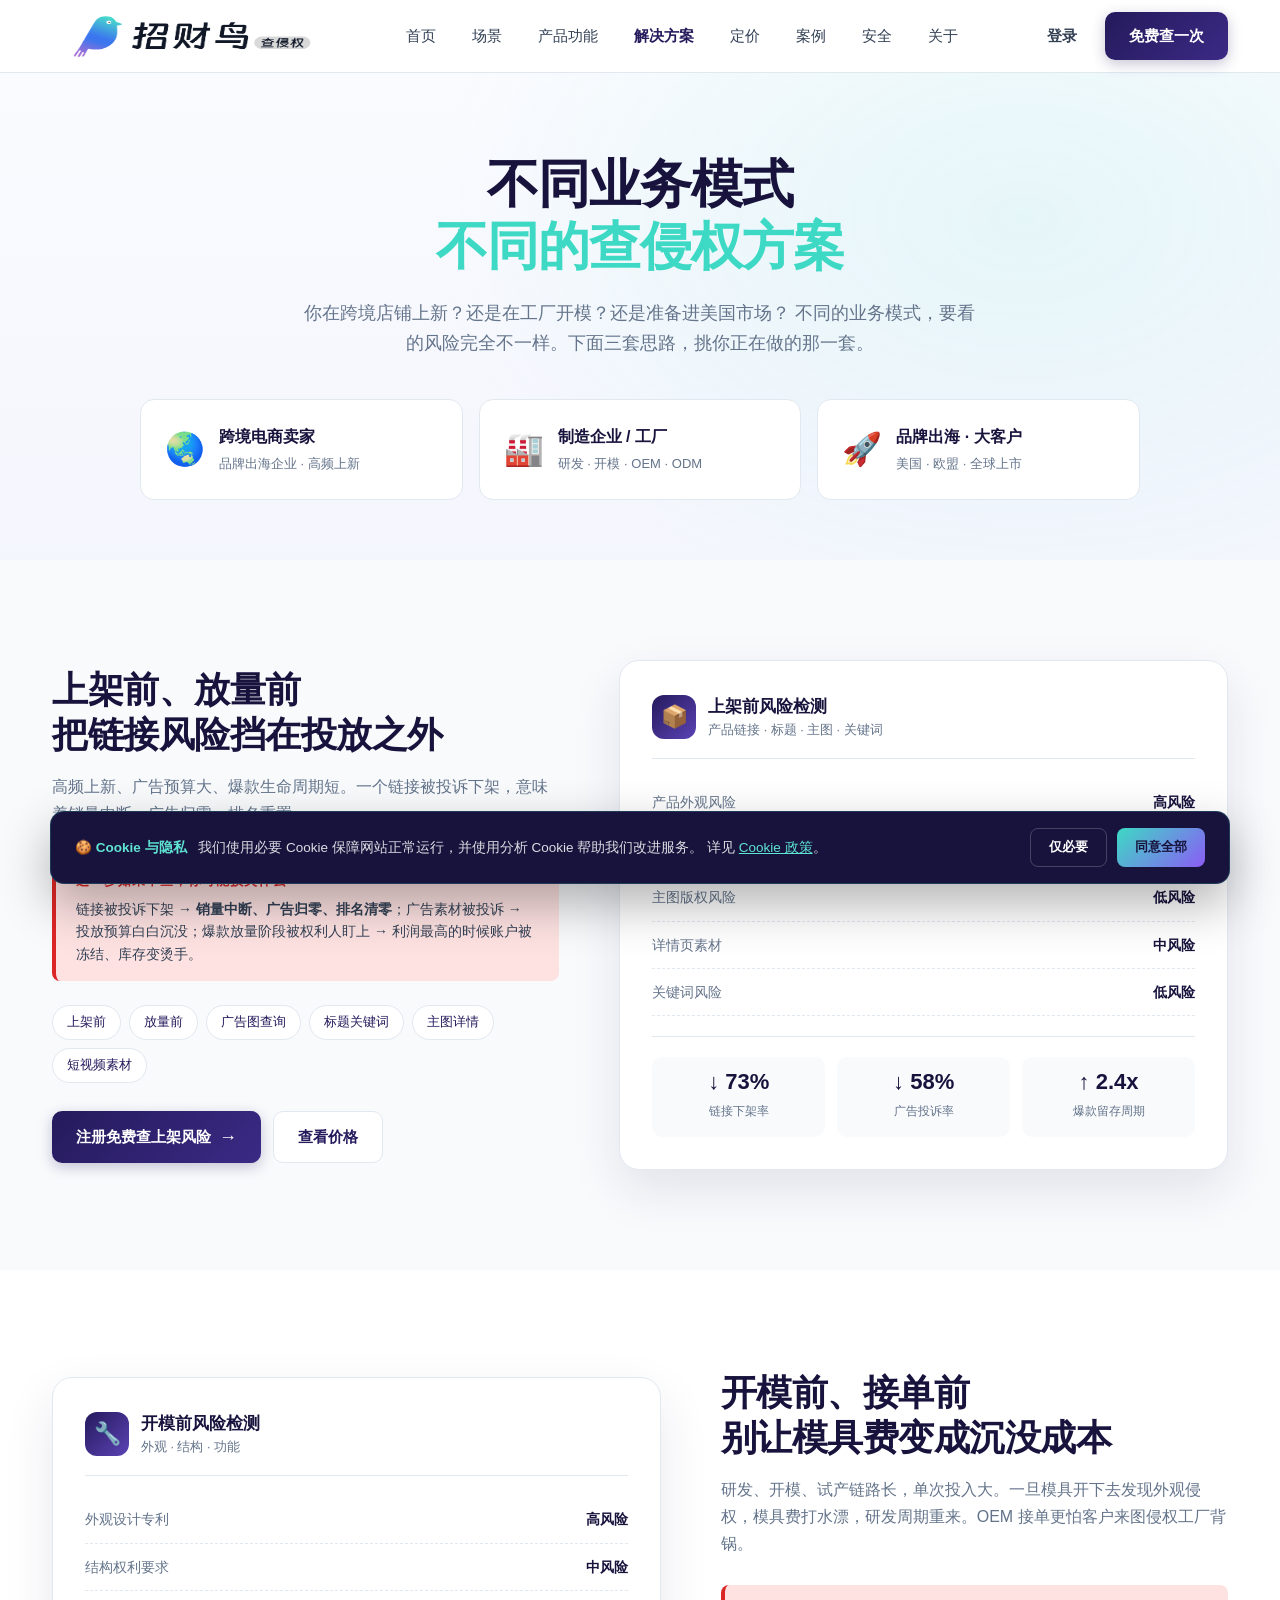
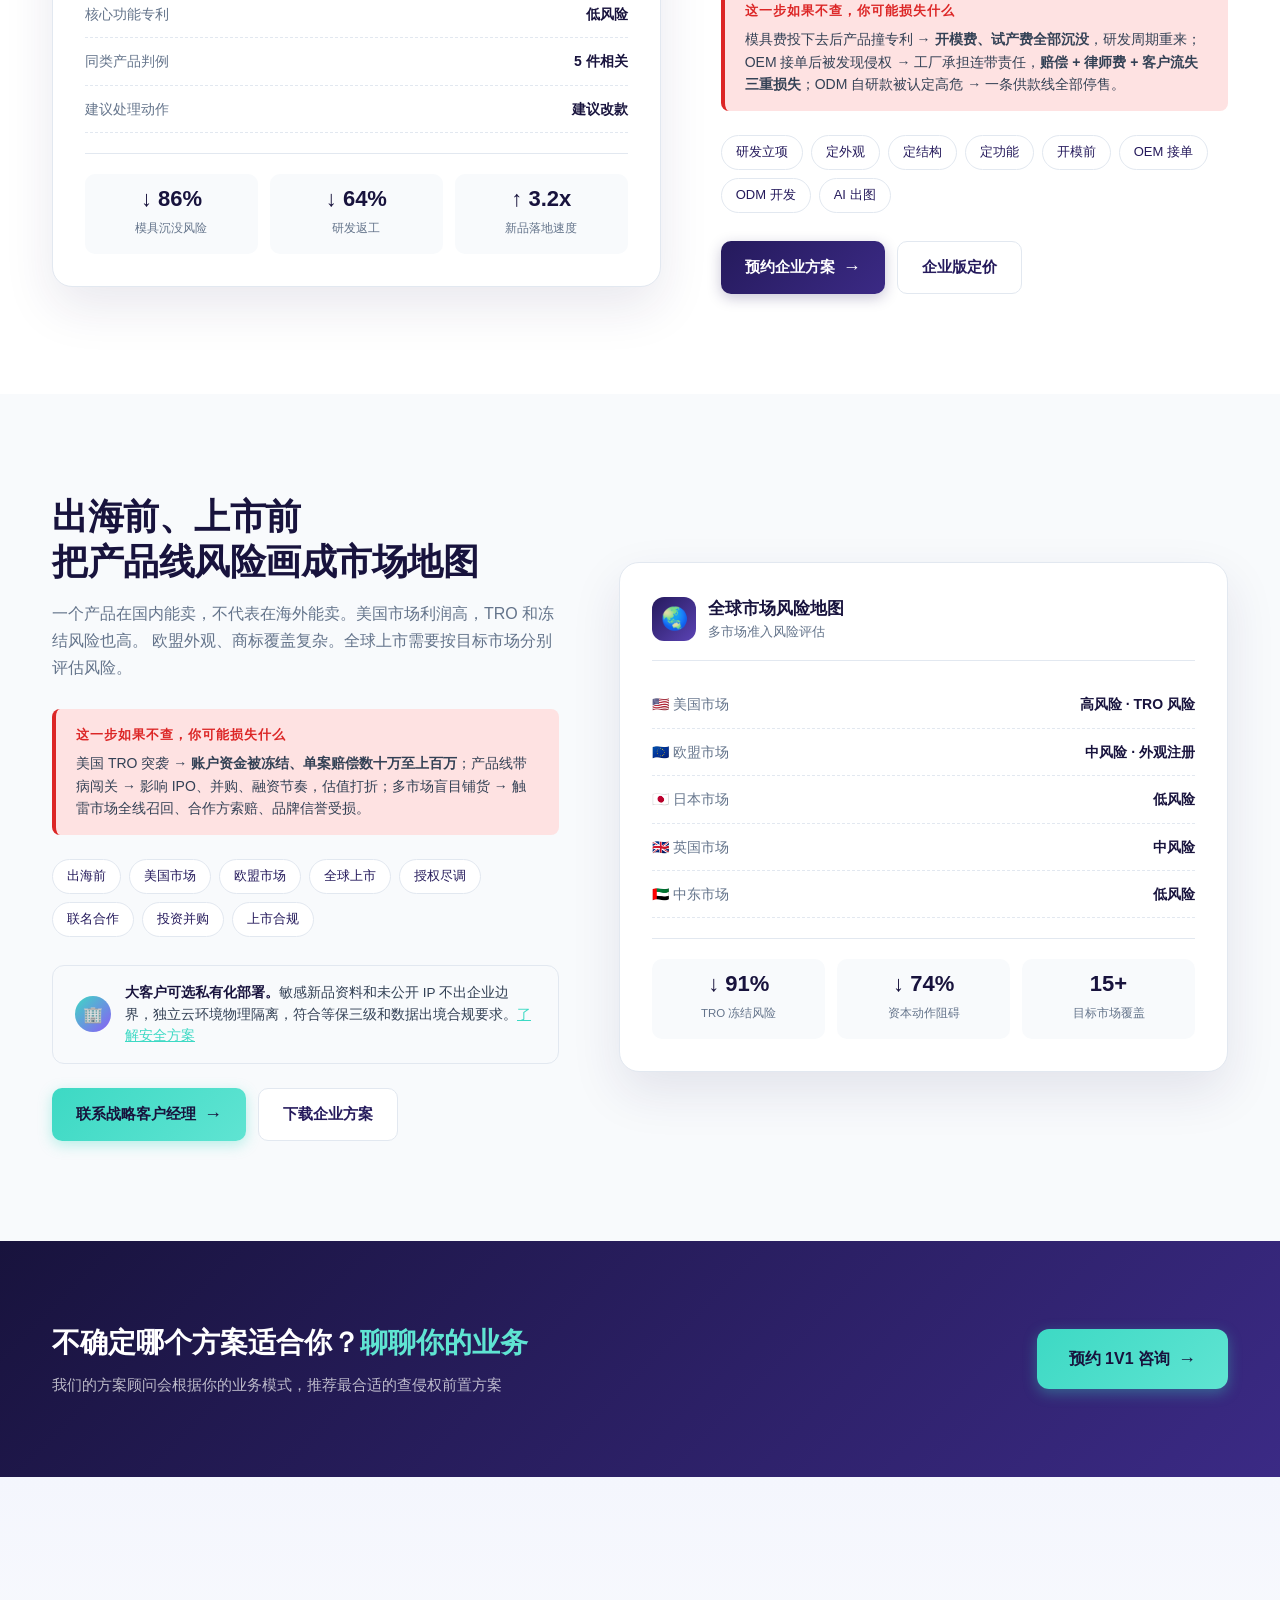
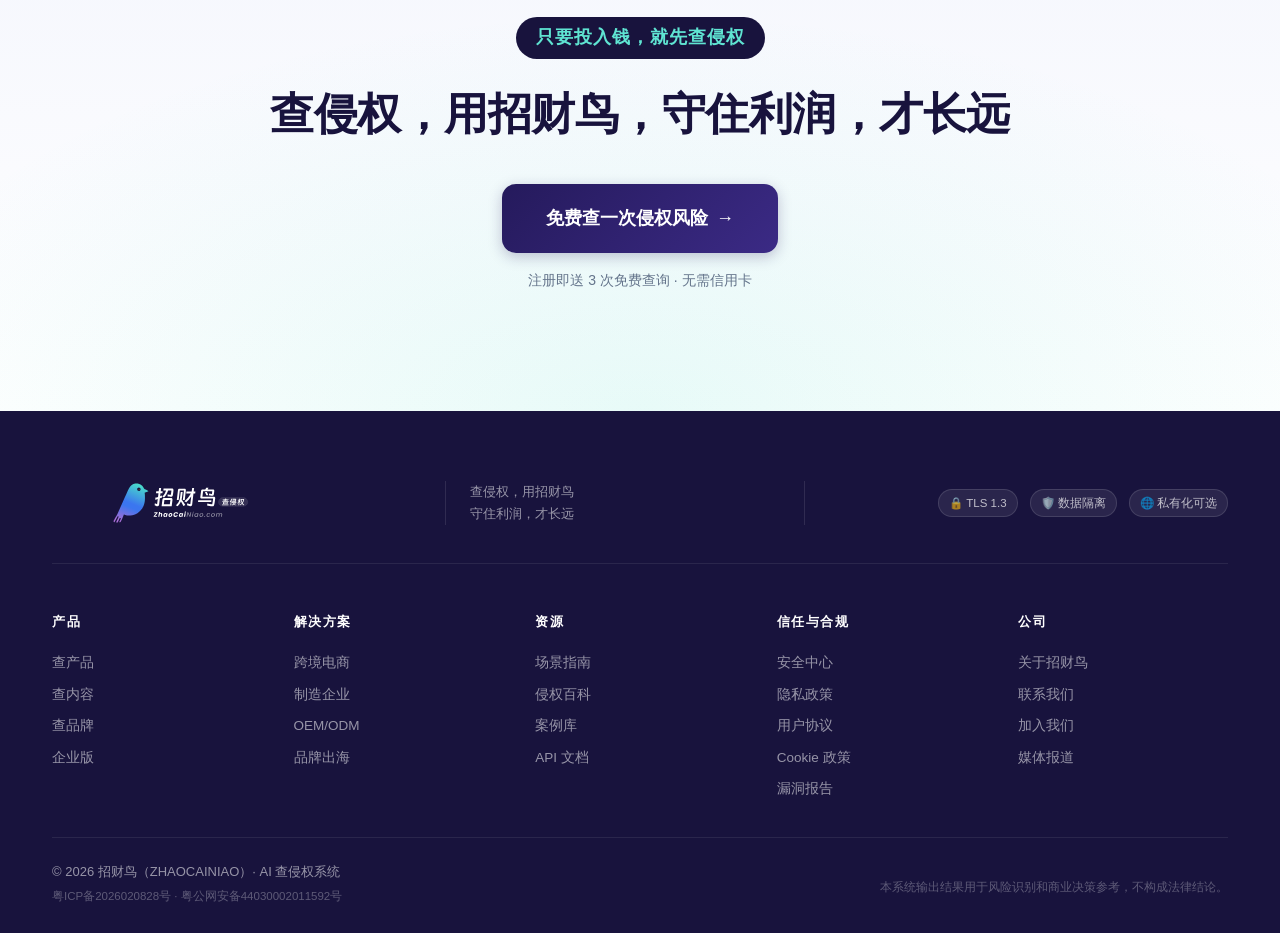
<file: solutions/index.html>
<!DOCTYPE html><html  lang="zh-CN"><head><meta charset="UTF-8">
<meta name="viewport" content="width=device-width, initial-scale=1.0, maximum-scale=1.0, user-scalable=no, viewport-fit=cover">
<title>解决方案 — 招财鸟</title>
<style>*,::backdrop,:after,:before{--tw-border-spacing-x:0;--tw-border-spacing-y:0;--tw-translate-x:0;--tw-translate-y:0;--tw-rotate:0;--tw-skew-x:0;--tw-skew-y:0;--tw-scale-x:1;--tw-scale-y:1;--tw-pan-x: ;--tw-pan-y: ;--tw-pinch-zoom: ;--tw-scroll-snap-strictness:proximity;--tw-gradient-from-position: ;--tw-gradient-via-position: ;--tw-gradient-to-position: ;--tw-ordinal: ;--tw-slashed-zero: ;--tw-numeric-figure: ;--tw-numeric-spacing: ;--tw-numeric-fraction: ;--tw-ring-inset: ;--tw-ring-offset-width:0px;--tw-ring-offset-color:#fff;--tw-ring-color:#3b82f680;--tw-ring-offset-shadow:0 0 #0000;--tw-ring-shadow:0 0 #0000;--tw-shadow:0 0 #0000;--tw-shadow-colored:0 0 #0000;--tw-blur: ;--tw-brightness: ;--tw-contrast: ;--tw-grayscale: ;--tw-hue-rotate: ;--tw-invert: ;--tw-saturate: ;--tw-sepia: ;--tw-drop-shadow: ;--tw-backdrop-blur: ;--tw-backdrop-brightness: ;--tw-backdrop-contrast: ;--tw-backdrop-grayscale: ;--tw-backdrop-hue-rotate: ;--tw-backdrop-invert: ;--tw-backdrop-opacity: ;--tw-backdrop-saturate: ;--tw-backdrop-sepia: ;--tw-contain-size: ;--tw-contain-layout: ;--tw-contain-paint: ;--tw-contain-style: }*,:after,:before{border:0 solid #e5e7eb;box-sizing:border-box}:after,:before{--tw-content:""}:host,html{line-height:1.5;-webkit-text-size-adjust:100%;font-family:-apple-system,BlinkMacSystemFont,PingFang SC,Hiragino Sans GB,Microsoft YaHei,Helvetica Neue,Arial,sans-serif;font-feature-settings:normal;font-variation-settings:normal;tab-size:4;-webkit-tap-highlight-color:transparent}body{line-height:inherit;margin:0}hr{border-top-width:1px;color:inherit;height:0}abbr:where([title]){-webkit-text-decoration:underline dotted;text-decoration:underline dotted}h1,h2,h3,h4,h5,h6{font-size:inherit;font-weight:inherit}a{color:inherit;text-decoration:inherit}b,strong{font-weight:bolder}code,kbd,pre,samp{font-family:ui-monospace,SFMono-Regular,Menlo,Monaco,Consolas,Liberation Mono,Courier New,monospace;font-feature-settings:normal;font-size:1em;font-variation-settings:normal}small{font-size:80%}sub,sup{font-size:75%;line-height:0;position:relative;vertical-align:initial}sub{bottom:-.25em}sup{top:-.5em}table{border-collapse:collapse;border-color:inherit;text-indent:0}button,input,optgroup,select,textarea{color:inherit;font-family:inherit;font-feature-settings:inherit;font-size:100%;font-variation-settings:inherit;font-weight:inherit;letter-spacing:inherit;line-height:inherit;margin:0;padding:0}button,select{text-transform:none}button,input:where([type=button]),input:where([type=reset]),input:where([type=submit]){-webkit-appearance:button;background-color:initial;background-image:none}:-moz-focusring{outline:auto}:-moz-ui-invalid{box-shadow:none}progress{vertical-align:initial}::-webkit-inner-spin-button,::-webkit-outer-spin-button{height:auto}[type=search]{-webkit-appearance:textfield;outline-offset:-2px}::-webkit-search-decoration{-webkit-appearance:none}::-webkit-file-upload-button{-webkit-appearance:button;font:inherit}summary{display:list-item}blockquote,dd,dl,figure,h1,h2,h3,h4,h5,h6,hr,p,pre{margin:0}fieldset{margin:0}fieldset,legend{padding:0}menu,ol,ul{list-style:none;margin:0;padding:0}dialog{padding:0}textarea{resize:vertical}input::placeholder,textarea::placeholder{color:#9ca3af;opacity:1}[role=button],button{cursor:pointer}:disabled{cursor:default}audio,canvas,embed,iframe,img,object,svg,video{display:block;vertical-align:middle}img,video{height:auto;max-width:100%}[hidden]:where(:not([hidden=until-found])){display:none}.container{width:100%}@media(min-width:640px){.container{max-width:640px}}@media(min-width:768px){.container{max-width:768px}}@media(min-width:1024px){.container{max-width:1024px}}@media(min-width:1280px){.container{max-width:1280px}}@media(min-width:1536px){.container{max-width:1536px}}.visible{visibility:visible}.collapse{visibility:collapse}.fixed{position:fixed}.absolute{position:absolute}.relative{position:relative}.sticky{position:sticky}.block{display:block}.flex{display:flex}.table{display:table}.grid{display:grid}.hidden{display:none}.flex-shrink{flex-shrink:1}.border-collapse{border-collapse:collapse}.transform{transform:translate(var(--tw-translate-x),var(--tw-translate-y)) rotate(var(--tw-rotate)) skew(var(--tw-skew-x)) skewY(var(--tw-skew-y)) scaleX(var(--tw-scale-x)) scaleY(var(--tw-scale-y))}.flex-wrap{flex-wrap:wrap}.border{border-width:1px}.uppercase{text-transform:uppercase}.italic{font-style:italic}.underline{text-decoration-line:underline}.blur{--tw-blur:blur(8px)}.blur,.filter{filter:var(--tw-blur) var(--tw-brightness) var(--tw-contrast) var(--tw-grayscale) var(--tw-hue-rotate) var(--tw-invert) var(--tw-saturate) var(--tw-sepia) var(--tw-drop-shadow)}.transition{transition-duration:.15s;transition-property:color,background-color,border-color,text-decoration-color,fill,stroke,opacity,box-shadow,transform,filter,backdrop-filter;transition-timing-function:cubic-bezier(.4,0,.2,1)}.ease-in-out{transition-timing-function:cubic-bezier(.4,0,.2,1)}</style>
<style>*,:after,:before{--tw-border-spacing-x:0;--tw-border-spacing-y:0;--tw-translate-x:0;--tw-translate-y:0;--tw-rotate:0;--tw-skew-x:0;--tw-skew-y:0;--tw-scale-x:1;--tw-scale-y:1;--tw-pan-x: ;--tw-pan-y: ;--tw-pinch-zoom: ;--tw-scroll-snap-strictness:proximity;--tw-gradient-from-position: ;--tw-gradient-via-position: ;--tw-gradient-to-position: ;--tw-ordinal: ;--tw-slashed-zero: ;--tw-numeric-figure: ;--tw-numeric-spacing: ;--tw-numeric-fraction: ;--tw-ring-inset: ;--tw-ring-offset-width:0px;--tw-ring-offset-color:#fff;--tw-ring-color:rgba(59,130,246,.5);--tw-ring-offset-shadow:0 0 #0000;--tw-ring-shadow:0 0 #0000;--tw-shadow:0 0 #0000;--tw-shadow-colored:0 0 #0000;--tw-blur: ;--tw-brightness: ;--tw-contrast: ;--tw-grayscale: ;--tw-hue-rotate: ;--tw-invert: ;--tw-saturate: ;--tw-sepia: ;--tw-drop-shadow: ;--tw-backdrop-blur: ;--tw-backdrop-brightness: ;--tw-backdrop-contrast: ;--tw-backdrop-grayscale: ;--tw-backdrop-hue-rotate: ;--tw-backdrop-invert: ;--tw-backdrop-opacity: ;--tw-backdrop-saturate: ;--tw-backdrop-sepia: ;--tw-contain-size: ;--tw-contain-layout: ;--tw-contain-paint: ;--tw-contain-style: }::backdrop{--tw-border-spacing-x:0;--tw-border-spacing-y:0;--tw-translate-x:0;--tw-translate-y:0;--tw-rotate:0;--tw-skew-x:0;--tw-skew-y:0;--tw-scale-x:1;--tw-scale-y:1;--tw-pan-x: ;--tw-pan-y: ;--tw-pinch-zoom: ;--tw-scroll-snap-strictness:proximity;--tw-gradient-from-position: ;--tw-gradient-via-position: ;--tw-gradient-to-position: ;--tw-ordinal: ;--tw-slashed-zero: ;--tw-numeric-figure: ;--tw-numeric-spacing: ;--tw-numeric-fraction: ;--tw-ring-inset: ;--tw-ring-offset-width:0px;--tw-ring-offset-color:#fff;--tw-ring-color:rgba(59,130,246,.5);--tw-ring-offset-shadow:0 0 #0000;--tw-ring-shadow:0 0 #0000;--tw-shadow:0 0 #0000;--tw-shadow-colored:0 0 #0000;--tw-blur: ;--tw-brightness: ;--tw-contrast: ;--tw-grayscale: ;--tw-hue-rotate: ;--tw-invert: ;--tw-saturate: ;--tw-sepia: ;--tw-drop-shadow: ;--tw-backdrop-blur: ;--tw-backdrop-brightness: ;--tw-backdrop-contrast: ;--tw-backdrop-grayscale: ;--tw-backdrop-hue-rotate: ;--tw-backdrop-invert: ;--tw-backdrop-opacity: ;--tw-backdrop-saturate: ;--tw-backdrop-sepia: ;--tw-contain-size: ;--tw-contain-layout: ;--tw-contain-paint: ;--tw-contain-style: }*,:after,:before{border:0 solid #e5e7eb;box-sizing:border-box}:after,:before{--tw-content:""}:host,html{line-height:1.5;-webkit-text-size-adjust:100%;font-family:-apple-system,BlinkMacSystemFont,PingFang SC,Hiragino Sans GB,Microsoft YaHei,Helvetica Neue,Arial,sans-serif;font-feature-settings:normal;font-variation-settings:normal;-moz-tab-size:4;-o-tab-size:4;tab-size:4;-webkit-tap-highlight-color:transparent}body{line-height:inherit;margin:0}hr{border-top-width:1px;color:inherit;height:0}abbr:where([title]){-webkit-text-decoration:underline dotted;text-decoration:underline dotted}h1,h2,h3,h4,h5,h6{font-size:inherit;font-weight:inherit}a{text-decoration:inherit}b,strong{font-weight:bolder}code,kbd,pre,samp{font-family:ui-monospace,SFMono-Regular,Menlo,Monaco,Consolas,Liberation Mono,Courier New,monospace;font-feature-settings:normal;font-size:1em;font-variation-settings:normal}small{font-size:80%}sub,sup{font-size:75%;line-height:0;position:relative;vertical-align:baseline}sub{bottom:-.25em}sup{top:-.5em}table{border-collapse:collapse;border-color:inherit;text-indent:0}button,input,optgroup,select,textarea{color:inherit;font-family:inherit;font-feature-settings:inherit;font-size:100%;font-variation-settings:inherit;font-weight:inherit;letter-spacing:inherit;line-height:inherit;margin:0;padding:0}button,select{text-transform:none}button,input:where([type=button]),input:where([type=reset]),input:where([type=submit]){-webkit-appearance:button;background-color:transparent;background-image:none}:-moz-focusring{outline:auto}:-moz-ui-invalid{box-shadow:none}progress{vertical-align:baseline}::-webkit-inner-spin-button,::-webkit-outer-spin-button{height:auto}[type=search]{-webkit-appearance:textfield;outline-offset:-2px}::-webkit-search-decoration{-webkit-appearance:none}::-webkit-file-upload-button{-webkit-appearance:button;font:inherit}summary{display:list-item}blockquote,dd,dl,figure,h1,h2,h3,h4,h5,h6,hr,p,pre{margin:0}fieldset{margin:0}fieldset,legend{padding:0}menu,ol,ul{list-style:none;margin:0;padding:0}dialog{padding:0}textarea{resize:vertical}input::-moz-placeholder,textarea::-moz-placeholder{color:#9ca3af;opacity:1}input::placeholder,textarea::placeholder{color:#9ca3af;opacity:1}[role=button],button{cursor:pointer}:disabled{cursor:default}audio,canvas,embed,iframe,img,object,svg,video{display:block;vertical-align:middle}img,video{height:auto;max-width:100%}[hidden]:where(:not([hidden=until-found])){display:none}.container{width:100%}@media(min-width:640px){.container{max-width:640px}}@media(min-width:768px){.container{max-width:768px}}@media(min-width:1024px){.container{max-width:1024px}}@media(min-width:1280px){.container{max-width:1280px}}@media(min-width:1536px){.container{max-width:1536px}}.visible{visibility:visible}.collapse{visibility:collapse}.fixed{position:fixed}.absolute{position:absolute}.relative{position:relative}.sticky{position:sticky}.block{display:block}.flex{display:flex}.table{display:table}.grid{display:grid}.hidden{display:none}.flex-shrink{flex-shrink:1}.border-collapse{border-collapse:collapse}.transform{transform:translate(var(--tw-translate-x),var(--tw-translate-y)) rotate(var(--tw-rotate)) skew(var(--tw-skew-x)) skewY(var(--tw-skew-y)) scaleX(var(--tw-scale-x)) scaleY(var(--tw-scale-y))}.flex-wrap{flex-wrap:wrap}.border{border-width:1px}.uppercase{text-transform:uppercase}.italic{font-style:italic}.underline{text-decoration-line:underline}.blur{--tw-blur:blur(8px)}.blur,.filter{filter:var(--tw-blur) var(--tw-brightness) var(--tw-contrast) var(--tw-grayscale) var(--tw-hue-rotate) var(--tw-invert) var(--tw-saturate) var(--tw-sepia) var(--tw-drop-shadow)}.transition{transition-duration:.15s;transition-property:color,background-color,border-color,text-decoration-color,fill,stroke,opacity,box-shadow,transform,filter,backdrop-filter;transition-timing-function:cubic-bezier(.4,0,.2,1)}.ease-in-out{transition-timing-function:cubic-bezier(.4,0,.2,1)}:root{--navy-900:#18133d;--navy-800:#251a5c;--navy-700:#3b2a85;--navy-600:#5b43b5;--navy-100:#ede9fe;--gold-500:#3dd9c4;--gold-400:#5fe4d2;--gold-100:#d4f9f2;--brand-grad:linear-gradient(135deg,#3dd9c4,#8b5cf6);--brand-grad-soft:linear-gradient(135deg,rgba(61,217,196,.12),rgba(139,92,246,.12));--red-500:#dc2626;--red-100:#fee2e2;--orange-500:#ea8a1f;--yellow-500:#f5c518;--green-500:#10b981;--gray-900:#0f172a;--gray-700:#334155;--gray-500:#64748b;--gray-300:#cbd5e1;--gray-200:#e2e8f0;--gray-100:#f1f5f9;--gray-50:#f8fafc;--white:#fff}*{box-sizing:border-box;margin:0;padding:0}body,html{background:var(--white);color:var(--gray-900);font-family:-apple-system,BlinkMacSystemFont,PingFang SC,Hiragino Sans GB,Microsoft YaHei,Helvetica Neue,Arial,sans-serif;font-size:16px;line-height:1.6;-webkit-font-smoothing:antialiased;-moz-osx-font-smoothing:grayscale}img{display:block;max-width:100%}a{color:inherit;text-decoration:none}ul{list-style:none}.container{margin:0 auto;max-width:1240px;padding:0 32px}.btn-ghost,.btn-gold,.btn-primary,.btn-secondary{align-items:center;border:none;border-radius:10px;cursor:pointer;display:inline-flex;font-size:15px;font-weight:600;gap:8px;justify-content:center;padding:12px 24px;transition:all .25s ease;white-space:nowrap}.btn-primary{background:linear-gradient(135deg,var(--navy-800) 0,var(--navy-700) 100%);box-shadow:0 4px 14px #251a5c40;color:#fff}.btn-primary:hover{box-shadow:0 8px 22px #251a5c59;transform:translateY(-2px)}.btn-gold{background:linear-gradient(135deg,var(--gold-500) 0,var(--gold-400) 100%);box-shadow:0 4px 14px #3dd9c459;color:var(--navy-900)}.btn-gold:hover{box-shadow:0 8px 22px #3dd9c473;transform:translateY(-2px)}.btn-secondary{background:#fff;border:1.5px solid var(--gray-200);color:var(--navy-800)}.btn-secondary:hover{border-color:var(--navy-800);transform:translateY(-2px)}.btn-ghost{background:transparent;color:var(--gray-700);padding:8px 16px}.btn-ghost:hover{color:var(--navy-800)}.btn-lg{border-radius:12px;font-size:16px;padding:16px 32px}.btn-xl{border-radius:14px;font-size:18px;padding:20px 44px}.btn-block{width:100%}.btn-arrow{font-size:18px;transition:transform .2s}.btn-gold:hover .btn-arrow,.btn-primary:hover .btn-arrow{transform:translate(4px)}.nav{-webkit-backdrop-filter:blur(12px);backdrop-filter:blur(12px);background:#fffffff2;border-bottom:1px solid var(--gray-200);position:sticky;top:0;z-index:100}.nav-inner{align-items:center;display:flex;height:72px;justify-content:space-between}.nav-links{display:flex;gap:36px}.nav-links a{color:var(--gray-700);font-size:15px;font-weight:500;transition:color .2s}.nav-links a:hover{color:var(--navy-800)}.nav-links a.active{color:#251a5c;font-weight:700}.nav-cta{align-items:center;display:flex;gap:12px}.section-head{margin:0 auto 60px;max-width:760px;text-align:center}.section-title{color:var(--navy-900);font-size:42px;font-weight:800;letter-spacing:-.5px;line-height:1.25;margin-bottom:16px}.title-gold{color:var(--gold-500)}.section-sub{color:var(--gray-500);font-size:17px;line-height:1.7}.sub-hero{background:radial-gradient(ellipse 600px 400px at 80% 30%,rgba(61,217,196,.1),transparent),linear-gradient(180deg,#fafbff,#f4f6fd);padding:80px 0 60px;text-align:center}.sub-hero-title{color:var(--navy-900);font-size:52px;font-weight:800;letter-spacing:-1px;line-height:1.2;margin-bottom:20px;margin-left:auto;margin-right:auto;max-width:880px}.sub-hero-title span{color:var(--gold-500)}.sub-hero-sub{color:var(--gray-500);font-size:18px;line-height:1.7;margin:0 auto 32px;max-width:680px}.sub-hero-cta{display:flex;gap:14px;justify-content:center}@media(max-width:1024px){.section-title,.sub-hero-title{font-size:34px}.container{padding:0 20px}}@media(max-width:640px){.section-title,.sub-hero-title{font-size:26px}.btn-lg,.btn-xl{font-size:15px;padding:14px 24px}.cookie-inner{flex-direction:column;gap:16px}}</style>
<style>.cookie-banner[data-v-6292ad33]{background:var(--navy-900);border:1px solid rgba(61,217,196,.2);border-radius:14px;bottom:16px;box-shadow:0 20px 50px #0000004d;color:#fff;display:none;left:16px;margin:0 auto;max-width:1180px;padding:16px 24px;position:fixed;right:16px;z-index:999}.cookie-banner.show[data-v-6292ad33]{display:block}.cookie-inner[data-v-6292ad33]{align-items:center;display:flex;gap:24px;justify-content:space-between;max-width:none;padding:0}.cookie-text[data-v-6292ad33]{color:#ffffffd9;font-size:13.5px;line-height:1.6}.cookie-text strong[data-v-6292ad33]{color:var(--gold-400);margin-right:8px}.cookie-text a[data-v-6292ad33]{color:var(--gold-400);text-decoration:underline}.cookie-actions[data-v-6292ad33]{display:flex;flex-shrink:0;gap:10px}.cookie-btn[data-v-6292ad33]{background:transparent;border:1px solid hsla(0,0%,100%,.2);border-radius:8px;color:#fff;cursor:pointer;font-size:13px;font-weight:600;padding:8px 18px;transition:all .2s}.cookie-btn-primary[data-v-6292ad33]{background:var(--brand-grad);border:none;color:var(--navy-900)}.cookie-btn-ghost[data-v-6292ad33]:hover{background:#ffffff1a}@media(max-width:768px){.cookie-banner[data-v-6292ad33]{border-radius:14px 14px 0 0;bottom:0;left:0;padding:16px;right:0}.cookie-inner[data-v-6292ad33]{flex-direction:column;gap:16px;text-align:center}}</style>
<style>.logo[data-v-c82dc087]{align-items:center;display:flex}.logo-img[data-v-c82dc087]{height:75px;width:280px}.menu-toggle[data-v-c82dc087]{background:none;border:none;cursor:pointer;display:none;flex-direction:column;gap:5px;height:32px;justify-content:center;padding:4px;width:32px}.menu-toggle span[data-v-c82dc087]{background:var(--gray-700);border-radius:2px;display:block;height:2px;transition:all .3s ease;width:100%}.menu-toggle.active span[data-v-c82dc087]:first-child{transform:translateY(7px) rotate(45deg)}.menu-toggle.active span[data-v-c82dc087]:nth-child(2){opacity:0}.menu-toggle.active span[data-v-c82dc087]:nth-child(3){transform:translateY(-7px) rotate(-45deg)}@media(max-width:1024px){.menu-toggle[data-v-c82dc087]{display:flex}.nav-links[data-v-c82dc087]{background:#fff;border-bottom:1px solid var(--gray-200);box-shadow:0 4px 12px #00000014;flex-direction:column;gap:0;left:0;opacity:0;padding:20px;position:fixed;right:0;top:72px;transform:translateY(-100%);transition:all .3s ease;visibility:hidden;z-index:99}.nav-links.active[data-v-c82dc087]{opacity:1;transform:translateY(0);visibility:visible}.nav-links a[data-v-c82dc087]{border-bottom:1px solid var(--gray-100);color:var(--gray-700);display:block;font-weight:500;padding:14px 0}.nav-links a[data-v-c82dc087]:last-child{border-bottom:none}.nav-links a[data-v-c82dc087]:hover{color:#251a5c}.nav-links a.active[data-v-c82dc087]{color:#251a5c;font-weight:700}.nav-cta[data-v-c82dc087]{display:none}}</style>
<style>.footer[data-v-797b10c9]{background:var(--navy-900);color:#ffffffb3;padding:64px 0 28px}.footer-grid[data-v-797b10c9]{display:grid;gap:40px 32px;grid-template-columns:repeat(5,1fr)}.footer-col-brand[data-v-797b10c9],.footer-grid[data-v-797b10c9]{border-bottom:1px solid hsla(0,0%,100%,.08);padding-bottom:32px}.footer-col-brand[data-v-797b10c9]{align-items:center;display:flex;flex-wrap:wrap;gap:32px;grid-column:1/-1;justify-content:space-between;margin-bottom:8px}.footer-col-brand .logo[data-v-797b10c9]{flex-shrink:0}.footer-col-brand .footer-slogan[data-v-797b10c9]{border-left:1px solid hsla(0,0%,100%,.1);border-right:1px solid hsla(0,0%,100%,.1);color:#ffffff8c;flex:1;font-size:13px;line-height:1.7;margin:0;max-width:360px;padding:0 24px}.footer-col-brand .footer-badges[data-v-797b10c9]{flex-shrink:0;margin-top:0}.logo[data-v-797b10c9]{align-items:center;display:flex;gap:0}.logo-img[data-v-797b10c9]{display:block;height:56px;width:260px}.footer-slogan[data-v-797b10c9]{color:#fff9;font-size:15px;line-height:1.7;margin-top:20px}.footer-badges[data-v-797b10c9]{display:flex;gap:12px;margin-top:16px}.fb[data-v-797b10c9]{background:#ffffff14;border:1px solid hsla(0,0%,100%,.12);border-radius:999px;font-size:11.5px;padding:4px 10px}.footer-col h5[data-v-797b10c9]{color:#fff;font-size:13px;font-weight:700;letter-spacing:1.5px;margin-bottom:14px}.footer-col a[data-v-797b10c9]{color:#ffffff8c;display:block;font-size:13.5px;padding:5px 0;transition:color .2s}.footer-col a[data-v-797b10c9]:hover{color:var(--gold-400)}.footer-bottom[data-v-797b10c9]{align-items:center;color:#fff6;display:flex;font-size:13px;justify-content:space-between;padding-top:24px}.footer-bottom-left p[data-v-797b10c9]:first-child{color:#ffffff8c;font-size:13px}.footer-meta[data-v-797b10c9]{margin-top:4px}.footer-disclaimer[data-v-797b10c9],.footer-meta[data-v-797b10c9]{color:#ffffff4d;font-size:11.5px}.footer-disclaimer[data-v-797b10c9]{margin-top:8px}@media(max-width:1100px){.footer-grid[data-v-797b10c9]{grid-template-columns:repeat(3,1fr)}.footer-col-brand[data-v-797b10c9]{align-items:flex-start;flex-direction:column;gap:18px}.footer-col-brand .footer-slogan[data-v-797b10c9]{border-left:none;border-right:none;max-width:100%;padding:0}}@media(max-width:720px){.footer-grid[data-v-797b10c9]{gap:32px 24px;grid-template-columns:repeat(2,1fr)}}@media(max-width:480px){.footer-grid[data-v-797b10c9]{grid-template-columns:1fr}}</style>
<style>.solution-hero-tabs[data-v-925e5739]{display:grid;gap:16px;grid-template-columns:repeat(3,1fr);margin:40px auto 0;max-width:1000px}.sht-card[data-v-925e5739]{align-items:center;background:#fff;border:1.5px solid var(--gray-200);border-radius:14px;cursor:pointer;display:flex;gap:14px;padding:24px;text-align:left;transition:all .3s}.sht-card[data-v-925e5739]:hover{border-color:var(--navy-800);box-shadow:0 12px 30px #251a5c1a;transform:translateY(-4px)}.sht-icon[data-v-925e5739]{font-size:32px}.sht-card h4[data-v-925e5739]{color:var(--navy-900);font-size:16px;font-weight:700;margin-bottom:4px}.sht-card p[data-v-925e5739]{color:var(--gray-500);font-size:13px}.solution-section[data-v-925e5739]{padding:100px 0}.solution-section[data-v-925e5739]:nth-child(2n){background:var(--gray-50)}.solution-block[data-v-925e5739]{align-items:center;display:grid;gap:60px;grid-template-columns:1fr 1.2fr}.solution-block.reversed[data-v-925e5739]{grid-template-columns:1.2fr 1fr}.solution-block.reversed .solution-info[data-v-925e5739]{order:2}.solution-block.reversed .solution-visual[data-v-925e5739]{order:1}.solution-title[data-v-925e5739]{color:var(--navy-900);font-size:36px;font-weight:800;letter-spacing:-.5px;line-height:1.25;margin-bottom:16px}.solution-sub[data-v-925e5739]{color:var(--gray-500);font-size:16px;line-height:1.7;margin-bottom:28px}.solution-pain[data-v-925e5739]{background:var(--red-100);border-left:4px solid var(--red-500);border-radius:8px;margin-bottom:24px;padding:16px 20px}.solution-pain strong[data-v-925e5739]{color:var(--red-500);display:block;font-size:13px;font-weight:700;letter-spacing:1px;margin-bottom:6px}.solution-pain p[data-v-925e5739]{color:var(--gray-700);font-size:14px;line-height:1.6}.solution-scenes[data-v-925e5739]{display:flex;flex-wrap:wrap;gap:8px;margin-bottom:28px}.solution-scenes span[data-v-925e5739]{background:#fff;border:1px solid var(--gray-200);border-radius:999px;color:var(--navy-800);font-size:13px;font-weight:500;padding:6px 14px}.solution-cta-row[data-v-925e5739]{display:flex;gap:12px}.upload-note[data-v-925e5739]{background:var(--gray-50);border:1px solid var(--gray-200);border-radius:12px;color:var(--gray-700);font-size:13.5px;gap:14px;line-height:1.6;margin:40px auto 0;max-width:760px;padding:16px 22px}.upload-note[data-v-925e5739],.upload-note-icon[data-v-925e5739]{align-items:center;display:flex}.upload-note-icon[data-v-925e5739]{background:var(--brand-grad);border-radius:50%;color:#fff;flex-shrink:0;font-size:16px;height:36px;justify-content:center;width:36px}.upload-note strong[data-v-925e5739]{color:var(--navy-900)}.upload-note p[data-v-925e5739]{color:var(--gray-700);font-size:14px}.upload-note a[data-v-925e5739]{color:var(--gold-500);text-decoration:underline}.solution-visual[data-v-925e5739]{background:#fff;border:1px solid var(--gray-200);border-radius:20px;box-shadow:0 20px 50px #251a5c1a;padding:32px}.sv-head[data-v-925e5739]{border-bottom:1px solid var(--gray-200);gap:12px;margin-bottom:20px;padding-bottom:18px}.sv-head[data-v-925e5739],.sv-head-icon[data-v-925e5739]{align-items:center;display:flex}.sv-head-icon[data-v-925e5739]{background:linear-gradient(135deg,var(--navy-800),var(--navy-600));border-radius:12px;color:var(--gold-400);font-size:22px;height:44px;justify-content:center;width:44px}.sv-head h4[data-v-925e5739]{color:var(--navy-900);font-size:17px;font-weight:700}.sv-head p[data-v-925e5739]{color:var(--gray-500);font-size:12.5px}.sv-row[data-v-925e5739]{border-bottom:1px dashed var(--gray-200);display:flex;font-size:14px;justify-content:space-between;padding:12px 0}.sv-row[data-v-925e5739]:last-child{border-bottom:none}.sv-row span[data-v-925e5739]:first-child{color:var(--gray-500)}.sv-row span[data-v-925e5739]:last-child{color:var(--navy-900);font-weight:600}.sv-row .high[data-v-925e5739]{color:var(--red-500);font-weight:700}.sv-row .mid[data-v-925e5739]{color:var(--orange-500);font-weight:700}.sv-row .low[data-v-925e5739]{color:var(--green-500);font-weight:700}.sv-metric[data-v-925e5739]{border-top:1px solid var(--gray-200);display:grid;gap:12px;grid-template-columns:repeat(3,1fr);margin-top:20px;padding-top:20px}.sv-metric-item[data-v-925e5739]{background:var(--gray-50);border-radius:10px;padding:14px 8px;text-align:center}.sv-metric-item strong[data-v-925e5739]{color:var(--navy-900);display:block;font-size:22px;font-weight:800;line-height:1;margin-bottom:4px}.sv-metric-item span[data-v-925e5739]{color:var(--gray-500);font-size:11.5px}.mid-cta[data-v-925e5739]{background:linear-gradient(135deg,var(--navy-900),var(--navy-700));color:#fff;padding:80px 0}.mid-cta-inner[data-v-925e5739]{align-items:center;display:flex;gap:40px;justify-content:space-between}.mid-cta h3[data-v-925e5739]{font-size:28px;font-weight:700;margin-bottom:8px}.mid-cta h3 span[data-v-925e5739]{color:var(--gold-400)}.mid-cta p[data-v-925e5739]{color:#ffffffb3;font-size:15px}@media(max-width:1024px){.solution-block[data-v-925e5739],.solution-block.reversed[data-v-925e5739]{grid-template-columns:1fr}.solution-block.reversed .solution-info[data-v-925e5739],.solution-block.reversed .solution-visual[data-v-925e5739]{order:unset}.mid-cta-inner[data-v-925e5739]{flex-direction:column;text-align:center}}</style>
<style>.final-cta[data-v-75471b98]{background:radial-gradient(ellipse 800px 400px at 50% 100%,rgba(61,217,196,.12),transparent),linear-gradient(180deg,#f4f6fd,#fff);padding:120px 0;text-align:center}.final-title[data-v-75471b98]{color:var(--navy-900);font-size:44px;font-weight:800;letter-spacing:-.5px;line-height:1.4;margin-bottom:40px}.final-title .hook[data-v-75471b98]{background:var(--navy-900);border-radius:999px;color:var(--gold-400);display:inline-block;font-size:18px;font-weight:600;letter-spacing:1px;margin-bottom:24px;padding:8px 20px}.final-buttons[data-v-75471b98]{margin-bottom:16px}.final-note[data-v-75471b98]{color:var(--gray-500);font-size:14px}@media(max-width:640px){.final-title[data-v-75471b98]{font-size:28px}.final-title .hook[data-v-75471b98]{font-size:14px}}</style>
<link rel="stylesheet" href="/_nuxt/FinalCtaSection.CKxeoguX.css" crossorigin>
<link rel="preload" as="fetch" crossorigin="anonymous" href="/solutions/_payload.json?44bab47d-7680-43de-b642-35fe1ce26671">
<link rel="modulepreload" as="script" crossorigin href="/_nuxt/DHElRL44.js">
<link rel="modulepreload" as="script" crossorigin href="/_nuxt/DJl-TVFh.js">
<link rel="modulepreload" as="script" crossorigin href="/_nuxt/f-vK1Lpc.js">
<link rel="modulepreload" as="script" crossorigin href="/_nuxt/DCkLnf4a.js">
<link rel="modulepreload" as="script" crossorigin href="/_nuxt/DjxhLxQc.js">
<link rel="modulepreload" as="script" crossorigin href="/_nuxt/6NRZUHvc.js">
<link rel="modulepreload" as="script" crossorigin href="/_nuxt/Bj_38Nf-.js">
<script type="module" src="/_nuxt/DHElRL44.js" crossorigin></script>
<meta name="referrer" content="strict-origin-when-cross-origin">
<meta http-equiv="X-Content-Type-Options" content="nosniff">
<meta name="format-detection" content="telephone=no">
<meta name="apple-mobile-web-app-capable" content="yes">
<meta name="apple-mobile-web-app-status-bar-style" content="black-translucent">
<link rel="icon" type="image/x-icon" href="/favicon.ico"></head><body><div id="__nuxt"><div><div><header class="nav" data-v-c82dc087><div class="container nav-inner" data-v-c82dc087><a href="/" class="logo" data-v-c82dc087><img src="/logo-compact.png" alt="招财鸟 · AI 查侵权" class="logo-img" data-v-c82dc087></a><button class="menu-toggle" data-v-c82dc087><span data-v-c82dc087></span><span data-v-c82dc087></span><span data-v-c82dc087></span></button><nav class="nav-links" data-v-c82dc087><a href="/" class="" data-v-c82dc087>首页</a><a href="/#scenes" class="" data-v-c82dc087>场景</a><a href="/product" class="" data-v-c82dc087>产品功能</a><a aria-current="page" href="/solutions" class="router-link-active router-link-exact-active active" data-v-c82dc087>解决方案</a><a href="/pricing" class="" data-v-c82dc087>定价</a><a href="/#cases" class="" data-v-c82dc087>案例</a><a href="/security" class="" data-v-c82dc087>安全</a><a href="/about" class="" data-v-c82dc087>关于</a></nav><div class="nav-cta" data-v-c82dc087><a href="#" class="btn-ghost" data-v-c82dc087>登录</a><a href="#cta" class="btn-primary" data-v-c82dc087>免费查一次</a></div></div></header><main><!--[--><div data-v-925e5739><!--[--><!----><!--]--><section class="sub-hero" data-v-925e5739><div class="container" data-v-925e5739><h1 class="sub-hero-title" data-v-925e5739> 不同业务模式<br data-v-925e5739><span data-v-925e5739>不同的查侵权方案</span></h1><p class="sub-hero-sub" data-v-925e5739> 你在跨境店铺上新？还是在工厂开模？还是准备进美国市场？ 不同的业务模式，要看的风险完全不一样。下面三套思路，挑你正在做的那一套。 </p><div class="solution-hero-tabs" data-v-925e5739><a href="#cross-border" class="sht-card" data-v-925e5739><div class="sht-icon" data-v-925e5739>🌏</div><div data-v-925e5739><h4 data-v-925e5739>跨境电商卖家</h4><p data-v-925e5739>品牌出海企业 · 高频上新</p></div></a><a href="#manufacturing" class="sht-card" data-v-925e5739><div class="sht-icon" data-v-925e5739>🏭</div><div data-v-925e5739><h4 data-v-925e5739>制造企业 / 工厂</h4><p data-v-925e5739>研发 · 开模 · OEM · ODM</p></div></a><a href="#enterprise" class="sht-card" data-v-925e5739><div class="sht-icon" data-v-925e5739>🚀</div><div data-v-925e5739><h4 data-v-925e5739>品牌出海 · 大客户</h4><p data-v-925e5739>美国 · 欧盟 · 全球上市</p></div></a></div></div></section><section class="solution-section" id="cross-border" data-v-925e5739><div class="container" data-v-925e5739><div class="solution-block" data-v-925e5739><div class="solution-info" data-v-925e5739><h2 class="solution-title" data-v-925e5739>上架前、放量前<br data-v-925e5739>把链接风险挡在投放之外</h2><p class="solution-sub" data-v-925e5739> 高频上新、广告预算大、爆款生命周期短。一个链接被投诉下架，意味着销量中断、广告归零、排名重置。 </p><div class="solution-pain" data-v-925e5739><strong data-v-925e5739>这一步如果不查，你可能损失什么</strong><p data-v-925e5739>链接被投诉下架 → <b data-v-925e5739>销量中断、广告归零、排名清零</b>；广告素材被投诉 → 投放预算白白沉没；爆款放量阶段被权利人盯上 → 利润最高的时候账户被冻结、库存变烫手。</p></div><div class="solution-scenes" data-v-925e5739><span data-v-925e5739>上架前</span><span data-v-925e5739>放量前</span><span data-v-925e5739>广告图查询</span><span data-v-925e5739>标题关键词</span><span data-v-925e5739>主图详情</span><span data-v-925e5739>短视频素材</span></div><div class="solution-cta-row" data-v-925e5739><a href="#" class="btn-primary" data-v-925e5739>注册免费查上架风险 <span class="btn-arrow" data-v-925e5739>→</span></a><a href="/pricing" class="btn-secondary" data-v-925e5739>查看价格</a></div></div><div class="solution-visual" data-v-925e5739><div class="sv-head" data-v-925e5739><div class="sv-head-icon" data-v-925e5739>📦</div><div data-v-925e5739><h4 data-v-925e5739>上架前风险检测</h4><p data-v-925e5739>产品链接 · 标题 · 主图 · 关键词</p></div></div><div class="sv-row" data-v-925e5739><span data-v-925e5739>产品外观风险</span><span class="high" data-v-925e5739>高风险</span></div><div class="sv-row" data-v-925e5739><span data-v-925e5739>商标词风险</span><span class="mid" data-v-925e5739>中风险</span></div><div class="sv-row" data-v-925e5739><span data-v-925e5739>主图版权风险</span><span class="low" data-v-925e5739>低风险</span></div><div class="sv-row" data-v-925e5739><span data-v-925e5739>详情页素材</span><span class="mid" data-v-925e5739>中风险</span></div><div class="sv-row" data-v-925e5739><span data-v-925e5739>关键词风险</span><span class="low" data-v-925e5739>低风险</span></div><div class="sv-metric" data-v-925e5739><div class="sv-metric-item" data-v-925e5739><strong data-v-925e5739>↓ 73%</strong><span data-v-925e5739>链接下架率</span></div><div class="sv-metric-item" data-v-925e5739><strong data-v-925e5739>↓ 58%</strong><span data-v-925e5739>广告投诉率</span></div><div class="sv-metric-item" data-v-925e5739><strong data-v-925e5739>↑ 2.4x</strong><span data-v-925e5739>爆款留存周期</span></div></div></div></div></div></section><section class="solution-section" id="manufacturing" data-v-925e5739><div class="container" data-v-925e5739><div class="solution-block reversed" data-v-925e5739><div class="solution-info" data-v-925e5739><h2 class="solution-title" data-v-925e5739>开模前、接单前<br data-v-925e5739>别让模具费变成沉没成本</h2><p class="solution-sub" data-v-925e5739> 研发、开模、试产链路长，单次投入大。一旦模具开下去发现外观侵权，模具费打水漂，研发周期重来。OEM 接单更怕客户来图侵权工厂背锅。 </p><div class="solution-pain" data-v-925e5739><strong data-v-925e5739>这一步如果不查，你可能损失什么</strong><p data-v-925e5739>模具费投下去后产品撞专利 → <b data-v-925e5739>开模费、试产费全部沉没</b>，研发周期重来；OEM 接单后被发现侵权 → 工厂承担连带责任，<b data-v-925e5739>赔偿 + 律师费 + 客户流失三重损失</b>；ODM 自研款被认定高危 → 一条供款线全部停售。</p></div><div class="solution-scenes" data-v-925e5739><span data-v-925e5739>研发立项</span><span data-v-925e5739>定外观</span><span data-v-925e5739>定结构</span><span data-v-925e5739>定功能</span><span data-v-925e5739>开模前</span><span data-v-925e5739>OEM 接单</span><span data-v-925e5739>ODM 开发</span><span data-v-925e5739>AI 出图</span></div><div class="solution-cta-row" data-v-925e5739><a href="#" class="btn-primary" data-v-925e5739>预约企业方案 <span class="btn-arrow" data-v-925e5739>→</span></a><a href="/pricing" class="btn-secondary" data-v-925e5739>企业版定价</a></div></div><div class="solution-visual" data-v-925e5739><div class="sv-head" data-v-925e5739><div class="sv-head-icon" data-v-925e5739>🔧</div><div data-v-925e5739><h4 data-v-925e5739>开模前风险检测</h4><p data-v-925e5739>外观 · 结构 · 功能</p></div></div><div class="sv-row" data-v-925e5739><span data-v-925e5739>外观设计专利</span><span class="high" data-v-925e5739>高风险</span></div><div class="sv-row" data-v-925e5739><span data-v-925e5739>结构权利要求</span><span class="mid" data-v-925e5739>中风险</span></div><div class="sv-row" data-v-925e5739><span data-v-925e5739>核心功能专利</span><span class="low" data-v-925e5739>低风险</span></div><div class="sv-row" data-v-925e5739><span data-v-925e5739>同类产品判例</span><span data-v-925e5739>5 件相关</span></div><div class="sv-row" data-v-925e5739><span data-v-925e5739>建议处理动作</span><span class="mid" data-v-925e5739>建议改款</span></div><div class="sv-metric" data-v-925e5739><div class="sv-metric-item" data-v-925e5739><strong data-v-925e5739>↓ 86%</strong><span data-v-925e5739>模具沉没风险</span></div><div class="sv-metric-item" data-v-925e5739><strong data-v-925e5739>↓ 64%</strong><span data-v-925e5739>研发返工</span></div><div class="sv-metric-item" data-v-925e5739><strong data-v-925e5739>↑ 3.2x</strong><span data-v-925e5739>新品落地速度</span></div></div></div></div></div></section><section class="solution-section" id="enterprise" data-v-925e5739><div class="container" data-v-925e5739><div class="solution-block" data-v-925e5739><div class="solution-info" data-v-925e5739><h2 class="solution-title" data-v-925e5739>出海前、上市前<br data-v-925e5739>把产品线风险画成市场地图</h2><p class="solution-sub" data-v-925e5739> 一个产品在国内能卖，不代表在海外能卖。美国市场利润高，TRO 和冻结风险也高。 欧盟外观、商标覆盖复杂。全球上市需要按目标市场分别评估风险。 </p><div class="solution-pain" data-v-925e5739><strong data-v-925e5739>这一步如果不查，你可能损失什么</strong><p data-v-925e5739>美国 TRO 突袭 → <b data-v-925e5739>账户资金被冻结、单案赔偿数十万至上百万</b>；产品线带病闯关 → 影响 IPO、并购、融资节奏，估值打折；多市场盲目铺货 → 触雷市场全线召回、合作方索赔、品牌信誉受损。</p></div><div class="solution-scenes" data-v-925e5739><span data-v-925e5739>出海前</span><span data-v-925e5739>美国市场</span><span data-v-925e5739>欧盟市场</span><span data-v-925e5739>全球上市</span><span data-v-925e5739>授权尽调</span><span data-v-925e5739>联名合作</span><span data-v-925e5739>投资并购</span><span data-v-925e5739>上市合规</span></div><div class="upload-note" style="margin:0 0 24px 0;max-width:none;" data-v-925e5739><div class="upload-note-icon" data-v-925e5739>🏢</div><div data-v-925e5739><strong data-v-925e5739>大客户可选私有化部署。</strong>敏感新品资料和未公开 IP 不出企业边界，独立云环境物理隔离，符合等保三级和数据出境合规要求。<a href="/security" class="" data-v-925e5739>了解安全方案</a></div></div><div class="solution-cta-row" data-v-925e5739><a href="#" class="btn-gold" data-v-925e5739>联系战略客户经理 <span class="btn-arrow" data-v-925e5739>→</span></a><a href="#" class="btn-secondary" data-v-925e5739>下载企业方案</a></div></div><div class="solution-visual" data-v-925e5739><div class="sv-head" data-v-925e5739><div class="sv-head-icon" data-v-925e5739>🌏</div><div data-v-925e5739><h4 data-v-925e5739>全球市场风险地图</h4><p data-v-925e5739>多市场准入风险评估</p></div></div><div class="sv-row" data-v-925e5739><span data-v-925e5739>🇺🇸 美国市场</span><span class="high" data-v-925e5739>高风险 · TRO 风险</span></div><div class="sv-row" data-v-925e5739><span data-v-925e5739>🇪🇺 欧盟市场</span><span class="mid" data-v-925e5739>中风险 · 外观注册</span></div><div class="sv-row" data-v-925e5739><span data-v-925e5739>🇯🇵 日本市场</span><span class="low" data-v-925e5739>低风险</span></div><div class="sv-row" data-v-925e5739><span data-v-925e5739>🇬🇧 英国市场</span><span class="mid" data-v-925e5739>中风险</span></div><div class="sv-row" data-v-925e5739><span data-v-925e5739>🇦🇪 中东市场</span><span class="low" data-v-925e5739>低风险</span></div><div class="sv-metric" data-v-925e5739><div class="sv-metric-item" data-v-925e5739><strong data-v-925e5739>↓ 91%</strong><span data-v-925e5739>TRO 冻结风险</span></div><div class="sv-metric-item" data-v-925e5739><strong data-v-925e5739>↓ 74%</strong><span data-v-925e5739>资本动作阻碍</span></div><div class="sv-metric-item" data-v-925e5739><strong data-v-925e5739>15+</strong><span data-v-925e5739>目标市场覆盖</span></div></div></div></div></div></section><section class="mid-cta" data-v-925e5739><div class="container mid-cta-inner" data-v-925e5739><div data-v-925e5739><h3 data-v-925e5739>不确定哪个方案适合你？<span data-v-925e5739>聊聊你的业务</span></h3><p data-v-925e5739>我们的方案顾问会根据你的业务模式，推荐最合适的查侵权前置方案</p></div><a href="#" class="btn-gold btn-lg" data-v-925e5739>预约 1V1 咨询 <span class="btn-arrow" data-v-925e5739>→</span></a></div></section><section class="final-cta" data-v-925e5739 data-v-75471b98><div class="container" data-v-75471b98><h2 class="final-title" data-v-75471b98><span class="hook" data-v-75471b98>只要投入钱，就先查侵权</span><br data-v-75471b98> 查侵权，用招财鸟，守住利润，才长远 </h2><div class="final-buttons" data-v-75471b98><a href="#" class="btn-primary btn-xl" data-v-75471b98> 免费查一次侵权风险 <span class="btn-arrow" data-v-75471b98>→</span></a></div><p class="final-note" data-v-75471b98>注册即送 3 次免费查询 · 无需信用卡</p></div></section></div><!--]--></main><footer class="footer" data-v-797b10c9><div class="container" data-v-797b10c9><div class="footer-grid" data-v-797b10c9><div class="footer-col footer-col-brand" data-v-797b10c9><div class="logo" data-v-797b10c9><img src="/logo-compact-white.svg" alt="招财鸟 · AI 查侵权" class="logo-img" data-v-797b10c9></div><p class="footer-slogan" data-v-797b10c9>查侵权，用招财鸟<br data-v-797b10c9>守住利润，才长远</p><div class="footer-badges" data-v-797b10c9><span class="fb" data-v-797b10c9>🔒 TLS 1.3</span><span class="fb" data-v-797b10c9>🛡️ 数据隔离</span><span class="fb" data-v-797b10c9>🌐 私有化可选</span></div></div><div class="footer-col" data-v-797b10c9><h5 data-v-797b10c9>产品</h5><a href="/product" class="" data-v-797b10c9>查产品</a><a href="/product" class="" data-v-797b10c9>查内容</a><a href="/product" class="" data-v-797b10c9>查品牌</a><a aria-current="page" href="/solutions" class="router-link-active router-link-exact-active" data-v-797b10c9>企业版</a></div><div class="footer-col" data-v-797b10c9><h5 data-v-797b10c9>解决方案</h5><a aria-current="page" href="/solutions#cross-border" class="router-link-active router-link-exact-active" data-v-797b10c9>跨境电商</a><a aria-current="page" href="/solutions#manufacturing" class="router-link-active router-link-exact-active" data-v-797b10c9>制造企业</a><a aria-current="page" href="/solutions#manufacturing" class="router-link-active router-link-exact-active" data-v-797b10c9>OEM/ODM</a><a aria-current="page" href="/solutions#enterprise" class="router-link-active router-link-exact-active" data-v-797b10c9>品牌出海</a></div><div class="footer-col" data-v-797b10c9><h5 data-v-797b10c9>资源</h5><a href="#" data-v-797b10c9>场景指南</a><a href="#" data-v-797b10c9>侵权百科</a><a href="#" data-v-797b10c9>案例库</a><a href="#" data-v-797b10c9>API 文档</a></div><div class="footer-col" data-v-797b10c9><h5 data-v-797b10c9>信任与合规</h5><a href="/security" class="" data-v-797b10c9>安全中心</a><a href="/privacy" class="" data-v-797b10c9>隐私政策</a><a href="/terms" class="" data-v-797b10c9>用户协议</a><a href="/privacy#cookie" class="" data-v-797b10c9>Cookie 政策</a><a href="/security#report" class="" data-v-797b10c9>漏洞报告</a></div><div class="footer-col" data-v-797b10c9><h5 data-v-797b10c9>公司</h5><a href="/about" class="" data-v-797b10c9>关于招财鸟</a><a href="#" data-v-797b10c9>联系我们</a><a href="#" data-v-797b10c9>加入我们</a><a href="#" data-v-797b10c9>媒体报道</a></div></div><div class="footer-bottom" data-v-797b10c9><div class="footer-bottom-left" data-v-797b10c9><p data-v-797b10c9>© 2026 招财鸟（ZHAOCAINIAO）· AI 查侵权系统</p><p class="footer-meta" data-v-797b10c9> 粤ICP备2026020828号 · 粤公网安备44030002011592号 </p></div><p class="footer-disclaimer" data-v-797b10c9> 本系统输出结果用于风险识别和商业决策参考，不构成法律结论。 </p></div></div></footer></div><span data-v-6292ad33></span></div></div><div id="teleports"></div><script>window.__NUXT__={};window.__NUXT__.config={public:{},app:{baseURL:"/",buildId:"44bab47d-7680-43de-b642-35fe1ce26671",buildAssetsDir:"/_nuxt/",cdnURL:""}}</script>
<script type="application/json" data-nuxt-data="nuxt-app" data-ssr="true" id="__NUXT_DATA__" data-src="/solutions/_payload.json?44bab47d-7680-43de-b642-35fe1ce26671">[{"state":1,"once":3,"_errors":4,"serverRendered":6,"path":7,"prerenderedAt":8},["Reactive",2],{},["Set"],["ShallowReactive",5],{},true,"\u002Fsolutions",1778924089776]</script></body></html>
</file>
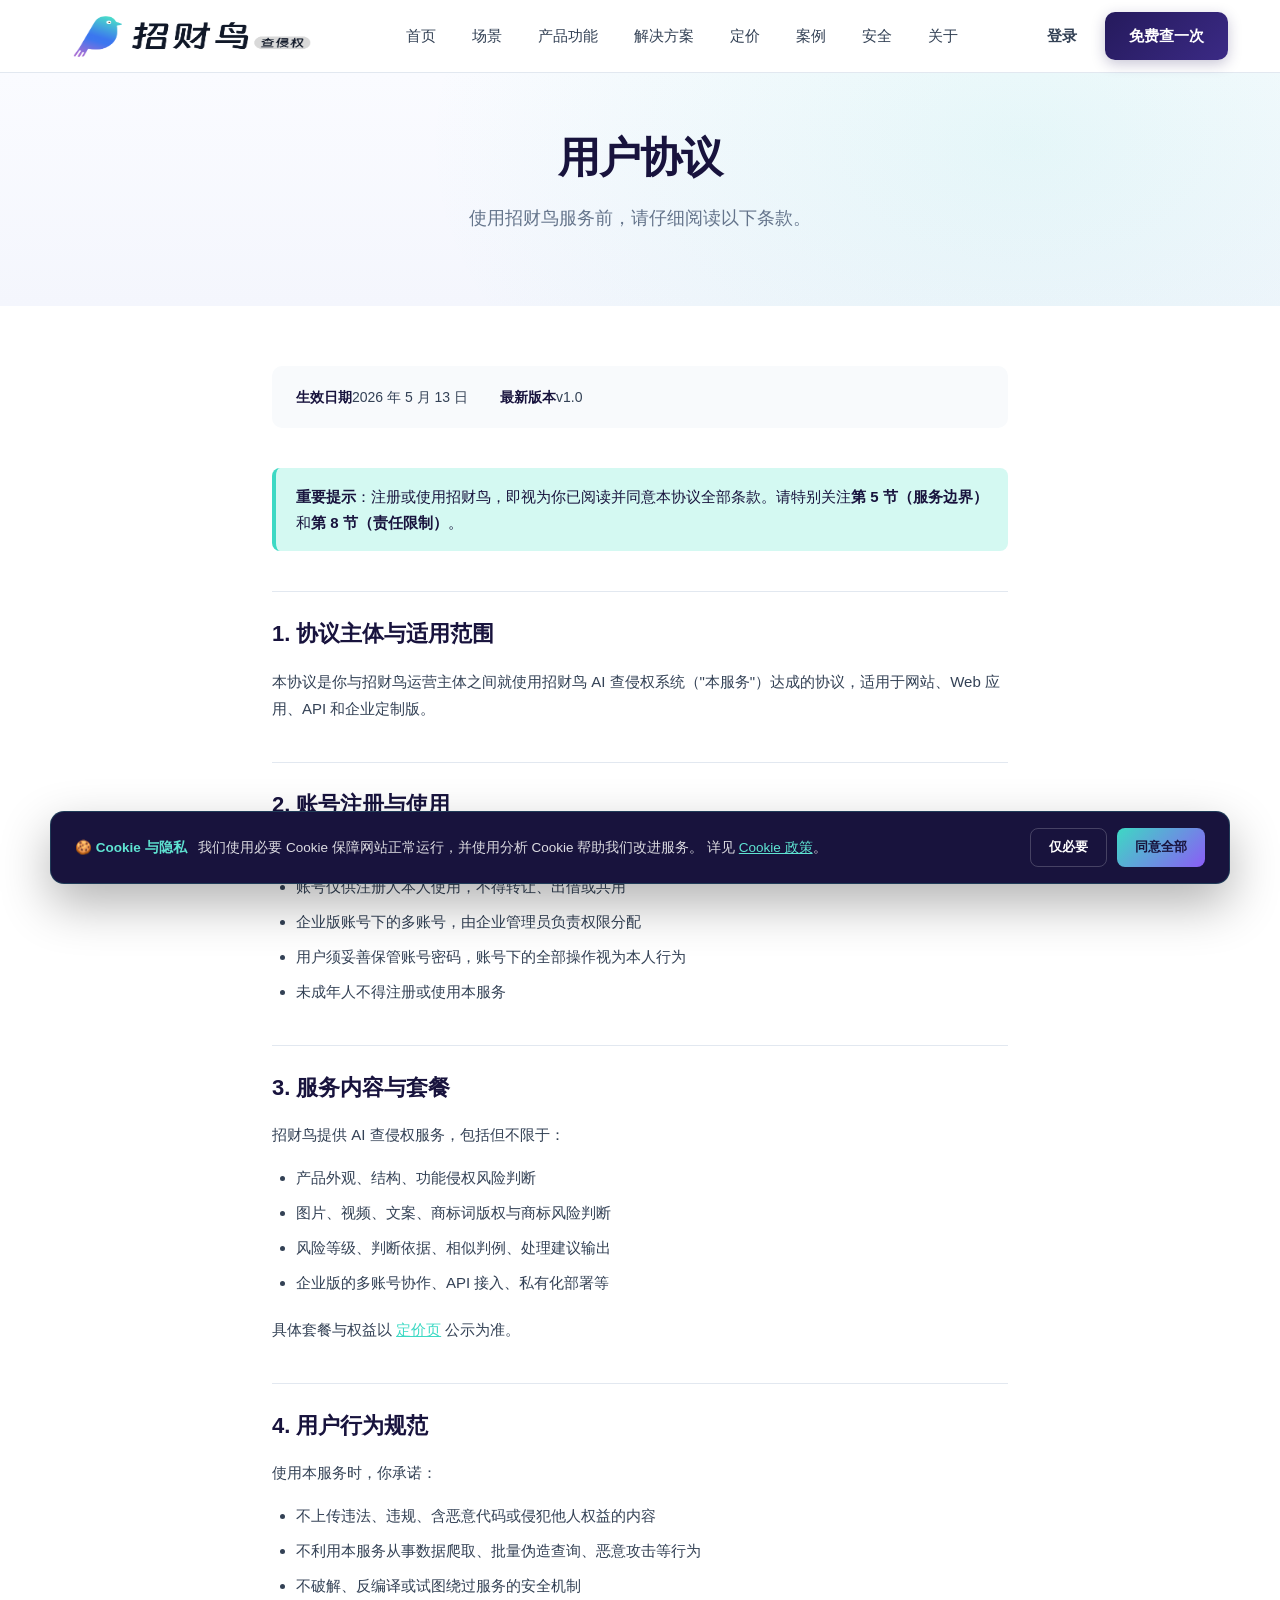
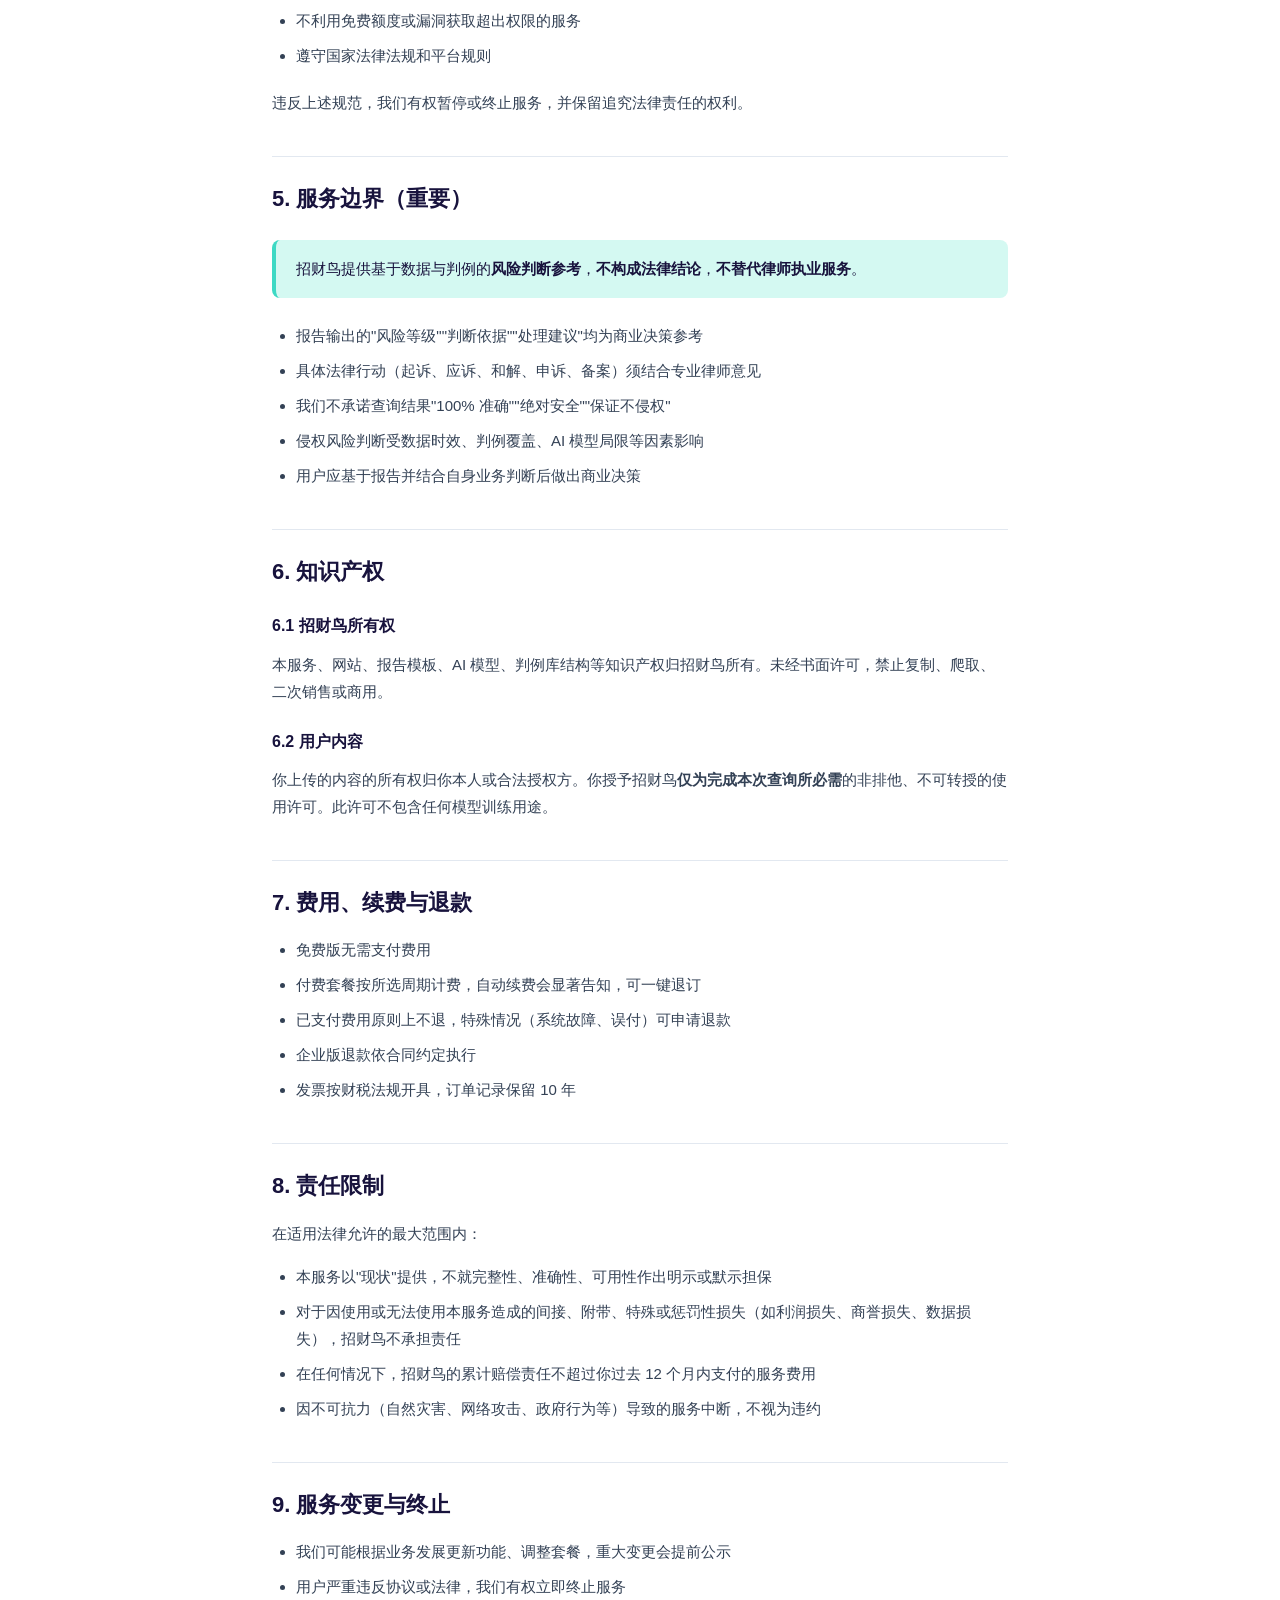
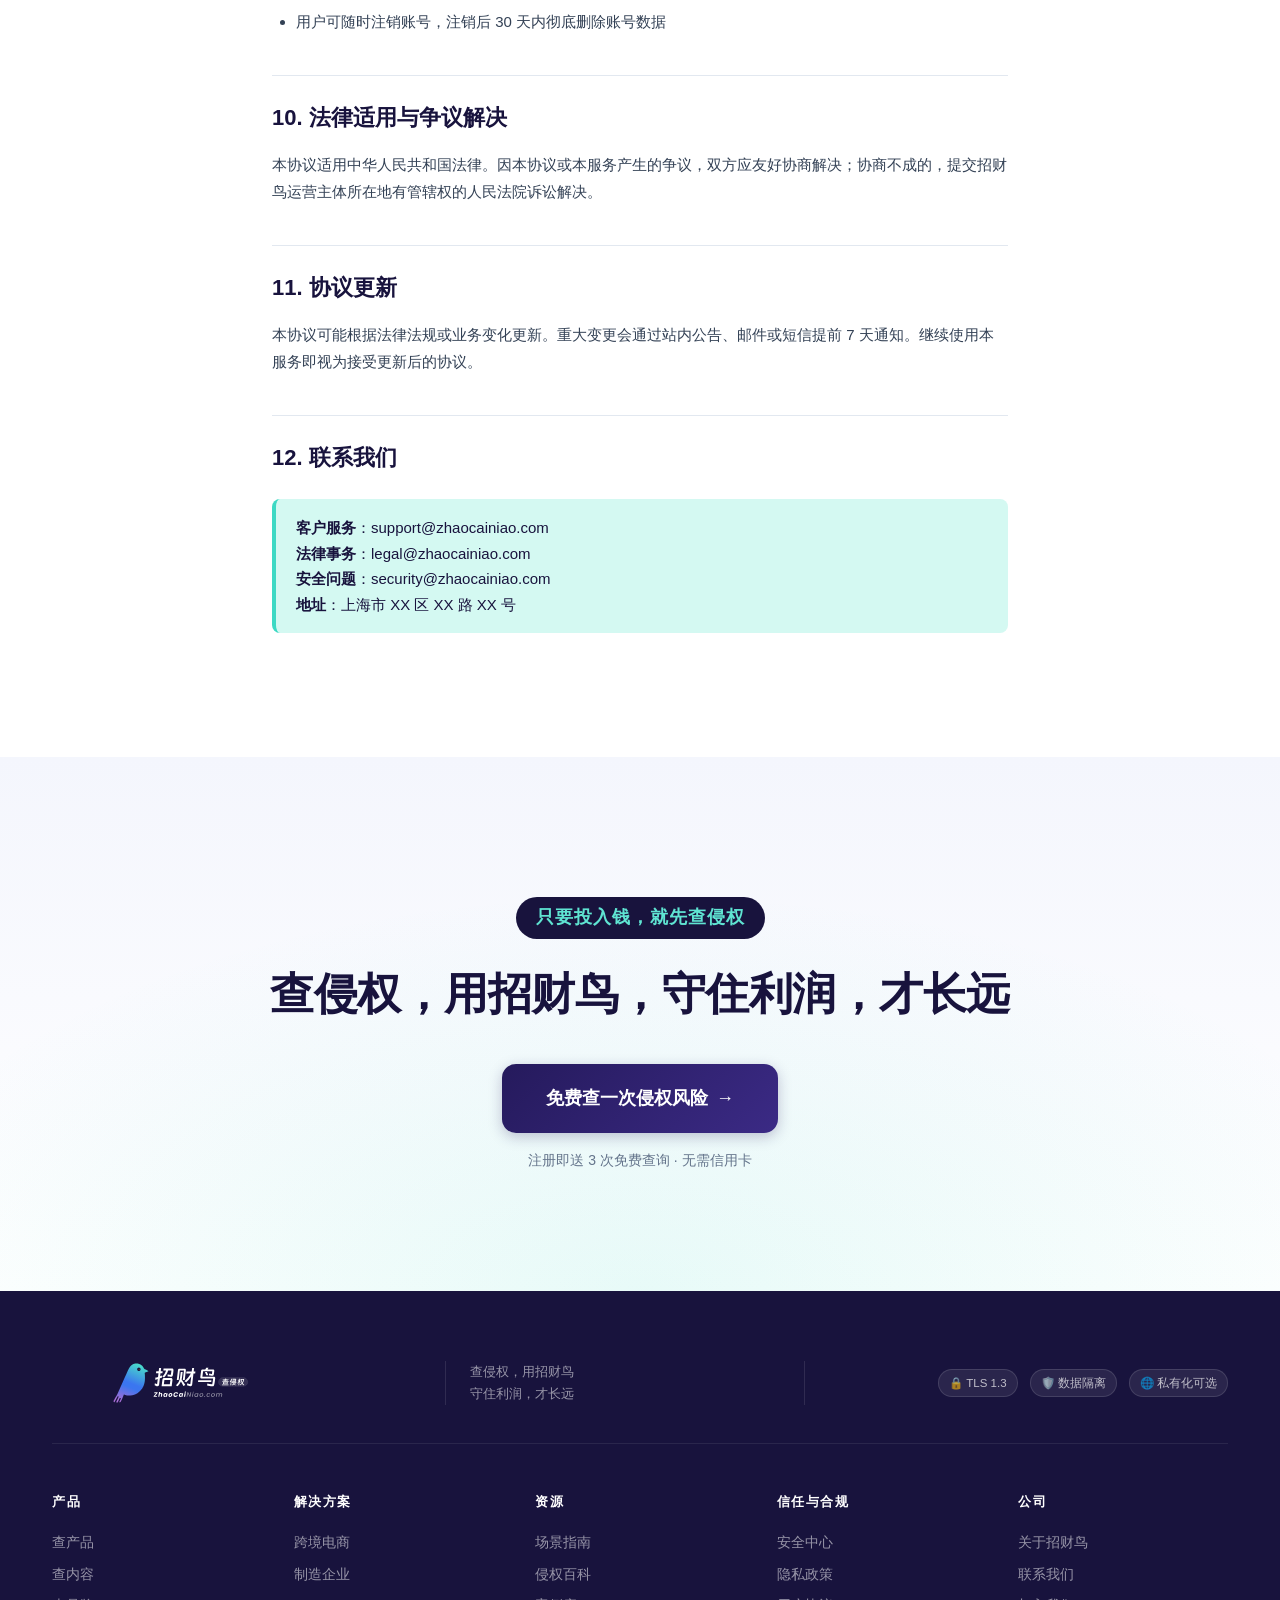
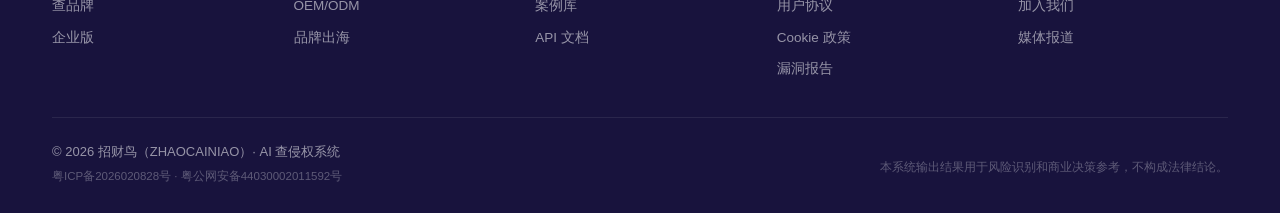
<file: terms/index.html>
<!DOCTYPE html><html  lang="zh-CN"><head><meta charset="UTF-8">
<meta name="viewport" content="width=device-width, initial-scale=1.0, maximum-scale=1.0, user-scalable=no, viewport-fit=cover">
<title>用户协议 — 招财鸟</title>
<style>*,::backdrop,:after,:before{--tw-border-spacing-x:0;--tw-border-spacing-y:0;--tw-translate-x:0;--tw-translate-y:0;--tw-rotate:0;--tw-skew-x:0;--tw-skew-y:0;--tw-scale-x:1;--tw-scale-y:1;--tw-pan-x: ;--tw-pan-y: ;--tw-pinch-zoom: ;--tw-scroll-snap-strictness:proximity;--tw-gradient-from-position: ;--tw-gradient-via-position: ;--tw-gradient-to-position: ;--tw-ordinal: ;--tw-slashed-zero: ;--tw-numeric-figure: ;--tw-numeric-spacing: ;--tw-numeric-fraction: ;--tw-ring-inset: ;--tw-ring-offset-width:0px;--tw-ring-offset-color:#fff;--tw-ring-color:#3b82f680;--tw-ring-offset-shadow:0 0 #0000;--tw-ring-shadow:0 0 #0000;--tw-shadow:0 0 #0000;--tw-shadow-colored:0 0 #0000;--tw-blur: ;--tw-brightness: ;--tw-contrast: ;--tw-grayscale: ;--tw-hue-rotate: ;--tw-invert: ;--tw-saturate: ;--tw-sepia: ;--tw-drop-shadow: ;--tw-backdrop-blur: ;--tw-backdrop-brightness: ;--tw-backdrop-contrast: ;--tw-backdrop-grayscale: ;--tw-backdrop-hue-rotate: ;--tw-backdrop-invert: ;--tw-backdrop-opacity: ;--tw-backdrop-saturate: ;--tw-backdrop-sepia: ;--tw-contain-size: ;--tw-contain-layout: ;--tw-contain-paint: ;--tw-contain-style: }*,:after,:before{border:0 solid #e5e7eb;box-sizing:border-box}:after,:before{--tw-content:""}:host,html{line-height:1.5;-webkit-text-size-adjust:100%;font-family:-apple-system,BlinkMacSystemFont,PingFang SC,Hiragino Sans GB,Microsoft YaHei,Helvetica Neue,Arial,sans-serif;font-feature-settings:normal;font-variation-settings:normal;tab-size:4;-webkit-tap-highlight-color:transparent}body{line-height:inherit;margin:0}hr{border-top-width:1px;color:inherit;height:0}abbr:where([title]){-webkit-text-decoration:underline dotted;text-decoration:underline dotted}h1,h2,h3,h4,h5,h6{font-size:inherit;font-weight:inherit}a{color:inherit;text-decoration:inherit}b,strong{font-weight:bolder}code,kbd,pre,samp{font-family:ui-monospace,SFMono-Regular,Menlo,Monaco,Consolas,Liberation Mono,Courier New,monospace;font-feature-settings:normal;font-size:1em;font-variation-settings:normal}small{font-size:80%}sub,sup{font-size:75%;line-height:0;position:relative;vertical-align:initial}sub{bottom:-.25em}sup{top:-.5em}table{border-collapse:collapse;border-color:inherit;text-indent:0}button,input,optgroup,select,textarea{color:inherit;font-family:inherit;font-feature-settings:inherit;font-size:100%;font-variation-settings:inherit;font-weight:inherit;letter-spacing:inherit;line-height:inherit;margin:0;padding:0}button,select{text-transform:none}button,input:where([type=button]),input:where([type=reset]),input:where([type=submit]){-webkit-appearance:button;background-color:initial;background-image:none}:-moz-focusring{outline:auto}:-moz-ui-invalid{box-shadow:none}progress{vertical-align:initial}::-webkit-inner-spin-button,::-webkit-outer-spin-button{height:auto}[type=search]{-webkit-appearance:textfield;outline-offset:-2px}::-webkit-search-decoration{-webkit-appearance:none}::-webkit-file-upload-button{-webkit-appearance:button;font:inherit}summary{display:list-item}blockquote,dd,dl,figure,h1,h2,h3,h4,h5,h6,hr,p,pre{margin:0}fieldset{margin:0}fieldset,legend{padding:0}menu,ol,ul{list-style:none;margin:0;padding:0}dialog{padding:0}textarea{resize:vertical}input::placeholder,textarea::placeholder{color:#9ca3af;opacity:1}[role=button],button{cursor:pointer}:disabled{cursor:default}audio,canvas,embed,iframe,img,object,svg,video{display:block;vertical-align:middle}img,video{height:auto;max-width:100%}[hidden]:where(:not([hidden=until-found])){display:none}.container{width:100%}@media(min-width:640px){.container{max-width:640px}}@media(min-width:768px){.container{max-width:768px}}@media(min-width:1024px){.container{max-width:1024px}}@media(min-width:1280px){.container{max-width:1280px}}@media(min-width:1536px){.container{max-width:1536px}}.visible{visibility:visible}.collapse{visibility:collapse}.fixed{position:fixed}.absolute{position:absolute}.relative{position:relative}.sticky{position:sticky}.block{display:block}.flex{display:flex}.table{display:table}.grid{display:grid}.hidden{display:none}.flex-shrink{flex-shrink:1}.border-collapse{border-collapse:collapse}.transform{transform:translate(var(--tw-translate-x),var(--tw-translate-y)) rotate(var(--tw-rotate)) skew(var(--tw-skew-x)) skewY(var(--tw-skew-y)) scaleX(var(--tw-scale-x)) scaleY(var(--tw-scale-y))}.flex-wrap{flex-wrap:wrap}.border{border-width:1px}.uppercase{text-transform:uppercase}.italic{font-style:italic}.underline{text-decoration-line:underline}.blur{--tw-blur:blur(8px)}.blur,.filter{filter:var(--tw-blur) var(--tw-brightness) var(--tw-contrast) var(--tw-grayscale) var(--tw-hue-rotate) var(--tw-invert) var(--tw-saturate) var(--tw-sepia) var(--tw-drop-shadow)}.transition{transition-duration:.15s;transition-property:color,background-color,border-color,text-decoration-color,fill,stroke,opacity,box-shadow,transform,filter,backdrop-filter;transition-timing-function:cubic-bezier(.4,0,.2,1)}.ease-in-out{transition-timing-function:cubic-bezier(.4,0,.2,1)}</style>
<style>*,:after,:before{--tw-border-spacing-x:0;--tw-border-spacing-y:0;--tw-translate-x:0;--tw-translate-y:0;--tw-rotate:0;--tw-skew-x:0;--tw-skew-y:0;--tw-scale-x:1;--tw-scale-y:1;--tw-pan-x: ;--tw-pan-y: ;--tw-pinch-zoom: ;--tw-scroll-snap-strictness:proximity;--tw-gradient-from-position: ;--tw-gradient-via-position: ;--tw-gradient-to-position: ;--tw-ordinal: ;--tw-slashed-zero: ;--tw-numeric-figure: ;--tw-numeric-spacing: ;--tw-numeric-fraction: ;--tw-ring-inset: ;--tw-ring-offset-width:0px;--tw-ring-offset-color:#fff;--tw-ring-color:rgba(59,130,246,.5);--tw-ring-offset-shadow:0 0 #0000;--tw-ring-shadow:0 0 #0000;--tw-shadow:0 0 #0000;--tw-shadow-colored:0 0 #0000;--tw-blur: ;--tw-brightness: ;--tw-contrast: ;--tw-grayscale: ;--tw-hue-rotate: ;--tw-invert: ;--tw-saturate: ;--tw-sepia: ;--tw-drop-shadow: ;--tw-backdrop-blur: ;--tw-backdrop-brightness: ;--tw-backdrop-contrast: ;--tw-backdrop-grayscale: ;--tw-backdrop-hue-rotate: ;--tw-backdrop-invert: ;--tw-backdrop-opacity: ;--tw-backdrop-saturate: ;--tw-backdrop-sepia: ;--tw-contain-size: ;--tw-contain-layout: ;--tw-contain-paint: ;--tw-contain-style: }::backdrop{--tw-border-spacing-x:0;--tw-border-spacing-y:0;--tw-translate-x:0;--tw-translate-y:0;--tw-rotate:0;--tw-skew-x:0;--tw-skew-y:0;--tw-scale-x:1;--tw-scale-y:1;--tw-pan-x: ;--tw-pan-y: ;--tw-pinch-zoom: ;--tw-scroll-snap-strictness:proximity;--tw-gradient-from-position: ;--tw-gradient-via-position: ;--tw-gradient-to-position: ;--tw-ordinal: ;--tw-slashed-zero: ;--tw-numeric-figure: ;--tw-numeric-spacing: ;--tw-numeric-fraction: ;--tw-ring-inset: ;--tw-ring-offset-width:0px;--tw-ring-offset-color:#fff;--tw-ring-color:rgba(59,130,246,.5);--tw-ring-offset-shadow:0 0 #0000;--tw-ring-shadow:0 0 #0000;--tw-shadow:0 0 #0000;--tw-shadow-colored:0 0 #0000;--tw-blur: ;--tw-brightness: ;--tw-contrast: ;--tw-grayscale: ;--tw-hue-rotate: ;--tw-invert: ;--tw-saturate: ;--tw-sepia: ;--tw-drop-shadow: ;--tw-backdrop-blur: ;--tw-backdrop-brightness: ;--tw-backdrop-contrast: ;--tw-backdrop-grayscale: ;--tw-backdrop-hue-rotate: ;--tw-backdrop-invert: ;--tw-backdrop-opacity: ;--tw-backdrop-saturate: ;--tw-backdrop-sepia: ;--tw-contain-size: ;--tw-contain-layout: ;--tw-contain-paint: ;--tw-contain-style: }*,:after,:before{border:0 solid #e5e7eb;box-sizing:border-box}:after,:before{--tw-content:""}:host,html{line-height:1.5;-webkit-text-size-adjust:100%;font-family:-apple-system,BlinkMacSystemFont,PingFang SC,Hiragino Sans GB,Microsoft YaHei,Helvetica Neue,Arial,sans-serif;font-feature-settings:normal;font-variation-settings:normal;-moz-tab-size:4;-o-tab-size:4;tab-size:4;-webkit-tap-highlight-color:transparent}body{line-height:inherit;margin:0}hr{border-top-width:1px;color:inherit;height:0}abbr:where([title]){-webkit-text-decoration:underline dotted;text-decoration:underline dotted}h1,h2,h3,h4,h5,h6{font-size:inherit;font-weight:inherit}a{text-decoration:inherit}b,strong{font-weight:bolder}code,kbd,pre,samp{font-family:ui-monospace,SFMono-Regular,Menlo,Monaco,Consolas,Liberation Mono,Courier New,monospace;font-feature-settings:normal;font-size:1em;font-variation-settings:normal}small{font-size:80%}sub,sup{font-size:75%;line-height:0;position:relative;vertical-align:baseline}sub{bottom:-.25em}sup{top:-.5em}table{border-collapse:collapse;border-color:inherit;text-indent:0}button,input,optgroup,select,textarea{color:inherit;font-family:inherit;font-feature-settings:inherit;font-size:100%;font-variation-settings:inherit;font-weight:inherit;letter-spacing:inherit;line-height:inherit;margin:0;padding:0}button,select{text-transform:none}button,input:where([type=button]),input:where([type=reset]),input:where([type=submit]){-webkit-appearance:button;background-color:transparent;background-image:none}:-moz-focusring{outline:auto}:-moz-ui-invalid{box-shadow:none}progress{vertical-align:baseline}::-webkit-inner-spin-button,::-webkit-outer-spin-button{height:auto}[type=search]{-webkit-appearance:textfield;outline-offset:-2px}::-webkit-search-decoration{-webkit-appearance:none}::-webkit-file-upload-button{-webkit-appearance:button;font:inherit}summary{display:list-item}blockquote,dd,dl,figure,h1,h2,h3,h4,h5,h6,hr,p,pre{margin:0}fieldset{margin:0}fieldset,legend{padding:0}menu,ol,ul{list-style:none;margin:0;padding:0}dialog{padding:0}textarea{resize:vertical}input::-moz-placeholder,textarea::-moz-placeholder{color:#9ca3af;opacity:1}input::placeholder,textarea::placeholder{color:#9ca3af;opacity:1}[role=button],button{cursor:pointer}:disabled{cursor:default}audio,canvas,embed,iframe,img,object,svg,video{display:block;vertical-align:middle}img,video{height:auto;max-width:100%}[hidden]:where(:not([hidden=until-found])){display:none}.container{width:100%}@media(min-width:640px){.container{max-width:640px}}@media(min-width:768px){.container{max-width:768px}}@media(min-width:1024px){.container{max-width:1024px}}@media(min-width:1280px){.container{max-width:1280px}}@media(min-width:1536px){.container{max-width:1536px}}.visible{visibility:visible}.collapse{visibility:collapse}.fixed{position:fixed}.absolute{position:absolute}.relative{position:relative}.sticky{position:sticky}.block{display:block}.flex{display:flex}.table{display:table}.grid{display:grid}.hidden{display:none}.flex-shrink{flex-shrink:1}.border-collapse{border-collapse:collapse}.transform{transform:translate(var(--tw-translate-x),var(--tw-translate-y)) rotate(var(--tw-rotate)) skew(var(--tw-skew-x)) skewY(var(--tw-skew-y)) scaleX(var(--tw-scale-x)) scaleY(var(--tw-scale-y))}.flex-wrap{flex-wrap:wrap}.border{border-width:1px}.uppercase{text-transform:uppercase}.italic{font-style:italic}.underline{text-decoration-line:underline}.blur{--tw-blur:blur(8px)}.blur,.filter{filter:var(--tw-blur) var(--tw-brightness) var(--tw-contrast) var(--tw-grayscale) var(--tw-hue-rotate) var(--tw-invert) var(--tw-saturate) var(--tw-sepia) var(--tw-drop-shadow)}.transition{transition-duration:.15s;transition-property:color,background-color,border-color,text-decoration-color,fill,stroke,opacity,box-shadow,transform,filter,backdrop-filter;transition-timing-function:cubic-bezier(.4,0,.2,1)}.ease-in-out{transition-timing-function:cubic-bezier(.4,0,.2,1)}:root{--navy-900:#18133d;--navy-800:#251a5c;--navy-700:#3b2a85;--navy-600:#5b43b5;--navy-100:#ede9fe;--gold-500:#3dd9c4;--gold-400:#5fe4d2;--gold-100:#d4f9f2;--brand-grad:linear-gradient(135deg,#3dd9c4,#8b5cf6);--brand-grad-soft:linear-gradient(135deg,rgba(61,217,196,.12),rgba(139,92,246,.12));--red-500:#dc2626;--red-100:#fee2e2;--orange-500:#ea8a1f;--yellow-500:#f5c518;--green-500:#10b981;--gray-900:#0f172a;--gray-700:#334155;--gray-500:#64748b;--gray-300:#cbd5e1;--gray-200:#e2e8f0;--gray-100:#f1f5f9;--gray-50:#f8fafc;--white:#fff}*{box-sizing:border-box;margin:0;padding:0}body,html{background:var(--white);color:var(--gray-900);font-family:-apple-system,BlinkMacSystemFont,PingFang SC,Hiragino Sans GB,Microsoft YaHei,Helvetica Neue,Arial,sans-serif;font-size:16px;line-height:1.6;-webkit-font-smoothing:antialiased;-moz-osx-font-smoothing:grayscale}img{display:block;max-width:100%}a{color:inherit;text-decoration:none}ul{list-style:none}.container{margin:0 auto;max-width:1240px;padding:0 32px}.btn-ghost,.btn-gold,.btn-primary,.btn-secondary{align-items:center;border:none;border-radius:10px;cursor:pointer;display:inline-flex;font-size:15px;font-weight:600;gap:8px;justify-content:center;padding:12px 24px;transition:all .25s ease;white-space:nowrap}.btn-primary{background:linear-gradient(135deg,var(--navy-800) 0,var(--navy-700) 100%);box-shadow:0 4px 14px #251a5c40;color:#fff}.btn-primary:hover{box-shadow:0 8px 22px #251a5c59;transform:translateY(-2px)}.btn-gold{background:linear-gradient(135deg,var(--gold-500) 0,var(--gold-400) 100%);box-shadow:0 4px 14px #3dd9c459;color:var(--navy-900)}.btn-gold:hover{box-shadow:0 8px 22px #3dd9c473;transform:translateY(-2px)}.btn-secondary{background:#fff;border:1.5px solid var(--gray-200);color:var(--navy-800)}.btn-secondary:hover{border-color:var(--navy-800);transform:translateY(-2px)}.btn-ghost{background:transparent;color:var(--gray-700);padding:8px 16px}.btn-ghost:hover{color:var(--navy-800)}.btn-lg{border-radius:12px;font-size:16px;padding:16px 32px}.btn-xl{border-radius:14px;font-size:18px;padding:20px 44px}.btn-block{width:100%}.btn-arrow{font-size:18px;transition:transform .2s}.btn-gold:hover .btn-arrow,.btn-primary:hover .btn-arrow{transform:translate(4px)}.nav{-webkit-backdrop-filter:blur(12px);backdrop-filter:blur(12px);background:#fffffff2;border-bottom:1px solid var(--gray-200);position:sticky;top:0;z-index:100}.nav-inner{align-items:center;display:flex;height:72px;justify-content:space-between}.nav-links{display:flex;gap:36px}.nav-links a{color:var(--gray-700);font-size:15px;font-weight:500;transition:color .2s}.nav-links a:hover{color:var(--navy-800)}.nav-links a.active{color:#251a5c;font-weight:700}.nav-cta{align-items:center;display:flex;gap:12px}.section-head{margin:0 auto 60px;max-width:760px;text-align:center}.section-title{color:var(--navy-900);font-size:42px;font-weight:800;letter-spacing:-.5px;line-height:1.25;margin-bottom:16px}.title-gold{color:var(--gold-500)}.section-sub{color:var(--gray-500);font-size:17px;line-height:1.7}.sub-hero{background:radial-gradient(ellipse 600px 400px at 80% 30%,rgba(61,217,196,.1),transparent),linear-gradient(180deg,#fafbff,#f4f6fd);padding:80px 0 60px;text-align:center}.sub-hero-title{color:var(--navy-900);font-size:52px;font-weight:800;letter-spacing:-1px;line-height:1.2;margin-bottom:20px;margin-left:auto;margin-right:auto;max-width:880px}.sub-hero-title span{color:var(--gold-500)}.sub-hero-sub{color:var(--gray-500);font-size:18px;line-height:1.7;margin:0 auto 32px;max-width:680px}.sub-hero-cta{display:flex;gap:14px;justify-content:center}@media(max-width:1024px){.section-title,.sub-hero-title{font-size:34px}.container{padding:0 20px}}@media(max-width:640px){.section-title,.sub-hero-title{font-size:26px}.btn-lg,.btn-xl{font-size:15px;padding:14px 24px}.cookie-inner{flex-direction:column;gap:16px}}</style>
<style>.cookie-banner[data-v-6292ad33]{background:var(--navy-900);border:1px solid rgba(61,217,196,.2);border-radius:14px;bottom:16px;box-shadow:0 20px 50px #0000004d;color:#fff;display:none;left:16px;margin:0 auto;max-width:1180px;padding:16px 24px;position:fixed;right:16px;z-index:999}.cookie-banner.show[data-v-6292ad33]{display:block}.cookie-inner[data-v-6292ad33]{align-items:center;display:flex;gap:24px;justify-content:space-between;max-width:none;padding:0}.cookie-text[data-v-6292ad33]{color:#ffffffd9;font-size:13.5px;line-height:1.6}.cookie-text strong[data-v-6292ad33]{color:var(--gold-400);margin-right:8px}.cookie-text a[data-v-6292ad33]{color:var(--gold-400);text-decoration:underline}.cookie-actions[data-v-6292ad33]{display:flex;flex-shrink:0;gap:10px}.cookie-btn[data-v-6292ad33]{background:transparent;border:1px solid hsla(0,0%,100%,.2);border-radius:8px;color:#fff;cursor:pointer;font-size:13px;font-weight:600;padding:8px 18px;transition:all .2s}.cookie-btn-primary[data-v-6292ad33]{background:var(--brand-grad);border:none;color:var(--navy-900)}.cookie-btn-ghost[data-v-6292ad33]:hover{background:#ffffff1a}@media(max-width:768px){.cookie-banner[data-v-6292ad33]{border-radius:14px 14px 0 0;bottom:0;left:0;padding:16px;right:0}.cookie-inner[data-v-6292ad33]{flex-direction:column;gap:16px;text-align:center}}</style>
<style>.logo[data-v-c82dc087]{align-items:center;display:flex}.logo-img[data-v-c82dc087]{height:75px;width:280px}.menu-toggle[data-v-c82dc087]{background:none;border:none;cursor:pointer;display:none;flex-direction:column;gap:5px;height:32px;justify-content:center;padding:4px;width:32px}.menu-toggle span[data-v-c82dc087]{background:var(--gray-700);border-radius:2px;display:block;height:2px;transition:all .3s ease;width:100%}.menu-toggle.active span[data-v-c82dc087]:first-child{transform:translateY(7px) rotate(45deg)}.menu-toggle.active span[data-v-c82dc087]:nth-child(2){opacity:0}.menu-toggle.active span[data-v-c82dc087]:nth-child(3){transform:translateY(-7px) rotate(-45deg)}@media(max-width:1024px){.menu-toggle[data-v-c82dc087]{display:flex}.nav-links[data-v-c82dc087]{background:#fff;border-bottom:1px solid var(--gray-200);box-shadow:0 4px 12px #00000014;flex-direction:column;gap:0;left:0;opacity:0;padding:20px;position:fixed;right:0;top:72px;transform:translateY(-100%);transition:all .3s ease;visibility:hidden;z-index:99}.nav-links.active[data-v-c82dc087]{opacity:1;transform:translateY(0);visibility:visible}.nav-links a[data-v-c82dc087]{border-bottom:1px solid var(--gray-100);color:var(--gray-700);display:block;font-weight:500;padding:14px 0}.nav-links a[data-v-c82dc087]:last-child{border-bottom:none}.nav-links a[data-v-c82dc087]:hover{color:#251a5c}.nav-links a.active[data-v-c82dc087]{color:#251a5c;font-weight:700}.nav-cta[data-v-c82dc087]{display:none}}</style>
<style>.footer[data-v-797b10c9]{background:var(--navy-900);color:#ffffffb3;padding:64px 0 28px}.footer-grid[data-v-797b10c9]{display:grid;gap:40px 32px;grid-template-columns:repeat(5,1fr)}.footer-col-brand[data-v-797b10c9],.footer-grid[data-v-797b10c9]{border-bottom:1px solid hsla(0,0%,100%,.08);padding-bottom:32px}.footer-col-brand[data-v-797b10c9]{align-items:center;display:flex;flex-wrap:wrap;gap:32px;grid-column:1/-1;justify-content:space-between;margin-bottom:8px}.footer-col-brand .logo[data-v-797b10c9]{flex-shrink:0}.footer-col-brand .footer-slogan[data-v-797b10c9]{border-left:1px solid hsla(0,0%,100%,.1);border-right:1px solid hsla(0,0%,100%,.1);color:#ffffff8c;flex:1;font-size:13px;line-height:1.7;margin:0;max-width:360px;padding:0 24px}.footer-col-brand .footer-badges[data-v-797b10c9]{flex-shrink:0;margin-top:0}.logo[data-v-797b10c9]{align-items:center;display:flex;gap:0}.logo-img[data-v-797b10c9]{display:block;height:56px;width:260px}.footer-slogan[data-v-797b10c9]{color:#fff9;font-size:15px;line-height:1.7;margin-top:20px}.footer-badges[data-v-797b10c9]{display:flex;gap:12px;margin-top:16px}.fb[data-v-797b10c9]{background:#ffffff14;border:1px solid hsla(0,0%,100%,.12);border-radius:999px;font-size:11.5px;padding:4px 10px}.footer-col h5[data-v-797b10c9]{color:#fff;font-size:13px;font-weight:700;letter-spacing:1.5px;margin-bottom:14px}.footer-col a[data-v-797b10c9]{color:#ffffff8c;display:block;font-size:13.5px;padding:5px 0;transition:color .2s}.footer-col a[data-v-797b10c9]:hover{color:var(--gold-400)}.footer-bottom[data-v-797b10c9]{align-items:center;color:#fff6;display:flex;font-size:13px;justify-content:space-between;padding-top:24px}.footer-bottom-left p[data-v-797b10c9]:first-child{color:#ffffff8c;font-size:13px}.footer-meta[data-v-797b10c9]{margin-top:4px}.footer-disclaimer[data-v-797b10c9],.footer-meta[data-v-797b10c9]{color:#ffffff4d;font-size:11.5px}.footer-disclaimer[data-v-797b10c9]{margin-top:8px}@media(max-width:1100px){.footer-grid[data-v-797b10c9]{grid-template-columns:repeat(3,1fr)}.footer-col-brand[data-v-797b10c9]{align-items:flex-start;flex-direction:column;gap:18px}.footer-col-brand .footer-slogan[data-v-797b10c9]{border-left:none;border-right:none;max-width:100%;padding:0}}@media(max-width:720px){.footer-grid[data-v-797b10c9]{gap:32px 24px;grid-template-columns:repeat(2,1fr)}}@media(max-width:480px){.footer-grid[data-v-797b10c9]{grid-template-columns:1fr}}</style>
<style>.legal-doc[data-v-02f0ca2c]{background:#fff;padding:60px 0 100px}.legal-inner[data-v-02f0ca2c]{margin:0 auto;max-width:800px}.legal-meta[data-v-02f0ca2c]{background:var(--gray-50);border-radius:10px;color:var(--gray-700);display:flex;font-size:14px;gap:32px;margin-bottom:40px;padding:20px 24px}.legal-callout[data-v-02f0ca2c],.legal-meta span strong[data-v-02f0ca2c]{color:var(--navy-900)}.legal-callout[data-v-02f0ca2c]{background:var(--gold-100);border-left:4px solid var(--gold-500);border-radius:8px;font-size:15px;line-height:1.7;margin:24px 0;padding:16px 20px}.legal-doc h2[data-v-02f0ca2c]{border-top:1px solid var(--gray-200);color:var(--navy-900);font-size:22px;font-weight:700;margin:40px 0 16px;padding-top:24px}.legal-doc h3[data-v-02f0ca2c]{color:var(--navy-900);font-size:16px;font-weight:600;margin:24px 0 12px}.legal-doc p[data-v-02f0ca2c]{color:var(--gray-700);font-size:15px;line-height:1.8;margin-bottom:16px}.legal-doc ul[data-v-02f0ca2c]{margin:0 0 20px;padding-left:24px}.legal-doc ul li[data-v-02f0ca2c]{color:var(--gray-700);font-size:15px;line-height:1.8;list-style:disc;margin-bottom:8px}</style>
<style>.final-cta[data-v-75471b98]{background:radial-gradient(ellipse 800px 400px at 50% 100%,rgba(61,217,196,.12),transparent),linear-gradient(180deg,#f4f6fd,#fff);padding:120px 0;text-align:center}.final-title[data-v-75471b98]{color:var(--navy-900);font-size:44px;font-weight:800;letter-spacing:-.5px;line-height:1.4;margin-bottom:40px}.final-title .hook[data-v-75471b98]{background:var(--navy-900);border-radius:999px;color:var(--gold-400);display:inline-block;font-size:18px;font-weight:600;letter-spacing:1px;margin-bottom:24px;padding:8px 20px}.final-buttons[data-v-75471b98]{margin-bottom:16px}.final-note[data-v-75471b98]{color:var(--gray-500);font-size:14px}@media(max-width:640px){.final-title[data-v-75471b98]{font-size:28px}.final-title .hook[data-v-75471b98]{font-size:14px}}</style>
<link rel="stylesheet" href="/_nuxt/FinalCtaSection.CKxeoguX.css" crossorigin>
<link rel="preload" as="fetch" crossorigin="anonymous" href="/terms/_payload.json?44bab47d-7680-43de-b642-35fe1ce26671">
<link rel="modulepreload" as="script" crossorigin href="/_nuxt/DHElRL44.js">
<link rel="modulepreload" as="script" crossorigin href="/_nuxt/DJl-TVFh.js">
<link rel="modulepreload" as="script" crossorigin href="/_nuxt/f-vK1Lpc.js">
<link rel="modulepreload" as="script" crossorigin href="/_nuxt/syWlpH96.js">
<link rel="modulepreload" as="script" crossorigin href="/_nuxt/DjxhLxQc.js">
<link rel="modulepreload" as="script" crossorigin href="/_nuxt/6NRZUHvc.js">
<link rel="modulepreload" as="script" crossorigin href="/_nuxt/Bj_38Nf-.js">
<script type="module" src="/_nuxt/DHElRL44.js" crossorigin></script>
<meta name="referrer" content="strict-origin-when-cross-origin">
<meta http-equiv="X-Content-Type-Options" content="nosniff">
<meta name="format-detection" content="telephone=no">
<meta name="apple-mobile-web-app-capable" content="yes">
<meta name="apple-mobile-web-app-status-bar-style" content="black-translucent">
<link rel="icon" type="image/x-icon" href="/favicon.ico"></head><body><div id="__nuxt"><div><div><header class="nav" data-v-c82dc087><div class="container nav-inner" data-v-c82dc087><a href="/" class="logo" data-v-c82dc087><img src="/logo-compact.png" alt="招财鸟 · AI 查侵权" class="logo-img" data-v-c82dc087></a><button class="menu-toggle" data-v-c82dc087><span data-v-c82dc087></span><span data-v-c82dc087></span><span data-v-c82dc087></span></button><nav class="nav-links" data-v-c82dc087><a href="/" class="" data-v-c82dc087>首页</a><a href="/#scenes" class="" data-v-c82dc087>场景</a><a href="/product" class="" data-v-c82dc087>产品功能</a><a href="/solutions" class="" data-v-c82dc087>解决方案</a><a href="/pricing" class="" data-v-c82dc087>定价</a><a href="/#cases" class="" data-v-c82dc087>案例</a><a href="/security" class="" data-v-c82dc087>安全</a><a href="/about" class="" data-v-c82dc087>关于</a></nav><div class="nav-cta" data-v-c82dc087><a href="#" class="btn-ghost" data-v-c82dc087>登录</a><a href="#cta" class="btn-primary" data-v-c82dc087>免费查一次</a></div></div></header><main><!--[--><div data-v-02f0ca2c><!--[--><!----><!--]--><section class="sub-hero" style="padding:60px 0 40px;" data-v-02f0ca2c><div class="container" data-v-02f0ca2c><h1 class="sub-hero-title" style="font-size:42px;" data-v-02f0ca2c>用户协议</h1><p class="sub-hero-sub" data-v-02f0ca2c>使用招财鸟服务前，请仔细阅读以下条款。</p></div></section><section class="legal-doc" data-v-02f0ca2c><div class="container legal-inner" data-v-02f0ca2c><div class="legal-meta" data-v-02f0ca2c><span data-v-02f0ca2c><strong data-v-02f0ca2c>生效日期</strong>2026 年 5 月 13 日</span><span data-v-02f0ca2c><strong data-v-02f0ca2c>最新版本</strong>v1.0</span></div><div class="legal-callout" data-v-02f0ca2c><strong data-v-02f0ca2c>重要提示</strong>：注册或使用招财鸟，即视为你已阅读并同意本协议全部条款。请特别关注<strong data-v-02f0ca2c>第 5 节（服务边界）</strong>和<strong data-v-02f0ca2c>第 8 节（责任限制）</strong>。 </div><h2 id="s1" data-v-02f0ca2c>1. 协议主体与适用范围</h2><p data-v-02f0ca2c>本协议是你与招财鸟运营主体之间就使用招财鸟 AI 查侵权系统（&quot;本服务&quot;）达成的协议，适用于网站、Web 应用、API 和企业定制版。</p><h2 id="s2" data-v-02f0ca2c>2. 账号注册与使用</h2><ul data-v-02f0ca2c><li data-v-02f0ca2c>使用本服务需注册账号，注册时需提供真实有效信息</li><li data-v-02f0ca2c>账号仅供注册人本人使用，不得转让、出借或共用</li><li data-v-02f0ca2c>企业版账号下的多账号，由企业管理员负责权限分配</li><li data-v-02f0ca2c>用户须妥善保管账号密码，账号下的全部操作视为本人行为</li><li data-v-02f0ca2c>未成年人不得注册或使用本服务</li></ul><h2 id="s3" data-v-02f0ca2c>3. 服务内容与套餐</h2><p data-v-02f0ca2c>招财鸟提供 AI 查侵权服务，包括但不限于：</p><ul data-v-02f0ca2c><li data-v-02f0ca2c>产品外观、结构、功能侵权风险判断</li><li data-v-02f0ca2c>图片、视频、文案、商标词版权与商标风险判断</li><li data-v-02f0ca2c>风险等级、判断依据、相似判例、处理建议输出</li><li data-v-02f0ca2c>企业版的多账号协作、API 接入、私有化部署等</li></ul><p data-v-02f0ca2c>具体套餐与权益以 <a href="/pricing" class="" style="color:var(--gold-500);text-decoration:underline;" data-v-02f0ca2c>定价页</a> 公示为准。</p><h2 id="s4" data-v-02f0ca2c>4. 用户行为规范</h2><p data-v-02f0ca2c>使用本服务时，你承诺：</p><ul data-v-02f0ca2c><li data-v-02f0ca2c>不上传违法、违规、含恶意代码或侵犯他人权益的内容</li><li data-v-02f0ca2c>不利用本服务从事数据爬取、批量伪造查询、恶意攻击等行为</li><li data-v-02f0ca2c>不破解、反编译或试图绕过服务的安全机制</li><li data-v-02f0ca2c>不利用免费额度或漏洞获取超出权限的服务</li><li data-v-02f0ca2c>遵守国家法律法规和平台规则</li></ul><p data-v-02f0ca2c>违反上述规范，我们有权暂停或终止服务，并保留追究法律责任的权利。</p><h2 id="s5" data-v-02f0ca2c>5. 服务边界（重要）</h2><div class="legal-callout" data-v-02f0ca2c> 招财鸟提供基于数据与判例的<strong data-v-02f0ca2c>风险判断参考</strong>，<strong data-v-02f0ca2c>不构成法律结论</strong>，<strong data-v-02f0ca2c>不替代律师执业服务</strong>。 </div><ul data-v-02f0ca2c><li data-v-02f0ca2c>报告输出的&quot;风险等级&quot;&quot;判断依据&quot;&quot;处理建议&quot;均为商业决策参考</li><li data-v-02f0ca2c>具体法律行动（起诉、应诉、和解、申诉、备案）须结合专业律师意见</li><li data-v-02f0ca2c>我们不承诺查询结果&quot;100% 准确&quot;&quot;绝对安全&quot;&quot;保证不侵权&quot;</li><li data-v-02f0ca2c>侵权风险判断受数据时效、判例覆盖、AI 模型局限等因素影响</li><li data-v-02f0ca2c>用户应基于报告并结合自身业务判断后做出商业决策</li></ul><h2 id="s6" data-v-02f0ca2c>6. 知识产权</h2><h3 data-v-02f0ca2c>6.1 招财鸟所有权</h3><p data-v-02f0ca2c>本服务、网站、报告模板、AI 模型、判例库结构等知识产权归招财鸟所有。未经书面许可，禁止复制、爬取、二次销售或商用。</p><h3 data-v-02f0ca2c>6.2 用户内容</h3><p data-v-02f0ca2c>你上传的内容的所有权归你本人或合法授权方。你授予招财鸟<strong data-v-02f0ca2c>仅为完成本次查询所必需</strong>的非排他、不可转授的使用许可。此许可不包含任何模型训练用途。</p><h2 id="s7" data-v-02f0ca2c>7. 费用、续费与退款</h2><ul data-v-02f0ca2c><li data-v-02f0ca2c>免费版无需支付费用</li><li data-v-02f0ca2c>付费套餐按所选周期计费，自动续费会显著告知，可一键退订</li><li data-v-02f0ca2c>已支付费用原则上不退，特殊情况（系统故障、误付）可申请退款</li><li data-v-02f0ca2c>企业版退款依合同约定执行</li><li data-v-02f0ca2c>发票按财税法规开具，订单记录保留 10 年</li></ul><h2 id="s8" data-v-02f0ca2c>8. 责任限制</h2><p data-v-02f0ca2c>在适用法律允许的最大范围内：</p><ul data-v-02f0ca2c><li data-v-02f0ca2c>本服务以&quot;现状&quot;提供，不就完整性、准确性、可用性作出明示或默示担保</li><li data-v-02f0ca2c>对于因使用或无法使用本服务造成的间接、附带、特殊或惩罚性损失（如利润损失、商誉损失、数据损失），招财鸟不承担责任</li><li data-v-02f0ca2c>在任何情况下，招财鸟的累计赔偿责任不超过你过去 12 个月内支付的服务费用</li><li data-v-02f0ca2c>因不可抗力（自然灾害、网络攻击、政府行为等）导致的服务中断，不视为违约</li></ul><h2 id="s9" data-v-02f0ca2c>9. 服务变更与终止</h2><ul data-v-02f0ca2c><li data-v-02f0ca2c>我们可能根据业务发展更新功能、调整套餐，重大变更会提前公示</li><li data-v-02f0ca2c>用户严重违反协议或法律，我们有权立即终止服务</li><li data-v-02f0ca2c>用户可随时注销账号，注销后 30 天内彻底删除账号数据</li></ul><h2 id="s10" data-v-02f0ca2c>10. 法律适用与争议解决</h2><p data-v-02f0ca2c>本协议适用中华人民共和国法律。因本协议或本服务产生的争议，双方应友好协商解决；协商不成的，提交招财鸟运营主体所在地有管辖权的人民法院诉讼解决。</p><h2 id="s11" data-v-02f0ca2c>11. 协议更新</h2><p data-v-02f0ca2c>本协议可能根据法律法规或业务变化更新。重大变更会通过站内公告、邮件或短信提前 7 天通知。继续使用本服务即视为接受更新后的协议。</p><h2 id="s12" data-v-02f0ca2c>12. 联系我们</h2><div class="legal-callout" data-v-02f0ca2c><strong data-v-02f0ca2c>客户服务</strong>：support@zhaocainiao.com<br data-v-02f0ca2c><strong data-v-02f0ca2c>法律事务</strong>：legal@zhaocainiao.com<br data-v-02f0ca2c><strong data-v-02f0ca2c>安全问题</strong>：security@zhaocainiao.com<br data-v-02f0ca2c><strong data-v-02f0ca2c>地址</strong>：上海市 XX 区 XX 路 XX 号 </div></div></section><section class="final-cta" data-v-02f0ca2c data-v-75471b98><div class="container" data-v-75471b98><h2 class="final-title" data-v-75471b98><span class="hook" data-v-75471b98>只要投入钱，就先查侵权</span><br data-v-75471b98> 查侵权，用招财鸟，守住利润，才长远 </h2><div class="final-buttons" data-v-75471b98><a href="#" class="btn-primary btn-xl" data-v-75471b98> 免费查一次侵权风险 <span class="btn-arrow" data-v-75471b98>→</span></a></div><p class="final-note" data-v-75471b98>注册即送 3 次免费查询 · 无需信用卡</p></div></section></div><!--]--></main><footer class="footer" data-v-797b10c9><div class="container" data-v-797b10c9><div class="footer-grid" data-v-797b10c9><div class="footer-col footer-col-brand" data-v-797b10c9><div class="logo" data-v-797b10c9><img src="/logo-compact-white.svg" alt="招财鸟 · AI 查侵权" class="logo-img" data-v-797b10c9></div><p class="footer-slogan" data-v-797b10c9>查侵权，用招财鸟<br data-v-797b10c9>守住利润，才长远</p><div class="footer-badges" data-v-797b10c9><span class="fb" data-v-797b10c9>🔒 TLS 1.3</span><span class="fb" data-v-797b10c9>🛡️ 数据隔离</span><span class="fb" data-v-797b10c9>🌐 私有化可选</span></div></div><div class="footer-col" data-v-797b10c9><h5 data-v-797b10c9>产品</h5><a href="/product" class="" data-v-797b10c9>查产品</a><a href="/product" class="" data-v-797b10c9>查内容</a><a href="/product" class="" data-v-797b10c9>查品牌</a><a href="/solutions" class="" data-v-797b10c9>企业版</a></div><div class="footer-col" data-v-797b10c9><h5 data-v-797b10c9>解决方案</h5><a href="/solutions#cross-border" class="" data-v-797b10c9>跨境电商</a><a href="/solutions#manufacturing" class="" data-v-797b10c9>制造企业</a><a href="/solutions#manufacturing" class="" data-v-797b10c9>OEM/ODM</a><a href="/solutions#enterprise" class="" data-v-797b10c9>品牌出海</a></div><div class="footer-col" data-v-797b10c9><h5 data-v-797b10c9>资源</h5><a href="#" data-v-797b10c9>场景指南</a><a href="#" data-v-797b10c9>侵权百科</a><a href="#" data-v-797b10c9>案例库</a><a href="#" data-v-797b10c9>API 文档</a></div><div class="footer-col" data-v-797b10c9><h5 data-v-797b10c9>信任与合规</h5><a href="/security" class="" data-v-797b10c9>安全中心</a><a href="/privacy" class="" data-v-797b10c9>隐私政策</a><a aria-current="page" href="/terms" class="router-link-active router-link-exact-active" data-v-797b10c9>用户协议</a><a href="/privacy#cookie" class="" data-v-797b10c9>Cookie 政策</a><a href="/security#report" class="" data-v-797b10c9>漏洞报告</a></div><div class="footer-col" data-v-797b10c9><h5 data-v-797b10c9>公司</h5><a href="/about" class="" data-v-797b10c9>关于招财鸟</a><a href="#" data-v-797b10c9>联系我们</a><a href="#" data-v-797b10c9>加入我们</a><a href="#" data-v-797b10c9>媒体报道</a></div></div><div class="footer-bottom" data-v-797b10c9><div class="footer-bottom-left" data-v-797b10c9><p data-v-797b10c9>© 2026 招财鸟（ZHAOCAINIAO）· AI 查侵权系统</p><p class="footer-meta" data-v-797b10c9> 粤ICP备2026020828号 · 粤公网安备44030002011592号 </p></div><p class="footer-disclaimer" data-v-797b10c9> 本系统输出结果用于风险识别和商业决策参考，不构成法律结论。 </p></div></div></footer></div><span data-v-6292ad33></span></div></div><div id="teleports"></div><script>window.__NUXT__={};window.__NUXT__.config={public:{},app:{baseURL:"/",buildId:"44bab47d-7680-43de-b642-35fe1ce26671",buildAssetsDir:"/_nuxt/",cdnURL:""}}</script>
<script type="application/json" data-nuxt-data="nuxt-app" data-ssr="true" id="__NUXT_DATA__" data-src="/terms/_payload.json?44bab47d-7680-43de-b642-35fe1ce26671">[{"state":1,"once":3,"_errors":4,"serverRendered":6,"path":7,"prerenderedAt":8},["Reactive",2],{},["Set"],["ShallowReactive",5],{},true,"\u002Fterms",1778924089777]</script></body></html>
</file>
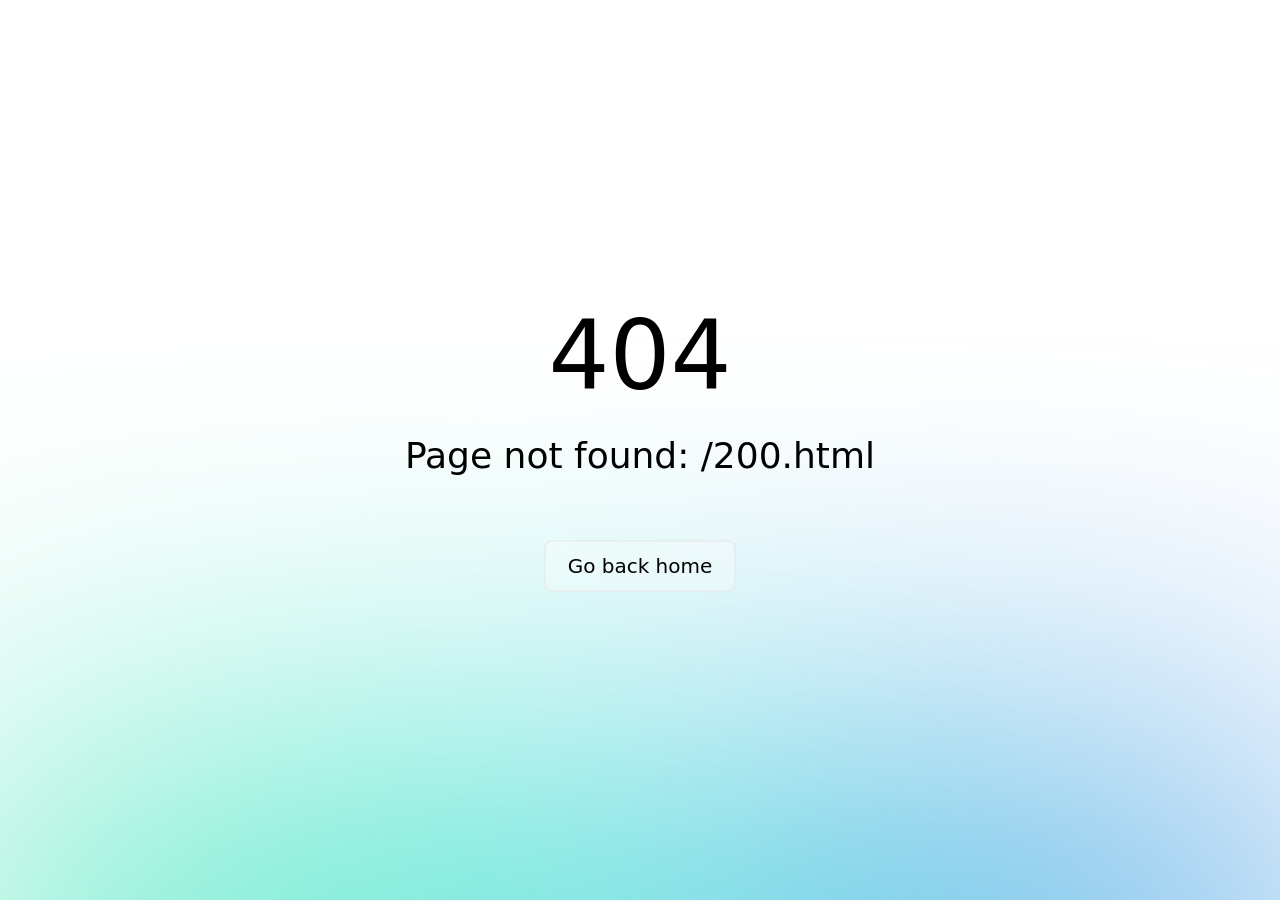
<file: 200.html>
<!DOCTYPE html><html  lang="zh-CN"><head><meta charset="UTF-8">
<meta name="viewport" content="width=device-width, initial-scale=1.0, maximum-scale=1.0, user-scalable=no, viewport-fit=cover">
<style>*,::backdrop,:after,:before{--tw-border-spacing-x:0;--tw-border-spacing-y:0;--tw-translate-x:0;--tw-translate-y:0;--tw-rotate:0;--tw-skew-x:0;--tw-skew-y:0;--tw-scale-x:1;--tw-scale-y:1;--tw-pan-x: ;--tw-pan-y: ;--tw-pinch-zoom: ;--tw-scroll-snap-strictness:proximity;--tw-gradient-from-position: ;--tw-gradient-via-position: ;--tw-gradient-to-position: ;--tw-ordinal: ;--tw-slashed-zero: ;--tw-numeric-figure: ;--tw-numeric-spacing: ;--tw-numeric-fraction: ;--tw-ring-inset: ;--tw-ring-offset-width:0px;--tw-ring-offset-color:#fff;--tw-ring-color:#3b82f680;--tw-ring-offset-shadow:0 0 #0000;--tw-ring-shadow:0 0 #0000;--tw-shadow:0 0 #0000;--tw-shadow-colored:0 0 #0000;--tw-blur: ;--tw-brightness: ;--tw-contrast: ;--tw-grayscale: ;--tw-hue-rotate: ;--tw-invert: ;--tw-saturate: ;--tw-sepia: ;--tw-drop-shadow: ;--tw-backdrop-blur: ;--tw-backdrop-brightness: ;--tw-backdrop-contrast: ;--tw-backdrop-grayscale: ;--tw-backdrop-hue-rotate: ;--tw-backdrop-invert: ;--tw-backdrop-opacity: ;--tw-backdrop-saturate: ;--tw-backdrop-sepia: ;--tw-contain-size: ;--tw-contain-layout: ;--tw-contain-paint: ;--tw-contain-style: }*,:after,:before{border:0 solid #e5e7eb;box-sizing:border-box}:after,:before{--tw-content:""}:host,html{line-height:1.5;-webkit-text-size-adjust:100%;font-family:-apple-system,BlinkMacSystemFont,PingFang SC,Hiragino Sans GB,Microsoft YaHei,Helvetica Neue,Arial,sans-serif;font-feature-settings:normal;font-variation-settings:normal;tab-size:4;-webkit-tap-highlight-color:transparent}body{line-height:inherit;margin:0}hr{border-top-width:1px;color:inherit;height:0}abbr:where([title]){-webkit-text-decoration:underline dotted;text-decoration:underline dotted}h1,h2,h3,h4,h5,h6{font-size:inherit;font-weight:inherit}a{color:inherit;text-decoration:inherit}b,strong{font-weight:bolder}code,kbd,pre,samp{font-family:ui-monospace,SFMono-Regular,Menlo,Monaco,Consolas,Liberation Mono,Courier New,monospace;font-feature-settings:normal;font-size:1em;font-variation-settings:normal}small{font-size:80%}sub,sup{font-size:75%;line-height:0;position:relative;vertical-align:initial}sub{bottom:-.25em}sup{top:-.5em}table{border-collapse:collapse;border-color:inherit;text-indent:0}button,input,optgroup,select,textarea{color:inherit;font-family:inherit;font-feature-settings:inherit;font-size:100%;font-variation-settings:inherit;font-weight:inherit;letter-spacing:inherit;line-height:inherit;margin:0;padding:0}button,select{text-transform:none}button,input:where([type=button]),input:where([type=reset]),input:where([type=submit]){-webkit-appearance:button;background-color:initial;background-image:none}:-moz-focusring{outline:auto}:-moz-ui-invalid{box-shadow:none}progress{vertical-align:initial}::-webkit-inner-spin-button,::-webkit-outer-spin-button{height:auto}[type=search]{-webkit-appearance:textfield;outline-offset:-2px}::-webkit-search-decoration{-webkit-appearance:none}::-webkit-file-upload-button{-webkit-appearance:button;font:inherit}summary{display:list-item}blockquote,dd,dl,figure,h1,h2,h3,h4,h5,h6,hr,p,pre{margin:0}fieldset{margin:0}fieldset,legend{padding:0}menu,ol,ul{list-style:none;margin:0;padding:0}dialog{padding:0}textarea{resize:vertical}input::placeholder,textarea::placeholder{color:#9ca3af;opacity:1}[role=button],button{cursor:pointer}:disabled{cursor:default}audio,canvas,embed,iframe,img,object,svg,video{display:block;vertical-align:middle}img,video{height:auto;max-width:100%}[hidden]:where(:not([hidden=until-found])){display:none}.container{width:100%}@media(min-width:640px){.container{max-width:640px}}@media(min-width:768px){.container{max-width:768px}}@media(min-width:1024px){.container{max-width:1024px}}@media(min-width:1280px){.container{max-width:1280px}}@media(min-width:1536px){.container{max-width:1536px}}.visible{visibility:visible}.collapse{visibility:collapse}.fixed{position:fixed}.absolute{position:absolute}.relative{position:relative}.sticky{position:sticky}.block{display:block}.flex{display:flex}.table{display:table}.grid{display:grid}.hidden{display:none}.flex-shrink{flex-shrink:1}.border-collapse{border-collapse:collapse}.transform{transform:translate(var(--tw-translate-x),var(--tw-translate-y)) rotate(var(--tw-rotate)) skew(var(--tw-skew-x)) skewY(var(--tw-skew-y)) scaleX(var(--tw-scale-x)) scaleY(var(--tw-scale-y))}.flex-wrap{flex-wrap:wrap}.border{border-width:1px}.uppercase{text-transform:uppercase}.italic{font-style:italic}.underline{text-decoration-line:underline}.blur{--tw-blur:blur(8px)}.blur,.filter{filter:var(--tw-blur) var(--tw-brightness) var(--tw-contrast) var(--tw-grayscale) var(--tw-hue-rotate) var(--tw-invert) var(--tw-saturate) var(--tw-sepia) var(--tw-drop-shadow)}.transition{transition-duration:.15s;transition-property:color,background-color,border-color,text-decoration-color,fill,stroke,opacity,box-shadow,transform,filter,backdrop-filter;transition-timing-function:cubic-bezier(.4,0,.2,1)}.ease-in-out{transition-timing-function:cubic-bezier(.4,0,.2,1)}</style>
<style>*,:after,:before{--tw-border-spacing-x:0;--tw-border-spacing-y:0;--tw-translate-x:0;--tw-translate-y:0;--tw-rotate:0;--tw-skew-x:0;--tw-skew-y:0;--tw-scale-x:1;--tw-scale-y:1;--tw-pan-x: ;--tw-pan-y: ;--tw-pinch-zoom: ;--tw-scroll-snap-strictness:proximity;--tw-gradient-from-position: ;--tw-gradient-via-position: ;--tw-gradient-to-position: ;--tw-ordinal: ;--tw-slashed-zero: ;--tw-numeric-figure: ;--tw-numeric-spacing: ;--tw-numeric-fraction: ;--tw-ring-inset: ;--tw-ring-offset-width:0px;--tw-ring-offset-color:#fff;--tw-ring-color:rgba(59,130,246,.5);--tw-ring-offset-shadow:0 0 #0000;--tw-ring-shadow:0 0 #0000;--tw-shadow:0 0 #0000;--tw-shadow-colored:0 0 #0000;--tw-blur: ;--tw-brightness: ;--tw-contrast: ;--tw-grayscale: ;--tw-hue-rotate: ;--tw-invert: ;--tw-saturate: ;--tw-sepia: ;--tw-drop-shadow: ;--tw-backdrop-blur: ;--tw-backdrop-brightness: ;--tw-backdrop-contrast: ;--tw-backdrop-grayscale: ;--tw-backdrop-hue-rotate: ;--tw-backdrop-invert: ;--tw-backdrop-opacity: ;--tw-backdrop-saturate: ;--tw-backdrop-sepia: ;--tw-contain-size: ;--tw-contain-layout: ;--tw-contain-paint: ;--tw-contain-style: }::backdrop{--tw-border-spacing-x:0;--tw-border-spacing-y:0;--tw-translate-x:0;--tw-translate-y:0;--tw-rotate:0;--tw-skew-x:0;--tw-skew-y:0;--tw-scale-x:1;--tw-scale-y:1;--tw-pan-x: ;--tw-pan-y: ;--tw-pinch-zoom: ;--tw-scroll-snap-strictness:proximity;--tw-gradient-from-position: ;--tw-gradient-via-position: ;--tw-gradient-to-position: ;--tw-ordinal: ;--tw-slashed-zero: ;--tw-numeric-figure: ;--tw-numeric-spacing: ;--tw-numeric-fraction: ;--tw-ring-inset: ;--tw-ring-offset-width:0px;--tw-ring-offset-color:#fff;--tw-ring-color:rgba(59,130,246,.5);--tw-ring-offset-shadow:0 0 #0000;--tw-ring-shadow:0 0 #0000;--tw-shadow:0 0 #0000;--tw-shadow-colored:0 0 #0000;--tw-blur: ;--tw-brightness: ;--tw-contrast: ;--tw-grayscale: ;--tw-hue-rotate: ;--tw-invert: ;--tw-saturate: ;--tw-sepia: ;--tw-drop-shadow: ;--tw-backdrop-blur: ;--tw-backdrop-brightness: ;--tw-backdrop-contrast: ;--tw-backdrop-grayscale: ;--tw-backdrop-hue-rotate: ;--tw-backdrop-invert: ;--tw-backdrop-opacity: ;--tw-backdrop-saturate: ;--tw-backdrop-sepia: ;--tw-contain-size: ;--tw-contain-layout: ;--tw-contain-paint: ;--tw-contain-style: }*,:after,:before{border:0 solid #e5e7eb;box-sizing:border-box}:after,:before{--tw-content:""}:host,html{line-height:1.5;-webkit-text-size-adjust:100%;font-family:-apple-system,BlinkMacSystemFont,PingFang SC,Hiragino Sans GB,Microsoft YaHei,Helvetica Neue,Arial,sans-serif;font-feature-settings:normal;font-variation-settings:normal;-moz-tab-size:4;-o-tab-size:4;tab-size:4;-webkit-tap-highlight-color:transparent}body{line-height:inherit;margin:0}hr{border-top-width:1px;color:inherit;height:0}abbr:where([title]){-webkit-text-decoration:underline dotted;text-decoration:underline dotted}h1,h2,h3,h4,h5,h6{font-size:inherit;font-weight:inherit}a{text-decoration:inherit}b,strong{font-weight:bolder}code,kbd,pre,samp{font-family:ui-monospace,SFMono-Regular,Menlo,Monaco,Consolas,Liberation Mono,Courier New,monospace;font-feature-settings:normal;font-size:1em;font-variation-settings:normal}small{font-size:80%}sub,sup{font-size:75%;line-height:0;position:relative;vertical-align:baseline}sub{bottom:-.25em}sup{top:-.5em}table{border-collapse:collapse;border-color:inherit;text-indent:0}button,input,optgroup,select,textarea{color:inherit;font-family:inherit;font-feature-settings:inherit;font-size:100%;font-variation-settings:inherit;font-weight:inherit;letter-spacing:inherit;line-height:inherit;margin:0;padding:0}button,select{text-transform:none}button,input:where([type=button]),input:where([type=reset]),input:where([type=submit]){-webkit-appearance:button;background-color:transparent;background-image:none}:-moz-focusring{outline:auto}:-moz-ui-invalid{box-shadow:none}progress{vertical-align:baseline}::-webkit-inner-spin-button,::-webkit-outer-spin-button{height:auto}[type=search]{-webkit-appearance:textfield;outline-offset:-2px}::-webkit-search-decoration{-webkit-appearance:none}::-webkit-file-upload-button{-webkit-appearance:button;font:inherit}summary{display:list-item}blockquote,dd,dl,figure,h1,h2,h3,h4,h5,h6,hr,p,pre{margin:0}fieldset{margin:0}fieldset,legend{padding:0}menu,ol,ul{list-style:none;margin:0;padding:0}dialog{padding:0}textarea{resize:vertical}input::-moz-placeholder,textarea::-moz-placeholder{color:#9ca3af;opacity:1}input::placeholder,textarea::placeholder{color:#9ca3af;opacity:1}[role=button],button{cursor:pointer}:disabled{cursor:default}audio,canvas,embed,iframe,img,object,svg,video{display:block;vertical-align:middle}img,video{height:auto;max-width:100%}[hidden]:where(:not([hidden=until-found])){display:none}.container{width:100%}@media(min-width:640px){.container{max-width:640px}}@media(min-width:768px){.container{max-width:768px}}@media(min-width:1024px){.container{max-width:1024px}}@media(min-width:1280px){.container{max-width:1280px}}@media(min-width:1536px){.container{max-width:1536px}}.visible{visibility:visible}.collapse{visibility:collapse}.fixed{position:fixed}.absolute{position:absolute}.relative{position:relative}.sticky{position:sticky}.block{display:block}.flex{display:flex}.table{display:table}.grid{display:grid}.hidden{display:none}.flex-shrink{flex-shrink:1}.border-collapse{border-collapse:collapse}.transform{transform:translate(var(--tw-translate-x),var(--tw-translate-y)) rotate(var(--tw-rotate)) skew(var(--tw-skew-x)) skewY(var(--tw-skew-y)) scaleX(var(--tw-scale-x)) scaleY(var(--tw-scale-y))}.flex-wrap{flex-wrap:wrap}.border{border-width:1px}.uppercase{text-transform:uppercase}.italic{font-style:italic}.underline{text-decoration-line:underline}.blur{--tw-blur:blur(8px)}.blur,.filter{filter:var(--tw-blur) var(--tw-brightness) var(--tw-contrast) var(--tw-grayscale) var(--tw-hue-rotate) var(--tw-invert) var(--tw-saturate) var(--tw-sepia) var(--tw-drop-shadow)}.transition{transition-duration:.15s;transition-property:color,background-color,border-color,text-decoration-color,fill,stroke,opacity,box-shadow,transform,filter,backdrop-filter;transition-timing-function:cubic-bezier(.4,0,.2,1)}.ease-in-out{transition-timing-function:cubic-bezier(.4,0,.2,1)}:root{--navy-900:#18133d;--navy-800:#251a5c;--navy-700:#3b2a85;--navy-600:#5b43b5;--navy-100:#ede9fe;--gold-500:#3dd9c4;--gold-400:#5fe4d2;--gold-100:#d4f9f2;--brand-grad:linear-gradient(135deg,#3dd9c4,#8b5cf6);--brand-grad-soft:linear-gradient(135deg,rgba(61,217,196,.12),rgba(139,92,246,.12));--red-500:#dc2626;--red-100:#fee2e2;--orange-500:#ea8a1f;--yellow-500:#f5c518;--green-500:#10b981;--gray-900:#0f172a;--gray-700:#334155;--gray-500:#64748b;--gray-300:#cbd5e1;--gray-200:#e2e8f0;--gray-100:#f1f5f9;--gray-50:#f8fafc;--white:#fff}*{box-sizing:border-box;margin:0;padding:0}body,html{background:var(--white);color:var(--gray-900);font-family:-apple-system,BlinkMacSystemFont,PingFang SC,Hiragino Sans GB,Microsoft YaHei,Helvetica Neue,Arial,sans-serif;font-size:16px;line-height:1.6;-webkit-font-smoothing:antialiased;-moz-osx-font-smoothing:grayscale}img{display:block;max-width:100%}a{color:inherit;text-decoration:none}ul{list-style:none}.container{margin:0 auto;max-width:1240px;padding:0 32px}.btn-ghost,.btn-gold,.btn-primary,.btn-secondary{align-items:center;border:none;border-radius:10px;cursor:pointer;display:inline-flex;font-size:15px;font-weight:600;gap:8px;justify-content:center;padding:12px 24px;transition:all .25s ease;white-space:nowrap}.btn-primary{background:linear-gradient(135deg,var(--navy-800) 0,var(--navy-700) 100%);box-shadow:0 4px 14px #251a5c40;color:#fff}.btn-primary:hover{box-shadow:0 8px 22px #251a5c59;transform:translateY(-2px)}.btn-gold{background:linear-gradient(135deg,var(--gold-500) 0,var(--gold-400) 100%);box-shadow:0 4px 14px #3dd9c459;color:var(--navy-900)}.btn-gold:hover{box-shadow:0 8px 22px #3dd9c473;transform:translateY(-2px)}.btn-secondary{background:#fff;border:1.5px solid var(--gray-200);color:var(--navy-800)}.btn-secondary:hover{border-color:var(--navy-800);transform:translateY(-2px)}.btn-ghost{background:transparent;color:var(--gray-700);padding:8px 16px}.btn-ghost:hover{color:var(--navy-800)}.btn-lg{border-radius:12px;font-size:16px;padding:16px 32px}.btn-xl{border-radius:14px;font-size:18px;padding:20px 44px}.btn-block{width:100%}.btn-arrow{font-size:18px;transition:transform .2s}.btn-gold:hover .btn-arrow,.btn-primary:hover .btn-arrow{transform:translate(4px)}.nav{-webkit-backdrop-filter:blur(12px);backdrop-filter:blur(12px);background:#fffffff2;border-bottom:1px solid var(--gray-200);position:sticky;top:0;z-index:100}.nav-inner{align-items:center;display:flex;height:72px;justify-content:space-between}.nav-links{display:flex;gap:36px}.nav-links a{color:var(--gray-700);font-size:15px;font-weight:500;transition:color .2s}.nav-links a:hover{color:var(--navy-800)}.nav-links a.active{color:#251a5c;font-weight:700}.nav-cta{align-items:center;display:flex;gap:12px}.section-head{margin:0 auto 60px;max-width:760px;text-align:center}.section-title{color:var(--navy-900);font-size:42px;font-weight:800;letter-spacing:-.5px;line-height:1.25;margin-bottom:16px}.title-gold{color:var(--gold-500)}.section-sub{color:var(--gray-500);font-size:17px;line-height:1.7}.sub-hero{background:radial-gradient(ellipse 600px 400px at 80% 30%,rgba(61,217,196,.1),transparent),linear-gradient(180deg,#fafbff,#f4f6fd);padding:80px 0 60px;text-align:center}.sub-hero-title{color:var(--navy-900);font-size:52px;font-weight:800;letter-spacing:-1px;line-height:1.2;margin-bottom:20px;margin-left:auto;margin-right:auto;max-width:880px}.sub-hero-title span{color:var(--gold-500)}.sub-hero-sub{color:var(--gray-500);font-size:18px;line-height:1.7;margin:0 auto 32px;max-width:680px}.sub-hero-cta{display:flex;gap:14px;justify-content:center}@media(max-width:1024px){.section-title,.sub-hero-title{font-size:34px}.container{padding:0 20px}}@media(max-width:640px){.section-title,.sub-hero-title{font-size:26px}.btn-lg,.btn-xl{font-size:15px;padding:14px 24px}.cookie-inner{flex-direction:column;gap:16px}}</style>
<style>.cookie-banner[data-v-6292ad33]{background:var(--navy-900);border:1px solid rgba(61,217,196,.2);border-radius:14px;bottom:16px;box-shadow:0 20px 50px #0000004d;color:#fff;display:none;left:16px;margin:0 auto;max-width:1180px;padding:16px 24px;position:fixed;right:16px;z-index:999}.cookie-banner.show[data-v-6292ad33]{display:block}.cookie-inner[data-v-6292ad33]{align-items:center;display:flex;gap:24px;justify-content:space-between;max-width:none;padding:0}.cookie-text[data-v-6292ad33]{color:#ffffffd9;font-size:13.5px;line-height:1.6}.cookie-text strong[data-v-6292ad33]{color:var(--gold-400);margin-right:8px}.cookie-text a[data-v-6292ad33]{color:var(--gold-400);text-decoration:underline}.cookie-actions[data-v-6292ad33]{display:flex;flex-shrink:0;gap:10px}.cookie-btn[data-v-6292ad33]{background:transparent;border:1px solid hsla(0,0%,100%,.2);border-radius:8px;color:#fff;cursor:pointer;font-size:13px;font-weight:600;padding:8px 18px;transition:all .2s}.cookie-btn-primary[data-v-6292ad33]{background:var(--brand-grad);border:none;color:var(--navy-900)}.cookie-btn-ghost[data-v-6292ad33]:hover{background:#ffffff1a}@media(max-width:768px){.cookie-banner[data-v-6292ad33]{border-radius:14px 14px 0 0;bottom:0;left:0;padding:16px;right:0}.cookie-inner[data-v-6292ad33]{flex-direction:column;gap:16px;text-align:center}}</style>
<link rel="modulepreload" as="script" crossorigin href="/_nuxt/DHElRL44.js">
<script type="module" src="/_nuxt/DHElRL44.js" crossorigin></script>
<meta name="referrer" content="strict-origin-when-cross-origin">
<meta http-equiv="X-Content-Type-Options" content="nosniff">
<meta name="format-detection" content="telephone=no">
<meta name="apple-mobile-web-app-capable" content="yes">
<meta name="apple-mobile-web-app-status-bar-style" content="black-translucent">
<link rel="icon" type="image/x-icon" href="/favicon.ico"></head><body><div id="__nuxt"></div><div id="teleports"></div><script>window.__NUXT__={};window.__NUXT__.config={public:{},app:{baseURL:"/",buildId:"44bab47d-7680-43de-b642-35fe1ce26671",buildAssetsDir:"/_nuxt/",cdnURL:""}}</script>
<script type="application/json" data-nuxt-data="nuxt-app" data-ssr="false" id="__NUXT_DATA__">[{"prerenderedAt":1,"serverRendered":2},1778924089658,false]</script></body></html>
</file>
<file: _nuxt/TrustStripSection.iQtY680K.css>
.trust[data-v-5c6d22c2]{background:#fff;padding:100px 0}.pillar-grid[data-v-5c6d22c2]{display:grid;gap:24px;grid-template-columns:repeat(3,1fr)}.pillar[data-v-5c6d22c2]{background:var(--gray-50);border:1.5px solid var(--gray-200);border-radius:18px;padding:36px 32px;transition:all .3s}.pillar[data-v-5c6d22c2]:hover{border-color:var(--navy-800);box-shadow:0 20px 40px #251a5c1a;transform:translateY(-6px)}.pillar-featured[data-v-5c6d22c2]{background:linear-gradient(135deg,var(--navy-900),var(--navy-700));border-color:var(--gold-500);color:#fff}.pillar-num[data-v-5c6d22c2]{color:var(--gold-500);font-size:13px;font-weight:700;letter-spacing:2px;margin-bottom:16px}.pillar-icon[data-v-5c6d22c2]{color:var(--navy-800);height:64px;margin-bottom:20px;width:64px}.pillar-featured .pillar-icon[data-v-5c6d22c2]{color:var(--gold-400)}.pillar h3[data-v-5c6d22c2]{color:var(--navy-900);font-size:22px;font-weight:700;margin-bottom:12px}.pillar-featured h3[data-v-5c6d22c2]{color:#fff}.pillar p[data-v-5c6d22c2]{color:var(--gray-500);font-size:15px;line-height:1.7;margin-bottom:24px}.pillar-featured p[data-v-5c6d22c2]{color:#ffffffbf}.pillar-stats[data-v-5c6d22c2]{border-top:1px solid var(--gray-200);display:flex;gap:24px;padding-top:20px}.pillar-featured .pillar-stats[data-v-5c6d22c2]{border-top-color:#ffffff26}.pillar-stats>div[data-v-5c6d22c2]{display:flex;flex-direction:column;gap:4px}.pillar-stats strong[data-v-5c6d22c2]{color:var(--navy-900);font-size:18px;font-weight:800}.pillar-featured .pillar-stats strong[data-v-5c6d22c2]{color:var(--gold-400)}.pillar-stats span[data-v-5c6d22c2]{color:var(--gray-500);font-size:12px}.pillar-featured .pillar-stats span[data-v-5c6d22c2]{color:#fff9}@media(max-width:1024px){.pillar-grid[data-v-5c6d22c2]{grid-template-columns:repeat(2,1fr)}}@media(max-width:640px){.pillar-grid[data-v-5c6d22c2]{grid-template-columns:1fr}}.trust-strip[data-v-8d8754e4]{background:radial-gradient(ellipse 600px 400px at 50% 0,rgba(61,217,196,.06),transparent),#fff;padding:100px 0;position:relative}.ts-grid[data-v-8d8754e4]{display:grid;gap:20px;grid-template-columns:repeat(3,1fr);margin-bottom:40px}.ts-card[data-v-8d8754e4]{background:#fff;border:1.5px solid var(--gray-200);border-radius:16px;overflow:hidden;padding:28px 24px;position:relative;transition:all .3s}.ts-card[data-v-8d8754e4]:before{background:var(--brand-grad);content:"";height:100%;left:0;opacity:0;position:absolute;top:0;transition:opacity .3s;width:4px}.ts-card[data-v-8d8754e4]:hover{border-color:var(--gold-500);box-shadow:0 16px 32px #251a5c14;transform:translateY(-4px)}.ts-card[data-v-8d8754e4]:hover:before{opacity:1}.ts-icon[data-v-8d8754e4]{align-items:center;background:var(--brand-grad-soft);border-radius:12px;display:flex;font-size:22px;height:48px;justify-content:center;margin-bottom:18px;width:48px}.ts-card h4[data-v-8d8754e4]{color:var(--navy-900);font-size:17px;font-weight:700;margin-bottom:8px}.ts-card p[data-v-8d8754e4]{color:var(--gray-500);font-size:13.5px;line-height:1.6}.ts-cta[data-v-8d8754e4]{text-align:center}@media(max-width:1024px){.ts-grid[data-v-8d8754e4]{grid-template-columns:repeat(2,1fr)}}@media(max-width:640px){.ts-grid[data-v-8d8754e4]{grid-template-columns:1fr}}
</file>
<file: _nuxt/PricingSection.DB1yLpWV.css>
.pricing[data-v-aac2baff]{background:#fff;padding:100px 0}.price-grid[data-v-aac2baff]{display:grid;gap:20px;grid-template-columns:repeat(3,1fr)}.price-card[data-v-aac2baff]{background:#fff;border:1.5px solid var(--gray-200);border-radius:16px;padding:36px 28px;position:relative;transition:all .3s}.price-card[data-v-aac2baff]:hover{border-color:var(--navy-800);box-shadow:0 20px 40px #251a5c1a;transform:translateY(-6px)}.price-card-free[data-v-aac2baff]{background:linear-gradient(180deg,#fbf3e0,#fff);border-color:var(--gold-500)}.price-card-popular[data-v-aac2baff]{background:linear-gradient(180deg,var(--navy-900),var(--navy-700));border-color:var(--gold-500);color:#fff;transform:scale(1.02)}.price-card-popular[data-v-aac2baff]:hover{transform:scale(1.02) translateY(-6px)}.price-popular-tag[data-v-aac2baff]{background:var(--gold-500);border-radius:999px;color:var(--navy-900);font-size:12px;font-weight:700;left:50%;padding:4px 14px;position:absolute;top:-12px;transform:translate(-50%);white-space:nowrap}.price-card-enterprise[data-v-aac2baff]{background:linear-gradient(180deg,var(--gray-900),var(--navy-900));border-color:var(--gold-500);color:#fff}.price-tier[data-v-aac2baff]{color:var(--gray-500);font-size:15px;font-weight:600;margin-bottom:12px}.price-card-enterprise .price-tier[data-v-aac2baff],.price-card-popular .price-tier[data-v-aac2baff]{color:var(--gold-400)}.price-amount[data-v-aac2baff]{color:var(--navy-900);font-size:38px;font-weight:800;line-height:1;margin-bottom:6px}.price-card-enterprise .price-amount[data-v-aac2baff],.price-card-popular .price-amount[data-v-aac2baff]{color:#fff}.price-amount em[data-v-aac2baff]{color:var(--gray-500);font-size:15px;font-style:normal;font-weight:500}.price-card-enterprise .price-amount em[data-v-aac2baff],.price-card-popular .price-amount em[data-v-aac2baff]{color:#fff9}.price-desc[data-v-aac2baff]{border-bottom:1px solid var(--gray-200);color:var(--gray-500);font-size:13px;margin-bottom:24px;padding-bottom:24px}.price-card-enterprise .price-desc[data-v-aac2baff],.price-card-popular .price-desc[data-v-aac2baff]{border-bottom-color:#ffffff26;color:#ffffffa6}.price-features[data-v-aac2baff]{display:flex;flex-direction:column;gap:10px;margin-bottom:28px;min-height:160px}.price-features li[data-v-aac2baff]{color:var(--gray-700);font-size:14px}.price-card-enterprise .price-features li[data-v-aac2baff],.price-card-popular .price-features li[data-v-aac2baff]{color:#ffffffd9}.price-features li.dim[data-v-aac2baff]{color:var(--gray-300);font-style:italic}@media(max-width:1024px){.price-grid[data-v-aac2baff]{grid-template-columns:repeat(2,1fr)}}@media(max-width:640px){.price-grid[data-v-aac2baff]{grid-template-columns:1fr}}
</file>
<file: _nuxt/FinalCtaSection.CKxeoguX.css>
.final-cta[data-v-75471b98]{background:radial-gradient(ellipse 800px 400px at 50% 100%,rgba(61,217,196,.12),transparent),linear-gradient(180deg,#f4f6fd,#fff);padding:120px 0;text-align:center}.final-title[data-v-75471b98]{color:var(--navy-900);font-size:44px;font-weight:800;letter-spacing:-.5px;line-height:1.4;margin-bottom:40px}.final-title .hook[data-v-75471b98]{background:var(--navy-900);border-radius:999px;color:var(--gold-400);display:inline-block;font-size:18px;font-weight:600;letter-spacing:1px;margin-bottom:24px;padding:8px 20px}.final-buttons[data-v-75471b98]{margin-bottom:16px}.final-note[data-v-75471b98]{color:var(--gray-500);font-size:14px}@media(max-width:640px){.final-title[data-v-75471b98]{font-size:28px}.final-title .hook[data-v-75471b98]{font-size:14px}}
</file>
